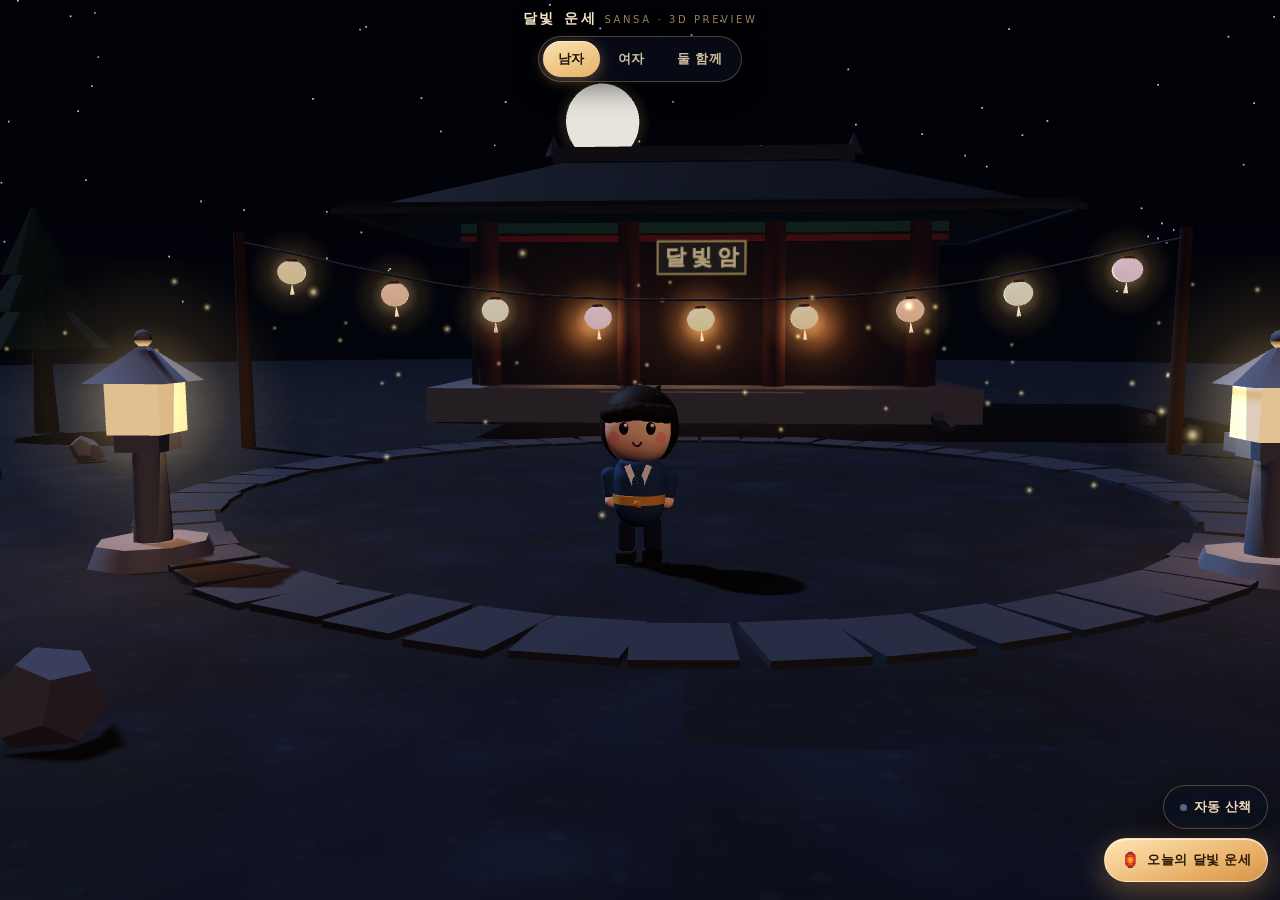
<file: index.html>
<!DOCTYPE html>
<html lang="ko">
<head>
<meta charset="utf-8" />
<meta name="viewport" content="width=device-width, initial-scale=1, maximum-scale=1, user-scalable=no, viewport-fit=cover" />
<meta name="theme-color" content="#070b18" />
<meta name="description" content="달빛 운세 — 고요한 산사 마당에서 남녀 캐릭터가 걷는 3D 미리보기" />
<title>🏮 달빛 운세 · 산사 마당 (3D 미리보기)</title>
<link rel="icon" href="data:image/svg+xml,%3Csvg xmlns='http://www.w3.org/2000/svg' viewBox='0 0 100 100'%3E%3Ctext y='.9em' font-size='90'%3E%F0%9F%8F%AE%3C/text%3E%3C/svg%3E" />
<style>
  :root{
    --gold:#f6d08a;
    --gold-deep:#e0a95f;
    --ink:#0a0f1e;
    --glass:rgba(12,17,32,.62);
    --line:rgba(246,208,138,.28);
  }
  *{box-sizing:border-box;-webkit-tap-highlight-color:transparent}
  html,body{height:100%;margin:0;overflow:hidden;background:#070b18;
    font-family:-apple-system,BlinkMacSystemFont,"Apple SD Gothic Neo","Malgun Gothic","Noto Sans KR",system-ui,sans-serif;
    color:#f2e8d5;user-select:none;-webkit-user-select:none;touch-action:none}
  #app{position:fixed;inset:0}
  canvas{display:block;width:100%;height:100%;outline:none}

  /* ── 로딩 ── */
  #loader{position:fixed;inset:0;display:flex;flex-direction:column;align-items:center;justify-content:center;
    gap:18px;background:radial-gradient(circle at 50% 35%,#1a2544 0%,#070b18 70%);z-index:60;transition:opacity .8s ease}
  #loader.hide{opacity:0;pointer-events:none}
  #loader .moon{width:74px;height:74px;border-radius:50%;
    background:radial-gradient(circle at 38% 34%,#fffdf2,#ffe9b8 55%,#e8c88a);
    box-shadow:0 0 40px 14px rgba(255,229,170,.35),0 0 120px 40px rgba(150,180,255,.18);
    animation:breathe 3.2s ease-in-out infinite}
  @keyframes breathe{0%,100%{transform:scale(1);opacity:.95}50%{transform:scale(1.06);opacity:1}}
  #loader p{margin:0;font-size:14px;letter-spacing:.22em;color:#d9c7a1}
  #loader small{font-size:11px;color:#7f8aa8;letter-spacing:.1em}

  /* ── 상단 바 ── */
  .topbar{position:fixed;top:0;left:0;right:0;padding:calc(10px + env(safe-area-inset-top)) 12px 0;
    display:flex;flex-direction:column;align-items:center;gap:8px;z-index:20;pointer-events:none}
  .brand{display:flex;align-items:baseline;gap:7px;font-size:14px;letter-spacing:.14em;
    color:#f7e7c6;text-shadow:0 2px 12px rgba(0,0,0,.7)}
  .brand b{font-weight:700;letter-spacing:.2em}
  .brand span{font-size:10px;letter-spacing:.26em;color:rgba(246,208,138,.62)}
  .seg{display:flex;gap:3px;padding:4px;border-radius:999px;background:var(--glass);
    border:1px solid var(--line);backdrop-filter:blur(14px);-webkit-backdrop-filter:blur(14px);
    box-shadow:0 8px 26px rgba(0,0,0,.45);pointer-events:auto}
  .seg button{appearance:none;border:0;background:transparent;color:#cdbf9f;font:inherit;font-size:13px;
    font-weight:600;letter-spacing:.02em;padding:9px 15px;border-radius:999px;cursor:pointer;
    transition:background .25s,color .25s,transform .12s;min-height:36px}
  .seg button:active{transform:scale(.96)}
  .seg button.on{background:linear-gradient(160deg,#fbe3b0,#e6b169);color:#241708;
    box-shadow:0 3px 14px rgba(240,180,106,.4),inset 0 1px 0 rgba(255,255,255,.6)}

  /* ── 우측 버튼 ── */
  .actions{position:fixed;right:12px;bottom:calc(18px + env(safe-area-inset-bottom));
    display:flex;flex-direction:column;align-items:flex-end;gap:9px;z-index:20}
  .pill{appearance:none;display:flex;align-items:center;gap:7px;border-radius:999px;
    padding:11px 16px;font:inherit;font-size:13px;font-weight:600;cursor:pointer;
    background:var(--glass);border:1px solid var(--line);color:#f0dcb8;
    backdrop-filter:blur(14px);-webkit-backdrop-filter:blur(14px);
    box-shadow:0 8px 24px rgba(0,0,0,.42);transition:transform .12s,background .25s;min-height:44px}
  .pill:active{transform:scale(.96)}
  .pill .dot{width:7px;height:7px;border-radius:50%;background:#5b6480;box-shadow:0 0 0 0 rgba(255,190,110,.5)}
  .pill.on{background:linear-gradient(160deg,rgba(120,90,40,.85),rgba(60,45,25,.85));
    border-color:rgba(255,206,128,.55);color:#ffe8bf}
  .pill.on .dot{background:#ffc271;box-shadow:0 0 10px 2px rgba(255,183,102,.75);animation:pulse 1.8s infinite}
  @keyframes pulse{50%{opacity:.45}}
  .pill.gold{background:linear-gradient(160deg,#ffe6b6,#e7ad62 70%,#d4934b);color:#2a1a07;
    border-color:rgba(255,238,205,.7);font-weight:800;letter-spacing:.03em;
    box-shadow:0 10px 30px rgba(226,160,80,.38),inset 0 1px 0 rgba(255,255,255,.65)}
  .pill.gold .ic{font-size:15px}

  /* ── 스틱 ── */
  #stick{position:fixed;left:16px;bottom:calc(20px + env(safe-area-inset-bottom));
    width:112px;height:112px;border-radius:50%;z-index:19;display:none;
    background:radial-gradient(circle,rgba(20,28,48,.55),rgba(10,14,26,.35));
    border:1px solid rgba(246,208,138,.22);backdrop-filter:blur(6px);
    touch-action:none;transition:opacity .3s}
  #stick.show{display:block}
  #stick .knob{position:absolute;left:50%;top:50%;width:48px;height:48px;margin:-24px 0 0 -24px;border-radius:50%;
    background:radial-gradient(circle at 38% 34%,#ffeccb,#d9a865);border:1px solid rgba(255,241,214,.6);
    box-shadow:0 6px 18px rgba(0,0,0,.5),0 0 22px rgba(240,190,120,.25);
    transition:transform .08s ease-out;pointer-events:none}
  #stick .lab{position:absolute;left:0;right:0;bottom:-19px;text-align:center;font-size:10px;
    letter-spacing:.14em;color:rgba(230,213,180,.5)}

  /* ── 힌트 ── */
  .hint{position:fixed;left:50%;top:calc(92px + env(safe-area-inset-top));transform:translateX(-50%);
    z-index:18;font-size:11px;letter-spacing:.02em;color:rgba(233,219,192,.62);
    background:rgba(8,12,24,.5);border:1px solid rgba(246,208,138,.13);border-radius:999px;
    padding:7px 14px;backdrop-filter:blur(8px);white-space:nowrap;pointer-events:none;
    transition:opacity .6s;max-width:90vw;overflow:hidden;text-overflow:ellipsis}
  .hint b{color:rgba(255,222,168,.9);font-weight:600}
  .hint.dim{opacity:0}

  /* ── 운세 모달 ── */
  .modal{position:fixed;inset:0;z-index:40;display:flex;align-items:center;justify-content:center;
    padding:18px;background:rgba(4,7,14,.62);backdrop-filter:blur(7px);-webkit-backdrop-filter:blur(7px);
    opacity:0;visibility:hidden;pointer-events:none;transition:opacity .35s,visibility .35s}
  .modal.open{opacity:1;visibility:visible;pointer-events:auto}
  .sheet{width:100%;max-width:390px;max-height:calc(100dvh - 36px);overflow-y:auto;overscroll-behavior:contain;
    border-radius:22px;padding:18px 16px calc(16px + env(safe-area-inset-bottom));
    background:linear-gradient(180deg,rgba(26,32,52,.97),rgba(11,15,27,.98));
    border:1px solid rgba(246,208,138,.3);box-shadow:0 26px 70px rgba(0,0,0,.65),inset 0 1px 0 rgba(255,255,255,.06);
    transform:translateY(16px) scale(.97);transition:transform .38s cubic-bezier(.2,.9,.25,1);touch-action:pan-y}
  .modal.open .sheet{transform:none}
  .sheet h2{margin:0;font-size:16px;letter-spacing:.1em;color:#ffe6b8;font-weight:700;text-align:center}
  .sheet .sub{margin:5px 0 14px;text-align:center;font-size:11px;letter-spacing:.16em;color:rgba(214,199,168,.55)}
  .zoo{display:grid;grid-template-columns:repeat(4,1fr);gap:7px}
  .zoo button{appearance:none;font:inherit;cursor:pointer;border-radius:13px;padding:9px 2px 8px;
    background:rgba(255,255,255,.045);border:1px solid rgba(246,208,138,.16);color:#e7d9bb;
    display:flex;flex-direction:column;align-items:center;gap:3px;transition:.2s}
  .zoo button:active{transform:scale(.95)}
  .zoo button .e{font-size:21px;line-height:1}
  .zoo button .n{font-size:11px;letter-spacing:.02em;color:#c9bb9d}
  .zoo button:hover{border-color:rgba(246,208,138,.5);background:rgba(255,215,150,.09)}

  .card{margin-top:12px;border-radius:18px;padding:20px 18px 18px;position:relative;overflow:hidden;
    background:linear-gradient(158deg,#fbf1d8,#f0dfb9 55%,#e6cfa2);color:#2a2114;
    box-shadow:0 16px 40px rgba(0,0,0,.5),inset 0 0 0 1px rgba(255,255,255,.6);display:none}
  .card.show{display:block;animation:cardIn .55s cubic-bezier(.2,.9,.25,1)}
  @keyframes cardIn{from{opacity:0;transform:translateY(14px) rotateX(8deg)}to{opacity:1;transform:none}}
  .card::after{content:"";position:absolute;inset:6px;border:1px solid rgba(120,88,40,.28);border-radius:13px;pointer-events:none}
  .card .moonmark{position:absolute;right:-16px;top:-18px;width:96px;height:96px;border-radius:50%;
    background:radial-gradient(circle at 40% 36%,rgba(255,250,230,.95),rgba(246,206,140,.35) 60%,transparent 70%)}
  .card .zodiac{font-size:33px;line-height:1;filter:drop-shadow(0 3px 5px rgba(120,80,30,.25))}
  .card .zname{font-size:13px;letter-spacing:.18em;color:#7a5a28;margin-top:6px;font-weight:700}
  .card .date{font-size:10px;letter-spacing:.14em;color:#9a7c4a;margin-top:2px}
  .card .line{font-size:16px;line-height:1.65;margin:14px 0 0;font-weight:700;letter-spacing:-.01em;word-break:keep-all}
  .card .advice{font-size:12px;line-height:1.7;margin:10px 0 0;color:#5b4a30;word-break:keep-all}
  .card .meta{display:flex;gap:8px;margin-top:15px;padding-top:12px;border-top:1px dashed rgba(120,88,40,.3);font-size:11px;color:#6b562f}
  .card .meta span{flex:1}
  .card .meta b{display:block;font-size:12px;color:#3a2c15;margin-top:2px;font-weight:700}
  .sheet .row{display:flex;gap:8px;margin-top:14px}
  .sheet .row button{flex:1;appearance:none;font:inherit;font-size:13px;font-weight:700;cursor:pointer;
    border-radius:12px;padding:12px;min-height:44px;transition:.15s}
  .sheet .row button:active{transform:scale(.97)}
  .btn-ghost{background:rgba(255,255,255,.06);border:1px solid rgba(246,208,138,.25);color:#e9d8b6}
  .btn-primary{background:linear-gradient(160deg,#ffe4b0,#e3a95d);border:1px solid rgba(255,240,210,.6);color:#2a1a07}

  .toast{position:fixed;left:50%;top:calc(132px + env(safe-area-inset-top));transform:translate(-50%,-8px);
    z-index:30;padding:9px 16px;border-radius:999px;font-size:12px;letter-spacing:.04em;
    background:rgba(18,24,42,.9);border:1px solid rgba(246,208,138,.3);color:#ffe6b8;
    opacity:0;transition:.35s;pointer-events:none;white-space:nowrap}
  .toast.show{opacity:1;transform:translate(-50%,0)}

  @media (max-height:560px){
    .brand{display:none}
    #stick{width:96px;height:96px}
  }
  @media (max-width:360px){
    .seg button{padding:9px 11px;font-size:12px}
    .pill{padding:10px 13px;font-size:12px}
  }
</style>
</head>
<body>
<div id="app"></div>

<div id="loader">
  <div class="moon"></div>
  <p>달빛을 밝히는 중</p>
  <small>산사 마당 · 3D 미리보기</small>
</div>

<div class="topbar">
  <div class="brand"><b>달빛 운세</b><span>SANSA · 3D PREVIEW</span></div>
  <div class="seg" id="seg">
    <button data-mode="boy" class="on">남자</button>
    <button data-mode="girl">여자</button>
    <button data-mode="both">둘 함께</button>
  </div>
</div>

<div class="actions">
  <button class="pill" id="strollBtn"><span class="dot"></span><span>자동 산책</span></button>
  <button class="pill gold" id="fortuneBtn"><span class="ic">🏮</span><span>오늘의 달빛 운세</span></button>
</div>

<div id="stick"><div class="knob"></div><div class="lab">이동</div></div>
<div class="hint" id="hint"><b>바닥</b>을 눌러 걸어가기 · <b>드래그</b>로 시점 · <b>WASD</b></div>
<div class="toast" id="toast"></div>

<div class="modal" id="modal">
  <div class="sheet" id="sheet">
    <h2>🏮 오늘의 달빛 운세</h2>
    <div class="sub" id="modalSub">띠를 고르면 달빛이 한 줄을 건넵니다</div>
    <div class="zoo" id="zoo"></div>
    <div class="card" id="card">
      <div class="moonmark"></div>
      <div class="zodiac" id="cZodiac">🐭</div>
      <div class="zname" id="cName">쥐띠</div>
      <div class="date" id="cDate"></div>
      <p class="line" id="cLine"></p>
      <p class="advice" id="cAdvice"></p>
      <div class="meta">
        <span>행운의 색<b id="cColor">은빛</b></span>
        <span>행운의 숫자<b id="cNum">7</b></span>
        <span>달빛 기운<b id="cPower">★★★☆☆</b></span>
      </div>
    </div>
    <div class="row">
      <button class="btn-ghost" id="closeBtn">닫기</button>
      <button class="btn-primary" id="againBtn">다시 뽑기</button>
    </div>
  </div>
</div>

<script type="module" src="./app.js?v=19"></script>
</body>
</html>
</file>
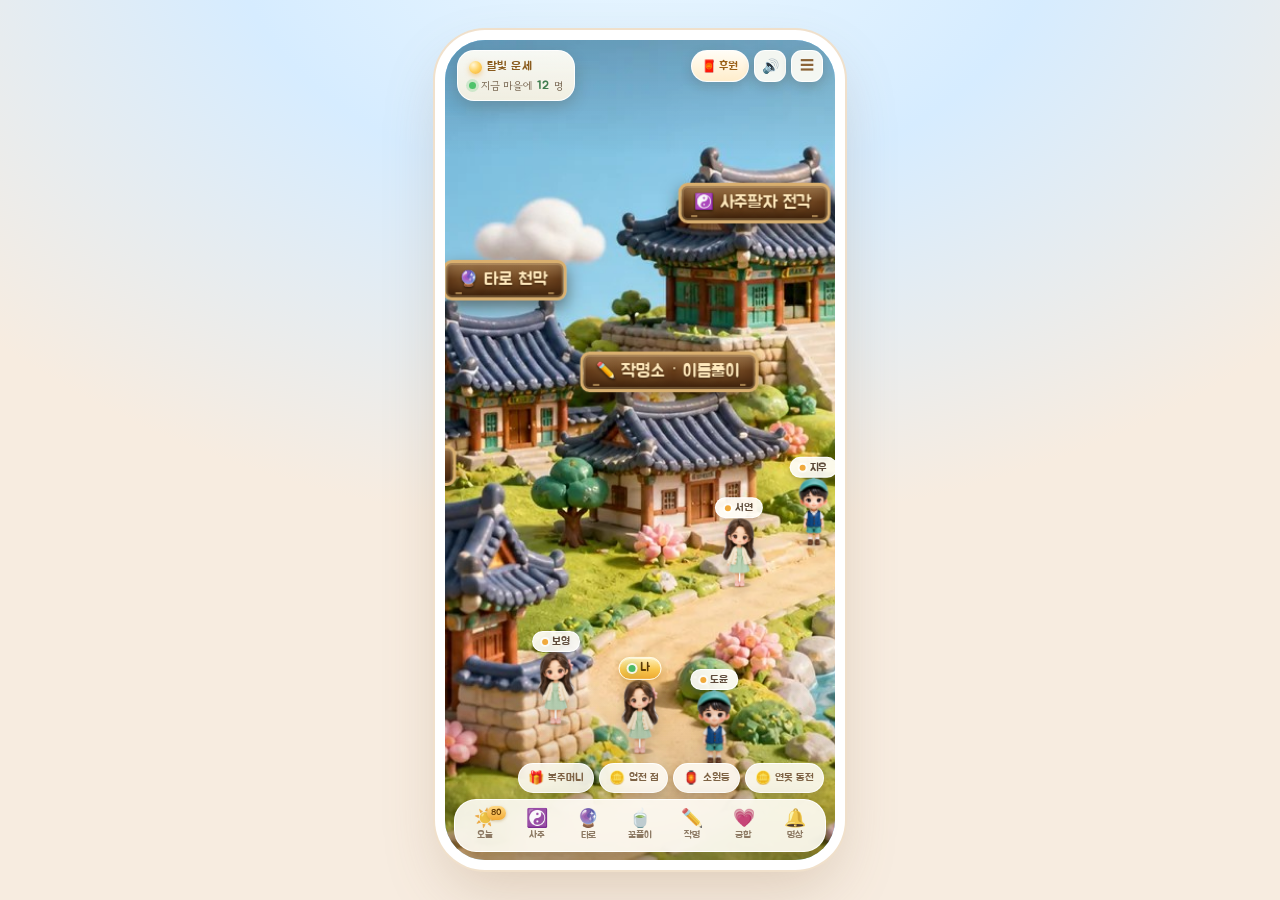
<file: app/index.html>
<!DOCTYPE html>
<html lang="ko">
<head>
<meta charset="utf-8">
<meta name="viewport" content="width=device-width, initial-scale=1, viewport-fit=cover, maximum-scale=1">
<meta name="theme-color" content="#bfe6ff">
<meta name="description" content="달빛 운세 마을 — 3D 마을을 걸어 다니며 오늘의 운세·사주·타로·궁합·작명·꿈풀이·명상까지 전부 무료. 마음이 닿으면 자율 복채로 마을을 가꿔 주세요.">
<meta name="apple-mobile-web-app-capable" content="yes">
<meta name="apple-mobile-web-app-status-bar-style" content="black-translucent">
<meta name="apple-mobile-web-app-title" content="달빛 운세">
<title>달빛 운세 마을 · 사주 · 타로 · 궁합 · 작명 · 꿈풀이</title>
<link rel="manifest" href="manifest.json">
<link rel="apple-touch-icon" href="assets/img/app-icon.png">
<link rel="stylesheet" href="assets/fonts/fonts.css">
<link rel="stylesheet" href="assets/css/app.css">
<link rel="stylesheet" href="assets/css/world.css">
<link rel="stylesheet" href="assets/css/saju-qa.css">
<link rel="stylesheet" href="assets/css/yard-games.css">
</head>
<body>
<div id="device">

  <!-- ============ 풀스크린 3D 마을 ============ -->
  <div class="world" id="world" aria-label="달빛 운세 마을">
    <div class="stage" id="stage">
      <img class="vbg" src="assets/img/village-bg-clay.jpg" alt="달빛 운세 마을 — 3D 클레이 마을">
      <div class="booths" id="booths"></div>
      <div class="actors" id="actors"></div>
    </div>
    <!-- 배경 하늘로 은은하게 떠오르는 풍등 (장식 · 클릭을 가로막지 않는다) -->
    <div class="sky-lanterns" id="skyLanterns" aria-hidden="true">
      <span class="sl" style="--x:8%;--b:38%;--w:26px;--d:44s;--dl:-6s;--o:.9"><i style="--sw:9px;--sd:6.4s"></i></span>
      <span class="sl" style="--x:21%;--b:46%;--w:23px;--d:53s;--dl:-31s;--o:.78"><i style="--sw:7px;--sd:7.8s"></i></span>
      <span class="sl" style="--x:35%;--b:34%;--w:30px;--d:40s;--dl:-17s;--o:.95"><i style="--sw:11px;--sd:5.6s"></i></span>
      <span class="sl" style="--x:51%;--b:43%;--w:23px;--d:48s;--dl:-39s;--o:.82"><i style="--sw:8px;--sd:7.0s"></i></span>
      <span class="sl" style="--x:65%;--b:36%;--w:28px;--d:42s;--dl:-12s;--o:.92"><i style="--sw:10px;--sd:6.0s"></i></span>
      <span class="sl" style="--x:79%;--b:47%;--w:18px;--d:56s;--dl:-44s;--o:.75"><i style="--sw:6px;--sd:8.4s"></i></span>
      <span class="sl" style="--x:92%;--b:40%;--w:24px;--d:46s;--dl:-25s;--o:.86"><i style="--sw:9px;--sd:7.2s"></i></span>
    </div>
    <div class="fx" id="fx"></div>
    <div class="world-labels" id="worldLabels"></div>
  </div>

  <!-- ============ 상단 HUD ============ -->
  <header class="hud-top">
    <div class="hud-left">
      <div class="hud-card" id="hudCard">
        <div class="hud-brand"><span class="dot"></span>달빛 운세</div>
        <button class="hud-count" id="hudCount" type="button" aria-label="지금 마을에 있는 사람 보기">
          <span class="live"></span>지금 마을에 <b id="hudCountNum">12</b>명
        </button>
      </div>
      <button class="hud-back" id="hudBack" type="button" hidden>🏠 마을</button>
    </div>
    <div class="hud-right">
      <button class="donate-btn" id="btnDonate">🧧 후원</button>
      <button class="icon-btn" id="btnSound" aria-label="배경음 끄기">🔊</button>
      <button class="icon-btn" id="btnSettings" aria-label="설정">☰</button>
    </div>
  </header>

  <div class="world-greet" id="worldGreet"></div>

  <div class="walk-hint" id="walkHint" hidden><span class="sp"></span><span id="walkHintText"></span></div>

  <!-- ============ 하단 HUD ============ -->
  <div class="hud-bottom" id="hudBottom">
    <div class="yard-row">
      <button class="yard-btn" type="button" data-play="bag"><span>🎁</span><b>복주머니</b></button>
      <button class="yard-btn" type="button" data-play="coin"><span>🪙</span><b>엽전 점</b></button>
      <button class="yard-btn" type="button" data-play="wish"><span>🏮</span><b>소원등</b></button>
      <button class="yard-btn" type="button" data-play="pond"><span>🪙</span><b>연못 동전</b></button>
    </div>
    <nav class="dock" id="dock" aria-label="마을 부스">
      <button type="button" data-tab="today"><span class="ic">☀️</span><b>오늘</b><i class="badge" id="dockScore">76</i></button>
      <button type="button" data-tab="saju"><span class="ic">☯️</span><b>사주</b></button>
      <button type="button" data-tab="tarot"><span class="ic">🔮</span><b>타로</b></button>
      <button type="button" data-tab="dream"><span class="ic">🍵</span><b>꿈풀이</b></button>
      <button type="button" data-tab="naming"><span class="ic">✏️</span><b>작명</b></button>
      <button type="button" data-tab="gungap"><span class="ic">💗</span><b>궁합</b></button>
      <button type="button" data-tab="meditation"><span class="ic">🔔</span><b>명상</b></button>
    </nav>
  </div>

  <aside class="v-play yard-panel" id="yardPanel" hidden></aside>

  <!-- ============ 방 바텀시트 ============ -->
  <section class="room" id="room" aria-hidden="true">
    <div class="room-grab"><span></span></div>
    <div class="room-body" id="roomBody">
      <div class="screen hidden" id="screen-today"></div>
      <div class="screen hidden" id="screen-saju"></div>
      <div class="screen hidden" id="screen-tarot"></div>
      <div class="screen hidden" id="screen-gungap"></div>
      <div class="screen hidden" id="screen-naming"></div>
      <div class="screen hidden" id="screen-dream"></div>
      <div class="screen hidden" id="screen-meditation"></div>
    </div>
  </section>

  <div class="overlay" id="overlay"><div class="sheet" id="sheetBody"></div></div>
  <div class="toast" id="toast"></div>

  <div class="loading-veil" id="loading">
    <div>
      <div class="ring"></div>
      <div class="t">계산하고 있어요</div>
      <div class="s">잠시만 기다려 주세요</div>
    </div>
  </div>
</div>

<script src="assets/data/lunar-table.js"></script>
<script src="assets/data/tarot.js"></script>
<script src="assets/data/hanja.js"></script>
<script src="assets/js/config.js"></script>
<script src="assets/js/engine.js"></script>
<script src="assets/js/content.js"></script>
<script src="assets/js/naming.js"></script>
<script src="assets/js/audio.js"></script>
<script src="assets/js/bgm.js"></script>
<script src="assets/js/meditation.js"></script>
<script src="assets/js/meditation-voice.js"></script>
<script src="assets/js/village.js"></script>
<script src="assets/js/path_graph.js"></script>
<script src="assets/js/world2d.js"></script>
<script src="assets/js/app.js"></script>
<script src="assets/js/saju-qa.js"></script>
<!-- 마당 놀이 게임화(복주머니 복 카드 · 소원등 글씨 · 연못 동전 힘 조절) : app.js 뒤에 붙는다 -->
<script src="assets/js/yard-games.js"></script>
</body>
</html>
</file>
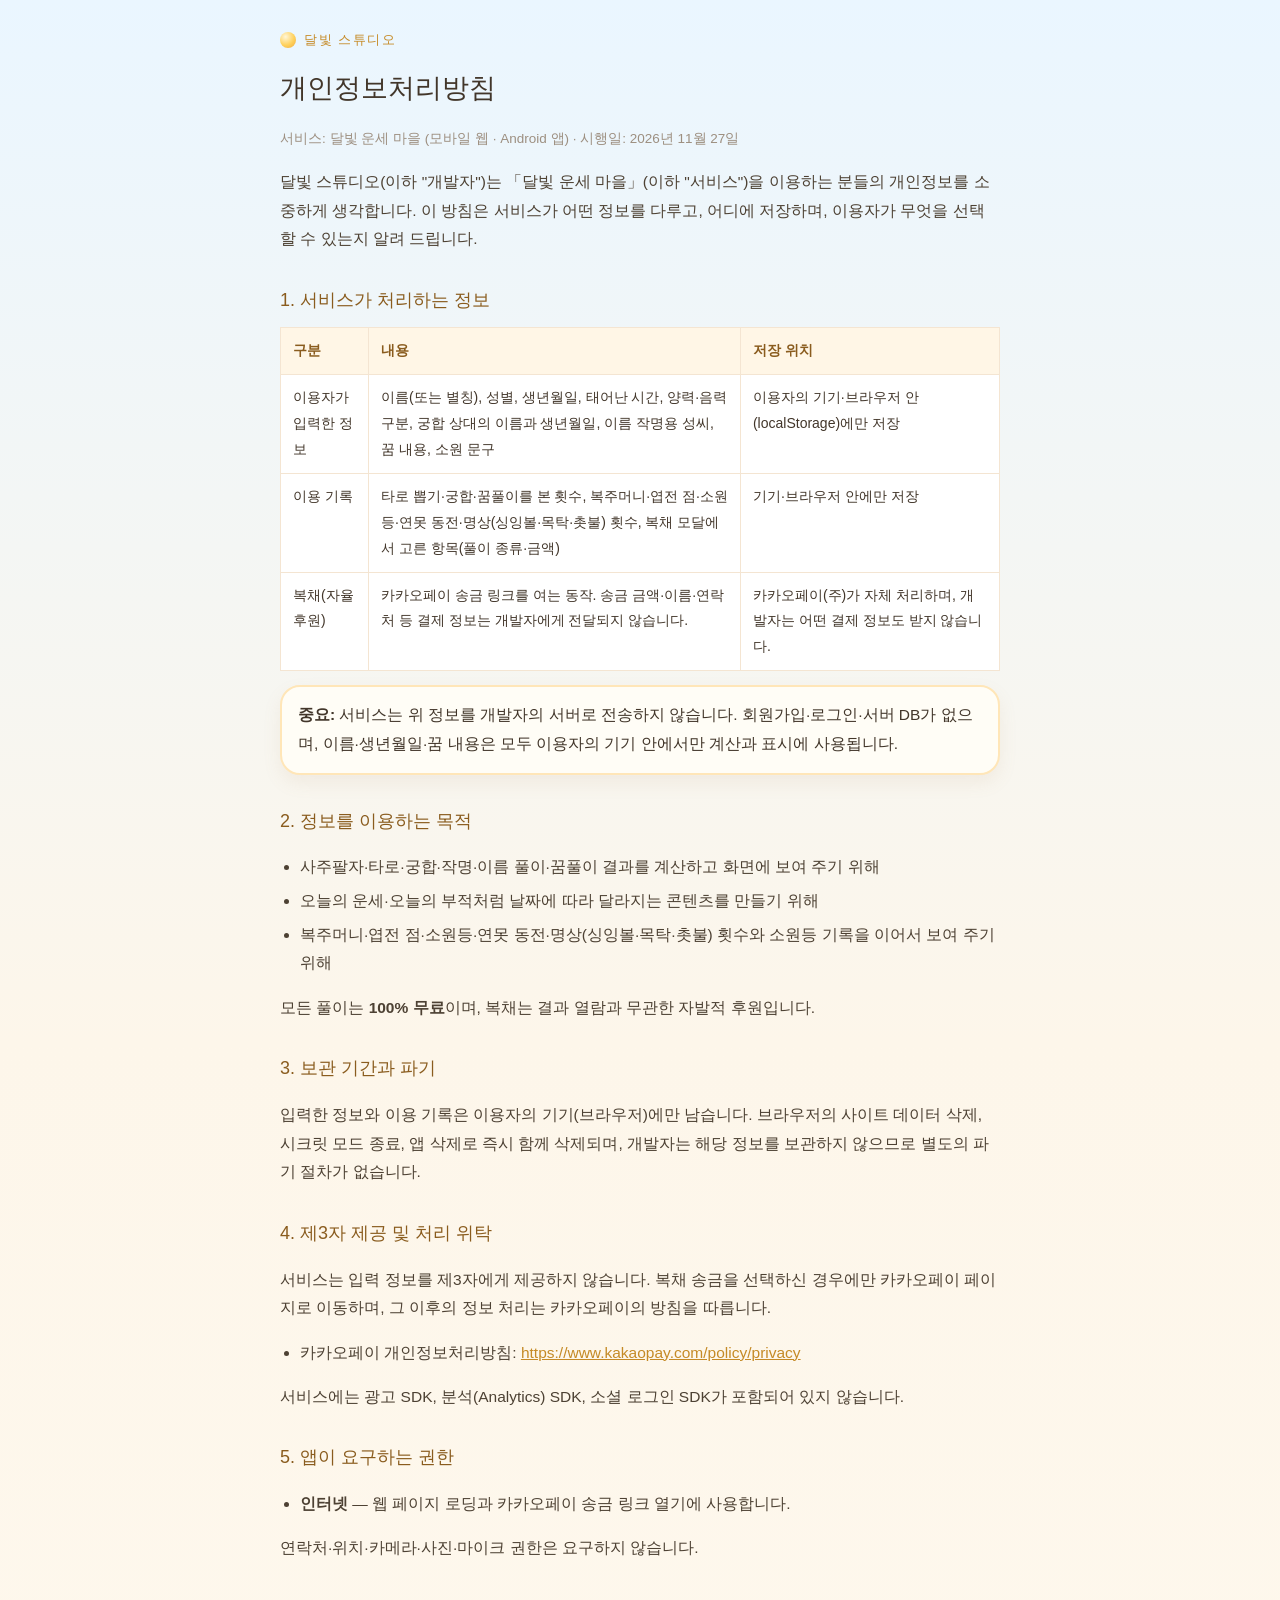
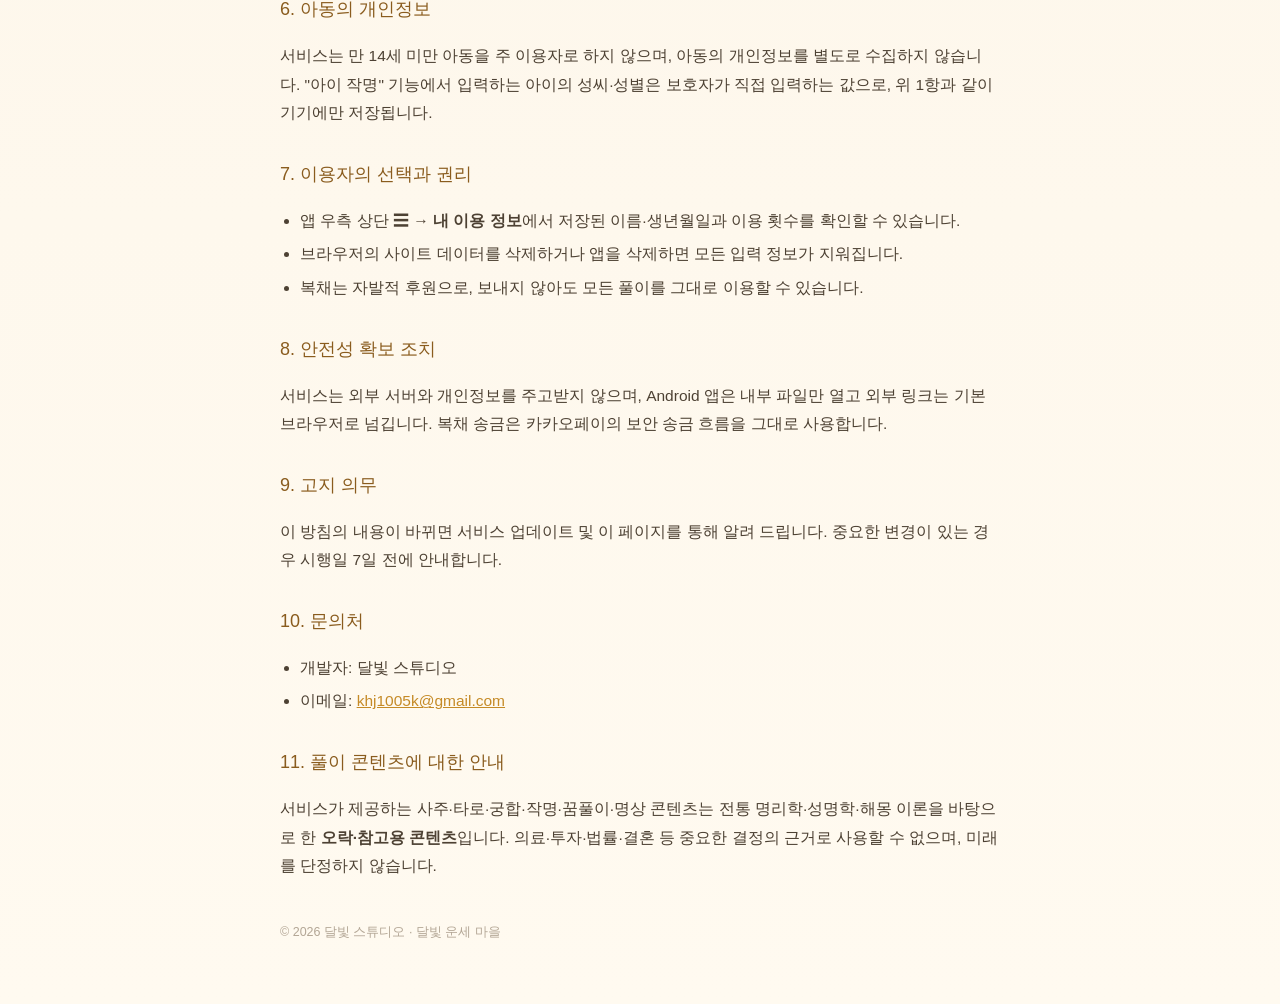
<file: app/privacy_policy.html>
<!DOCTYPE html>
<html lang="ko">
<head>
<meta charset="utf-8">
<meta name="viewport" content="width=device-width, initial-scale=1">
<meta name="theme-color" content="#fffaf0">
<title>달빛 운세 개인정보처리방침</title>
<style>
  :root { --ink:#42362a; --muted:#9d8f80; --gold:#c58a26; --line:#f1e2cf; }
  * { box-sizing: border-box; }
  body {
    margin: 0; padding: 28px 18px 60px;
    background: linear-gradient(180deg, #eaf6ff 0%, #fdf6ea 40%, #fffaf0 100%);
    color: var(--ink);
    font-family: "Gowun Dodum", "Malgun Gothic", -apple-system, sans-serif;
    font-size: 15.5px; line-height: 1.85;
  }
  .wrap { max-width: 720px; margin: 0 auto; }
  .brand { display:flex; align-items:center; gap:8px; color: var(--gold); letter-spacing:.12em; font-size:13px; }
  .brand i { width:16px; height:16px; border-radius:50%; background: radial-gradient(circle at 35% 30%, #fff6d8, #ffd15c 55%, #f0a93c); display:inline-block; }
  h1 { font-family: "Jua", "Malgun Gothic", sans-serif; font-weight: 400; font-size: 27px; margin: 12px 0 6px; }
  h2 { font-family: "Jua", "Malgun Gothic", sans-serif; font-weight: 400; font-size: 18px; margin: 30px 0 8px; color: #8a5c1e; }
  p, li { color: #4d4133; }
  .meta { color: var(--muted); font-size: 13.5px; }
  ul { padding-left: 20px; }
  li { margin: 5px 0; }
  table { width: 100%; border-collapse: collapse; margin-top: 10px; font-size: 14px; }
  th, td { border: 1.5px solid #f4e5d2; padding: 10px 12px; text-align: left; vertical-align: top; background: #fff; }
  th { background: #fff6e6; color: #8a5c1e; font-weight: 600; }
  .box { border: 2px solid #ffe6b8; border-radius: 20px; padding: 14px 16px; background: #fffdf6; margin-top: 14px; box-shadow: 0 8px 18px rgba(178,140,96,.10); }
  a { color: var(--gold); }
  footer { margin-top: 40px; color: #b3a695; font-size: 12.5px; }
</style>
</head>
<body>
<div class="wrap">
  <div class="brand"><i></i>달빛 스튜디오</div>
  <h1>개인정보처리방침</h1>
  <p class="meta">서비스: 달빛 운세 마을 (모바일 웹 · Android 앱) · 시행일: 2026년 11월 27일</p>

  <p>달빛 스튜디오(이하 "개발자")는 「달빛 운세 마을」(이하 "서비스")을 이용하는 분들의 개인정보를 소중하게 생각합니다. 이 방침은 서비스가 어떤 정보를 다루고, 어디에 저장하며, 이용자가 무엇을 선택할 수 있는지 알려 드립니다.</p>

  <h2>1. 서비스가 처리하는 정보</h2>
  <table>
    <tr><th>구분</th><th>내용</th><th>저장 위치</th></tr>
    <tr>
      <td>이용자가 입력한 정보</td>
      <td>이름(또는 별칭), 성별, 생년월일, 태어난 시간, 양력·음력 구분, 궁합 상대의 이름과 생년월일, 이름 작명용 성씨, 꿈 내용, 소원 문구</td>
      <td>이용자의 기기·브라우저 안(localStorage)에만 저장</td>
    </tr>
    <tr>
      <td>이용 기록</td>
      <td>타로 뽑기·궁합·꿈풀이를 본 횟수, 복주머니·엽전 점·소원등·연못 동전·명상(싱잉볼·목탁·촛불) 횟수, 복채 모달에서 고른 항목(풀이 종류·금액)</td>
      <td>기기·브라우저 안에만 저장</td>
    </tr>
    <tr>
      <td>복채(자율 후원)</td>
      <td>카카오페이 송금 링크를 여는 동작. 송금 금액·이름·연락처 등 결제 정보는 개발자에게 전달되지 않습니다.</td>
      <td>카카오페이(주)가 자체 처리하며, 개발자는 어떤 결제 정보도 받지 않습니다.</td>
    </tr>
  </table>

  <div class="box">
    <strong>중요:</strong> 서비스는 위 정보를 개발자의 서버로 전송하지 않습니다. 회원가입·로그인·서버 DB가 없으며, 이름·생년월일·꿈 내용은 모두 이용자의 기기 안에서만 계산과 표시에 사용됩니다.
  </div>

  <h2>2. 정보를 이용하는 목적</h2>
  <ul>
    <li>사주팔자·타로·궁합·작명·이름 풀이·꿈풀이 결과를 계산하고 화면에 보여 주기 위해</li>
    <li>오늘의 운세·오늘의 부적처럼 날짜에 따라 달라지는 콘텐츠를 만들기 위해</li>
    <li>복주머니·엽전 점·소원등·연못 동전·명상(싱잉볼·목탁·촛불) 횟수와 소원등 기록을 이어서 보여 주기 위해</li>
  </ul>
  <p>모든 풀이는 <strong>100% 무료</strong>이며, 복채는 결과 열람과 무관한 자발적 후원입니다.</p>

  <h2>3. 보관 기간과 파기</h2>
  <p>입력한 정보와 이용 기록은 이용자의 기기(브라우저)에만 남습니다. 브라우저의 사이트 데이터 삭제, 시크릿 모드 종료, 앱 삭제로 즉시 함께 삭제되며, 개발자는 해당 정보를 보관하지 않으므로 별도의 파기 절차가 없습니다.</p>

  <h2>4. 제3자 제공 및 처리 위탁</h2>
  <p>서비스는 입력 정보를 제3자에게 제공하지 않습니다. 복채 송금을 선택하신 경우에만 카카오페이 페이지로 이동하며, 그 이후의 정보 처리는 카카오페이의 방침을 따릅니다.</p>
  <ul>
    <li>카카오페이 개인정보처리방침: <a href="https://www.kakaopay.com/policy/privacy" target="_blank" rel="noopener">https://www.kakaopay.com/policy/privacy</a></li>
  </ul>
  <p>서비스에는 광고 SDK, 분석(Analytics) SDK, 소셜 로그인 SDK가 포함되어 있지 않습니다.</p>

  <h2>5. 앱이 요구하는 권한</h2>
  <ul>
    <li><strong>인터넷</strong> — 웹 페이지 로딩과 카카오페이 송금 링크 열기에 사용합니다.</li>
  </ul>
  <p>연락처·위치·카메라·사진·마이크 권한은 요구하지 않습니다.</p>

  <h2>6. 아동의 개인정보</h2>
  <p>서비스는 만 14세 미만 아동을 주 이용자로 하지 않으며, 아동의 개인정보를 별도로 수집하지 않습니다. "아이 작명" 기능에서 입력하는 아이의 성씨·성별은 보호자가 직접 입력하는 값으로, 위 1항과 같이 기기에만 저장됩니다.</p>

  <h2>7. 이용자의 선택과 권리</h2>
  <ul>
    <li>앱 우측 상단 ☰ → <strong>내 이용 정보</strong>에서 저장된 이름·생년월일과 이용 횟수를 확인할 수 있습니다.</li>
    <li>브라우저의 사이트 데이터를 삭제하거나 앱을 삭제하면 모든 입력 정보가 지워집니다.</li>
    <li>복채는 자발적 후원으로, 보내지 않아도 모든 풀이를 그대로 이용할 수 있습니다.</li>
  </ul>

  <h2>8. 안전성 확보 조치</h2>
  <p>서비스는 외부 서버와 개인정보를 주고받지 않으며, Android 앱은 내부 파일만 열고 외부 링크는 기본 브라우저로 넘깁니다. 복채 송금은 카카오페이의 보안 송금 흐름을 그대로 사용합니다.</p>

  <h2>9. 고지 의무</h2>
  <p>이 방침의 내용이 바뀌면 서비스 업데이트 및 이 페이지를 통해 알려 드립니다. 중요한 변경이 있는 경우 시행일 7일 전에 안내합니다.</p>

  <h2>10. 문의처</h2>
  <ul>
    <li>개발자: 달빛 스튜디오</li>
    <li>이메일: <a href="mailto:khj1005k@gmail.com">khj1005k@gmail.com</a></li>
  </ul>

  <h2>11. 풀이 콘텐츠에 대한 안내</h2>
  <p>서비스가 제공하는 사주·타로·궁합·작명·꿈풀이·명상 콘텐츠는 전통 명리학·성명학·해몽 이론을 바탕으로 한 <strong>오락·참고용 콘텐츠</strong>입니다. 의료·투자·법률·결혼 등 중요한 결정의 근거로 사용할 수 없으며, 미래를 단정하지 않습니다.</p>

  <footer>© 2026 달빛 스튜디오 · 달빛 운세 마을</footer>
</div>
</body>
</html>
</file>
<file: app/assets/fonts/fonts.css>
@font-face {
  font-family: 'Jua';
  font-style: normal;
  font-weight: 400;
  font-display: swap;
  src: url(Jua-001.woff2) format('woff2');
  unicode-range: U+d723-d728, U+d72a-d733, U+d735-d748, U+d74a-d74f, U+d752-d753, U+d755-d757, U+d75a-d75f, U+d762-d764, U+d766-d768, U+d76a-d76b, U+d76d-d76f, U+d771-d787, U+d789-d78b, U+d78d-d78f, U+d791-d797, U+d79a, U+d79c, U+d79e-d7a3, U+f900-f909, U+f90b-f92e;
}
@font-face {
  font-family: 'Jua';
  font-style: normal;
  font-weight: 400;
  font-display: swap;
  src: url(Jua-002.woff2) format('woff2');
  unicode-range: U+d679-d68b, U+d68e-d69e, U+d6a0, U+d6a2-d6a7, U+d6a9-d6c3, U+d6c6-d6c7, U+d6c9-d6cb, U+d6cd-d6d3, U+d6d5-d6d6, U+d6d8-d6e3, U+d6e5-d6e7, U+d6e9-d6fb, U+d6fd-d717, U+d719-d71f, U+d721-d722;
}
@font-face {
  font-family: 'Jua';
  font-style: normal;
  font-weight: 400;
  font-display: swap;
  src: url(Jua-003.woff2) format('woff2');
  unicode-range: U+d5bc-d5c7, U+d5ca-d5cb, U+d5cd-d5cf, U+d5d1-d5d7, U+d5d9-d5da, U+d5dc, U+d5de-d5e3, U+d5e6-d5e7, U+d5e9-d5eb, U+d5ed-d5f6, U+d5f8, U+d5fa-d5ff, U+d602-d603, U+d605-d607, U+d609-d60f, U+d612-d613, U+d616-d61b, U+d61d-d637, U+d63a-d63b, U+d63d-d63f, U+d641-d647, U+d64a-d64c, U+d64e-d653, U+d656-d657, U+d659-d65b, U+d65d-d666, U+d668, U+d66a-d678;
}
@font-face {
  font-family: 'Jua';
  font-style: normal;
  font-weight: 400;
  font-display: swap;
  src: url(Jua-004.woff2) format('woff2');
  unicode-range: U+d507, U+d509-d50b, U+d50d-d513, U+d515-d53b, U+d53e-d53f, U+d541-d543, U+d545-d54c, U+d54e, U+d550, U+d552-d557, U+d55a-d55b, U+d55d-d55f, U+d561-d564, U+d566-d567, U+d56a, U+d56c, U+d56e-d573, U+d576-d577, U+d579-d583, U+d585-d586, U+d58a-d5a4, U+d5a6-d5bb;
}
@font-face {
  font-family: 'Jua';
  font-style: normal;
  font-weight: 400;
  font-display: swap;
  src: url(Jua-005.woff2) format('woff2');
  unicode-range: U+d464-d477, U+d47a-d47b, U+d47d-d47f, U+d481-d487, U+d489-d48a, U+d48c, U+d48e-d4e7, U+d4e9-d503, U+d505-d506;
}
@font-face {
  font-family: 'Jua';
  font-style: normal;
  font-weight: 400;
  font-display: swap;
  src: url(Jua-006.woff2) format('woff2');
  unicode-range: U+d3bf-d3c7, U+d3ca-d3cf, U+d3d1-d3eb, U+d3ee-d3ef, U+d3f1-d3f3, U+d3f5-d3fb, U+d3fd-d400, U+d402-d45b, U+d45d-d463;
}
@font-face {
  font-family: 'Jua';
  font-style: normal;
  font-weight: 400;
  font-display: swap;
  src: url(Jua-007.woff2) format('woff2');
  unicode-range: U+d2ff, U+d302-d304, U+d306-d30b, U+d30f, U+d311-d313, U+d315-d31b, U+d31e, U+d322-d324, U+d326-d327, U+d32a-d32b, U+d32d-d32f, U+d331-d337, U+d339-d33c, U+d33e-d37b, U+d37e-d37f, U+d381-d383, U+d385-d38b, U+d38e-d390, U+d392-d397, U+d39a-d39b, U+d39d-d39f, U+d3a1-d3a7, U+d3a9-d3aa, U+d3ac, U+d3ae-d3b3, U+d3b5-d3b7, U+d3b9-d3bb, U+d3bd-d3be;
}
@font-face {
  font-family: 'Jua';
  font-style: normal;
  font-weight: 400;
  font-display: swap;
  src: url(Jua-008.woff2) format('woff2');
  unicode-range: U+d257-d27f, U+d281-d29b, U+d29d-d29f, U+d2a1-d2ab, U+d2ad-d2b7, U+d2ba-d2bb, U+d2bd-d2bf, U+d2c1-d2c7, U+d2c9-d2ef, U+d2f2-d2f3, U+d2f5-d2f7, U+d2f9-d2fe;
}
@font-face {
  font-family: 'Jua';
  font-style: normal;
  font-weight: 400;
  font-display: swap;
  src: url(Jua-009.woff2) format('woff2');
  unicode-range: U+d1b4, U+d1b6-d1f3, U+d1f5-d22b, U+d22e-d22f, U+d231-d233, U+d235-d23b, U+d23d-d240, U+d242-d256;
}
@font-face {
  font-family: 'Jua';
  font-style: normal;
  font-weight: 400;
  font-display: swap;
  src: url(Jua-010.woff2) format('woff2');
  unicode-range: U+d105-d12f, U+d132-d133, U+d135-d137, U+d139-d13f, U+d141-d142, U+d144, U+d146-d14b, U+d14e-d14f, U+d151-d153, U+d155-d15b, U+d15e-d187, U+d189-d19f, U+d1a2-d1a3, U+d1a5-d1a7, U+d1a9-d1af, U+d1b2-d1b3;
}
@font-face {
  font-family: 'Jua';
  font-style: normal;
  font-weight: 400;
  font-display: swap;
  src: url(Jua-011.woff2) format('woff2');
  unicode-range: U+d04b-d04f, U+d051-d057, U+d059-d06b, U+d06d-d06f, U+d071-d073, U+d075-d07b, U+d07e-d0a3, U+d0a6-d0a7, U+d0a9-d0ab, U+d0ad-d0b3, U+d0b6, U+d0b8, U+d0ba-d0bf, U+d0c2-d0c3, U+d0c5-d0c7, U+d0c9-d0cf, U+d0d2, U+d0d6-d0db, U+d0de-d0df, U+d0e1-d0e3, U+d0e5-d0eb, U+d0ee-d0f0, U+d0f2-d104;
}
@font-face {
  font-family: 'Jua';
  font-style: normal;
  font-weight: 400;
  font-display: swap;
  src: url(Jua-012.woff2) format('woff2');
  unicode-range: U+cfa2-cfc3, U+cfc5-cfdf, U+cfe2-cfe3, U+cfe5-cfe7, U+cfe9-cff4, U+cff6-cffb, U+cffd-cfff, U+d001-d003, U+d005-d017, U+d019-d033, U+d036-d037, U+d039-d03b, U+d03d-d04a;
}
@font-face {
  font-family: 'Jua';
  font-style: normal;
  font-weight: 400;
  font-display: swap;
  src: url(Jua-013.woff2) format('woff2');
  unicode-range: U+cef0-cef3, U+cef6, U+cef9-ceff, U+cf01-cf03, U+cf05-cf07, U+cf09-cf0f, U+cf11-cf12, U+cf14-cf1b, U+cf1d-cf1f, U+cf21-cf2f, U+cf31-cf53, U+cf56-cf57, U+cf59-cf5b, U+cf5d-cf63, U+cf66, U+cf68, U+cf6a-cf6f, U+cf71-cf84, U+cf86-cf8b, U+cf8d-cfa1;
}
@font-face {
  font-family: 'Jua';
  font-style: normal;
  font-weight: 400;
  font-display: swap;
  src: url(Jua-014.woff2) format('woff2');
  unicode-range: U+ce3c-ce57, U+ce5a-ce5b, U+ce5d-ce5f, U+ce61-ce67, U+ce6a, U+ce6c, U+ce6e-ce73, U+ce76-ce77, U+ce79-ce7b, U+ce7d-ce83, U+ce85-ce88, U+ce8a-ce8f, U+ce91-ce93, U+ce95-ce97, U+ce99-ce9f, U+cea2, U+cea4-ceab, U+cead-cee3, U+cee6-cee7, U+cee9-ceeb, U+ceed-ceef;
}
@font-face {
  font-family: 'Jua';
  font-style: normal;
  font-weight: 400;
  font-display: swap;
  src: url(Jua-015.woff2) format('woff2');
  unicode-range: U+cd92-cd93, U+cd96-cd97, U+cd99-cd9b, U+cd9d-cda3, U+cda6-cda8, U+cdaa-cdaf, U+cdb1-cdc3, U+cdc5-cdcb, U+cdcd-cde7, U+cde9-ce03, U+ce05-ce1f, U+ce22-ce34, U+ce36-ce3b;
}
@font-face {
  font-family: 'Jua';
  font-style: normal;
  font-weight: 400;
  font-display: swap;
  src: url(Jua-016.woff2) format('woff2');
  unicode-range: U+ccef-cd07, U+cd0a-cd0b, U+cd0d-cd1a, U+cd1c, U+cd1e-cd2b, U+cd2d-cd5b, U+cd5d-cd77, U+cd79-cd91;
}
@font-face {
  font-family: 'Jua';
  font-style: normal;
  font-weight: 400;
  font-display: swap;
  src: url(Jua-017.woff2) format('woff2');
  unicode-range: U+cc3f-cc43, U+cc46-cc47, U+cc49-cc4b, U+cc4d-cc53, U+cc55-cc58, U+cc5a-cc5f, U+cc61-cc97, U+cc9a-cc9b, U+cc9d-cc9f, U+cca1-cca7, U+ccaa, U+ccac, U+ccae-ccb3, U+ccb6-ccb7, U+ccb9-ccbb, U+ccbd-cccf, U+ccd1-cce3, U+cce5-ccee;
}
@font-face {
  font-family: 'Jua';
  font-style: normal;
  font-weight: 400;
  font-display: swap;
  src: url(Jua-018.woff2) format('woff2');
  unicode-range: U+cb91-cbd3, U+cbd5-cbe3, U+cbe5-cc0b, U+cc0e-cc0f, U+cc11-cc13, U+cc15-cc1b, U+cc1d-cc20, U+cc23-cc27, U+cc2a-cc2b, U+cc2d, U+cc2f, U+cc31-cc37, U+cc3a, U+cc3c;
}
@font-face {
  font-family: 'Jua';
  font-style: normal;
  font-weight: 400;
  font-display: swap;
  src: url(Jua-019.woff2) format('woff2');
  unicode-range: U+caf4-cb47, U+cb4a-cb90;
}
@font-face {
  font-family: 'Jua';
  font-style: normal;
  font-weight: 400;
  font-display: swap;
  src: url(Jua-020.woff2) format('woff2');
  unicode-range: U+ca4a-ca4b, U+ca4e-ca4f, U+ca51-ca53, U+ca55-ca5b, U+ca5d-ca60, U+ca62-ca83, U+ca85-cabb, U+cabe-cabf, U+cac1-cac3, U+cac5-cacb, U+cacd-cad0, U+cad2, U+cad4-cad8, U+cada-caf3;
}
@font-face {
  font-family: 'Jua';
  font-style: normal;
  font-weight: 400;
  font-display: swap;
  src: url(Jua-021.woff2) format('woff2');
  unicode-range: U+c996-c997, U+c99a-c99c, U+c99e-c9bf, U+c9c2-c9c3, U+c9c5-c9c7, U+c9c9-c9cf, U+c9d2, U+c9d4, U+c9d7-c9d8, U+c9db, U+c9de-c9df, U+c9e1-c9e3, U+c9e5-c9e6, U+c9e8-c9eb, U+c9ee-c9f0, U+c9f2-c9f7, U+c9f9-ca0b, U+ca0d-ca28, U+ca2a-ca49;
}
@font-face {
  font-family: 'Jua';
  font-style: normal;
  font-weight: 400;
  font-display: swap;
  src: url(Jua-022.woff2) format('woff2');
  unicode-range: U+c8e9-c8f4, U+c8f6-c8fb, U+c8fe-c8ff, U+c901-c903, U+c905-c90b, U+c90e-c910, U+c912-c917, U+c919-c92b, U+c92d-c94f, U+c951-c953, U+c955-c96b, U+c96d-c973, U+c975-c987, U+c98a-c98b, U+c98d-c98f, U+c991-c995;
}
@font-face {
  font-family: 'Jua';
  font-style: normal;
  font-weight: 400;
  font-display: swap;
  src: url(Jua-023.woff2) format('woff2');
  unicode-range: U+c841-c84b, U+c84d-c86f, U+c872-c873, U+c875-c877, U+c879-c87f, U+c882-c884, U+c887-c88a, U+c88d-c8c3, U+c8c5-c8df, U+c8e1-c8e8;
}
@font-face {
  font-family: 'Jua';
  font-style: normal;
  font-weight: 400;
  font-display: swap;
  src: url(Jua-024.woff2) format('woff2');
  unicode-range: U+c779-c77b, U+c77e-c782, U+c786, U+c78b, U+c78d, U+c78f, U+c792-c793, U+c795, U+c797, U+c799-c79f, U+c7a2, U+c7a7-c7ab, U+c7ae-c7bb, U+c7bd-c7c0, U+c7c2-c7c7, U+c7c9-c7dc, U+c7de-c7ff, U+c802-c803, U+c805-c807, U+c809, U+c80b-c80f, U+c812, U+c814, U+c817-c81b, U+c81e-c81f, U+c821-c823, U+c825-c82e, U+c830-c837, U+c839-c83b, U+c83d-c840;
}
@font-face {
  font-family: 'Jua';
  font-style: normal;
  font-weight: 400;
  font-display: swap;
  src: url(Jua-025.woff2) format('woff2');
  unicode-range: U+c6bb-c6bf, U+c6c2, U+c6c4, U+c6c6-c6cb, U+c6ce-c6cf, U+c6d1-c6d3, U+c6d5-c6db, U+c6dd-c6df, U+c6e1-c6e7, U+c6e9-c6eb, U+c6ed-c6ef, U+c6f1-c6f8, U+c6fa-c703, U+c705-c707, U+c709-c70b, U+c70d-c716, U+c718, U+c71a-c71f, U+c722-c723, U+c725-c727, U+c729-c734, U+c736-c73b, U+c73e-c73f, U+c741-c743, U+c745-c74b, U+c74e-c750, U+c752-c757, U+c759-c773, U+c776-c777;
}
@font-face {
  font-family: 'Jua';
  font-style: normal;
  font-weight: 400;
  font-display: swap;
  src: url(Jua-026.woff2) format('woff2');
  unicode-range: U+c5f5-c5fb, U+c5fe, U+c602-c605, U+c607, U+c609-c60f, U+c611-c61a, U+c61c-c623, U+c626-c627, U+c629-c62b, U+c62d, U+c62f-c632, U+c636, U+c638, U+c63a-c63f, U+c642-c643, U+c645-c647, U+c649-c652, U+c656-c65b, U+c65d-c65f, U+c661-c663, U+c665-c677, U+c679-c67b, U+c67d-c693, U+c696-c697, U+c699-c69b, U+c69d-c6a3, U+c6a6, U+c6a8, U+c6aa-c6af, U+c6b2-c6b3, U+c6b5-c6b7, U+c6b9-c6ba;
}
@font-face {
  font-family: 'Jua';
  font-style: normal;
  font-weight: 400;
  font-display: swap;
  src: url(Jua-027.woff2) format('woff2');
  unicode-range: U+c517-c527, U+c52a-c52b, U+c52d-c52f, U+c531-c538, U+c53a, U+c53c, U+c53e-c543, U+c546-c547, U+c54b, U+c54d-c552, U+c556, U+c55a-c55b, U+c55d, U+c55f, U+c562-c563, U+c565-c567, U+c569-c56f, U+c572, U+c574, U+c576-c57b, U+c57e-c57f, U+c581-c583, U+c585-c586, U+c588-c58b, U+c58e, U+c590, U+c592-c596, U+c599-c5b3, U+c5b6-c5b7, U+c5ba, U+c5be-c5c3, U+c5ca-c5cb, U+c5cd, U+c5cf, U+c5d2-c5d3, U+c5d5-c5d7, U+c5d9-c5df, U+c5e1-c5e2, U+c5e4, U+c5e6-c5eb, U+c5ef, U+c5f1-c5f3;
}
@font-face {
  font-family: 'Jua';
  font-style: normal;
  font-weight: 400;
  font-display: swap;
  src: url(Jua-028.woff2) format('woff2');
  unicode-range: U+c475-c4ef, U+c4f2-c4f3, U+c4f5-c4f7, U+c4f9-c4ff, U+c502-c50b, U+c50d-c516;
}
@font-face {
  font-family: 'Jua';
  font-style: normal;
  font-weight: 400;
  font-display: swap;
  src: url(Jua-029.woff2) format('woff2');
  unicode-range: U+c3d0-c3d7, U+c3da-c3db, U+c3dd-c3de, U+c3e1-c3ec, U+c3ee-c3f3, U+c3f5-c42b, U+c42d-c463, U+c466-c474;
}
@font-face {
  font-family: 'Jua';
  font-style: normal;
  font-weight: 400;
  font-display: swap;
  src: url(Jua-030.woff2) format('woff2');
  unicode-range: U+c32b-c367, U+c36a-c36b, U+c36d-c36f, U+c371-c377, U+c37a-c37b, U+c37e-c383, U+c385-c387, U+c389-c3cf;
}
@font-face {
  font-family: 'Jua';
  font-style: normal;
  font-weight: 400;
  font-display: swap;
  src: url(Jua-031.woff2) format('woff2');
  unicode-range: U+c26a-c26b, U+c26d-c26f, U+c271-c273, U+c275-c27b, U+c27e-c287, U+c289-c28f, U+c291-c297, U+c299-c29a, U+c29c-c2a3, U+c2a5-c2a7, U+c2a9-c2ab, U+c2ad-c2b3, U+c2b6, U+c2b8, U+c2ba-c2bb, U+c2bd-c2db, U+c2de-c2df, U+c2e1-c2e2, U+c2e5-c2ea, U+c2ee, U+c2f0, U+c2f2-c2f5, U+c2f7, U+c2fa-c2fb, U+c2fd-c2ff, U+c301-c307, U+c309-c30c, U+c30e-c312, U+c315-c323, U+c325-c328, U+c32a;
}
@font-face {
  font-family: 'Jua';
  font-style: normal;
  font-weight: 400;
  font-display: swap;
  src: url(Jua-032.woff2) format('woff2');
  unicode-range: U+c1bc-c1c3, U+c1c5-c1df, U+c1e1-c1fb, U+c1fd-c203, U+c205-c20c, U+c20e, U+c210-c217, U+c21a-c21b, U+c21d-c21e, U+c221-c227, U+c229-c22a, U+c22c, U+c22e, U+c230, U+c233-c24f, U+c251-c257, U+c259-c269;
}
@font-face {
  font-family: 'Jua';
  font-style: normal;
  font-weight: 400;
  font-display: swap;
  src: url(Jua-033.woff2) format('woff2');
  unicode-range: U+c101-c11b, U+c11f, U+c121-c123, U+c125-c12b, U+c12e, U+c132-c137, U+c13a-c13b, U+c13d-c13f, U+c141-c147, U+c14a, U+c14c-c153, U+c155-c157, U+c159-c15b, U+c15d-c166, U+c169-c16f, U+c171-c177, U+c179-c18b, U+c18e-c18f, U+c191-c193, U+c195-c19b, U+c19d-c19e, U+c1a0, U+c1a2-c1a4, U+c1a6-c1bb;
}
@font-face {
  font-family: 'Jua';
  font-style: normal;
  font-weight: 400;
  font-display: swap;
  src: url(Jua-034.woff2) format('woff2');
  unicode-range: U+c049-c057, U+c059-c05b, U+c05d-c05f, U+c061-c067, U+c069-c08f, U+c091-c0ab, U+c0ae-c0af, U+c0b1-c0b3, U+c0b5, U+c0b7-c0bb, U+c0be, U+c0c2-c0c7, U+c0ca-c0cb, U+c0cd-c0cf, U+c0d1-c0d7, U+c0d9-c0da, U+c0dc, U+c0de-c0e3, U+c0e5-c0eb, U+c0ed-c0f3, U+c0f6, U+c0f8, U+c0fa-c0ff;
}
@font-face {
  font-family: 'Jua';
  font-style: normal;
  font-weight: 400;
  font-display: swap;
  src: url(Jua-035.woff2) format('woff2');
  unicode-range: U+bfa7-bfaf, U+bfb1-bfc4, U+bfc6-bfcb, U+bfce-bfcf, U+bfd1-bfd3, U+bfd5-bfdb, U+bfdd-c048;
}
@font-face {
  font-family: 'Jua';
  font-style: normal;
  font-weight: 400;
  font-display: swap;
  src: url(Jua-036.woff2) format('woff2');
  unicode-range: U+bf07, U+bf09-bf3f, U+bf41-bf4f, U+bf52-bf54, U+bf56-bfa6;
}
@font-face {
  font-family: 'Jua';
  font-style: normal;
  font-weight: 400;
  font-display: swap;
  src: url(Jua-037.woff2) format('woff2');
  unicode-range: U+be56, U+be58, U+be5c-be5f, U+be62-be63, U+be65-be67, U+be69-be74, U+be76-be7b, U+be7e-be7f, U+be81-be8e, U+be90, U+be92-bea7, U+bea9-becf, U+bed2-bed3, U+bed5-bed6, U+bed9-bee3, U+bee6-bf06;
}
@font-face {
  font-family: 'Jua';
  font-style: normal;
  font-weight: 400;
  font-display: swap;
  src: url(Jua-038.woff2) format('woff2');
  unicode-range: U+bdb0-bdd3, U+bdd5-bdef, U+bdf1-be0b, U+be0d-be0f, U+be11-be13, U+be15-be43, U+be46-be47, U+be49-be4b, U+be4d-be53;
}
@font-face {
  font-family: 'Jua';
  font-style: normal;
  font-weight: 400;
  font-display: swap;
  src: url(Jua-039.woff2) format('woff2');
  unicode-range: U+bd03, U+bd06, U+bd08, U+bd0a-bd0f, U+bd11-bd22, U+bd25-bd47, U+bd49-bd58, U+bd5a-bd7f, U+bd82-bd83, U+bd85-bd87, U+bd8a-bd8f, U+bd91-bd92, U+bd94, U+bd96-bd98, U+bd9a-bdaf;
}
@font-face {
  font-family: 'Jua';
  font-style: normal;
  font-weight: 400;
  font-display: swap;
  src: url(Jua-040.woff2) format('woff2');
  unicode-range: U+bc4e-bc83, U+bc86-bc87, U+bc89-bc8b, U+bc8d-bc93, U+bc96, U+bc98, U+bc9b-bc9f, U+bca2-bca3, U+bca5-bca7, U+bca9-bcb2, U+bcb4-bcbb, U+bcbe-bcbf, U+bcc1-bcc3, U+bcc5-bccc, U+bcce-bcd0, U+bcd2-bcd4, U+bcd6-bcf3, U+bcf7, U+bcf9-bcfb, U+bcfd-bd02;
}
@font-face {
  font-family: 'Jua';
  font-style: normal;
  font-weight: 400;
  font-display: swap;
  src: url(Jua-041.woff2) format('woff2');
  unicode-range: U+bb90-bba3, U+bba5-bbab, U+bbad-bbbf, U+bbc1-bbf7, U+bbfa-bbfb, U+bbfd-bbfe, U+bc01-bc07, U+bc09-bc0a, U+bc0e, U+bc10, U+bc12-bc13, U+bc17, U+bc19-bc1a, U+bc1e, U+bc20-bc23, U+bc26, U+bc28, U+bc2a-bc2c, U+bc2e-bc2f, U+bc32-bc33, U+bc35-bc37, U+bc39-bc3f, U+bc41-bc42, U+bc44, U+bc46-bc48, U+bc4a-bc4d;
}
@font-face {
  font-family: 'Jua';
  font-style: normal;
  font-weight: 400;
  font-display: swap;
  src: url(Jua-042.woff2) format('woff2');
  unicode-range: U+bae6-bafb, U+bafd-bb17, U+bb19-bb33, U+bb37, U+bb39-bb3a, U+bb3d-bb43, U+bb45-bb46, U+bb48, U+bb4a-bb4f, U+bb51-bb53, U+bb55-bb57, U+bb59-bb62, U+bb64-bb8f;
}
@font-face {
  font-family: 'Jua';
  font-style: normal;
  font-weight: 400;
  font-display: swap;
  src: url(Jua-043.woff2) format('woff2');
  unicode-range: U+ba30-ba37, U+ba3a-ba3b, U+ba3d-ba3f, U+ba41-ba47, U+ba49-ba4a, U+ba4c, U+ba4e-ba53, U+ba56-ba57, U+ba59-ba5b, U+ba5d-ba63, U+ba65-ba66, U+ba68-ba6f, U+ba71-ba73, U+ba75-ba77, U+ba79-ba84, U+ba86, U+ba88-baa7, U+baaa, U+baad-baaf, U+bab1-bab7, U+baba, U+babc, U+babe-bae5;
}
@font-face {
  font-family: 'Jua';
  font-style: normal;
  font-weight: 400;
  font-display: swap;
  src: url(Jua-044.woff2) format('woff2');
  unicode-range: U+b96e-b973, U+b976-b977, U+b979-b97b, U+b97d-b983, U+b986, U+b988, U+b98a-b98d, U+b98f-b9ab, U+b9ae-b9af, U+b9b1-b9b3, U+b9b5-b9bb, U+b9be, U+b9c0, U+b9c2-b9c7, U+b9ca-b9cb, U+b9cd, U+b9d2-b9d7, U+b9da, U+b9dc, U+b9df-b9e0, U+b9e2, U+b9e6-b9e7, U+b9e9-b9f3, U+b9f6, U+b9f8, U+b9fb-ba2f;
}
@font-face {
  font-family: 'Jua';
  font-style: normal;
  font-weight: 400;
  font-display: swap;
  src: url(Jua-045.woff2) format('woff2');
  unicode-range: U+b8bf-b8cb, U+b8cd-b8e0, U+b8e2-b8e7, U+b8ea-b8eb, U+b8ed-b8ef, U+b8f1-b8f7, U+b8fa, U+b8fc, U+b8fe-b903, U+b905-b917, U+b919-b91f, U+b921-b93b, U+b93d-b957, U+b95a-b95b, U+b95d-b95f, U+b961-b967, U+b969-b96c;
}
@font-face {
  font-family: 'Jua';
  font-style: normal;
  font-weight: 400;
  font-display: swap;
  src: url(Jua-046.woff2) format('woff2');
  unicode-range: U+b80d-b80f, U+b811-b817, U+b81a, U+b81c-b823, U+b826-b827, U+b829-b82b, U+b82d-b833, U+b836, U+b83a-b83f, U+b841-b85b, U+b85e-b85f, U+b861-b863, U+b865-b86b, U+b86e, U+b870, U+b872-b8af, U+b8b1-b8be;
}
@font-face {
  font-family: 'Jua';
  font-style: normal;
  font-weight: 400;
  font-display: swap;
  src: url(Jua-047.woff2) format('woff2');
  unicode-range: U+b74d-b75f, U+b761-b763, U+b765-b774, U+b776-b77b, U+b77e-b77f, U+b781-b783, U+b785-b78b, U+b78e, U+b792-b796, U+b79a-b79b, U+b79d-b7a7, U+b7aa, U+b7ae-b7b3, U+b7b6-b7c8, U+b7ca-b7eb, U+b7ee-b7ef, U+b7f1-b7f3, U+b7f5-b7fb, U+b7fe, U+b802-b806, U+b80a-b80b;
}
@font-face {
  font-family: 'Jua';
  font-style: normal;
  font-weight: 400;
  font-display: swap;
  src: url(Jua-048.woff2) format('woff2');
  unicode-range: U+b6a7-b6aa, U+b6ac-b6b0, U+b6b2-b6ef, U+b6f1-b727, U+b72a-b72b, U+b72d-b72e, U+b731-b737, U+b739-b73a, U+b73c-b743, U+b745-b74c;
}
@font-face {
  font-family: 'Jua';
  font-style: normal;
  font-weight: 400;
  font-display: swap;
  src: url(Jua-049.woff2) format('woff2');
  unicode-range: U+b605-b60f, U+b612-b617, U+b619-b624, U+b626-b69b, U+b69e-b6a3, U+b6a5-b6a6;
}
@font-face {
  font-family: 'Jua';
  font-style: normal;
  font-weight: 400;
  font-display: swap;
  src: url(Jua-050.woff2) format('woff2');
  unicode-range: U+b55f, U+b562-b583, U+b585-b59f, U+b5a2-b5a3, U+b5a5-b5a7, U+b5a9-b5b2, U+b5b5-b5ba, U+b5bd-b604;
}
@font-face {
  font-family: 'Jua';
  font-style: normal;
  font-weight: 400;
  font-display: swap;
  src: url(Jua-051.woff2) format('woff2');
  unicode-range: U+b4a5-b4b6, U+b4b8-b4bf, U+b4c1-b4c7, U+b4c9-b4db, U+b4de-b4df, U+b4e1-b4e2, U+b4e5-b4eb, U+b4ee, U+b4f0, U+b4f2-b513, U+b516-b517, U+b519-b51a, U+b51d-b523, U+b526, U+b528, U+b52b-b52f, U+b532-b533, U+b535-b537, U+b539-b53f, U+b541-b544, U+b546-b54b, U+b54d-b54f, U+b551-b55b, U+b55d-b55e;
}
@font-face {
  font-family: 'Jua';
  font-style: normal;
  font-weight: 400;
  font-display: swap;
  src: url(Jua-052.woff2) format('woff2');
  unicode-range: U+b3f8-b3fb, U+b3fd-b40f, U+b411-b417, U+b419-b41b, U+b41d-b41f, U+b421-b427, U+b42a-b42b, U+b42d-b44f, U+b452-b453, U+b455-b457, U+b459-b45f, U+b462-b464, U+b466-b46b, U+b46d-b47f, U+b481-b4a3;
}
@font-face {
  font-family: 'Jua';
  font-style: normal;
  font-weight: 400;
  font-display: swap;
  src: url(Jua-053.woff2) format('woff2');
  unicode-range: U+b342-b353, U+b356-b357, U+b359-b35b, U+b35d-b35e, U+b360-b363, U+b366, U+b368, U+b36a-b36d, U+b36f, U+b372-b373, U+b375-b377, U+b379-b37f, U+b381-b382, U+b384, U+b386-b38b, U+b38d-b3c3, U+b3c6-b3c7, U+b3c9-b3ca, U+b3cd-b3d3, U+b3d6, U+b3d8, U+b3da-b3f7;
}
@font-face {
  font-family: 'Jua';
  font-style: normal;
  font-weight: 400;
  font-display: swap;
  src: url(Jua-054.woff2) format('woff2');
  unicode-range: U+b27c-b283, U+b285-b28f, U+b292-b293, U+b295-b297, U+b29a-b29f, U+b2a1-b2a4, U+b2a7-b2a9, U+b2ab, U+b2ad-b2c7, U+b2ca-b2cb, U+b2cd-b2cf, U+b2d1-b2d7, U+b2da, U+b2dc, U+b2de-b2e3, U+b2e7, U+b2e9-b2ea, U+b2ef-b2f3, U+b2f6, U+b2f8, U+b2fa-b2fb, U+b2fd-b2fe, U+b302-b303, U+b305-b307, U+b309-b30f, U+b312, U+b316-b31b, U+b31d-b341;
}
@font-face {
  font-family: 'Jua';
  font-style: normal;
  font-weight: 400;
  font-display: swap;
  src: url(Jua-055.woff2) format('woff2');
  unicode-range: U+b1d6-b1e7, U+b1e9-b1fc, U+b1fe-b203, U+b206-b207, U+b209-b20b, U+b20d-b213, U+b216-b21f, U+b221-b257, U+b259-b273, U+b275-b27b;
}
@font-face {
  font-family: 'Jua';
  font-style: normal;
  font-weight: 400;
  font-display: swap;
  src: url(Jua-056.woff2) format('woff2');
  unicode-range: U+b120-b122, U+b126-b127, U+b129-b12b, U+b12d-b133, U+b136, U+b138, U+b13a-b13f, U+b142-b143, U+b145-b14f, U+b151-b153, U+b156-b157, U+b159-b177, U+b17a-b17b, U+b17d-b17f, U+b181-b187, U+b189-b18c, U+b18e-b191, U+b195-b1a7, U+b1a9-b1cb, U+b1cd-b1d5;
}
@font-face {
  font-family: 'Jua';
  font-style: normal;
  font-weight: 400;
  font-display: swap;
  src: url(Jua-057.woff2) format('woff2');
  unicode-range: U+b05f-b07b, U+b07e-b07f, U+b081-b083, U+b085-b08b, U+b08d-b097, U+b09b, U+b09d-b09f, U+b0a2-b0a7, U+b0aa, U+b0b0, U+b0b2, U+b0b6-b0b7, U+b0b9-b0bb, U+b0bd-b0c3, U+b0c6-b0c7, U+b0ca-b0cf, U+b0d1-b0df, U+b0e1-b0e4, U+b0e6-b107, U+b10a-b10b, U+b10d-b10f, U+b111-b112, U+b114-b117, U+b119-b11a, U+b11c-b11f;
}
@font-face {
  font-family: 'Jua';
  font-style: normal;
  font-weight: 400;
  font-display: swap;
  src: url(Jua-058.woff2) format('woff2');
  unicode-range: U+afac-afb7, U+afba-afbb, U+afbd-afbf, U+afc1-afc6, U+afca-afcc, U+afce-afd3, U+afd5-afe7, U+afe9-afef, U+aff1-b00b, U+b00d-b00f, U+b011-b013, U+b015-b01b, U+b01d-b027, U+b029-b043, U+b045-b047, U+b049, U+b04b, U+b04d-b052, U+b055-b056, U+b058-b05c, U+b05e;
}
@font-face {
  font-family: 'Jua';
  font-style: normal;
  font-weight: 400;
  font-display: swap;
  src: url(Jua-059.woff2) format('woff2');
  unicode-range: U+af03-af07, U+af09-af2b, U+af2e-af33, U+af35-af3b, U+af3e-af40, U+af44-af47, U+af4a-af5c, U+af5e-af63, U+af65-af7f, U+af81-afab;
}
@font-face {
  font-family: 'Jua';
  font-style: normal;
  font-weight: 400;
  font-display: swap;
  src: url(Jua-060.woff2) format('woff2');
  unicode-range: U+ae56-ae5b, U+ae5e-ae60, U+ae62-ae64, U+ae66-ae67, U+ae69-ae6b, U+ae6d-ae83, U+ae85-aebb, U+aebf, U+aec1-aec3, U+aec5-aecb, U+aece, U+aed0, U+aed2-aed7, U+aed9-aef3, U+aef5-af02;
}
@font-face {
  font-family: 'Jua';
  font-style: normal;
  font-weight: 400;
  font-display: swap;
  src: url(Jua-061.woff2) format('woff2');
  unicode-range: U+ad9c-ada3, U+ada5-adbf, U+adc1-adc3, U+adc5-adc7, U+adc9-add2, U+add4-addb, U+addd-addf, U+ade1-ade3, U+ade5-adf7, U+adfa-adfb, U+adfd-adff, U+ae02-ae07, U+ae0a, U+ae0c, U+ae0e-ae13, U+ae15-ae2f, U+ae31-ae33, U+ae35-ae37, U+ae39-ae3f, U+ae42, U+ae44, U+ae46-ae49, U+ae4b, U+ae4f, U+ae51-ae53, U+ae55;
}
@font-face {
  font-family: 'Jua';
  font-style: normal;
  font-weight: 400;
  font-display: swap;
  src: url(Jua-062.woff2) format('woff2');
  unicode-range: U+ace2-ace3, U+ace5-ace6, U+ace9-acef, U+acf2, U+acf4, U+acf7-acfb, U+acfe-acff, U+ad01-ad03, U+ad05-ad0b, U+ad0d-ad10, U+ad12-ad1b, U+ad1d-ad33, U+ad35-ad48, U+ad4a-ad4f, U+ad51-ad6b, U+ad6e-ad6f, U+ad71-ad72, U+ad77-ad7c, U+ad7e, U+ad80, U+ad82-ad87, U+ad89-ad8b, U+ad8d-ad8f, U+ad91-ad9b;
}
@font-face {
  font-family: 'Jua';
  font-style: normal;
  font-weight: 400;
  font-display: swap;
  src: url(Jua-063.woff2) format('woff2');
  unicode-range: U+ac25-ac2c, U+ac2e, U+ac30, U+ac32-ac37, U+ac39-ac3f, U+ac41-ac4c, U+ac4e-ac6f, U+ac72-ac73, U+ac75-ac76, U+ac79-ac7f, U+ac82, U+ac84-ac88, U+ac8a-ac8b, U+ac8d-ac8f, U+ac91-ac93, U+ac95-ac9b, U+ac9d-ac9e, U+aca1-aca7, U+acab, U+acad-acaf, U+acb1-acb7, U+acba-acbb, U+acbe-acc0, U+acc2-acc3, U+acc5-acdf;
}
@font-face {
  font-family: 'Jua';
  font-style: normal;
  font-weight: 400;
  font-display: swap;
  src: url(Jua-064.woff2) format('woff2');
  unicode-range: U+99df, U+99ed, U+99f1, U+99ff, U+9a01, U+9a08, U+9a0e-9a0f, U+9a19, U+9a2b, U+9a30, U+9a36-9a37, U+9a40, U+9a43, U+9a45, U+9a4d, U+9a55, U+9a57, U+9a5a-9a5b, U+9a5f, U+9a62, U+9a65, U+9a69-9a6a, U+9aa8, U+9ab8, U+9ad3, U+9ae5, U+9aee, U+9b1a, U+9b27, U+9b2a, U+9b31, U+9b3c, U+9b41-9b45, U+9b4f, U+9b54, U+9b5a, U+9b6f, U+9b8e, U+9b91, U+9b9f, U+9bab, U+9bae, U+9bc9, U+9bd6, U+9be4, U+9be8, U+9c0d, U+9c10, U+9c12, U+9c15, U+9c25, U+9c32, U+9c3b, U+9c47, U+9c49, U+9c57, U+9ce5, U+9ce7, U+9ce9, U+9cf3-9cf4, U+9cf6, U+9d09, U+9d1b, U+9d26, U+9d28, U+9d3b, U+9d51, U+9d5d, U+9d60-9d61, U+9d6c, U+9d72, U+9da9, U+9daf, U+9db4, U+9dc4, U+9dd7, U+9df2, U+9df8-9dfa, U+9e1a, U+9e1e, U+9e75, U+9e79, U+9e7d, U+9e7f, U+9e92-9e93, U+9e97, U+9e9d, U+9e9f, U+9ea5, U+9eb4-9eb5, U+9ebb, U+9ebe, U+9ec3, U+9ecd-9ece, U+9ed4, U+9ed8, U+9edb-9edc, U+9ede, U+9ee8, U+9ef4, U+9f07-9f08, U+9f0e, U+9f13, U+9f20, U+9f3b, U+9f4a-9f4b, U+9f4e, U+9f52, U+9f5f, U+9f61, U+9f67, U+9f6a, U+9f6c, U+9f77, U+9f8d, U+9f90, U+9f95, U+9f9c, U+ac02-ac03, U+ac05-ac06, U+ac09-ac0f, U+ac17-ac18, U+ac1b, U+ac1e-ac1f, U+ac21-ac23;
}
@font-face {
  font-family: 'Jua';
  font-style: normal;
  font-weight: 400;
  font-display: swap;
  src: url(Jua-065.woff2) format('woff2');
  unicode-range: U+3136, U+3138, U+313a-3140, U+3143-3144, U+3150, U+3152, U+3154-3156, U+3158-315b, U+315d-315f, U+3162, U+3164-318c, U+318e, U+3200-321b, U+3231, U+3239, U+3251-325a, U+3260-327b, U+327e-327f, U+328a-3290, U+3294, U+329e, U+32a5, U+3380-3384, U+3388-338b;
}
@font-face {
  font-family: 'Jua';
  font-style: normal;
  font-weight: 400;
  font-display: swap;
  src: url(Jua-066.woff2) format('woff2');
  unicode-range: U+2f7d, U+2f7f-2f8b, U+2f8e-2f90, U+2f92-2f97, U+2f99-2fa0, U+2fa2-2fa3, U+2fa5-2fa9, U+2fac-2fb1, U+2fb3-2fbc, U+2fc1-2fca, U+2fcd-2fd4, U+3003, U+3012-3019, U+301c, U+301e-3020, U+3036, U+3041, U+3043, U+3045, U+3047, U+3049, U+304e, U+3050, U+3052, U+3056, U+305a, U+305c, U+305e, U+3062, U+3065, U+306c, U+3070-307d, U+3080, U+3085, U+3087, U+308e, U+3090-3091, U+30a1, U+30a5, U+30a9, U+30ae, U+30b1-30b2, U+30b4, U+30b6, U+30bc-30be, U+30c2, U+30c5, U+30cc, U+30d2, U+30d4, U+30d8-30dd, U+30e4, U+30e6, U+30e8, U+30ee, U+30f0-30f2, U+30f4-30f6, U+3133, U+3135;
}
@font-face {
  font-family: 'Jua';
  font-style: normal;
  font-weight: 400;
  font-display: swap;
  src: url(Jua-067.woff2) format('woff2');
  unicode-range: U+e8, U+2da, U+2160, U+2194, U+3054, U+3058, U+306d, U+3086, U+308d, U+30ac, U+30bb, U+30c4, U+30cd-30ce, U+30e2, U+3132, U+3146, U+3149, U+339d, U+4e3b, U+4f0a, U+4fdd, U+4fe1, U+5409, U+540c, U+5834, U+592a-592b, U+5b9a, U+5dde, U+5e0c, U+5e73, U+5f0f, U+60f3, U+653f, U+661f, U+662f, U+667a, U+683c, U+6b4c, U+6c11, U+767c, U+76ee, U+76f4, U+77f3, U+79d1, U+7a7a, U+7b2c, U+7d22, U+8207, U+8a00, U+8a71, U+9280, U+9580, U+958b, U+96c6, U+9762, U+98df, U+9ed1, U+ac2d, U+adc8, U+add3, U+af48, U+b014, U+b134-b135, U+b158, U+b2aa, U+b35f, U+b6a4, U+b9cf, U+bb63, U+bd23, U+be91, U+c29b, U+c3f4, U+c42c, U+c55c, U+c573, U+c58f, U+c78c, U+c7dd, U+c8f5, U+cad1, U+cc48, U+cf10, U+cf20, U+d03c, U+d07d, U+d2a0, U+d30e, U+d38d, U+d3a8, U+d3c8, U+d5e5, U+d5f9, U+d6e4, U+f90a, U+ff02, U+ff1c;
}
@font-face {
  font-family: 'Jua';
  font-style: normal;
  font-weight: 400;
  font-display: swap;
  src: url(Jua-068.woff2) format('woff2');
  unicode-range: U+3b1, U+2466, U+25a1, U+25a3, U+261c, U+3008-3009, U+305b, U+305d, U+3069, U+30a7, U+30ba, U+30cf, U+30ef, U+3151, U+3157, U+4e4b, U+4e5f, U+4e8c, U+4eca, U+4ed6, U+4f5b, U+50cf, U+5149, U+5165, U+5171, U+5229, U+529b, U+5316, U+539f, U+53f2, U+571f, U+5728, U+58eb, U+591c, U+5b78, U+5c11, U+5c55, U+5ddd, U+5e02, U+5fb7, U+60c5, U+610f, U+611f, U+6625, U+66f8, U+6797, U+679c, U+682a, U+6d2a, U+706b, U+7406, U+767b, U+76f8, U+77e5, U+7acb, U+898b, U+8a69, U+8def, U+8fd1, U+901a, U+90e8, U+91cd, U+975e, U+ae14, U+ae6c, U+aec0, U+afc7, U+afc9, U+b01c, U+b028, U+b308, U+b311, U+b314, U+b31c, U+b524, U+b560, U+b764, U+b920, U+b9e3, U+bd48, U+be7d, U+c0db, U+c231, U+c270, U+c2e3, U+c37d, U+c3ed, U+c530, U+c6a5, U+c6dc, U+c7a4, U+c954, U+c974, U+d000, U+d565, U+d667, U+d6c5, U+d79d, U+ff1e;
}
@font-face {
  font-family: 'Jua';
  font-style: normal;
  font-weight: 400;
  font-display: swap;
  src: url(Jua-069.woff2) format('woff2');
  unicode-range: U+131, U+2032, U+2465, U+2642, U+3048, U+3051, U+3083-3084, U+308f, U+30c0, U+30d1, U+30d3, U+30d6, U+30df, U+30e7, U+3153, U+4e16, U+4e8b, U+4ee5, U+5206, U+52a0, U+52d5, U+53e4, U+53ef, U+54c1, U+57ce, U+597d, U+5b8c, U+5ea6, U+5f8c, U+5f97, U+6210, U+6240, U+624b, U+6728, U+6bd4, U+7236, U+7269, U+7279, U+738b, U+7528, U+7530, U+767e, U+798f, U+8005, U+8a18, U+90fd, U+91cc, U+9577, U+9593, U+98a8, U+ac20, U+acf6, U+ad90, U+af5d, U+af80, U+afcd, U+aff0, U+b0a1, U+b0b5, U+b1fd, U+b2fc, U+b380, U+b51b, U+b584, U+b5b3, U+b8fd, U+b93c, U+b9f4, U+bb44, U+bc08, U+bc27, U+bc49, U+be55, U+be64, U+bfb0, U+bfc5, U+c178, U+c21f, U+c314, U+c4f1, U+c58d, U+c664, U+c698, U+c6a7, U+c6c1, U+c9ed, U+cac0, U+cacc, U+cad9, U+ccb5, U+cdcc, U+d0e4, U+d143, U+d320, U+d330, U+d54d, U+ff06, U+ff1f, U+ff5e;
}
@font-face {
  font-family: 'Jua';
  font-style: normal;
  font-weight: 400;
  font-display: swap;
  src: url(Jua-070.woff2) format('woff2');
  unicode-range: U+b4, U+20a9, U+20ac, U+2190, U+24d8, U+2502, U+2514, U+2592, U+25c7-25c8, U+2663, U+3060, U+3064, U+3081, U+3088, U+30a3, U+30a6, U+30aa, U+30b5, U+30c7, U+30ca-30cb, U+30d0, U+30e3, U+30e5, U+339e, U+4e09, U+4eac, U+4f5c, U+5167-5168, U+516c, U+51fa, U+5408, U+540d, U+591a, U+5b57, U+6211, U+65b9, U+660e, U+6642, U+6700, U+6b63, U+6e2f, U+7063, U+7532, U+793e, U+81ea, U+8272, U+82b1, U+897f, U+8eca, U+91ce, U+ac38, U+ad76, U+ae84, U+aecc, U+b07d, U+b0b1, U+b215, U+b2a0, U+b310, U+b3d7, U+b52a, U+b618, U+b775, U+b797, U+bcd5, U+bd59, U+be80, U+bea8, U+bed1, U+bee4-bee5, U+c060, U+c2ef, U+c329, U+c3dc, U+c597, U+c5bd, U+c5e5, U+c69c, U+c9d6, U+ca29, U+ca5c, U+ca84, U+cc39, U+cc3b, U+ce89, U+cee5, U+cf65, U+cf85, U+d058, U+d145, U+d22d, U+d325, U+d37d, U+d3ad, U+d769, U+ff0c;
}
@font-face {
  font-family: 'Jua';
  font-style: normal;
  font-weight: 400;
  font-display: swap;
  src: url(Jua-071.woff2) format('woff2');
  unicode-range: U+2161, U+2228, U+2299, U+2464, U+2517, U+2640, U+3042, U+304a, U+3053, U+3061, U+307f, U+3082, U+308c, U+3092, U+30a8, U+30ab, U+30ad, U+30b0, U+30b3, U+30b7, U+30c1, U+30c6, U+30c9, U+30d5, U+30d7, U+30de, U+30e0-30e1, U+30ec-30ed, U+4e0b, U+4e0d, U+4ee3, U+53f0, U+548c, U+5b89, U+5bb6, U+5c0f, U+611b, U+6771, U+6aa2, U+6bcd, U+6c34, U+6cd5, U+6d77, U+767d, U+795e, U+8ecd, U+9999, U+9ad8, U+ac07, U+ac1a, U+ac40, U+ad0c, U+ad88, U+ada4, U+ae01, U+ae65, U+aebd, U+aec4, U+afe8, U+b139, U+b205, U+b383, U+b38c, U+b42c, U+b461, U+b55c, U+b78f, U+b8fb, U+b9f7, U+bafc, U+bc99, U+bed8, U+bfcd, U+c0bf, U+c0f9, U+c167, U+c204, U+c20f, U+c22f, U+c258, U+c298, U+c2bc, U+c388, U+c501, U+c50c, U+c5b9, U+c5ce, U+c641, U+c648, U+c73d, U+ca50, U+ca61, U+cc4c, U+ceac, U+d0d4, U+d5f7, U+d6d7, U+ff1a;
}
@font-face {
  font-family: 'Jua';
  font-style: normal;
  font-weight: 400;
  font-display: swap;
  src: url(Jua-072.woff2) format('woff2');
  unicode-range: U+2103, U+2463, U+25c6, U+25cb, U+266c, U+3001, U+300a, U+3046, U+304c-304d, U+304f, U+3055, U+3059, U+3063, U+3066-3068, U+306f, U+3089, U+30b8, U+30bf, U+314f, U+4e0a, U+570b, U+5730, U+5916, U+5929, U+5c71, U+5e74, U+5fc3, U+601d, U+6027, U+63d0, U+6709, U+6734, U+751f, U+7684, U+82f1, U+9053, U+91d1, U+97f3, U+ac2f, U+ac4d, U+adc4, U+ade4, U+ae41, U+ae4d-ae4e, U+aed1, U+afb9, U+b0e0, U+b299, U+b365, U+b46c, U+b480, U+b4c8, U+b7b4, U+b819, U+b918, U+baab, U+bab9, U+be8f, U+bed7, U+c0ec, U+c19f, U+c1a5, U+c3d9, U+c464, U+c53d, U+c553, U+c570, U+c5cc, U+c633, U+c6a4, U+c7a3, U+c7a6, U+c886, U+c9d9-c9da, U+c9ec, U+ca0c, U+cc21, U+cd1b, U+cd78, U+cdc4, U+cef8, U+cfe4, U+d0a5, U+d0b5, U+d0ec, U+d15d, U+d188, U+d23c, U+d2ac, U+d729, U+d79b, U+ff01, U+ff08-ff09, U+ff5c;
}
@font-face {
  font-family: 'Jua';
  font-style: normal;
  font-weight: 400;
  font-display: swap;
  src: url(Jua-073.woff2) format('woff2');
  unicode-range: U+2039-203a, U+223c, U+25b3, U+25b7, U+25bd, U+25cf, U+266a, U+3002, U+300b, U+304b, U+3057, U+305f, U+306a-306b, U+307e, U+308a-308b, U+3093, U+30a2, U+30af, U+30b9, U+30c3, U+30c8, U+30e9-30eb, U+33a1, U+4e00, U+524d, U+5357, U+5b50, U+7121, U+884c, U+9751, U+ac94, U+aebe, U+aecd, U+af08, U+af41, U+af49, U+b010, U+b053, U+b109, U+b11b, U+b128, U+b154, U+b291, U+b2e6, U+b301, U+b385, U+b525, U+b5b4, U+b729, U+b72f, U+b738, U+b7ff, U+b837, U+b975, U+ba67, U+bb47, U+bc1f, U+bd90, U+bfd4, U+c27c, U+c324, U+c379, U+c3e0, U+c465, U+c53b, U+c58c, U+c610, U+c653, U+c6cd, U+c813, U+c82f, U+c999, U+c9e0, U+cac4, U+cad3, U+cbd4, U+cc10, U+cc22, U+ccb8, U+ccbc, U+cda5, U+ce84, U+cea3, U+cf67, U+cfe1, U+d241, U+d30d, U+d31c, U+d391, U+d401, U+d479, U+d5c9, U+d5db, U+d649, U+d6d4;
}
@font-face {
  font-family: 'Jua';
  font-style: normal;
  font-weight: 400;
  font-display: swap;
  src: url(Jua-074.woff2) format('woff2');
  unicode-range: U+b0, U+e9, U+2193, U+2462, U+260e, U+261e, U+300e-300f, U+3044, U+30a4, U+30fb-30fc, U+314d, U+5973, U+6545, U+6708, U+7537, U+ac89, U+ac9c, U+acc1, U+ad04, U+ad75, U+ad7d, U+ae45, U+ae61, U+af42, U+b0ab, U+b0af, U+b0b3, U+b12c, U+b194, U+b1a8, U+b220, U+b258, U+b284, U+b2ff, U+b315, U+b371, U+b3d4-b3d5, U+b460, U+b527, U+b534, U+b810, U+b818, U+b98e, U+ba55, U+bbac, U+bc0b, U+bc40, U+bca1, U+bccd, U+bd93, U+be54, U+be5a, U+bf08, U+bf50, U+bf55, U+bfdc, U+c0c0, U+c0d0, U+c0f4, U+c100, U+c11e, U+c170, U+c20d, U+c274, U+c290, U+c308, U+c369, U+c539, U+c587, U+c5ff, U+c6ec, U+c70c, U+c7ad, U+c7c8, U+c83c, U+c881, U+cb48, U+cc60, U+ce69, U+ce6b, U+ce75, U+cf04, U+cf08, U+cf55, U+cf70, U+cffc, U+d0b7, U+d1a8, U+d2c8, U+d384, U+d47c, U+d48b, U+d5dd, U+d5e8, U+d720, U+d759, U+f981;
}
@font-face {
  font-family: 'Jua';
  font-style: normal;
  font-weight: 400;
  font-display: swap;
  src: url(Jua-075.woff2) format('woff2');
  unicode-range: U+e0, U+e2, U+395, U+3b7, U+3ba, U+2460-2461, U+25a0, U+3010-3011, U+306e, U+30f3, U+314a, U+314c, U+5927, U+65b0, U+7e41, U+97d3, U+9ad4, U+ad49, U+ae0b, U+ae0d, U+ae43, U+ae5d, U+aecf, U+af3c, U+af64, U+afd4, U+b080, U+b084, U+b0c5, U+b10c, U+b1e8, U+b2ac, U+b36e, U+b451, U+b515, U+b540, U+b561, U+b6ab, U+b6b1, U+b72c, U+b730, U+b744, U+b800, U+b8ec, U+b8f0, U+b904, U+b968, U+b96d, U+b987, U+b9d9, U+bb36, U+bb49, U+bc2d, U+bc43, U+bcf6, U+bd89, U+be57, U+be61, U+bed4, U+c090, U+c130, U+c148, U+c19c, U+c2f9, U+c36c, U+c37c, U+c384, U+c3df, U+c575, U+c584, U+c660, U+c719, U+c816, U+ca4d, U+ca54, U+cabc, U+cb49, U+cc14, U+cff5, U+d004, U+d038, U+d0b4, U+d0d3, U+d0e0, U+d0ed, U+d131, U+d1b0, U+d31f, U+d33d, U+d3a0, U+d3ab, U+d514, U+d584, U+d6a1, U+d6cc, U+d749, U+d760, U+d799;
}
@font-face {
  font-family: 'Jua';
  font-style: normal;
  font-weight: 400;
  font-display: swap;
  src: url(Jua-076.woff2) format('woff2');
  unicode-range: U+24, U+60, U+3b9, U+3bb, U+3bd, U+2191, U+2606, U+300c-300d, U+3131, U+3134, U+3139, U+3141-3142, U+3148, U+3161, U+3163, U+321c, U+4eba, U+5317, U+ac31, U+ac77, U+ac9f, U+acb9, U+acf0-acf1, U+acfd, U+ad73, U+af3d, U+b00c, U+b04a, U+b057, U+b0c4, U+b188, U+b1cc, U+b214, U+b2db, U+b2ee, U+b304, U+b4ed, U+b518, U+b5bc, U+b625, U+b69c-b69d, U+b7ac, U+b801, U+b86c, U+b959, U+b95c, U+b985, U+ba48, U+bb58, U+bc0c, U+bc38, U+bc85, U+bc9a, U+bf40, U+c068, U+c0bd, U+c0cc, U+c12f, U+c149, U+c1e0, U+c22b, U+c22d, U+c250, U+c2fc, U+c300, U+c313, U+c370, U+c3d8, U+c557, U+c580, U+c5e3, U+c62e, U+c634, U+c6f0, U+c74d, U+c783, U+c78e, U+c796, U+c7bc, U+c92c, U+ca4c, U+cc1c, U+cc54, U+cc59, U+ce04, U+cf30, U+cfc4, U+d140, U+d321, U+d38c, U+d399, U+d54f, U+d587, U+d5d0, U+d6e8, U+d770;
}
@font-face {
  font-family: 'Jua';
  font-style: normal;
  font-weight: 400;
  font-display: swap;
  src: url(Jua-077.woff2) format('woff2');
  unicode-range: U+d7, U+ea, U+fc, U+2192, U+25bc, U+3000, U+3137, U+3145, U+315c, U+7f8e, U+ac13, U+ac71, U+ac90, U+acb8, U+ace7, U+ad7f, U+ae50, U+aef4, U+af34, U+afbc, U+b048, U+b09a, U+b0ad, U+b0bc, U+b113, U+b125, U+b141, U+b20c, U+b2d9, U+b2ed, U+b367, U+b369, U+b374, U+b3cb, U+b4ec, U+b611, U+b760, U+b81b, U+b834, U+b8b0, U+b8e1, U+b989, U+b9d1, U+b9e1, U+b9fa, U+ba4d, U+ba78, U+bb35, U+bb54, U+bbf9, U+bc11, U+bcb3, U+bd05, U+bd95, U+bdd4, U+be10, U+bed0, U+bf51, U+c0d8, U+c232, U+c2b7, U+c2eb, U+c378, U+c500, U+c52c, U+c549, U+c568, U+c598, U+c5c9, U+c61b, U+c639, U+c67c, U+c717, U+c78a, U+c80a, U+c90c-c90d, U+c950, U+c9e7, U+cbe4, U+cca9, U+cce4, U+cdb0, U+ce78, U+ce94, U+ce98, U+cf8c, U+d018, U+d034, U+d0f1, U+d1b1, U+d280, U+d2f8, U+d338, U+d380, U+d3b4, U+d610, U+d69f, U+d6fc, U+d758;
}
@font-face {
  font-family: 'Jua';
  font-style: normal;
  font-weight: 400;
  font-display: swap;
  src: url(Jua-078.woff2) format('woff2');
  unicode-range: U+e7, U+2022, U+203b, U+25c0, U+2605, U+2661, U+3147, U+318d, U+672c, U+8a9e, U+acaa, U+acbc, U+ad1c, U+ae4a, U+ae5c, U+b044, U+b054, U+b0c8-b0c9, U+b2a6, U+b2d0, U+b35c, U+b364, U+b428, U+b454, U+b465, U+b4b7, U+b4e3, U+b51c, U+b5a1, U+b784, U+b790, U+b7ab, U+b7f4, U+b82c, U+b835, U+b8e9, U+b8f8, U+b9d8, U+b9f9, U+ba5c, U+ba64, U+babd, U+bb18, U+bb3b, U+bbff, U+bc0d, U+bc45, U+bc97, U+bcbc, U+be45, U+be75, U+be7c, U+bfcc, U+c0b6, U+c0f7, U+c14b, U+c2b4, U+c30d, U+c4f8, U+c5bb, U+c5d1, U+c5e0, U+c5ee, U+c5fd, U+c606, U+c6c5, U+c6e0, U+c708, U+c81d, U+c820, U+c824, U+c878, U+c918, U+c96c, U+c9e4, U+c9f1, U+cc2e, U+cd09, U+cea1, U+cef5, U+cef7, U+cf64, U+cf69, U+cfe8, U+d035, U+d0ac, U+d230, U+d234, U+d2f4, U+d31d, U+d575, U+d578, U+d608, U+d614, U+d718, U+d751, U+d761, U+d78c, U+d790;
}
@font-face {
  font-family: 'Jua';
  font-style: normal;
  font-weight: 400;
  font-display: swap;
  src: url(Jua-079.woff2) format('woff2');
  unicode-range: U+2665, U+3160, U+4e2d, U+6587, U+65e5, U+ac12, U+ac14, U+ac16, U+ac81, U+ad34, U+ade0, U+ae54, U+aebc, U+af2c, U+afc0, U+afc8, U+b04c, U+b08c, U+b099, U+b0a9, U+b0ac, U+b0ae, U+b0b8, U+b123, U+b179, U+b2e5, U+b2f7, U+b4c0, U+b531, U+b538, U+b545, U+b550, U+b5a8, U+b6f0, U+b728, U+b73b, U+b7ad, U+b7ed, U+b809, U+b864, U+b86d, U+b871, U+b9bf, U+b9f5, U+ba40, U+ba4b, U+ba58, U+ba87, U+baac, U+bbc0, U+bc16, U+bc34, U+bd07, U+bd99, U+be59, U+bfd0, U+c058, U+c0e4, U+c0f5, U+c12d, U+c139, U+c228, U+c529, U+c5c7, U+c635, U+c637, U+c735, U+c77d, U+c787, U+c789, U+c8c4, U+c989, U+c98c, U+c9d0, U+c9d3, U+cc0c, U+cc99, U+cd0c, U+cd2c, U+cd98, U+cda4, U+ce59, U+ce60, U+ce6d, U+cea0, U+d0d0-d0d1, U+d0d5, U+d14d, U+d1a4, U+d29c, U+d2f1, U+d301, U+d39c, U+d3bc, U+d4e8, U+d540, U+d5ec, U+d640, U+d750;
}
@font-face {
  font-family: 'Jua';
  font-style: normal;
  font-weight: 400;
  font-display: swap;
  src: url(Jua-080.woff2) format('woff2');
  unicode-range: U+5e, U+25b2, U+25b6, U+314e, U+ac24, U+ace1, U+ace4, U+ae68, U+af2d, U+b0d0, U+b0e5, U+b150, U+b155, U+b193, U+b2c9, U+b2dd, U+b3c8, U+b3fc, U+b410, U+b458, U+b4dd, U+b5a0, U+b5a4, U+b5bb, U+b7b5, U+b838, U+b840, U+b86f, U+b8f9, U+b960, U+b9e5, U+bab8, U+bb50, U+bc1d, U+bc24-bc25, U+bca8, U+bcbd, U+bd04, U+bd10, U+bd24, U+be48, U+be5b, U+be68, U+c05c, U+c12c, U+c140, U+c15c, U+c168, U+c194, U+c219, U+c27d, U+c2a8, U+c2f1, U+c2f8, U+c368, U+c554-c555, U+c559, U+c564, U+c5d8, U+c5fc, U+c625, U+c65c, U+c6b1, U+c728, U+c794, U+c84c, U+c88c, U+c8e0, U+c8fd, U+c998, U+c9dd, U+cc0d, U+cc30, U+ceec, U+cf13, U+cf1c, U+cf5c, U+d050, U+d07c, U+d0a8, U+d134, U+d138, U+d154, U+d1f4, U+d2bc, U+d329, U+d32c, U+d3d0, U+d3f4, U+d3fc, U+d56b, U+d5cc, U+d600-d601, U+d639, U+d6c8, U+d754, U+d765;
}
@font-face {
  font-family: 'Jua';
  font-style: normal;
  font-weight: 400;
  font-display: swap;
  src: url(Jua-081.woff2) format('woff2');
  unicode-range: U+3c-3d, U+2026, U+24d2, U+314b, U+ac11, U+acf3, U+ad74, U+ad81, U+adf9, U+ae34, U+af43, U+afb8, U+b05d, U+b07c, U+b110, U+b118, U+b17c, U+b180, U+b18d, U+b192, U+b2cc, U+b355, U+b378, U+b4a4, U+b4ef, U+b78d, U+b799, U+b7a9, U+b7fd, U+b807, U+b80c, U+b839, U+b9b4, U+b9db, U+ba3c, U+bab0, U+bba4, U+bc94, U+be4c, U+c154, U+c1c4, U+c26c, U+c2ac, U+c2ed, U+c4f4, U+c55e, U+c561, U+c571, U+c5b5, U+c5c4, U+c654-c655, U+c695, U+c6e8, U+c6f9, U+c724, U+c751, U+c775, U+c7a0, U+c7c1, U+c874, U+c880, U+c9d5, U+c9f8, U+cabd, U+cc29, U+cc2c, U+cca8, U+ccab, U+ccd0, U+ce21, U+ce35, U+ce7c, U+ce90, U+cee8, U+cef4, U+cfe0, U+d070, U+d0b9, U+d0c1, U+d0c4, U+d0c8, U+d15c, U+d1a1, U+d2c0, U+d300, U+d314, U+d3ed, U+d478, U+d480, U+d48d, U+d508, U+d53d, U+d5e4, U+d611, U+d61c, U+d68d, U+d6a8, U+d798;
}
@font-face {
  font-family: 'Jua';
  font-style: normal;
  font-weight: 400;
  font-display: swap;
  src: url(Jua-082.woff2) format('woff2');
  unicode-range: U+23, U+25, U+5f, U+a9, U+ac08, U+ac78, U+aca8, U+acac, U+ace8, U+ad70, U+adc0, U+addc, U+b137, U+b140, U+b208, U+b290, U+b2f5, U+b3c5, U+b3cc, U+b420, U+b429, U+b529, U+b530, U+b77d, U+b79c, U+b7a8, U+b7c9, U+b7f0, U+b7fc, U+b828, U+b860, U+b9ad, U+b9c1, U+b9c9, U+b9dd-b9de, U+b9e8, U+ba38-ba39, U+babb, U+bc00, U+bc8c, U+bca0, U+bca4, U+bcd1, U+bcfc, U+bd09, U+bdf0, U+be60, U+c0ad, U+c0b4, U+c0bc, U+c190, U+c1fc, U+c220, U+c288, U+c2b9, U+c2f6, U+c528, U+c545, U+c558, U+c5bc, U+c5d4, U+c600, U+c644, U+c6c0, U+c6c3, U+c721, U+c798, U+c7a1, U+c811, U+c838, U+c871, U+c904, U+c990, U+c9dc, U+cc38, U+cc44, U+cca0, U+cd1d, U+cd95, U+cda9, U+ce5c, U+cf00, U+cf58, U+d150, U+d22c, U+d305, U+d328, U+d37c, U+d3f0, U+d551, U+d5a5, U+d5c8, U+d5d8, U+d63c, U+d64d, U+d669, U+d734, U+d76c;
}
@font-face {
  font-family: 'Jua';
  font-style: normal;
  font-weight: 400;
  font-display: swap;
  src: url(Jua-083.woff2) format('woff2');
  unicode-range: U+26, U+2b, U+3e, U+40, U+7e, U+ac01, U+ac19, U+ac1d, U+aca0, U+aca9, U+acb0, U+ad8c, U+ae09, U+ae38, U+ae40, U+aed8, U+b09c, U+b0a0, U+b108, U+b204, U+b298, U+b2d8, U+b2eb-b2ec, U+b2f4, U+b313, U+b358, U+b450, U+b4e0, U+b54c, U+b610, U+b780, U+b78c, U+b791, U+b8e8, U+b958, U+b974, U+b984, U+b9b0, U+b9bc-b9bd, U+b9ce, U+ba70, U+bbfc, U+bc0f, U+bc15, U+bc1b, U+bc31, U+bc95, U+bcc0, U+bcc4, U+bd81, U+bd88, U+c0c8, U+c11d, U+c13c, U+c158, U+c18d, U+c1a1, U+c21c, U+c4f0, U+c54a, U+c560, U+c5b8, U+c5c8, U+c5f4, U+c628, U+c62c, U+c678, U+c6cc, U+c808, U+c810, U+c885, U+c88b, U+c900, U+c988, U+c99d, U+c9c8, U+cc3d-cc3e, U+cc45, U+cd08, U+ce20, U+cee4, U+d074, U+d0a4, U+d0dd, U+d2b9, U+d3b8, U+d3c9, U+d488, U+d544, U+d559, U+d56d, U+d588, U+d615, U+d648, U+d655, U+d658, U+d65c;
}
@font-face {
  font-family: 'Jua';
  font-style: normal;
  font-weight: 400;
  font-display: swap;
  src: url(Jua-084.woff2) format('woff2');
  unicode-range: U+d, U+48, U+7c, U+ac10, U+ac15, U+ac74, U+ac80, U+ac83, U+acc4, U+ad11, U+ad50, U+ad6d, U+adfc, U+ae00, U+ae08, U+ae4c, U+b0a8, U+b124, U+b144, U+b178, U+b274, U+b2a5, U+b2e8, U+b2f9, U+b354, U+b370, U+b418, U+b41c, U+b4f1, U+b514, U+b798, U+b808, U+b824-b825, U+b8cc, U+b978, U+b9d0, U+b9e4, U+baa9, U+bb3c, U+bc18, U+bc1c, U+bc30, U+bc84, U+bcf5, U+bcf8, U+bd84, U+be0c, U+be14, U+c0b0, U+c0c9, U+c0dd, U+c124, U+c2dd, U+c2e4, U+c2ec, U+c54c, U+c57c-c57d, U+c591, U+c5c5-c5c6, U+c5ed, U+c608, U+c640, U+c6b8, U+c6d4, U+c784, U+c7ac, U+c800-c801, U+c9c1, U+c9d1, U+cc28, U+cc98, U+cc9c, U+ccad, U+cd5c, U+cd94, U+cd9c, U+cde8, U+ce68, U+cf54, U+d0dc, U+d14c, U+d1a0, U+d1b5, U+d2f0, U+d30c, U+d310, U+d398, U+d45c, U+d50c, U+d53c, U+d560, U+d568, U+d589, U+d604, U+d6c4, U+d788;
}
@font-face {
  font-family: 'Jua';
  font-style: normal;
  font-weight: 400;
  font-display: swap;
  src: url(Jua-085.woff2) format('woff2');
  unicode-range: U+39, U+49, U+4d-4e, U+a0, U+ac04, U+ac1c, U+ac70, U+ac8c, U+acbd, U+acf5, U+acfc, U+ad00, U+ad6c, U+adf8, U+b098, U+b0b4, U+b294, U+b2c8, U+b300, U+b3c4, U+b3d9, U+b4dc, U+b4e4, U+b77c, U+b7ec, U+b85d, U+b97c, U+b9c8, U+b9cc, U+ba54, U+ba74, U+ba85, U+baa8, U+bb34, U+bb38, U+bbf8, U+bc14, U+bc29, U+bc88, U+bcf4, U+bd80, U+be44, U+c0c1, U+c11c, U+c120, U+c131, U+c138, U+c18c, U+c218, U+c2b5, U+c2e0, U+c544, U+c548, U+c5b4, U+c5d0, U+c5ec, U+c5f0, U+c601, U+c624, U+c694, U+c6a9, U+c6b0, U+c6b4, U+c6d0, U+c704, U+c720, U+c73c, U+c740, U+c744, U+c74c, U+c758, U+c77c, U+c785, U+c788, U+c790-c791, U+c7a5, U+c804, U+c815, U+c81c, U+c870, U+c8fc, U+c911, U+c9c4, U+ccb4, U+ce58, U+ce74, U+d06c, U+d0c0, U+d130, U+d2b8, U+d3ec, U+d504, U+d55c, U+d569, U+d574, U+d638, U+d654, U+d68c;
}
@font-face {
  font-family: 'Jua';
  font-style: normal;
  font-weight: 400;
  font-display: swap;
  src: url(Jua-086.woff2) format('woff2');
  unicode-range: U+20-22, U+27-2a, U+2c-38, U+3a-3b, U+3f, U+41-47, U+4a-4c, U+4f-5d, U+61-7b, U+7d, U+a1, U+ab, U+ae, U+b7, U+bb, U+bf, U+2013-2014, U+201c-201d, U+2122, U+ac00, U+ace0, U+ae30, U+b2e4, U+b85c, U+b9ac, U+c0ac, U+c2a4, U+c2dc, U+c774, U+c778, U+c9c0, U+d558;
}
@font-face {
  font-family: 'Jua';
  font-style: normal;
  font-weight: 400;
  font-display: swap;
  src: url(Jua-087.woff2) format('woff2');
  unicode-range: U+0000-00FF, U+0131, U+0152-0153, U+02BB-02BC, U+02C6, U+02DA, U+02DC, U+0304, U+0308, U+0329, U+2000-206F, U+20AC, U+2122, U+2191, U+2193, U+2212, U+2215, U+FEFF, U+FFFD;
}
@font-face {
  font-family: 'Gowun Dodum';
  font-style: normal;
  font-weight: 400;
  font-display: swap;
  src: url(GowunDodum-001.woff2) format('woff2');
  unicode-range: U+f9ca-fa0b, U+ff03-ff05, U+ff07, U+ff0a-ff0b, U+ff0d-ff19, U+ff1b, U+ff1d, U+ff20-ff5b, U+ff5d, U+ffe0-ffe3, U+ffe5-ffe6;
}
@font-face {
  font-family: 'Gowun Dodum';
  font-style: normal;
  font-weight: 400;
  font-display: swap;
  src: url(GowunDodum-002.woff2) format('woff2');
  unicode-range: U+d723-d728, U+d72a-d733, U+d735-d748, U+d74a-d74f, U+d752-d753, U+d755-d757, U+d75a-d75f, U+d762-d764, U+d766-d768, U+d76a-d76b, U+d76d-d76f, U+d771-d787, U+d789-d78b, U+d78d-d78f, U+d791-d797, U+d79a, U+d79c, U+d79e-d7a3, U+f900-f909, U+f90b-f92e;
}
@font-face {
  font-family: 'Gowun Dodum';
  font-style: normal;
  font-weight: 400;
  font-display: swap;
  src: url(GowunDodum-003.woff2) format('woff2');
  unicode-range: U+d679-d68b, U+d68e-d69e, U+d6a0, U+d6a2-d6a7, U+d6a9-d6c3, U+d6c6-d6c7, U+d6c9-d6cb, U+d6cd-d6d3, U+d6d5-d6d6, U+d6d8-d6e3, U+d6e5-d6e7, U+d6e9-d6fb, U+d6fd-d717, U+d719-d71f, U+d721-d722;
}
@font-face {
  font-family: 'Gowun Dodum';
  font-style: normal;
  font-weight: 400;
  font-display: swap;
  src: url(GowunDodum-004.woff2) format('woff2');
  unicode-range: U+d5bc-d5c7, U+d5ca-d5cb, U+d5cd-d5cf, U+d5d1-d5d7, U+d5d9-d5da, U+d5dc, U+d5de-d5e3, U+d5e6-d5e7, U+d5e9-d5eb, U+d5ed-d5f6, U+d5f8, U+d5fa-d5ff, U+d602-d603, U+d605-d607, U+d609-d60f, U+d612-d613, U+d616-d61b, U+d61d-d637, U+d63a-d63b, U+d63d-d63f, U+d641-d647, U+d64a-d64c, U+d64e-d653, U+d656-d657, U+d659-d65b, U+d65d-d666, U+d668, U+d66a-d678;
}
@font-face {
  font-family: 'Gowun Dodum';
  font-style: normal;
  font-weight: 400;
  font-display: swap;
  src: url(GowunDodum-005.woff2) format('woff2');
  unicode-range: U+d507, U+d509-d50b, U+d50d-d513, U+d515-d53b, U+d53e-d53f, U+d541-d543, U+d545-d54c, U+d54e, U+d550, U+d552-d557, U+d55a-d55b, U+d55d-d55f, U+d561-d564, U+d566-d567, U+d56a, U+d56c, U+d56e-d573, U+d576-d577, U+d579-d583, U+d585-d586, U+d58a-d5a4, U+d5a6-d5bb;
}
@font-face {
  font-family: 'Gowun Dodum';
  font-style: normal;
  font-weight: 400;
  font-display: swap;
  src: url(GowunDodum-006.woff2) format('woff2');
  unicode-range: U+d464-d477, U+d47a-d47b, U+d47d-d47f, U+d481-d487, U+d489-d48a, U+d48c, U+d48e-d4e7, U+d4e9-d503, U+d505-d506;
}
@font-face {
  font-family: 'Gowun Dodum';
  font-style: normal;
  font-weight: 400;
  font-display: swap;
  src: url(GowunDodum-007.woff2) format('woff2');
  unicode-range: U+d3bf-d3c7, U+d3ca-d3cf, U+d3d1-d3eb, U+d3ee-d3ef, U+d3f1-d3f3, U+d3f5-d3fb, U+d3fd-d400, U+d402-d45b, U+d45d-d463;
}
@font-face {
  font-family: 'Gowun Dodum';
  font-style: normal;
  font-weight: 400;
  font-display: swap;
  src: url(GowunDodum-008.woff2) format('woff2');
  unicode-range: U+d2ff, U+d302-d304, U+d306-d30b, U+d30f, U+d311-d313, U+d315-d31b, U+d31e, U+d322-d324, U+d326-d327, U+d32a-d32b, U+d32d-d32f, U+d331-d337, U+d339-d33c, U+d33e-d37b, U+d37e-d37f, U+d381-d383, U+d385-d38b, U+d38e-d390, U+d392-d397, U+d39a-d39b, U+d39d-d39f, U+d3a1-d3a7, U+d3a9-d3aa, U+d3ac, U+d3ae-d3b3, U+d3b5-d3b7, U+d3b9-d3bb, U+d3bd-d3be;
}
@font-face {
  font-family: 'Gowun Dodum';
  font-style: normal;
  font-weight: 400;
  font-display: swap;
  src: url(GowunDodum-009.woff2) format('woff2');
  unicode-range: U+d257-d27f, U+d281-d29b, U+d29d-d29f, U+d2a1-d2ab, U+d2ad-d2b7, U+d2ba-d2bb, U+d2bd-d2bf, U+d2c1-d2c7, U+d2c9-d2ef, U+d2f2-d2f3, U+d2f5-d2f7, U+d2f9-d2fe;
}
@font-face {
  font-family: 'Gowun Dodum';
  font-style: normal;
  font-weight: 400;
  font-display: swap;
  src: url(GowunDodum-010.woff2) format('woff2');
  unicode-range: U+d1b4, U+d1b6-d1f3, U+d1f5-d22b, U+d22e-d22f, U+d231-d233, U+d235-d23b, U+d23d-d240, U+d242-d256;
}
@font-face {
  font-family: 'Gowun Dodum';
  font-style: normal;
  font-weight: 400;
  font-display: swap;
  src: url(GowunDodum-011.woff2) format('woff2');
  unicode-range: U+d105-d12f, U+d132-d133, U+d135-d137, U+d139-d13f, U+d141-d142, U+d144, U+d146-d14b, U+d14e-d14f, U+d151-d153, U+d155-d15b, U+d15e-d187, U+d189-d19f, U+d1a2-d1a3, U+d1a5-d1a7, U+d1a9-d1af, U+d1b2-d1b3;
}
@font-face {
  font-family: 'Gowun Dodum';
  font-style: normal;
  font-weight: 400;
  font-display: swap;
  src: url(GowunDodum-012.woff2) format('woff2');
  unicode-range: U+d04b-d04f, U+d051-d057, U+d059-d06b, U+d06d-d06f, U+d071-d073, U+d075-d07b, U+d07e-d0a3, U+d0a6-d0a7, U+d0a9-d0ab, U+d0ad-d0b3, U+d0b6, U+d0b8, U+d0ba-d0bf, U+d0c2-d0c3, U+d0c5-d0c7, U+d0c9-d0cf, U+d0d2, U+d0d6-d0db, U+d0de-d0df, U+d0e1-d0e3, U+d0e5-d0eb, U+d0ee-d0f0, U+d0f2-d104;
}
@font-face {
  font-family: 'Gowun Dodum';
  font-style: normal;
  font-weight: 400;
  font-display: swap;
  src: url(GowunDodum-013.woff2) format('woff2');
  unicode-range: U+cfa2-cfc3, U+cfc5-cfdf, U+cfe2-cfe3, U+cfe5-cfe7, U+cfe9-cff4, U+cff6-cffb, U+cffd-cfff, U+d001-d003, U+d005-d017, U+d019-d033, U+d036-d037, U+d039-d03b, U+d03d-d04a;
}
@font-face {
  font-family: 'Gowun Dodum';
  font-style: normal;
  font-weight: 400;
  font-display: swap;
  src: url(GowunDodum-014.woff2) format('woff2');
  unicode-range: U+cef0-cef3, U+cef6, U+cef9-ceff, U+cf01-cf03, U+cf05-cf07, U+cf09-cf0f, U+cf11-cf12, U+cf14-cf1b, U+cf1d-cf1f, U+cf21-cf2f, U+cf31-cf53, U+cf56-cf57, U+cf59-cf5b, U+cf5d-cf63, U+cf66, U+cf68, U+cf6a-cf6f, U+cf71-cf84, U+cf86-cf8b, U+cf8d-cfa1;
}
@font-face {
  font-family: 'Gowun Dodum';
  font-style: normal;
  font-weight: 400;
  font-display: swap;
  src: url(GowunDodum-015.woff2) format('woff2');
  unicode-range: U+ce3c-ce57, U+ce5a-ce5b, U+ce5d-ce5f, U+ce61-ce67, U+ce6a, U+ce6c, U+ce6e-ce73, U+ce76-ce77, U+ce79-ce7b, U+ce7d-ce83, U+ce85-ce88, U+ce8a-ce8f, U+ce91-ce93, U+ce95-ce97, U+ce99-ce9f, U+cea2, U+cea4-ceab, U+cead-cee3, U+cee6-cee7, U+cee9-ceeb, U+ceed-ceef;
}
@font-face {
  font-family: 'Gowun Dodum';
  font-style: normal;
  font-weight: 400;
  font-display: swap;
  src: url(GowunDodum-016.woff2) format('woff2');
  unicode-range: U+cd92-cd93, U+cd96-cd97, U+cd99-cd9b, U+cd9d-cda3, U+cda6-cda8, U+cdaa-cdaf, U+cdb1-cdc3, U+cdc5-cdcb, U+cdcd-cde7, U+cde9-ce03, U+ce05-ce1f, U+ce22-ce34, U+ce36-ce3b;
}
@font-face {
  font-family: 'Gowun Dodum';
  font-style: normal;
  font-weight: 400;
  font-display: swap;
  src: url(GowunDodum-017.woff2) format('woff2');
  unicode-range: U+ccef-cd07, U+cd0a-cd0b, U+cd0d-cd1a, U+cd1c, U+cd1e-cd2b, U+cd2d-cd5b, U+cd5d-cd77, U+cd79-cd91;
}
@font-face {
  font-family: 'Gowun Dodum';
  font-style: normal;
  font-weight: 400;
  font-display: swap;
  src: url(GowunDodum-018.woff2) format('woff2');
  unicode-range: U+cc3f-cc43, U+cc46-cc47, U+cc49-cc4b, U+cc4d-cc53, U+cc55-cc58, U+cc5a-cc5f, U+cc61-cc97, U+cc9a-cc9b, U+cc9d-cc9f, U+cca1-cca7, U+ccaa, U+ccac, U+ccae-ccb3, U+ccb6-ccb7, U+ccb9-ccbb, U+ccbd-cccf, U+ccd1-cce3, U+cce5-ccee;
}
@font-face {
  font-family: 'Gowun Dodum';
  font-style: normal;
  font-weight: 400;
  font-display: swap;
  src: url(GowunDodum-019.woff2) format('woff2');
  unicode-range: U+cb91-cbd3, U+cbd5-cbe3, U+cbe5-cc0b, U+cc0e-cc0f, U+cc11-cc13, U+cc15-cc1b, U+cc1d-cc20, U+cc23-cc27, U+cc2a-cc2b, U+cc2d, U+cc2f, U+cc31-cc37, U+cc3a, U+cc3c;
}
@font-face {
  font-family: 'Gowun Dodum';
  font-style: normal;
  font-weight: 400;
  font-display: swap;
  src: url(GowunDodum-020.woff2) format('woff2');
  unicode-range: U+caf4-cb47, U+cb4a-cb90;
}
@font-face {
  font-family: 'Gowun Dodum';
  font-style: normal;
  font-weight: 400;
  font-display: swap;
  src: url(GowunDodum-021.woff2) format('woff2');
  unicode-range: U+ca4a-ca4b, U+ca4e-ca4f, U+ca51-ca53, U+ca55-ca5b, U+ca5d-ca60, U+ca62-ca83, U+ca85-cabb, U+cabe-cabf, U+cac1-cac3, U+cac5-cacb, U+cacd-cad0, U+cad2, U+cad4-cad8, U+cada-caf3;
}
@font-face {
  font-family: 'Gowun Dodum';
  font-style: normal;
  font-weight: 400;
  font-display: swap;
  src: url(GowunDodum-022.woff2) format('woff2');
  unicode-range: U+c996-c997, U+c99a-c99c, U+c99e-c9bf, U+c9c2-c9c3, U+c9c5-c9c7, U+c9c9-c9cf, U+c9d2, U+c9d4, U+c9d7-c9d8, U+c9db, U+c9de-c9df, U+c9e1-c9e3, U+c9e5-c9e6, U+c9e8-c9eb, U+c9ee-c9f0, U+c9f2-c9f7, U+c9f9-ca0b, U+ca0d-ca28, U+ca2a-ca49;
}
@font-face {
  font-family: 'Gowun Dodum';
  font-style: normal;
  font-weight: 400;
  font-display: swap;
  src: url(GowunDodum-023.woff2) format('woff2');
  unicode-range: U+c8e9-c8f4, U+c8f6-c8fb, U+c8fe-c8ff, U+c901-c903, U+c905-c90b, U+c90e-c910, U+c912-c917, U+c919-c92b, U+c92d-c94f, U+c951-c953, U+c955-c96b, U+c96d-c973, U+c975-c987, U+c98a-c98b, U+c98d-c98f, U+c991-c995;
}
@font-face {
  font-family: 'Gowun Dodum';
  font-style: normal;
  font-weight: 400;
  font-display: swap;
  src: url(GowunDodum-024.woff2) format('woff2');
  unicode-range: U+c841-c84b, U+c84d-c86f, U+c872-c873, U+c875-c877, U+c879-c87f, U+c882-c884, U+c887-c88a, U+c88d-c8c3, U+c8c5-c8df, U+c8e1-c8e8;
}
@font-face {
  font-family: 'Gowun Dodum';
  font-style: normal;
  font-weight: 400;
  font-display: swap;
  src: url(GowunDodum-025.woff2) format('woff2');
  unicode-range: U+c779-c77b, U+c77e-c782, U+c786, U+c78b, U+c78d, U+c78f, U+c792-c793, U+c795, U+c797, U+c799-c79f, U+c7a2, U+c7a7-c7ab, U+c7ae-c7bb, U+c7bd-c7c0, U+c7c2-c7c7, U+c7c9-c7dc, U+c7de-c7ff, U+c802-c803, U+c805-c807, U+c809, U+c80b-c80f, U+c812, U+c814, U+c817-c81b, U+c81e-c81f, U+c821-c823, U+c825-c82e, U+c830-c837, U+c839-c83b, U+c83d-c840;
}
@font-face {
  font-family: 'Gowun Dodum';
  font-style: normal;
  font-weight: 400;
  font-display: swap;
  src: url(GowunDodum-026.woff2) format('woff2');
  unicode-range: U+c6bb-c6bf, U+c6c2, U+c6c4, U+c6c6-c6cb, U+c6ce-c6cf, U+c6d1-c6d3, U+c6d5-c6db, U+c6dd-c6df, U+c6e1-c6e7, U+c6e9-c6eb, U+c6ed-c6ef, U+c6f1-c6f8, U+c6fa-c703, U+c705-c707, U+c709-c70b, U+c70d-c716, U+c718, U+c71a-c71f, U+c722-c723, U+c725-c727, U+c729-c734, U+c736-c73b, U+c73e-c73f, U+c741-c743, U+c745-c74b, U+c74e-c750, U+c752-c757, U+c759-c773, U+c776-c777;
}
@font-face {
  font-family: 'Gowun Dodum';
  font-style: normal;
  font-weight: 400;
  font-display: swap;
  src: url(GowunDodum-027.woff2) format('woff2');
  unicode-range: U+c5f5-c5fb, U+c5fe, U+c602-c605, U+c607, U+c609-c60f, U+c611-c61a, U+c61c-c623, U+c626-c627, U+c629-c62b, U+c62d, U+c62f-c632, U+c636, U+c638, U+c63a-c63f, U+c642-c643, U+c645-c647, U+c649-c652, U+c656-c65b, U+c65d-c65f, U+c661-c663, U+c665-c677, U+c679-c67b, U+c67d-c693, U+c696-c697, U+c699-c69b, U+c69d-c6a3, U+c6a6, U+c6a8, U+c6aa-c6af, U+c6b2-c6b3, U+c6b5-c6b7, U+c6b9-c6ba;
}
@font-face {
  font-family: 'Gowun Dodum';
  font-style: normal;
  font-weight: 400;
  font-display: swap;
  src: url(GowunDodum-028.woff2) format('woff2');
  unicode-range: U+c517-c527, U+c52a-c52b, U+c52d-c52f, U+c531-c538, U+c53a, U+c53c, U+c53e-c543, U+c546-c547, U+c54b, U+c54d-c552, U+c556, U+c55a-c55b, U+c55d, U+c55f, U+c562-c563, U+c565-c567, U+c569-c56f, U+c572, U+c574, U+c576-c57b, U+c57e-c57f, U+c581-c583, U+c585-c586, U+c588-c58b, U+c58e, U+c590, U+c592-c596, U+c599-c5b3, U+c5b6-c5b7, U+c5ba, U+c5be-c5c3, U+c5ca-c5cb, U+c5cd, U+c5cf, U+c5d2-c5d3, U+c5d5-c5d7, U+c5d9-c5df, U+c5e1-c5e2, U+c5e4, U+c5e6-c5eb, U+c5ef, U+c5f1-c5f3;
}
@font-face {
  font-family: 'Gowun Dodum';
  font-style: normal;
  font-weight: 400;
  font-display: swap;
  src: url(GowunDodum-029.woff2) format('woff2');
  unicode-range: U+c475-c4ef, U+c4f2-c4f3, U+c4f5-c4f7, U+c4f9-c4ff, U+c502-c50b, U+c50d-c516;
}
@font-face {
  font-family: 'Gowun Dodum';
  font-style: normal;
  font-weight: 400;
  font-display: swap;
  src: url(GowunDodum-030.woff2) format('woff2');
  unicode-range: U+c3d0-c3d7, U+c3da-c3db, U+c3dd-c3de, U+c3e1-c3ec, U+c3ee-c3f3, U+c3f5-c42b, U+c42d-c463, U+c466-c474;
}
@font-face {
  font-family: 'Gowun Dodum';
  font-style: normal;
  font-weight: 400;
  font-display: swap;
  src: url(GowunDodum-031.woff2) format('woff2');
  unicode-range: U+c32b-c367, U+c36a-c36b, U+c36d-c36f, U+c371-c377, U+c37a-c37b, U+c37e-c383, U+c385-c387, U+c389-c3cf;
}
@font-face {
  font-family: 'Gowun Dodum';
  font-style: normal;
  font-weight: 400;
  font-display: swap;
  src: url(GowunDodum-032.woff2) format('woff2');
  unicode-range: U+c26a-c26b, U+c26d-c26f, U+c271-c273, U+c275-c27b, U+c27e-c287, U+c289-c28f, U+c291-c297, U+c299-c29a, U+c29c-c2a3, U+c2a5-c2a7, U+c2a9-c2ab, U+c2ad-c2b3, U+c2b6, U+c2b8, U+c2ba-c2bb, U+c2bd-c2db, U+c2de-c2df, U+c2e1-c2e2, U+c2e5-c2ea, U+c2ee, U+c2f0, U+c2f2-c2f5, U+c2f7, U+c2fa-c2fb, U+c2fd-c2ff, U+c301-c307, U+c309-c30c, U+c30e-c312, U+c315-c323, U+c325-c328, U+c32a;
}
@font-face {
  font-family: 'Gowun Dodum';
  font-style: normal;
  font-weight: 400;
  font-display: swap;
  src: url(GowunDodum-033.woff2) format('woff2');
  unicode-range: U+c1bc-c1c3, U+c1c5-c1df, U+c1e1-c1fb, U+c1fd-c203, U+c205-c20c, U+c20e, U+c210-c217, U+c21a-c21b, U+c21d-c21e, U+c221-c227, U+c229-c22a, U+c22c, U+c22e, U+c230, U+c233-c24f, U+c251-c257, U+c259-c269;
}
@font-face {
  font-family: 'Gowun Dodum';
  font-style: normal;
  font-weight: 400;
  font-display: swap;
  src: url(GowunDodum-034.woff2) format('woff2');
  unicode-range: U+c101-c11b, U+c11f, U+c121-c123, U+c125-c12b, U+c12e, U+c132-c137, U+c13a-c13b, U+c13d-c13f, U+c141-c147, U+c14a, U+c14c-c153, U+c155-c157, U+c159-c15b, U+c15d-c166, U+c169-c16f, U+c171-c177, U+c179-c18b, U+c18e-c18f, U+c191-c193, U+c195-c19b, U+c19d-c19e, U+c1a0, U+c1a2-c1a4, U+c1a6-c1bb;
}
@font-face {
  font-family: 'Gowun Dodum';
  font-style: normal;
  font-weight: 400;
  font-display: swap;
  src: url(GowunDodum-035.woff2) format('woff2');
  unicode-range: U+c049-c057, U+c059-c05b, U+c05d-c05f, U+c061-c067, U+c069-c08f, U+c091-c0ab, U+c0ae-c0af, U+c0b1-c0b3, U+c0b5, U+c0b7-c0bb, U+c0be, U+c0c2-c0c7, U+c0ca-c0cb, U+c0cd-c0cf, U+c0d1-c0d7, U+c0d9-c0da, U+c0dc, U+c0de-c0e3, U+c0e5-c0eb, U+c0ed-c0f3, U+c0f6, U+c0f8, U+c0fa-c0ff;
}
@font-face {
  font-family: 'Gowun Dodum';
  font-style: normal;
  font-weight: 400;
  font-display: swap;
  src: url(GowunDodum-036.woff2) format('woff2');
  unicode-range: U+bfa7-bfaf, U+bfb1-bfc4, U+bfc6-bfcb, U+bfce-bfcf, U+bfd1-bfd3, U+bfd5-bfdb, U+bfdd-c048;
}
@font-face {
  font-family: 'Gowun Dodum';
  font-style: normal;
  font-weight: 400;
  font-display: swap;
  src: url(GowunDodum-037.woff2) format('woff2');
  unicode-range: U+bf07, U+bf09-bf3f, U+bf41-bf4f, U+bf52-bf54, U+bf56-bfa6;
}
@font-face {
  font-family: 'Gowun Dodum';
  font-style: normal;
  font-weight: 400;
  font-display: swap;
  src: url(GowunDodum-038.woff2) format('woff2');
  unicode-range: U+be56, U+be58, U+be5c-be5f, U+be62-be63, U+be65-be67, U+be69-be74, U+be76-be7b, U+be7e-be7f, U+be81-be8e, U+be90, U+be92-bea7, U+bea9-becf, U+bed2-bed3, U+bed5-bed6, U+bed9-bee3, U+bee6-bf06;
}
@font-face {
  font-family: 'Gowun Dodum';
  font-style: normal;
  font-weight: 400;
  font-display: swap;
  src: url(GowunDodum-039.woff2) format('woff2');
  unicode-range: U+bdb0-bdd3, U+bdd5-bdef, U+bdf1-be0b, U+be0d-be0f, U+be11-be13, U+be15-be43, U+be46-be47, U+be49-be4b, U+be4d-be53;
}
@font-face {
  font-family: 'Gowun Dodum';
  font-style: normal;
  font-weight: 400;
  font-display: swap;
  src: url(GowunDodum-040.woff2) format('woff2');
  unicode-range: U+bd03, U+bd06, U+bd08, U+bd0a-bd0f, U+bd11-bd22, U+bd25-bd47, U+bd49-bd58, U+bd5a-bd7f, U+bd82-bd83, U+bd85-bd87, U+bd8a-bd8f, U+bd91-bd92, U+bd94, U+bd96-bd98, U+bd9a-bdaf;
}
@font-face {
  font-family: 'Gowun Dodum';
  font-style: normal;
  font-weight: 400;
  font-display: swap;
  src: url(GowunDodum-041.woff2) format('woff2');
  unicode-range: U+bc4e-bc83, U+bc86-bc87, U+bc89-bc8b, U+bc8d-bc93, U+bc96, U+bc98, U+bc9b-bc9f, U+bca2-bca3, U+bca5-bca7, U+bca9-bcb2, U+bcb4-bcbb, U+bcbe-bcbf, U+bcc1-bcc3, U+bcc5-bccc, U+bcce-bcd0, U+bcd2-bcd4, U+bcd6-bcf3, U+bcf7, U+bcf9-bcfb, U+bcfd-bd02;
}
@font-face {
  font-family: 'Gowun Dodum';
  font-style: normal;
  font-weight: 400;
  font-display: swap;
  src: url(GowunDodum-042.woff2) format('woff2');
  unicode-range: U+bb90-bba3, U+bba5-bbab, U+bbad-bbbf, U+bbc1-bbf7, U+bbfa-bbfb, U+bbfd-bbfe, U+bc01-bc07, U+bc09-bc0a, U+bc0e, U+bc10, U+bc12-bc13, U+bc17, U+bc19-bc1a, U+bc1e, U+bc20-bc23, U+bc26, U+bc28, U+bc2a-bc2c, U+bc2e-bc2f, U+bc32-bc33, U+bc35-bc37, U+bc39-bc3f, U+bc41-bc42, U+bc44, U+bc46-bc48, U+bc4a-bc4d;
}
@font-face {
  font-family: 'Gowun Dodum';
  font-style: normal;
  font-weight: 400;
  font-display: swap;
  src: url(GowunDodum-043.woff2) format('woff2');
  unicode-range: U+bae6-bafb, U+bafd-bb17, U+bb19-bb33, U+bb37, U+bb39-bb3a, U+bb3d-bb43, U+bb45-bb46, U+bb48, U+bb4a-bb4f, U+bb51-bb53, U+bb55-bb57, U+bb59-bb62, U+bb64-bb8f;
}
@font-face {
  font-family: 'Gowun Dodum';
  font-style: normal;
  font-weight: 400;
  font-display: swap;
  src: url(GowunDodum-044.woff2) format('woff2');
  unicode-range: U+ba30-ba37, U+ba3a-ba3b, U+ba3d-ba3f, U+ba41-ba47, U+ba49-ba4a, U+ba4c, U+ba4e-ba53, U+ba56-ba57, U+ba59-ba5b, U+ba5d-ba63, U+ba65-ba66, U+ba68-ba6f, U+ba71-ba73, U+ba75-ba77, U+ba79-ba84, U+ba86, U+ba88-baa7, U+baaa, U+baad-baaf, U+bab1-bab7, U+baba, U+babc, U+babe-bae5;
}
@font-face {
  font-family: 'Gowun Dodum';
  font-style: normal;
  font-weight: 400;
  font-display: swap;
  src: url(GowunDodum-045.woff2) format('woff2');
  unicode-range: U+b96e-b973, U+b976-b977, U+b979-b97b, U+b97d-b983, U+b986, U+b988, U+b98a-b98d, U+b98f-b9ab, U+b9ae-b9af, U+b9b1-b9b3, U+b9b5-b9bb, U+b9be, U+b9c0, U+b9c2-b9c7, U+b9ca-b9cb, U+b9cd, U+b9d2-b9d7, U+b9da, U+b9dc, U+b9df-b9e0, U+b9e2, U+b9e6-b9e7, U+b9e9-b9f3, U+b9f6, U+b9f8, U+b9fb-ba2f;
}
@font-face {
  font-family: 'Gowun Dodum';
  font-style: normal;
  font-weight: 400;
  font-display: swap;
  src: url(GowunDodum-046.woff2) format('woff2');
  unicode-range: U+b8bf-b8cb, U+b8cd-b8e0, U+b8e2-b8e7, U+b8ea-b8eb, U+b8ed-b8ef, U+b8f1-b8f7, U+b8fa, U+b8fc, U+b8fe-b903, U+b905-b917, U+b919-b91f, U+b921-b93b, U+b93d-b957, U+b95a-b95b, U+b95d-b95f, U+b961-b967, U+b969-b96c;
}
@font-face {
  font-family: 'Gowun Dodum';
  font-style: normal;
  font-weight: 400;
  font-display: swap;
  src: url(GowunDodum-047.woff2) format('woff2');
  unicode-range: U+b80d-b80f, U+b811-b817, U+b81a, U+b81c-b823, U+b826-b827, U+b829-b82b, U+b82d-b833, U+b836, U+b83a-b83f, U+b841-b85b, U+b85e-b85f, U+b861-b863, U+b865-b86b, U+b86e, U+b870, U+b872-b8af, U+b8b1-b8be;
}
@font-face {
  font-family: 'Gowun Dodum';
  font-style: normal;
  font-weight: 400;
  font-display: swap;
  src: url(GowunDodum-048.woff2) format('woff2');
  unicode-range: U+b74d-b75f, U+b761-b763, U+b765-b774, U+b776-b77b, U+b77e-b77f, U+b781-b783, U+b785-b78b, U+b78e, U+b792-b796, U+b79a-b79b, U+b79d-b7a7, U+b7aa, U+b7ae-b7b3, U+b7b6-b7c8, U+b7ca-b7eb, U+b7ee-b7ef, U+b7f1-b7f3, U+b7f5-b7fb, U+b7fe, U+b802-b806, U+b80a-b80b;
}
@font-face {
  font-family: 'Gowun Dodum';
  font-style: normal;
  font-weight: 400;
  font-display: swap;
  src: url(GowunDodum-049.woff2) format('woff2');
  unicode-range: U+b6a7-b6aa, U+b6ac-b6b0, U+b6b2-b6ef, U+b6f1-b727, U+b72a-b72b, U+b72d-b72e, U+b731-b737, U+b739-b73a, U+b73c-b743, U+b745-b74c;
}
@font-face {
  font-family: 'Gowun Dodum';
  font-style: normal;
  font-weight: 400;
  font-display: swap;
  src: url(GowunDodum-050.woff2) format('woff2');
  unicode-range: U+b605-b60f, U+b612-b617, U+b619-b624, U+b626-b69b, U+b69e-b6a3, U+b6a5-b6a6;
}
@font-face {
  font-family: 'Gowun Dodum';
  font-style: normal;
  font-weight: 400;
  font-display: swap;
  src: url(GowunDodum-051.woff2) format('woff2');
  unicode-range: U+b55f, U+b562-b583, U+b585-b59f, U+b5a2-b5a3, U+b5a5-b5a7, U+b5a9-b5b2, U+b5b5-b5ba, U+b5bd-b604;
}
@font-face {
  font-family: 'Gowun Dodum';
  font-style: normal;
  font-weight: 400;
  font-display: swap;
  src: url(GowunDodum-052.woff2) format('woff2');
  unicode-range: U+b4a5-b4b6, U+b4b8-b4bf, U+b4c1-b4c7, U+b4c9-b4db, U+b4de-b4df, U+b4e1-b4e2, U+b4e5-b4eb, U+b4ee, U+b4f0, U+b4f2-b513, U+b516-b517, U+b519-b51a, U+b51d-b523, U+b526, U+b528, U+b52b-b52f, U+b532-b533, U+b535-b537, U+b539-b53f, U+b541-b544, U+b546-b54b, U+b54d-b54f, U+b551-b55b, U+b55d-b55e;
}
@font-face {
  font-family: 'Gowun Dodum';
  font-style: normal;
  font-weight: 400;
  font-display: swap;
  src: url(GowunDodum-053.woff2) format('woff2');
  unicode-range: U+b3f8-b3fb, U+b3fd-b40f, U+b411-b417, U+b419-b41b, U+b41d-b41f, U+b421-b427, U+b42a-b42b, U+b42d-b44f, U+b452-b453, U+b455-b457, U+b459-b45f, U+b462-b464, U+b466-b46b, U+b46d-b47f, U+b481-b4a3;
}
@font-face {
  font-family: 'Gowun Dodum';
  font-style: normal;
  font-weight: 400;
  font-display: swap;
  src: url(GowunDodum-054.woff2) format('woff2');
  unicode-range: U+b342-b353, U+b356-b357, U+b359-b35b, U+b35d-b35e, U+b360-b363, U+b366, U+b368, U+b36a-b36d, U+b36f, U+b372-b373, U+b375-b377, U+b379-b37f, U+b381-b382, U+b384, U+b386-b38b, U+b38d-b3c3, U+b3c6-b3c7, U+b3c9-b3ca, U+b3cd-b3d3, U+b3d6, U+b3d8, U+b3da-b3f7;
}
@font-face {
  font-family: 'Gowun Dodum';
  font-style: normal;
  font-weight: 400;
  font-display: swap;
  src: url(GowunDodum-055.woff2) format('woff2');
  unicode-range: U+b27c-b283, U+b285-b28f, U+b292-b293, U+b295-b297, U+b29a-b29f, U+b2a1-b2a4, U+b2a7-b2a9, U+b2ab, U+b2ad-b2c7, U+b2ca-b2cb, U+b2cd-b2cf, U+b2d1-b2d7, U+b2da, U+b2dc, U+b2de-b2e3, U+b2e7, U+b2e9-b2ea, U+b2ef-b2f3, U+b2f6, U+b2f8, U+b2fa-b2fb, U+b2fd-b2fe, U+b302-b303, U+b305-b307, U+b309-b30f, U+b312, U+b316-b31b, U+b31d-b341;
}
@font-face {
  font-family: 'Gowun Dodum';
  font-style: normal;
  font-weight: 400;
  font-display: swap;
  src: url(GowunDodum-056.woff2) format('woff2');
  unicode-range: U+b1d6-b1e7, U+b1e9-b1fc, U+b1fe-b203, U+b206-b207, U+b209-b20b, U+b20d-b213, U+b216-b21f, U+b221-b257, U+b259-b273, U+b275-b27b;
}
@font-face {
  font-family: 'Gowun Dodum';
  font-style: normal;
  font-weight: 400;
  font-display: swap;
  src: url(GowunDodum-057.woff2) format('woff2');
  unicode-range: U+b120-b122, U+b126-b127, U+b129-b12b, U+b12d-b133, U+b136, U+b138, U+b13a-b13f, U+b142-b143, U+b145-b14f, U+b151-b153, U+b156-b157, U+b159-b177, U+b17a-b17b, U+b17d-b17f, U+b181-b187, U+b189-b18c, U+b18e-b191, U+b195-b1a7, U+b1a9-b1cb, U+b1cd-b1d5;
}
@font-face {
  font-family: 'Gowun Dodum';
  font-style: normal;
  font-weight: 400;
  font-display: swap;
  src: url(GowunDodum-058.woff2) format('woff2');
  unicode-range: U+b05f-b07b, U+b07e-b07f, U+b081-b083, U+b085-b08b, U+b08d-b097, U+b09b, U+b09d-b09f, U+b0a2-b0a7, U+b0aa, U+b0b0, U+b0b2, U+b0b6-b0b7, U+b0b9-b0bb, U+b0bd-b0c3, U+b0c6-b0c7, U+b0ca-b0cf, U+b0d1-b0df, U+b0e1-b0e4, U+b0e6-b107, U+b10a-b10b, U+b10d-b10f, U+b111-b112, U+b114-b117, U+b119-b11a, U+b11c-b11f;
}
@font-face {
  font-family: 'Gowun Dodum';
  font-style: normal;
  font-weight: 400;
  font-display: swap;
  src: url(GowunDodum-059.woff2) format('woff2');
  unicode-range: U+afac-afb7, U+afba-afbb, U+afbd-afbf, U+afc1-afc6, U+afca-afcc, U+afce-afd3, U+afd5-afe7, U+afe9-afef, U+aff1-b00b, U+b00d-b00f, U+b011-b013, U+b015-b01b, U+b01d-b027, U+b029-b043, U+b045-b047, U+b049, U+b04b, U+b04d-b052, U+b055-b056, U+b058-b05c, U+b05e;
}
@font-face {
  font-family: 'Gowun Dodum';
  font-style: normal;
  font-weight: 400;
  font-display: swap;
  src: url(GowunDodum-060.woff2) format('woff2');
  unicode-range: U+af03-af07, U+af09-af2b, U+af2e-af33, U+af35-af3b, U+af3e-af40, U+af44-af47, U+af4a-af5c, U+af5e-af63, U+af65-af7f, U+af81-afab;
}
@font-face {
  font-family: 'Gowun Dodum';
  font-style: normal;
  font-weight: 400;
  font-display: swap;
  src: url(GowunDodum-061.woff2) format('woff2');
  unicode-range: U+ae56-ae5b, U+ae5e-ae60, U+ae62-ae64, U+ae66-ae67, U+ae69-ae6b, U+ae6d-ae83, U+ae85-aebb, U+aebf, U+aec1-aec3, U+aec5-aecb, U+aece, U+aed0, U+aed2-aed7, U+aed9-aef3, U+aef5-af02;
}
@font-face {
  font-family: 'Gowun Dodum';
  font-style: normal;
  font-weight: 400;
  font-display: swap;
  src: url(GowunDodum-062.woff2) format('woff2');
  unicode-range: U+ad9c-ada3, U+ada5-adbf, U+adc1-adc3, U+adc5-adc7, U+adc9-add2, U+add4-addb, U+addd-addf, U+ade1-ade3, U+ade5-adf7, U+adfa-adfb, U+adfd-adff, U+ae02-ae07, U+ae0a, U+ae0c, U+ae0e-ae13, U+ae15-ae2f, U+ae31-ae33, U+ae35-ae37, U+ae39-ae3f, U+ae42, U+ae44, U+ae46-ae49, U+ae4b, U+ae4f, U+ae51-ae53, U+ae55;
}
@font-face {
  font-family: 'Gowun Dodum';
  font-style: normal;
  font-weight: 400;
  font-display: swap;
  src: url(GowunDodum-063.woff2) format('woff2');
  unicode-range: U+ace2-ace3, U+ace5-ace6, U+ace9-acef, U+acf2, U+acf4, U+acf7-acfb, U+acfe-acff, U+ad01-ad03, U+ad05-ad0b, U+ad0d-ad10, U+ad12-ad1b, U+ad1d-ad33, U+ad35-ad48, U+ad4a-ad4f, U+ad51-ad6b, U+ad6e-ad6f, U+ad71-ad72, U+ad77-ad7c, U+ad7e, U+ad80, U+ad82-ad87, U+ad89-ad8b, U+ad8d-ad8f, U+ad91-ad9b;
}
@font-face {
  font-family: 'Gowun Dodum';
  font-style: normal;
  font-weight: 400;
  font-display: swap;
  src: url(GowunDodum-064.woff2) format('woff2');
  unicode-range: U+ac25-ac2c, U+ac2e, U+ac30, U+ac32-ac37, U+ac39-ac3f, U+ac41-ac4c, U+ac4e-ac6f, U+ac72-ac73, U+ac75-ac76, U+ac79-ac7f, U+ac82, U+ac84-ac88, U+ac8a-ac8b, U+ac8d-ac8f, U+ac91-ac93, U+ac95-ac9b, U+ac9d-ac9e, U+aca1-aca7, U+acab, U+acad-acaf, U+acb1-acb7, U+acba-acbb, U+acbe-acc0, U+acc2-acc3, U+acc5-acdf;
}
@font-face {
  font-family: 'Gowun Dodum';
  font-style: normal;
  font-weight: 400;
  font-display: swap;
  src: url(GowunDodum-065.woff2) format('woff2');
  unicode-range: U+99df, U+99ed, U+99f1, U+99ff, U+9a01, U+9a08, U+9a0e-9a0f, U+9a19, U+9a2b, U+9a30, U+9a36-9a37, U+9a40, U+9a43, U+9a45, U+9a4d, U+9a55, U+9a57, U+9a5a-9a5b, U+9a5f, U+9a62, U+9a65, U+9a69-9a6a, U+9aa8, U+9ab8, U+9ad3, U+9ae5, U+9aee, U+9b1a, U+9b27, U+9b2a, U+9b31, U+9b3c, U+9b41-9b45, U+9b4f, U+9b54, U+9b5a, U+9b6f, U+9b8e, U+9b91, U+9b9f, U+9bab, U+9bae, U+9bc9, U+9bd6, U+9be4, U+9be8, U+9c0d, U+9c10, U+9c12, U+9c15, U+9c25, U+9c32, U+9c3b, U+9c47, U+9c49, U+9c57, U+9ce5, U+9ce7, U+9ce9, U+9cf3-9cf4, U+9cf6, U+9d09, U+9d1b, U+9d26, U+9d28, U+9d3b, U+9d51, U+9d5d, U+9d60-9d61, U+9d6c, U+9d72, U+9da9, U+9daf, U+9db4, U+9dc4, U+9dd7, U+9df2, U+9df8-9dfa, U+9e1a, U+9e1e, U+9e75, U+9e79, U+9e7d, U+9e7f, U+9e92-9e93, U+9e97, U+9e9d, U+9e9f, U+9ea5, U+9eb4-9eb5, U+9ebb, U+9ebe, U+9ec3, U+9ecd-9ece, U+9ed4, U+9ed8, U+9edb-9edc, U+9ede, U+9ee8, U+9ef4, U+9f07-9f08, U+9f0e, U+9f13, U+9f20, U+9f3b, U+9f4a-9f4b, U+9f4e, U+9f52, U+9f5f, U+9f61, U+9f67, U+9f6a, U+9f6c, U+9f77, U+9f8d, U+9f90, U+9f95, U+9f9c, U+ac02-ac03, U+ac05-ac06, U+ac09-ac0f, U+ac17-ac18, U+ac1b, U+ac1e-ac1f, U+ac21-ac23;
}
@font-face {
  font-family: 'Gowun Dodum';
  font-style: normal;
  font-weight: 400;
  font-display: swap;
  src: url(GowunDodum-066.woff2) format('woff2');
  unicode-range: U+338c-339c, U+339f-33a0, U+33a2-33cb, U+33cf-33d0, U+33d3, U+33d6, U+33d8, U+33db-33dd, U+4e01, U+4e03, U+4e07-4e08, U+4e11, U+4e14-4e15, U+4e18-4e19, U+4e1e, U+4e32, U+4e38-4e39, U+4e42-4e43, U+4e45, U+4e4d-4e4f, U+4e56, U+4e58-4e59, U+4e5d-4e5e, U+4e6b, U+4e6d, U+4e73, U+4e76-4e77, U+4e7e, U+4e82, U+4e86, U+4e88, U+4e8e, U+4e90-4e92, U+4e94-4e95, U+4e98, U+4e9b, U+4e9e, U+4ea1-4ea2, U+4ea4-4ea6, U+4ea8, U+4eab, U+4ead-4eae, U+4eb6, U+4ec0-4ec1, U+4ec4, U+4ec7, U+4ecb, U+4ecd, U+4ed4-4ed5, U+4ed7-4ed9, U+4edd, U+4edf, U+4ee4, U+4ef0, U+4ef2, U+4ef6-4ef7, U+4efb, U+4f01, U+4f09, U+4f0b, U+4f0d-4f11, U+4f2f, U+4f34, U+4f36, U+4f38, U+4f3a, U+4f3c-4f3d;
}
@font-face {
  font-family: 'Gowun Dodum';
  font-style: normal;
  font-weight: 400;
  font-display: swap;
  src: url(GowunDodum-067.woff2) format('woff2');
  unicode-range: U+3136, U+3138, U+313a-3140, U+3143-3144, U+3150, U+3152, U+3154-3156, U+3158-315b, U+315d-315f, U+3162, U+3164-318c, U+318e, U+3200-321b, U+3231, U+3239, U+3251-325a, U+3260-327b, U+327e-327f, U+328a-3290, U+3294, U+329e, U+32a5, U+3380-3384, U+3388-338b;
}
@font-face {
  font-family: 'Gowun Dodum';
  font-style: normal;
  font-weight: 400;
  font-display: swap;
  src: url(GowunDodum-068.woff2) format('woff2');
  unicode-range: U+2f7d, U+2f7f-2f8b, U+2f8e-2f90, U+2f92-2f97, U+2f99-2fa0, U+2fa2-2fa3, U+2fa5-2fa9, U+2fac-2fb1, U+2fb3-2fbc, U+2fc1-2fca, U+2fcd-2fd4, U+3003, U+3012-3019, U+301c, U+301e-3020, U+3036, U+3041, U+3043, U+3045, U+3047, U+3049, U+304e, U+3050, U+3052, U+3056, U+305a, U+305c, U+305e, U+3062, U+3065, U+306c, U+3070-307d, U+3080, U+3085, U+3087, U+308e, U+3090-3091, U+30a1, U+30a5, U+30a9, U+30ae, U+30b1-30b2, U+30b4, U+30b6, U+30bc-30be, U+30c2, U+30c5, U+30cc, U+30d2, U+30d4, U+30d8-30dd, U+30e4, U+30e6, U+30e8, U+30ee, U+30f0-30f2, U+30f4-30f6, U+3133, U+3135;
}
@font-face {
  font-family: 'Gowun Dodum';
  font-style: normal;
  font-weight: 400;
  font-display: swap;
  src: url(GowunDodum-069.woff2) format('woff2');
  unicode-range: U+2541-254b, U+25a4-25a9, U+25b1, U+25b5, U+25b9, U+25bf, U+25c1, U+25c3, U+25c9-25ca, U+25cc, U+25ce, U+25d0-25d1, U+25e6, U+25ef, U+260f, U+261d, U+261f, U+262f, U+2660, U+2664, U+2667-2669, U+266d, U+266f, U+2716, U+271a, U+273d, U+2756, U+2776-277f, U+278a-2793, U+2963, U+2965, U+2ac5-2ac6, U+2acb-2acc, U+2f00, U+2f04, U+2f06, U+2f08, U+2f0a-2f0b, U+2f11-2f12, U+2f14, U+2f17-2f18, U+2f1c-2f1d, U+2f1f-2f20, U+2f23-2f26, U+2f28-2f29, U+2f2b, U+2f2d, U+2f2f-2f32, U+2f38, U+2f3c-2f40, U+2f42-2f4c, U+2f4f-2f52, U+2f54-2f58, U+2f5a-2f66, U+2f69-2f70, U+2f72-2f76, U+2f78, U+2f7a-2f7c;
}
@font-face {
  font-family: 'Gowun Dodum';
  font-style: normal;
  font-weight: 400;
  font-display: swap;
  src: url(GowunDodum-070.woff2) format('woff2');
  unicode-range: U+2479-2487, U+249c-24d1, U+24d3-24d7, U+24d9-24e9, U+24eb-24f4, U+2500-2501, U+2503, U+250c-2513, U+2515-2516, U+2518-2540;
}
@font-face {
  font-family: 'Gowun Dodum';
  font-style: normal;
  font-weight: 400;
  font-display: swap;
  src: url(GowunDodum-071.woff2) format('woff2');
  unicode-range: U+215b-215e, U+2162-2169, U+2170-2179, U+2195-2199, U+21b0-21b4, U+21bc, U+21c0, U+21c4-21c5, U+21cd, U+21cf-21d4, U+21e0-21e3, U+21e6-21e9, U+2200, U+2202-2203, U+2206-2209, U+220b-220c, U+220f, U+2211, U+2213, U+221a, U+221d-2220, U+2222, U+2225-2227, U+2229-222c, U+222e, U+2234-2237, U+223d, U+2243, U+2245, U+2248, U+2250-2253, U+225a, U+2260-2262, U+2264-2267, U+226a-226b, U+226e-2273, U+2276-2277, U+2279-227b, U+2280-2287, U+228a-228b, U+2295-2297, U+22a3-22a5, U+22bb-22bc, U+22ce-22cf, U+22da-22db, U+22ee-22ef, U+2306, U+2312, U+2314, U+2467-2478;
}
@font-face {
  font-family: 'Gowun Dodum';
  font-style: normal;
  font-weight: 400;
  font-display: swap;
  src: url(GowunDodum-072.woff2) format('woff2');
  unicode-range: U+81-82, U+84, U+a2-a5, U+a7-a8, U+aa, U+ac-ad, U+b1-b3, U+b6, U+b8-ba, U+bc-be, U+c0, U+c2, U+c6-cb, U+ce-d0, U+d4, U+d8-d9, U+db-dc, U+de-df, U+e6, U+eb, U+ee-f0, U+f4, U+f7-f9, U+fb, U+fe-ff, U+111, U+126-127, U+132-133, U+138, U+13f-142, U+149-14b, U+152-153, U+166-167, U+2bc, U+2c7, U+2d0, U+2d8-2d9, U+2db-2dd, U+391-394, U+396-3a1, U+3a3-3a9, U+3b2-3b6, U+3b8, U+3bc, U+3be-3c1, U+3c3-3c9, U+2010, U+2015-2016, U+2018-2019, U+201b, U+201f-2021, U+2025, U+2030, U+2033-2036, U+203c, U+203e, U+2042, U+2074, U+207a-207f, U+2081-2084, U+2109, U+2113, U+2116, U+2121, U+2126, U+212b, U+2153-2154;
}
@font-face {
  font-family: 'Gowun Dodum';
  font-style: normal;
  font-weight: 400;
  font-display: swap;
  src: url(GowunDodum-073.woff2) format('woff2');
  unicode-range: U+e8, U+2da, U+2160, U+2194, U+3054, U+3058, U+306d, U+3086, U+308d, U+30ac, U+30bb, U+30c4, U+30cd-30ce, U+30e2, U+3132, U+3146, U+3149, U+339d, U+4e3b, U+4f0a, U+4fdd, U+4fe1, U+5409, U+540c, U+5834, U+592a-592b, U+5b9a, U+5dde, U+5e0c, U+5e73, U+5f0f, U+60f3, U+653f, U+661f, U+662f, U+667a, U+683c, U+6b4c, U+6c11, U+767c, U+76ee, U+76f4, U+77f3, U+79d1, U+7a7a, U+7b2c, U+7d22, U+8207, U+8a00, U+8a71, U+9280, U+9580, U+958b, U+96c6, U+9762, U+98df, U+9ed1, U+ac2d, U+adc8, U+add3, U+af48, U+b014, U+b134-b135, U+b158, U+b2aa, U+b35f, U+b6a4, U+b9cf, U+bb63, U+bd23, U+be91, U+c29b, U+c3f4, U+c42c, U+c55c, U+c573, U+c58f, U+c78c, U+c7dd, U+c8f5, U+cad1, U+cc48, U+cf10, U+cf20, U+d03c, U+d07d, U+d2a0, U+d30e, U+d38d, U+d3a8, U+d3c8, U+d5e5, U+d5f9, U+d6e4, U+f90a, U+ff02, U+ff1c;
}
@font-face {
  font-family: 'Gowun Dodum';
  font-style: normal;
  font-weight: 400;
  font-display: swap;
  src: url(GowunDodum-074.woff2) format('woff2');
  unicode-range: U+3b1, U+2466, U+25a1, U+25a3, U+261c, U+3008-3009, U+305b, U+305d, U+3069, U+30a7, U+30ba, U+30cf, U+30ef, U+3151, U+3157, U+4e4b, U+4e5f, U+4e8c, U+4eca, U+4ed6, U+4f5b, U+50cf, U+5149, U+5165, U+5171, U+5229, U+529b, U+5316, U+539f, U+53f2, U+571f, U+5728, U+58eb, U+591c, U+5b78, U+5c11, U+5c55, U+5ddd, U+5e02, U+5fb7, U+60c5, U+610f, U+611f, U+6625, U+66f8, U+6797, U+679c, U+682a, U+6d2a, U+706b, U+7406, U+767b, U+76f8, U+77e5, U+7acb, U+898b, U+8a69, U+8def, U+8fd1, U+901a, U+90e8, U+91cd, U+975e, U+ae14, U+ae6c, U+aec0, U+afc7, U+afc9, U+b01c, U+b028, U+b308, U+b311, U+b314, U+b31c, U+b524, U+b560, U+b764, U+b920, U+b9e3, U+bd48, U+be7d, U+c0db, U+c231, U+c270, U+c2e3, U+c37d, U+c3ed, U+c530, U+c6a5, U+c6dc, U+c7a4, U+c954, U+c974, U+d000, U+d565, U+d667, U+d6c5, U+d79d, U+ff1e;
}
@font-face {
  font-family: 'Gowun Dodum';
  font-style: normal;
  font-weight: 400;
  font-display: swap;
  src: url(GowunDodum-075.woff2) format('woff2');
  unicode-range: U+131, U+2032, U+2465, U+2642, U+3048, U+3051, U+3083-3084, U+308f, U+30c0, U+30d1, U+30d3, U+30d6, U+30df, U+30e7, U+3153, U+4e16, U+4e8b, U+4ee5, U+5206, U+52a0, U+52d5, U+53e4, U+53ef, U+54c1, U+57ce, U+597d, U+5b8c, U+5ea6, U+5f8c, U+5f97, U+6210, U+6240, U+624b, U+6728, U+6bd4, U+7236, U+7269, U+7279, U+738b, U+7528, U+7530, U+767e, U+798f, U+8005, U+8a18, U+90fd, U+91cc, U+9577, U+9593, U+98a8, U+ac20, U+acf6, U+ad90, U+af5d, U+af80, U+afcd, U+aff0, U+b0a1, U+b0b5, U+b1fd, U+b2fc, U+b380, U+b51b, U+b584, U+b5b3, U+b8fd, U+b93c, U+b9f4, U+bb44, U+bc08, U+bc27, U+bc49, U+be55, U+be64, U+bfb0, U+bfc5, U+c178, U+c21f, U+c314, U+c4f1, U+c58d, U+c664, U+c698, U+c6a7, U+c6c1, U+c9ed, U+cac0, U+cacc, U+cad9, U+ccb5, U+cdcc, U+d0e4, U+d143, U+d320, U+d330, U+d54d, U+ff06, U+ff1f, U+ff5e;
}
@font-face {
  font-family: 'Gowun Dodum';
  font-style: normal;
  font-weight: 400;
  font-display: swap;
  src: url(GowunDodum-076.woff2) format('woff2');
  unicode-range: U+b4, U+20a9, U+20ac, U+2190, U+24d8, U+2502, U+2514, U+2592, U+25c7-25c8, U+2663, U+3060, U+3064, U+3081, U+3088, U+30a3, U+30a6, U+30aa, U+30b5, U+30c7, U+30ca-30cb, U+30d0, U+30e3, U+30e5, U+339e, U+4e09, U+4eac, U+4f5c, U+5167-5168, U+516c, U+51fa, U+5408, U+540d, U+591a, U+5b57, U+6211, U+65b9, U+660e, U+6642, U+6700, U+6b63, U+6e2f, U+7063, U+7532, U+793e, U+81ea, U+8272, U+82b1, U+897f, U+8eca, U+91ce, U+ac38, U+ad76, U+ae84, U+aecc, U+b07d, U+b0b1, U+b215, U+b2a0, U+b310, U+b3d7, U+b52a, U+b618, U+b775, U+b797, U+bcd5, U+bd59, U+be80, U+bea8, U+bed1, U+bee4-bee5, U+c060, U+c2ef, U+c329, U+c3dc, U+c597, U+c5bd, U+c5e5, U+c69c, U+c9d6, U+ca29, U+ca5c, U+ca84, U+cc39, U+cc3b, U+ce89, U+cee5, U+cf65, U+cf85, U+d058, U+d145, U+d22d, U+d325, U+d37d, U+d3ad, U+d769, U+ff0c;
}
@font-face {
  font-family: 'Gowun Dodum';
  font-style: normal;
  font-weight: 400;
  font-display: swap;
  src: url(GowunDodum-077.woff2) format('woff2');
  unicode-range: U+2161, U+2228, U+2299, U+2464, U+2517, U+2640, U+3042, U+304a, U+3053, U+3061, U+307f, U+3082, U+308c, U+3092, U+30a8, U+30ab, U+30ad, U+30b0, U+30b3, U+30b7, U+30c1, U+30c6, U+30c9, U+30d5, U+30d7, U+30de, U+30e0-30e1, U+30ec-30ed, U+4e0b, U+4e0d, U+4ee3, U+53f0, U+548c, U+5b89, U+5bb6, U+5c0f, U+611b, U+6771, U+6aa2, U+6bcd, U+6c34, U+6cd5, U+6d77, U+767d, U+795e, U+8ecd, U+9999, U+9ad8, U+ac07, U+ac1a, U+ac40, U+ad0c, U+ad88, U+ada4, U+ae01, U+ae65, U+aebd, U+aec4, U+afe8, U+b139, U+b205, U+b383, U+b38c, U+b42c, U+b461, U+b55c, U+b78f, U+b8fb, U+b9f7, U+bafc, U+bc99, U+bed8, U+bfcd, U+c0bf, U+c0f9, U+c167, U+c204, U+c20f, U+c22f, U+c258, U+c298, U+c2bc, U+c388, U+c501, U+c50c, U+c5b9, U+c5ce, U+c641, U+c648, U+c73d, U+ca50, U+ca61, U+cc4c, U+ceac, U+d0d4, U+d5f7, U+d6d7, U+ff1a;
}
@font-face {
  font-family: 'Gowun Dodum';
  font-style: normal;
  font-weight: 400;
  font-display: swap;
  src: url(GowunDodum-078.woff2) format('woff2');
  unicode-range: U+2103, U+2463, U+25c6, U+25cb, U+266c, U+3001, U+300a, U+3046, U+304c-304d, U+304f, U+3055, U+3059, U+3063, U+3066-3068, U+306f, U+3089, U+30b8, U+30bf, U+314f, U+4e0a, U+570b, U+5730, U+5916, U+5929, U+5c71, U+5e74, U+5fc3, U+601d, U+6027, U+63d0, U+6709, U+6734, U+751f, U+7684, U+82f1, U+9053, U+91d1, U+97f3, U+ac2f, U+ac4d, U+adc4, U+ade4, U+ae41, U+ae4d-ae4e, U+aed1, U+afb9, U+b0e0, U+b299, U+b365, U+b46c, U+b480, U+b4c8, U+b7b4, U+b819, U+b918, U+baab, U+bab9, U+be8f, U+bed7, U+c0ec, U+c19f, U+c1a5, U+c3d9, U+c464, U+c53d, U+c553, U+c570, U+c5cc, U+c633, U+c6a4, U+c7a3, U+c7a6, U+c886, U+c9d9-c9da, U+c9ec, U+ca0c, U+cc21, U+cd1b, U+cd78, U+cdc4, U+cef8, U+cfe4, U+d0a5, U+d0b5, U+d0ec, U+d15d, U+d188, U+d23c, U+d2ac, U+d729, U+d79b, U+ff01, U+ff08-ff09, U+ff5c;
}
@font-face {
  font-family: 'Gowun Dodum';
  font-style: normal;
  font-weight: 400;
  font-display: swap;
  src: url(GowunDodum-079.woff2) format('woff2');
  unicode-range: U+2039-203a, U+223c, U+25b3, U+25b7, U+25bd, U+25cf, U+266a, U+3002, U+300b, U+304b, U+3057, U+305f, U+306a-306b, U+307e, U+308a-308b, U+3093, U+30a2, U+30af, U+30b9, U+30c3, U+30c8, U+30e9-30eb, U+33a1, U+4e00, U+524d, U+5357, U+5b50, U+7121, U+884c, U+9751, U+ac94, U+aebe, U+aecd, U+af08, U+af41, U+af49, U+b010, U+b053, U+b109, U+b11b, U+b128, U+b154, U+b291, U+b2e6, U+b301, U+b385, U+b525, U+b5b4, U+b729, U+b72f, U+b738, U+b7ff, U+b837, U+b975, U+ba67, U+bb47, U+bc1f, U+bd90, U+bfd4, U+c27c, U+c324, U+c379, U+c3e0, U+c465, U+c53b, U+c58c, U+c610, U+c653, U+c6cd, U+c813, U+c82f, U+c999, U+c9e0, U+cac4, U+cad3, U+cbd4, U+cc10, U+cc22, U+ccb8, U+ccbc, U+cda5, U+ce84, U+cea3, U+cf67, U+cfe1, U+d241, U+d30d, U+d31c, U+d391, U+d401, U+d479, U+d5c9, U+d5db, U+d649, U+d6d4;
}
@font-face {
  font-family: 'Gowun Dodum';
  font-style: normal;
  font-weight: 400;
  font-display: swap;
  src: url(GowunDodum-080.woff2) format('woff2');
  unicode-range: U+b0, U+e9, U+2193, U+2462, U+260e, U+261e, U+300e-300f, U+3044, U+30a4, U+30fb-30fc, U+314d, U+5973, U+6545, U+6708, U+7537, U+ac89, U+ac9c, U+acc1, U+ad04, U+ad75, U+ad7d, U+ae45, U+ae61, U+af42, U+b0ab, U+b0af, U+b0b3, U+b12c, U+b194, U+b1a8, U+b220, U+b258, U+b284, U+b2ff, U+b315, U+b371, U+b3d4-b3d5, U+b460, U+b527, U+b534, U+b810, U+b818, U+b98e, U+ba55, U+bbac, U+bc0b, U+bc40, U+bca1, U+bccd, U+bd93, U+be54, U+be5a, U+bf08, U+bf50, U+bf55, U+bfdc, U+c0c0, U+c0d0, U+c0f4, U+c100, U+c11e, U+c170, U+c20d, U+c274, U+c290, U+c308, U+c369, U+c539, U+c587, U+c5ff, U+c6ec, U+c70c, U+c7ad, U+c7c8, U+c83c, U+c881, U+cb48, U+cc60, U+ce69, U+ce6b, U+ce75, U+cf04, U+cf08, U+cf55, U+cf70, U+cffc, U+d0b7, U+d1a8, U+d2c8, U+d384, U+d47c, U+d48b, U+d5dd, U+d5e8, U+d720, U+d759, U+f981;
}
@font-face {
  font-family: 'Gowun Dodum';
  font-style: normal;
  font-weight: 400;
  font-display: swap;
  src: url(GowunDodum-081.woff2) format('woff2');
  unicode-range: U+e0, U+e2, U+395, U+3b7, U+3ba, U+2460-2461, U+25a0, U+3010-3011, U+306e, U+30f3, U+314a, U+314c, U+5927, U+65b0, U+7e41, U+97d3, U+9ad4, U+ad49, U+ae0b, U+ae0d, U+ae43, U+ae5d, U+aecf, U+af3c, U+af64, U+afd4, U+b080, U+b084, U+b0c5, U+b10c, U+b1e8, U+b2ac, U+b36e, U+b451, U+b515, U+b540, U+b561, U+b6ab, U+b6b1, U+b72c, U+b730, U+b744, U+b800, U+b8ec, U+b8f0, U+b904, U+b968, U+b96d, U+b987, U+b9d9, U+bb36, U+bb49, U+bc2d, U+bc43, U+bcf6, U+bd89, U+be57, U+be61, U+bed4, U+c090, U+c130, U+c148, U+c19c, U+c2f9, U+c36c, U+c37c, U+c384, U+c3df, U+c575, U+c584, U+c660, U+c719, U+c816, U+ca4d, U+ca54, U+cabc, U+cb49, U+cc14, U+cff5, U+d004, U+d038, U+d0b4, U+d0d3, U+d0e0, U+d0ed, U+d131, U+d1b0, U+d31f, U+d33d, U+d3a0, U+d3ab, U+d514, U+d584, U+d6a1, U+d6cc, U+d749, U+d760, U+d799;
}
@font-face {
  font-family: 'Gowun Dodum';
  font-style: normal;
  font-weight: 400;
  font-display: swap;
  src: url(GowunDodum-082.woff2) format('woff2');
  unicode-range: U+24, U+60, U+3b9, U+3bb, U+3bd, U+2191, U+2606, U+300c-300d, U+3131, U+3134, U+3139, U+3141-3142, U+3148, U+3161, U+3163, U+321c, U+4eba, U+5317, U+ac31, U+ac77, U+ac9f, U+acb9, U+acf0-acf1, U+acfd, U+ad73, U+af3d, U+b00c, U+b04a, U+b057, U+b0c4, U+b188, U+b1cc, U+b214, U+b2db, U+b2ee, U+b304, U+b4ed, U+b518, U+b5bc, U+b625, U+b69c-b69d, U+b7ac, U+b801, U+b86c, U+b959, U+b95c, U+b985, U+ba48, U+bb58, U+bc0c, U+bc38, U+bc85, U+bc9a, U+bf40, U+c068, U+c0bd, U+c0cc, U+c12f, U+c149, U+c1e0, U+c22b, U+c22d, U+c250, U+c2fc, U+c300, U+c313, U+c370, U+c3d8, U+c557, U+c580, U+c5e3, U+c62e, U+c634, U+c6f0, U+c74d, U+c783, U+c78e, U+c796, U+c7bc, U+c92c, U+ca4c, U+cc1c, U+cc54, U+cc59, U+ce04, U+cf30, U+cfc4, U+d140, U+d321, U+d38c, U+d399, U+d54f, U+d587, U+d5d0, U+d6e8, U+d770;
}
@font-face {
  font-family: 'Gowun Dodum';
  font-style: normal;
  font-weight: 400;
  font-display: swap;
  src: url(GowunDodum-083.woff2) format('woff2');
  unicode-range: U+d7, U+ea, U+fc, U+2192, U+25bc, U+3000, U+3137, U+3145, U+315c, U+7f8e, U+ac13, U+ac71, U+ac90, U+acb8, U+ace7, U+ad7f, U+ae50, U+aef4, U+af34, U+afbc, U+b048, U+b09a, U+b0ad, U+b0bc, U+b113, U+b125, U+b141, U+b20c, U+b2d9, U+b2ed, U+b367, U+b369, U+b374, U+b3cb, U+b4ec, U+b611, U+b760, U+b81b, U+b834, U+b8b0, U+b8e1, U+b989, U+b9d1, U+b9e1, U+b9fa, U+ba4d, U+ba78, U+bb35, U+bb54, U+bbf9, U+bc11, U+bcb3, U+bd05, U+bd95, U+bdd4, U+be10, U+bed0, U+bf51, U+c0d8, U+c232, U+c2b7, U+c2eb, U+c378, U+c500, U+c52c, U+c549, U+c568, U+c598, U+c5c9, U+c61b, U+c639, U+c67c, U+c717, U+c78a, U+c80a, U+c90c-c90d, U+c950, U+c9e7, U+cbe4, U+cca9, U+cce4, U+cdb0, U+ce78, U+ce94, U+ce98, U+cf8c, U+d018, U+d034, U+d0f1, U+d1b1, U+d280, U+d2f8, U+d338, U+d380, U+d3b4, U+d610, U+d69f, U+d6fc, U+d758;
}
@font-face {
  font-family: 'Gowun Dodum';
  font-style: normal;
  font-weight: 400;
  font-display: swap;
  src: url(GowunDodum-084.woff2) format('woff2');
  unicode-range: U+e7, U+2022, U+203b, U+25c0, U+2605, U+2661, U+3147, U+318d, U+672c, U+8a9e, U+acaa, U+acbc, U+ad1c, U+ae4a, U+ae5c, U+b044, U+b054, U+b0c8-b0c9, U+b2a6, U+b2d0, U+b35c, U+b364, U+b428, U+b454, U+b465, U+b4b7, U+b4e3, U+b51c, U+b5a1, U+b784, U+b790, U+b7ab, U+b7f4, U+b82c, U+b835, U+b8e9, U+b8f8, U+b9d8, U+b9f9, U+ba5c, U+ba64, U+babd, U+bb18, U+bb3b, U+bbff, U+bc0d, U+bc45, U+bc97, U+bcbc, U+be45, U+be75, U+be7c, U+bfcc, U+c0b6, U+c0f7, U+c14b, U+c2b4, U+c30d, U+c4f8, U+c5bb, U+c5d1, U+c5e0, U+c5ee, U+c5fd, U+c606, U+c6c5, U+c6e0, U+c708, U+c81d, U+c820, U+c824, U+c878, U+c918, U+c96c, U+c9e4, U+c9f1, U+cc2e, U+cd09, U+cea1, U+cef5, U+cef7, U+cf64, U+cf69, U+cfe8, U+d035, U+d0ac, U+d230, U+d234, U+d2f4, U+d31d, U+d575, U+d578, U+d608, U+d614, U+d718, U+d751, U+d761, U+d78c, U+d790;
}
@font-face {
  font-family: 'Gowun Dodum';
  font-style: normal;
  font-weight: 400;
  font-display: swap;
  src: url(GowunDodum-085.woff2) format('woff2');
  unicode-range: U+2665, U+3160, U+4e2d, U+6587, U+65e5, U+ac12, U+ac14, U+ac16, U+ac81, U+ad34, U+ade0, U+ae54, U+aebc, U+af2c, U+afc0, U+afc8, U+b04c, U+b08c, U+b099, U+b0a9, U+b0ac, U+b0ae, U+b0b8, U+b123, U+b179, U+b2e5, U+b2f7, U+b4c0, U+b531, U+b538, U+b545, U+b550, U+b5a8, U+b6f0, U+b728, U+b73b, U+b7ad, U+b7ed, U+b809, U+b864, U+b86d, U+b871, U+b9bf, U+b9f5, U+ba40, U+ba4b, U+ba58, U+ba87, U+baac, U+bbc0, U+bc16, U+bc34, U+bd07, U+bd99, U+be59, U+bfd0, U+c058, U+c0e4, U+c0f5, U+c12d, U+c139, U+c228, U+c529, U+c5c7, U+c635, U+c637, U+c735, U+c77d, U+c787, U+c789, U+c8c4, U+c989, U+c98c, U+c9d0, U+c9d3, U+cc0c, U+cc99, U+cd0c, U+cd2c, U+cd98, U+cda4, U+ce59, U+ce60, U+ce6d, U+cea0, U+d0d0-d0d1, U+d0d5, U+d14d, U+d1a4, U+d29c, U+d2f1, U+d301, U+d39c, U+d3bc, U+d4e8, U+d540, U+d5ec, U+d640, U+d750;
}
@font-face {
  font-family: 'Gowun Dodum';
  font-style: normal;
  font-weight: 400;
  font-display: swap;
  src: url(GowunDodum-086.woff2) format('woff2');
  unicode-range: U+5e, U+25b2, U+25b6, U+314e, U+ac24, U+ace1, U+ace4, U+ae68, U+af2d, U+b0d0, U+b0e5, U+b150, U+b155, U+b193, U+b2c9, U+b2dd, U+b3c8, U+b3fc, U+b410, U+b458, U+b4dd, U+b5a0, U+b5a4, U+b5bb, U+b7b5, U+b838, U+b840, U+b86f, U+b8f9, U+b960, U+b9e5, U+bab8, U+bb50, U+bc1d, U+bc24-bc25, U+bca8, U+bcbd, U+bd04, U+bd10, U+bd24, U+be48, U+be5b, U+be68, U+c05c, U+c12c, U+c140, U+c15c, U+c168, U+c194, U+c219, U+c27d, U+c2a8, U+c2f1, U+c2f8, U+c368, U+c554-c555, U+c559, U+c564, U+c5d8, U+c5fc, U+c625, U+c65c, U+c6b1, U+c728, U+c794, U+c84c, U+c88c, U+c8e0, U+c8fd, U+c998, U+c9dd, U+cc0d, U+cc30, U+ceec, U+cf13, U+cf1c, U+cf5c, U+d050, U+d07c, U+d0a8, U+d134, U+d138, U+d154, U+d1f4, U+d2bc, U+d329, U+d32c, U+d3d0, U+d3f4, U+d3fc, U+d56b, U+d5cc, U+d600-d601, U+d639, U+d6c8, U+d754, U+d765;
}
@font-face {
  font-family: 'Gowun Dodum';
  font-style: normal;
  font-weight: 400;
  font-display: swap;
  src: url(GowunDodum-087.woff2) format('woff2');
  unicode-range: U+3c-3d, U+2026, U+24d2, U+314b, U+ac11, U+acf3, U+ad74, U+ad81, U+adf9, U+ae34, U+af43, U+afb8, U+b05d, U+b07c, U+b110, U+b118, U+b17c, U+b180, U+b18d, U+b192, U+b2cc, U+b355, U+b378, U+b4a4, U+b4ef, U+b78d, U+b799, U+b7a9, U+b7fd, U+b807, U+b80c, U+b839, U+b9b4, U+b9db, U+ba3c, U+bab0, U+bba4, U+bc94, U+be4c, U+c154, U+c1c4, U+c26c, U+c2ac, U+c2ed, U+c4f4, U+c55e, U+c561, U+c571, U+c5b5, U+c5c4, U+c654-c655, U+c695, U+c6e8, U+c6f9, U+c724, U+c751, U+c775, U+c7a0, U+c7c1, U+c874, U+c880, U+c9d5, U+c9f8, U+cabd, U+cc29, U+cc2c, U+cca8, U+ccab, U+ccd0, U+ce21, U+ce35, U+ce7c, U+ce90, U+cee8, U+cef4, U+cfe0, U+d070, U+d0b9, U+d0c1, U+d0c4, U+d0c8, U+d15c, U+d1a1, U+d2c0, U+d300, U+d314, U+d3ed, U+d478, U+d480, U+d48d, U+d508, U+d53d, U+d5e4, U+d611, U+d61c, U+d68d, U+d6a8, U+d798;
}
@font-face {
  font-family: 'Gowun Dodum';
  font-style: normal;
  font-weight: 400;
  font-display: swap;
  src: url(GowunDodum-088.woff2) format('woff2');
  unicode-range: U+23, U+25, U+5f, U+a9, U+ac08, U+ac78, U+aca8, U+acac, U+ace8, U+ad70, U+adc0, U+addc, U+b137, U+b140, U+b208, U+b290, U+b2f5, U+b3c5, U+b3cc, U+b420, U+b429, U+b529, U+b530, U+b77d, U+b79c, U+b7a8, U+b7c9, U+b7f0, U+b7fc, U+b828, U+b860, U+b9ad, U+b9c1, U+b9c9, U+b9dd-b9de, U+b9e8, U+ba38-ba39, U+babb, U+bc00, U+bc8c, U+bca0, U+bca4, U+bcd1, U+bcfc, U+bd09, U+bdf0, U+be60, U+c0ad, U+c0b4, U+c0bc, U+c190, U+c1fc, U+c220, U+c288, U+c2b9, U+c2f6, U+c528, U+c545, U+c558, U+c5bc, U+c5d4, U+c600, U+c644, U+c6c0, U+c6c3, U+c721, U+c798, U+c7a1, U+c811, U+c838, U+c871, U+c904, U+c990, U+c9dc, U+cc38, U+cc44, U+cca0, U+cd1d, U+cd95, U+cda9, U+ce5c, U+cf00, U+cf58, U+d150, U+d22c, U+d305, U+d328, U+d37c, U+d3f0, U+d551, U+d5a5, U+d5c8, U+d5d8, U+d63c, U+d64d, U+d669, U+d734, U+d76c;
}
@font-face {
  font-family: 'Gowun Dodum';
  font-style: normal;
  font-weight: 400;
  font-display: swap;
  src: url(GowunDodum-089.woff2) format('woff2');
  unicode-range: U+26, U+2b, U+3e, U+40, U+7e, U+ac01, U+ac19, U+ac1d, U+aca0, U+aca9, U+acb0, U+ad8c, U+ae09, U+ae38, U+ae40, U+aed8, U+b09c, U+b0a0, U+b108, U+b204, U+b298, U+b2d8, U+b2eb-b2ec, U+b2f4, U+b313, U+b358, U+b450, U+b4e0, U+b54c, U+b610, U+b780, U+b78c, U+b791, U+b8e8, U+b958, U+b974, U+b984, U+b9b0, U+b9bc-b9bd, U+b9ce, U+ba70, U+bbfc, U+bc0f, U+bc15, U+bc1b, U+bc31, U+bc95, U+bcc0, U+bcc4, U+bd81, U+bd88, U+c0c8, U+c11d, U+c13c, U+c158, U+c18d, U+c1a1, U+c21c, U+c4f0, U+c54a, U+c560, U+c5b8, U+c5c8, U+c5f4, U+c628, U+c62c, U+c678, U+c6cc, U+c808, U+c810, U+c885, U+c88b, U+c900, U+c988, U+c99d, U+c9c8, U+cc3d-cc3e, U+cc45, U+cd08, U+ce20, U+cee4, U+d074, U+d0a4, U+d0dd, U+d2b9, U+d3b8, U+d3c9, U+d488, U+d544, U+d559, U+d56d, U+d588, U+d615, U+d648, U+d655, U+d658, U+d65c;
}
@font-face {
  font-family: 'Gowun Dodum';
  font-style: normal;
  font-weight: 400;
  font-display: swap;
  src: url(GowunDodum-090.woff2) format('woff2');
  unicode-range: U+d, U+48, U+7c, U+ac10, U+ac15, U+ac74, U+ac80, U+ac83, U+acc4, U+ad11, U+ad50, U+ad6d, U+adfc, U+ae00, U+ae08, U+ae4c, U+b0a8, U+b124, U+b144, U+b178, U+b274, U+b2a5, U+b2e8, U+b2f9, U+b354, U+b370, U+b418, U+b41c, U+b4f1, U+b514, U+b798, U+b808, U+b824-b825, U+b8cc, U+b978, U+b9d0, U+b9e4, U+baa9, U+bb3c, U+bc18, U+bc1c, U+bc30, U+bc84, U+bcf5, U+bcf8, U+bd84, U+be0c, U+be14, U+c0b0, U+c0c9, U+c0dd, U+c124, U+c2dd, U+c2e4, U+c2ec, U+c54c, U+c57c-c57d, U+c591, U+c5c5-c5c6, U+c5ed, U+c608, U+c640, U+c6b8, U+c6d4, U+c784, U+c7ac, U+c800-c801, U+c9c1, U+c9d1, U+cc28, U+cc98, U+cc9c, U+ccad, U+cd5c, U+cd94, U+cd9c, U+cde8, U+ce68, U+cf54, U+d0dc, U+d14c, U+d1a0, U+d1b5, U+d2f0, U+d30c, U+d310, U+d398, U+d45c, U+d50c, U+d53c, U+d560, U+d568, U+d589, U+d604, U+d6c4, U+d788;
}
@font-face {
  font-family: 'Gowun Dodum';
  font-style: normal;
  font-weight: 400;
  font-display: swap;
  src: url(GowunDodum-091.woff2) format('woff2');
  unicode-range: U+39, U+49, U+4d-4e, U+a0, U+ac04, U+ac1c, U+ac70, U+ac8c, U+acbd, U+acf5, U+acfc, U+ad00, U+ad6c, U+adf8, U+b098, U+b0b4, U+b294, U+b2c8, U+b300, U+b3c4, U+b3d9, U+b4dc, U+b4e4, U+b77c, U+b7ec, U+b85d, U+b97c, U+b9c8, U+b9cc, U+ba54, U+ba74, U+ba85, U+baa8, U+bb34, U+bb38, U+bbf8, U+bc14, U+bc29, U+bc88, U+bcf4, U+bd80, U+be44, U+c0c1, U+c11c, U+c120, U+c131, U+c138, U+c18c, U+c218, U+c2b5, U+c2e0, U+c544, U+c548, U+c5b4, U+c5d0, U+c5ec, U+c5f0, U+c601, U+c624, U+c694, U+c6a9, U+c6b0, U+c6b4, U+c6d0, U+c704, U+c720, U+c73c, U+c740, U+c744, U+c74c, U+c758, U+c77c, U+c785, U+c788, U+c790-c791, U+c7a5, U+c804, U+c815, U+c81c, U+c870, U+c8fc, U+c911, U+c9c4, U+ccb4, U+ce58, U+ce74, U+d06c, U+d0c0, U+d130, U+d2b8, U+d3ec, U+d504, U+d55c, U+d569, U+d574, U+d638, U+d654, U+d68c;
}
@font-face {
  font-family: 'Gowun Dodum';
  font-style: normal;
  font-weight: 400;
  font-display: swap;
  src: url(GowunDodum-092.woff2) format('woff2');
  unicode-range: U+20-22, U+27-2a, U+2c-38, U+3a-3b, U+3f, U+41-47, U+4a-4c, U+4f-5d, U+61-7b, U+7d, U+a1, U+ab, U+ae, U+b7, U+bb, U+bf, U+2013-2014, U+201c-201d, U+2122, U+ac00, U+ace0, U+ae30, U+b2e4, U+b85c, U+b9ac, U+c0ac, U+c2a4, U+c2dc, U+c774, U+c778, U+c9c0, U+d558;
}
@font-face {
  font-family: 'Gowun Dodum';
  font-style: normal;
  font-weight: 400;
  font-display: swap;
  src: url(GowunDodum-093.woff2) format('woff2');
  unicode-range: U+0102-0103, U+0110-0111, U+0128-0129, U+0168-0169, U+01A0-01A1, U+01AF-01B0, U+0300-0301, U+0303-0304, U+0308-0309, U+0323, U+0329, U+1EA0-1EF9, U+20AB;
}
@font-face {
  font-family: 'Gowun Dodum';
  font-style: normal;
  font-weight: 400;
  font-display: swap;
  src: url(GowunDodum-094.woff2) format('woff2');
  unicode-range: U+0100-02BA, U+02BD-02C5, U+02C7-02CC, U+02CE-02D7, U+02DD-02FF, U+0304, U+0308, U+0329, U+1D00-1DBF, U+1E00-1E9F, U+1EF2-1EFF, U+2020, U+20A0-20AB, U+20AD-20C4, U+2113, U+2C60-2C7F, U+A720-A7FF;
}
@font-face {
  font-family: 'Gowun Dodum';
  font-style: normal;
  font-weight: 400;
  font-display: swap;
  src: url(GowunDodum-095.woff2) format('woff2');
  unicode-range: U+0000-00FF, U+0131, U+0152-0153, U+02BB-02BC, U+02C6, U+02DA, U+02DC, U+0304, U+0308, U+0329, U+2000-206F, U+20AC, U+2122, U+2191, U+2193, U+2212, U+2215, U+FEFF, U+FFFD;
}

/* Nanum Pen Script */
@font-face {
  font-family: 'Nanum Pen Script';
  font-style: normal;
  font-weight: 400;
  font-display: swap;
  src: url(NanumPenScript-001.woff2) format('woff2');
  unicode-range: U+f9ca-fa0b, U+ff03-ff05, U+ff07, U+ff0a-ff0b, U+ff0d-ff19, U+ff1b, U+ff1d, U+ff20-ff5b, U+ff5d, U+ffe0-ffe3, U+ffe5-ffe6;
}
@font-face {
  font-family: 'Nanum Pen Script';
  font-style: normal;
  font-weight: 400;
  font-display: swap;
  src: url(NanumPenScript-002.woff2) format('woff2');
  unicode-range: U+d723-d728, U+d72a-d733, U+d735-d748, U+d74a-d74f, U+d752-d753, U+d755-d757, U+d75a-d75f, U+d762-d764, U+d766-d768, U+d76a-d76b, U+d76d-d76f, U+d771-d787, U+d789-d78b, U+d78d-d78f, U+d791-d797, U+d79a, U+d79c, U+d79e-d7a3, U+f900-f909, U+f90b-f92e;
}
@font-face {
  font-family: 'Nanum Pen Script';
  font-style: normal;
  font-weight: 400;
  font-display: swap;
  src: url(NanumPenScript-003.woff2) format('woff2');
  unicode-range: U+d679-d68b, U+d68e-d69e, U+d6a0, U+d6a2-d6a7, U+d6a9-d6c3, U+d6c6-d6c7, U+d6c9-d6cb, U+d6cd-d6d3, U+d6d5-d6d6, U+d6d8-d6e3, U+d6e5-d6e7, U+d6e9-d6fb, U+d6fd-d717, U+d719-d71f, U+d721-d722;
}
@font-face {
  font-family: 'Nanum Pen Script';
  font-style: normal;
  font-weight: 400;
  font-display: swap;
  src: url(NanumPenScript-004.woff2) format('woff2');
  unicode-range: U+d5bc-d5c7, U+d5ca-d5cb, U+d5cd-d5cf, U+d5d1-d5d7, U+d5d9-d5da, U+d5dc, U+d5de-d5e3, U+d5e6-d5e7, U+d5e9-d5eb, U+d5ed-d5f6, U+d5f8, U+d5fa-d5ff, U+d602-d603, U+d605-d607, U+d609-d60f, U+d612-d613, U+d616-d61b, U+d61d-d637, U+d63a-d63b, U+d63d-d63f, U+d641-d647, U+d64a-d64c, U+d64e-d653, U+d656-d657, U+d659-d65b, U+d65d-d666, U+d668, U+d66a-d678;
}
@font-face {
  font-family: 'Nanum Pen Script';
  font-style: normal;
  font-weight: 400;
  font-display: swap;
  src: url(NanumPenScript-005.woff2) format('woff2');
  unicode-range: U+d507, U+d509-d50b, U+d50d-d513, U+d515-d53b, U+d53e-d53f, U+d541-d543, U+d545-d54c, U+d54e, U+d550, U+d552-d557, U+d55a-d55b, U+d55d-d55f, U+d561-d564, U+d566-d567, U+d56a, U+d56c, U+d56e-d573, U+d576-d577, U+d579-d583, U+d585-d586, U+d58a-d5a4, U+d5a6-d5bb;
}
@font-face {
  font-family: 'Nanum Pen Script';
  font-style: normal;
  font-weight: 400;
  font-display: swap;
  src: url(NanumPenScript-006.woff2) format('woff2');
  unicode-range: U+d464-d477, U+d47a-d47b, U+d47d-d47f, U+d481-d487, U+d489-d48a, U+d48c, U+d48e-d4e7, U+d4e9-d503, U+d505-d506;
}
@font-face {
  font-family: 'Nanum Pen Script';
  font-style: normal;
  font-weight: 400;
  font-display: swap;
  src: url(NanumPenScript-007.woff2) format('woff2');
  unicode-range: U+d3bf-d3c7, U+d3ca-d3cf, U+d3d1-d3eb, U+d3ee-d3ef, U+d3f1-d3f3, U+d3f5-d3fb, U+d3fd-d400, U+d402-d45b, U+d45d-d463;
}
@font-face {
  font-family: 'Nanum Pen Script';
  font-style: normal;
  font-weight: 400;
  font-display: swap;
  src: url(NanumPenScript-008.woff2) format('woff2');
  unicode-range: U+d2ff, U+d302-d304, U+d306-d30b, U+d30f, U+d311-d313, U+d315-d31b, U+d31e, U+d322-d324, U+d326-d327, U+d32a-d32b, U+d32d-d32f, U+d331-d337, U+d339-d33c, U+d33e-d37b, U+d37e-d37f, U+d381-d383, U+d385-d38b, U+d38e-d390, U+d392-d397, U+d39a-d39b, U+d39d-d39f, U+d3a1-d3a7, U+d3a9-d3aa, U+d3ac, U+d3ae-d3b3, U+d3b5-d3b7, U+d3b9-d3bb, U+d3bd-d3be;
}
@font-face {
  font-family: 'Nanum Pen Script';
  font-style: normal;
  font-weight: 400;
  font-display: swap;
  src: url(NanumPenScript-009.woff2) format('woff2');
  unicode-range: U+d257-d27f, U+d281-d29b, U+d29d-d29f, U+d2a1-d2ab, U+d2ad-d2b7, U+d2ba-d2bb, U+d2bd-d2bf, U+d2c1-d2c7, U+d2c9-d2ef, U+d2f2-d2f3, U+d2f5-d2f7, U+d2f9-d2fe;
}
@font-face {
  font-family: 'Nanum Pen Script';
  font-style: normal;
  font-weight: 400;
  font-display: swap;
  src: url(NanumPenScript-010.woff2) format('woff2');
  unicode-range: U+d1b4, U+d1b6-d1f3, U+d1f5-d22b, U+d22e-d22f, U+d231-d233, U+d235-d23b, U+d23d-d240, U+d242-d256;
}
@font-face {
  font-family: 'Nanum Pen Script';
  font-style: normal;
  font-weight: 400;
  font-display: swap;
  src: url(NanumPenScript-011.woff2) format('woff2');
  unicode-range: U+d105-d12f, U+d132-d133, U+d135-d137, U+d139-d13f, U+d141-d142, U+d144, U+d146-d14b, U+d14e-d14f, U+d151-d153, U+d155-d15b, U+d15e-d187, U+d189-d19f, U+d1a2-d1a3, U+d1a5-d1a7, U+d1a9-d1af, U+d1b2-d1b3;
}
@font-face {
  font-family: 'Nanum Pen Script';
  font-style: normal;
  font-weight: 400;
  font-display: swap;
  src: url(NanumPenScript-012.woff2) format('woff2');
  unicode-range: U+d04b-d04f, U+d051-d057, U+d059-d06b, U+d06d-d06f, U+d071-d073, U+d075-d07b, U+d07e-d0a3, U+d0a6-d0a7, U+d0a9-d0ab, U+d0ad-d0b3, U+d0b6, U+d0b8, U+d0ba-d0bf, U+d0c2-d0c3, U+d0c5-d0c7, U+d0c9-d0cf, U+d0d2, U+d0d6-d0db, U+d0de-d0df, U+d0e1-d0e3, U+d0e5-d0eb, U+d0ee-d0f0, U+d0f2-d104;
}
@font-face {
  font-family: 'Nanum Pen Script';
  font-style: normal;
  font-weight: 400;
  font-display: swap;
  src: url(NanumPenScript-013.woff2) format('woff2');
  unicode-range: U+cfa2-cfc3, U+cfc5-cfdf, U+cfe2-cfe3, U+cfe5-cfe7, U+cfe9-cff4, U+cff6-cffb, U+cffd-cfff, U+d001-d003, U+d005-d017, U+d019-d033, U+d036-d037, U+d039-d03b, U+d03d-d04a;
}
@font-face {
  font-family: 'Nanum Pen Script';
  font-style: normal;
  font-weight: 400;
  font-display: swap;
  src: url(NanumPenScript-014.woff2) format('woff2');
  unicode-range: U+cef0-cef3, U+cef6, U+cef9-ceff, U+cf01-cf03, U+cf05-cf07, U+cf09-cf0f, U+cf11-cf12, U+cf14-cf1b, U+cf1d-cf1f, U+cf21-cf2f, U+cf31-cf53, U+cf56-cf57, U+cf59-cf5b, U+cf5d-cf63, U+cf66, U+cf68, U+cf6a-cf6f, U+cf71-cf84, U+cf86-cf8b, U+cf8d-cfa1;
}
@font-face {
  font-family: 'Nanum Pen Script';
  font-style: normal;
  font-weight: 400;
  font-display: swap;
  src: url(NanumPenScript-015.woff2) format('woff2');
  unicode-range: U+ce3c-ce57, U+ce5a-ce5b, U+ce5d-ce5f, U+ce61-ce67, U+ce6a, U+ce6c, U+ce6e-ce73, U+ce76-ce77, U+ce79-ce7b, U+ce7d-ce83, U+ce85-ce88, U+ce8a-ce8f, U+ce91-ce93, U+ce95-ce97, U+ce99-ce9f, U+cea2, U+cea4-ceab, U+cead-cee3, U+cee6-cee7, U+cee9-ceeb, U+ceed-ceef;
}
@font-face {
  font-family: 'Nanum Pen Script';
  font-style: normal;
  font-weight: 400;
  font-display: swap;
  src: url(NanumPenScript-016.woff2) format('woff2');
  unicode-range: U+cd92-cd93, U+cd96-cd97, U+cd99-cd9b, U+cd9d-cda3, U+cda6-cda8, U+cdaa-cdaf, U+cdb1-cdc3, U+cdc5-cdcb, U+cdcd-cde7, U+cde9-ce03, U+ce05-ce1f, U+ce22-ce34, U+ce36-ce3b;
}
@font-face {
  font-family: 'Nanum Pen Script';
  font-style: normal;
  font-weight: 400;
  font-display: swap;
  src: url(NanumPenScript-017.woff2) format('woff2');
  unicode-range: U+ccef-cd07, U+cd0a-cd0b, U+cd0d-cd1a, U+cd1c, U+cd1e-cd2b, U+cd2d-cd5b, U+cd5d-cd77, U+cd79-cd91;
}
@font-face {
  font-family: 'Nanum Pen Script';
  font-style: normal;
  font-weight: 400;
  font-display: swap;
  src: url(NanumPenScript-018.woff2) format('woff2');
  unicode-range: U+cc3f-cc43, U+cc46-cc47, U+cc49-cc4b, U+cc4d-cc53, U+cc55-cc58, U+cc5a-cc5f, U+cc61-cc97, U+cc9a-cc9b, U+cc9d-cc9f, U+cca1-cca7, U+ccaa, U+ccac, U+ccae-ccb3, U+ccb6-ccb7, U+ccb9-ccbb, U+ccbd-cccf, U+ccd1-cce3, U+cce5-ccee;
}
@font-face {
  font-family: 'Nanum Pen Script';
  font-style: normal;
  font-weight: 400;
  font-display: swap;
  src: url(NanumPenScript-019.woff2) format('woff2');
  unicode-range: U+cb91-cbd3, U+cbd5-cbe3, U+cbe5-cc0b, U+cc0e-cc0f, U+cc11-cc13, U+cc15-cc1b, U+cc1d-cc20, U+cc23-cc27, U+cc2a-cc2b, U+cc2d, U+cc2f, U+cc31-cc37, U+cc3a, U+cc3c;
}
@font-face {
  font-family: 'Nanum Pen Script';
  font-style: normal;
  font-weight: 400;
  font-display: swap;
  src: url(NanumPenScript-020.woff2) format('woff2');
  unicode-range: U+caf4-cb47, U+cb4a-cb90;
}
@font-face {
  font-family: 'Nanum Pen Script';
  font-style: normal;
  font-weight: 400;
  font-display: swap;
  src: url(NanumPenScript-021.woff2) format('woff2');
  unicode-range: U+ca4a-ca4b, U+ca4e-ca4f, U+ca51-ca53, U+ca55-ca5b, U+ca5d-ca60, U+ca62-ca83, U+ca85-cabb, U+cabe-cabf, U+cac1-cac3, U+cac5-cacb, U+cacd-cad0, U+cad2, U+cad4-cad8, U+cada-caf3;
}
@font-face {
  font-family: 'Nanum Pen Script';
  font-style: normal;
  font-weight: 400;
  font-display: swap;
  src: url(NanumPenScript-022.woff2) format('woff2');
  unicode-range: U+c996-c997, U+c99a-c99c, U+c99e-c9bf, U+c9c2-c9c3, U+c9c5-c9c7, U+c9c9-c9cf, U+c9d2, U+c9d4, U+c9d7-c9d8, U+c9db, U+c9de-c9df, U+c9e1-c9e3, U+c9e5-c9e6, U+c9e8-c9eb, U+c9ee-c9f0, U+c9f2-c9f7, U+c9f9-ca0b, U+ca0d-ca28, U+ca2a-ca49;
}
@font-face {
  font-family: 'Nanum Pen Script';
  font-style: normal;
  font-weight: 400;
  font-display: swap;
  src: url(NanumPenScript-023.woff2) format('woff2');
  unicode-range: U+c8e9-c8f4, U+c8f6-c8fb, U+c8fe-c8ff, U+c901-c903, U+c905-c90b, U+c90e-c910, U+c912-c917, U+c919-c92b, U+c92d-c94f, U+c951-c953, U+c955-c96b, U+c96d-c973, U+c975-c987, U+c98a-c98b, U+c98d-c98f, U+c991-c995;
}
@font-face {
  font-family: 'Nanum Pen Script';
  font-style: normal;
  font-weight: 400;
  font-display: swap;
  src: url(NanumPenScript-024.woff2) format('woff2');
  unicode-range: U+c841-c84b, U+c84d-c86f, U+c872-c873, U+c875-c877, U+c879-c87f, U+c882-c884, U+c887-c88a, U+c88d-c8c3, U+c8c5-c8df, U+c8e1-c8e8;
}
@font-face {
  font-family: 'Nanum Pen Script';
  font-style: normal;
  font-weight: 400;
  font-display: swap;
  src: url(NanumPenScript-025.woff2) format('woff2');
  unicode-range: U+c779-c77b, U+c77e-c782, U+c786, U+c78b, U+c78d, U+c78f, U+c792-c793, U+c795, U+c797, U+c799-c79f, U+c7a2, U+c7a7-c7ab, U+c7ae-c7bb, U+c7bd-c7c0, U+c7c2-c7c7, U+c7c9-c7dc, U+c7de-c7ff, U+c802-c803, U+c805-c807, U+c809, U+c80b-c80f, U+c812, U+c814, U+c817-c81b, U+c81e-c81f, U+c821-c823, U+c825-c82e, U+c830-c837, U+c839-c83b, U+c83d-c840;
}
@font-face {
  font-family: 'Nanum Pen Script';
  font-style: normal;
  font-weight: 400;
  font-display: swap;
  src: url(NanumPenScript-026.woff2) format('woff2');
  unicode-range: U+c6bb-c6bf, U+c6c2, U+c6c4, U+c6c6-c6cb, U+c6ce-c6cf, U+c6d1-c6d3, U+c6d5-c6db, U+c6dd-c6df, U+c6e1-c6e7, U+c6e9-c6eb, U+c6ed-c6ef, U+c6f1-c6f8, U+c6fa-c703, U+c705-c707, U+c709-c70b, U+c70d-c716, U+c718, U+c71a-c71f, U+c722-c723, U+c725-c727, U+c729-c734, U+c736-c73b, U+c73e-c73f, U+c741-c743, U+c745-c74b, U+c74e-c750, U+c752-c757, U+c759-c773, U+c776-c777;
}
@font-face {
  font-family: 'Nanum Pen Script';
  font-style: normal;
  font-weight: 400;
  font-display: swap;
  src: url(NanumPenScript-027.woff2) format('woff2');
  unicode-range: U+c5f5-c5fb, U+c5fe, U+c602-c605, U+c607, U+c609-c60f, U+c611-c61a, U+c61c-c623, U+c626-c627, U+c629-c62b, U+c62d, U+c62f-c632, U+c636, U+c638, U+c63a-c63f, U+c642-c643, U+c645-c647, U+c649-c652, U+c656-c65b, U+c65d-c65f, U+c661-c663, U+c665-c677, U+c679-c67b, U+c67d-c693, U+c696-c697, U+c699-c69b, U+c69d-c6a3, U+c6a6, U+c6a8, U+c6aa-c6af, U+c6b2-c6b3, U+c6b5-c6b7, U+c6b9-c6ba;
}
@font-face {
  font-family: 'Nanum Pen Script';
  font-style: normal;
  font-weight: 400;
  font-display: swap;
  src: url(NanumPenScript-028.woff2) format('woff2');
  unicode-range: U+c517-c527, U+c52a-c52b, U+c52d-c52f, U+c531-c538, U+c53a, U+c53c, U+c53e-c543, U+c546-c547, U+c54b, U+c54d-c552, U+c556, U+c55a-c55b, U+c55d, U+c55f, U+c562-c563, U+c565-c567, U+c569-c56f, U+c572, U+c574, U+c576-c57b, U+c57e-c57f, U+c581-c583, U+c585-c586, U+c588-c58b, U+c58e, U+c590, U+c592-c596, U+c599-c5b3, U+c5b6-c5b7, U+c5ba, U+c5be-c5c3, U+c5ca-c5cb, U+c5cd, U+c5cf, U+c5d2-c5d3, U+c5d5-c5d7, U+c5d9-c5df, U+c5e1-c5e2, U+c5e4, U+c5e6-c5eb, U+c5ef, U+c5f1-c5f3;
}
@font-face {
  font-family: 'Nanum Pen Script';
  font-style: normal;
  font-weight: 400;
  font-display: swap;
  src: url(NanumPenScript-029.woff2) format('woff2');
  unicode-range: U+c475-c4ef, U+c4f2-c4f3, U+c4f5-c4f7, U+c4f9-c4ff, U+c502-c50b, U+c50d-c516;
}
@font-face {
  font-family: 'Nanum Pen Script';
  font-style: normal;
  font-weight: 400;
  font-display: swap;
  src: url(NanumPenScript-030.woff2) format('woff2');
  unicode-range: U+c3d0-c3d7, U+c3da-c3db, U+c3dd-c3de, U+c3e1-c3ec, U+c3ee-c3f3, U+c3f5-c42b, U+c42d-c463, U+c466-c474;
}
@font-face {
  font-family: 'Nanum Pen Script';
  font-style: normal;
  font-weight: 400;
  font-display: swap;
  src: url(NanumPenScript-031.woff2) format('woff2');
  unicode-range: U+c32b-c367, U+c36a-c36b, U+c36d-c36f, U+c371-c377, U+c37a-c37b, U+c37e-c383, U+c385-c387, U+c389-c3cf;
}
@font-face {
  font-family: 'Nanum Pen Script';
  font-style: normal;
  font-weight: 400;
  font-display: swap;
  src: url(NanumPenScript-032.woff2) format('woff2');
  unicode-range: U+c26a-c26b, U+c26d-c26f, U+c271-c273, U+c275-c27b, U+c27e-c287, U+c289-c28f, U+c291-c297, U+c299-c29a, U+c29c-c2a3, U+c2a5-c2a7, U+c2a9-c2ab, U+c2ad-c2b3, U+c2b6, U+c2b8, U+c2ba-c2bb, U+c2bd-c2db, U+c2de-c2df, U+c2e1-c2e2, U+c2e5-c2ea, U+c2ee, U+c2f0, U+c2f2-c2f5, U+c2f7, U+c2fa-c2fb, U+c2fd-c2ff, U+c301-c307, U+c309-c30c, U+c30e-c312, U+c315-c323, U+c325-c328, U+c32a;
}
@font-face {
  font-family: 'Nanum Pen Script';
  font-style: normal;
  font-weight: 400;
  font-display: swap;
  src: url(NanumPenScript-033.woff2) format('woff2');
  unicode-range: U+c1bc-c1c3, U+c1c5-c1df, U+c1e1-c1fb, U+c1fd-c203, U+c205-c20c, U+c20e, U+c210-c217, U+c21a-c21b, U+c21d-c21e, U+c221-c227, U+c229-c22a, U+c22c, U+c22e, U+c230, U+c233-c24f, U+c251-c257, U+c259-c269;
}
@font-face {
  font-family: 'Nanum Pen Script';
  font-style: normal;
  font-weight: 400;
  font-display: swap;
  src: url(NanumPenScript-034.woff2) format('woff2');
  unicode-range: U+c101-c11b, U+c11f, U+c121-c123, U+c125-c12b, U+c12e, U+c132-c137, U+c13a-c13b, U+c13d-c13f, U+c141-c147, U+c14a, U+c14c-c153, U+c155-c157, U+c159-c15b, U+c15d-c166, U+c169-c16f, U+c171-c177, U+c179-c18b, U+c18e-c18f, U+c191-c193, U+c195-c19b, U+c19d-c19e, U+c1a0, U+c1a2-c1a4, U+c1a6-c1bb;
}
@font-face {
  font-family: 'Nanum Pen Script';
  font-style: normal;
  font-weight: 400;
  font-display: swap;
  src: url(NanumPenScript-035.woff2) format('woff2');
  unicode-range: U+c049-c057, U+c059-c05b, U+c05d-c05f, U+c061-c067, U+c069-c08f, U+c091-c0ab, U+c0ae-c0af, U+c0b1-c0b3, U+c0b5, U+c0b7-c0bb, U+c0be, U+c0c2-c0c7, U+c0ca-c0cb, U+c0cd-c0cf, U+c0d1-c0d7, U+c0d9-c0da, U+c0dc, U+c0de-c0e3, U+c0e5-c0eb, U+c0ed-c0f3, U+c0f6, U+c0f8, U+c0fa-c0ff;
}
@font-face {
  font-family: 'Nanum Pen Script';
  font-style: normal;
  font-weight: 400;
  font-display: swap;
  src: url(NanumPenScript-036.woff2) format('woff2');
  unicode-range: U+bfa7-bfaf, U+bfb1-bfc4, U+bfc6-bfcb, U+bfce-bfcf, U+bfd1-bfd3, U+bfd5-bfdb, U+bfdd-c048;
}
@font-face {
  font-family: 'Nanum Pen Script';
  font-style: normal;
  font-weight: 400;
  font-display: swap;
  src: url(NanumPenScript-037.woff2) format('woff2');
  unicode-range: U+bf07, U+bf09-bf3f, U+bf41-bf4f, U+bf52-bf54, U+bf56-bfa6;
}
@font-face {
  font-family: 'Nanum Pen Script';
  font-style: normal;
  font-weight: 400;
  font-display: swap;
  src: url(NanumPenScript-038.woff2) format('woff2');
  unicode-range: U+be56, U+be58, U+be5c-be5f, U+be62-be63, U+be65-be67, U+be69-be74, U+be76-be7b, U+be7e-be7f, U+be81-be8e, U+be90, U+be92-bea7, U+bea9-becf, U+bed2-bed3, U+bed5-bed6, U+bed9-bee3, U+bee6-bf06;
}
@font-face {
  font-family: 'Nanum Pen Script';
  font-style: normal;
  font-weight: 400;
  font-display: swap;
  src: url(NanumPenScript-039.woff2) format('woff2');
  unicode-range: U+bdb0-bdd3, U+bdd5-bdef, U+bdf1-be0b, U+be0d-be0f, U+be11-be13, U+be15-be43, U+be46-be47, U+be49-be4b, U+be4d-be53;
}
@font-face {
  font-family: 'Nanum Pen Script';
  font-style: normal;
  font-weight: 400;
  font-display: swap;
  src: url(NanumPenScript-040.woff2) format('woff2');
  unicode-range: U+bd03, U+bd06, U+bd08, U+bd0a-bd0f, U+bd11-bd22, U+bd25-bd47, U+bd49-bd58, U+bd5a-bd7f, U+bd82-bd83, U+bd85-bd87, U+bd8a-bd8f, U+bd91-bd92, U+bd94, U+bd96-bd98, U+bd9a-bdaf;
}
@font-face {
  font-family: 'Nanum Pen Script';
  font-style: normal;
  font-weight: 400;
  font-display: swap;
  src: url(NanumPenScript-041.woff2) format('woff2');
  unicode-range: U+bc4e-bc83, U+bc86-bc87, U+bc89-bc8b, U+bc8d-bc93, U+bc96, U+bc98, U+bc9b-bc9f, U+bca2-bca3, U+bca5-bca7, U+bca9-bcb2, U+bcb4-bcbb, U+bcbe-bcbf, U+bcc1-bcc3, U+bcc5-bccc, U+bcce-bcd0, U+bcd2-bcd4, U+bcd6-bcf3, U+bcf7, U+bcf9-bcfb, U+bcfd-bd02;
}
@font-face {
  font-family: 'Nanum Pen Script';
  font-style: normal;
  font-weight: 400;
  font-display: swap;
  src: url(NanumPenScript-042.woff2) format('woff2');
  unicode-range: U+bb90-bba3, U+bba5-bbab, U+bbad-bbbf, U+bbc1-bbf7, U+bbfa-bbfb, U+bbfd-bbfe, U+bc01-bc07, U+bc09-bc0a, U+bc0e, U+bc10, U+bc12-bc13, U+bc17, U+bc19-bc1a, U+bc1e, U+bc20-bc23, U+bc26, U+bc28, U+bc2a-bc2c, U+bc2e-bc2f, U+bc32-bc33, U+bc35-bc37, U+bc39-bc3f, U+bc41-bc42, U+bc44, U+bc46-bc48, U+bc4a-bc4d;
}
@font-face {
  font-family: 'Nanum Pen Script';
  font-style: normal;
  font-weight: 400;
  font-display: swap;
  src: url(NanumPenScript-043.woff2) format('woff2');
  unicode-range: U+bae6-bafb, U+bafd-bb17, U+bb19-bb33, U+bb37, U+bb39-bb3a, U+bb3d-bb43, U+bb45-bb46, U+bb48, U+bb4a-bb4f, U+bb51-bb53, U+bb55-bb57, U+bb59-bb62, U+bb64-bb8f;
}
@font-face {
  font-family: 'Nanum Pen Script';
  font-style: normal;
  font-weight: 400;
  font-display: swap;
  src: url(NanumPenScript-044.woff2) format('woff2');
  unicode-range: U+ba30-ba37, U+ba3a-ba3b, U+ba3d-ba3f, U+ba41-ba47, U+ba49-ba4a, U+ba4c, U+ba4e-ba53, U+ba56-ba57, U+ba59-ba5b, U+ba5d-ba63, U+ba65-ba66, U+ba68-ba6f, U+ba71-ba73, U+ba75-ba77, U+ba79-ba84, U+ba86, U+ba88-baa7, U+baaa, U+baad-baaf, U+bab1-bab7, U+baba, U+babc, U+babe-bae5;
}
@font-face {
  font-family: 'Nanum Pen Script';
  font-style: normal;
  font-weight: 400;
  font-display: swap;
  src: url(NanumPenScript-045.woff2) format('woff2');
  unicode-range: U+b96e-b973, U+b976-b977, U+b979-b97b, U+b97d-b983, U+b986, U+b988, U+b98a-b98d, U+b98f-b9ab, U+b9ae-b9af, U+b9b1-b9b3, U+b9b5-b9bb, U+b9be, U+b9c0, U+b9c2-b9c7, U+b9ca-b9cb, U+b9cd, U+b9d2-b9d7, U+b9da, U+b9dc, U+b9df-b9e0, U+b9e2, U+b9e6-b9e7, U+b9e9-b9f3, U+b9f6, U+b9f8, U+b9fb-ba2f;
}
@font-face {
  font-family: 'Nanum Pen Script';
  font-style: normal;
  font-weight: 400;
  font-display: swap;
  src: url(NanumPenScript-046.woff2) format('woff2');
  unicode-range: U+b8bf-b8cb, U+b8cd-b8e0, U+b8e2-b8e7, U+b8ea-b8eb, U+b8ed-b8ef, U+b8f1-b8f7, U+b8fa, U+b8fc, U+b8fe-b903, U+b905-b917, U+b919-b91f, U+b921-b93b, U+b93d-b957, U+b95a-b95b, U+b95d-b95f, U+b961-b967, U+b969-b96c;
}
@font-face {
  font-family: 'Nanum Pen Script';
  font-style: normal;
  font-weight: 400;
  font-display: swap;
  src: url(NanumPenScript-047.woff2) format('woff2');
  unicode-range: U+b80d-b80f, U+b811-b817, U+b81a, U+b81c-b823, U+b826-b827, U+b829-b82b, U+b82d-b833, U+b836, U+b83a-b83f, U+b841-b85b, U+b85e-b85f, U+b861-b863, U+b865-b86b, U+b86e, U+b870, U+b872-b8af, U+b8b1-b8be;
}
@font-face {
  font-family: 'Nanum Pen Script';
  font-style: normal;
  font-weight: 400;
  font-display: swap;
  src: url(NanumPenScript-048.woff2) format('woff2');
  unicode-range: U+b74d-b75f, U+b761-b763, U+b765-b774, U+b776-b77b, U+b77e-b77f, U+b781-b783, U+b785-b78b, U+b78e, U+b792-b796, U+b79a-b79b, U+b79d-b7a7, U+b7aa, U+b7ae-b7b3, U+b7b6-b7c8, U+b7ca-b7eb, U+b7ee-b7ef, U+b7f1-b7f3, U+b7f5-b7fb, U+b7fe, U+b802-b806, U+b80a-b80b;
}
@font-face {
  font-family: 'Nanum Pen Script';
  font-style: normal;
  font-weight: 400;
  font-display: swap;
  src: url(NanumPenScript-049.woff2) format('woff2');
  unicode-range: U+b6a7-b6aa, U+b6ac-b6b0, U+b6b2-b6ef, U+b6f1-b727, U+b72a-b72b, U+b72d-b72e, U+b731-b737, U+b739-b73a, U+b73c-b743, U+b745-b74c;
}
@font-face {
  font-family: 'Nanum Pen Script';
  font-style: normal;
  font-weight: 400;
  font-display: swap;
  src: url(NanumPenScript-050.woff2) format('woff2');
  unicode-range: U+b605-b60f, U+b612-b617, U+b619-b624, U+b626-b69b, U+b69e-b6a3, U+b6a5-b6a6;
}
@font-face {
  font-family: 'Nanum Pen Script';
  font-style: normal;
  font-weight: 400;
  font-display: swap;
  src: url(NanumPenScript-051.woff2) format('woff2');
  unicode-range: U+b55f, U+b562-b583, U+b585-b59f, U+b5a2-b5a3, U+b5a5-b5a7, U+b5a9-b5b2, U+b5b5-b5ba, U+b5bd-b604;
}
@font-face {
  font-family: 'Nanum Pen Script';
  font-style: normal;
  font-weight: 400;
  font-display: swap;
  src: url(NanumPenScript-052.woff2) format('woff2');
  unicode-range: U+b4a5-b4b6, U+b4b8-b4bf, U+b4c1-b4c7, U+b4c9-b4db, U+b4de-b4df, U+b4e1-b4e2, U+b4e5-b4eb, U+b4ee, U+b4f0, U+b4f2-b513, U+b516-b517, U+b519-b51a, U+b51d-b523, U+b526, U+b528, U+b52b-b52f, U+b532-b533, U+b535-b537, U+b539-b53f, U+b541-b544, U+b546-b54b, U+b54d-b54f, U+b551-b55b, U+b55d-b55e;
}
@font-face {
  font-family: 'Nanum Pen Script';
  font-style: normal;
  font-weight: 400;
  font-display: swap;
  src: url(NanumPenScript-053.woff2) format('woff2');
  unicode-range: U+b3f8-b3fb, U+b3fd-b40f, U+b411-b417, U+b419-b41b, U+b41d-b41f, U+b421-b427, U+b42a-b42b, U+b42d-b44f, U+b452-b453, U+b455-b457, U+b459-b45f, U+b462-b464, U+b466-b46b, U+b46d-b47f, U+b481-b4a3;
}
@font-face {
  font-family: 'Nanum Pen Script';
  font-style: normal;
  font-weight: 400;
  font-display: swap;
  src: url(NanumPenScript-054.woff2) format('woff2');
  unicode-range: U+b342-b353, U+b356-b357, U+b359-b35b, U+b35d-b35e, U+b360-b363, U+b366, U+b368, U+b36a-b36d, U+b36f, U+b372-b373, U+b375-b377, U+b379-b37f, U+b381-b382, U+b384, U+b386-b38b, U+b38d-b3c3, U+b3c6-b3c7, U+b3c9-b3ca, U+b3cd-b3d3, U+b3d6, U+b3d8, U+b3da-b3f7;
}
@font-face {
  font-family: 'Nanum Pen Script';
  font-style: normal;
  font-weight: 400;
  font-display: swap;
  src: url(NanumPenScript-055.woff2) format('woff2');
  unicode-range: U+b27c-b283, U+b285-b28f, U+b292-b293, U+b295-b297, U+b29a-b29f, U+b2a1-b2a4, U+b2a7-b2a9, U+b2ab, U+b2ad-b2c7, U+b2ca-b2cb, U+b2cd-b2cf, U+b2d1-b2d7, U+b2da, U+b2dc, U+b2de-b2e3, U+b2e7, U+b2e9-b2ea, U+b2ef-b2f3, U+b2f6, U+b2f8, U+b2fa-b2fb, U+b2fd-b2fe, U+b302-b303, U+b305-b307, U+b309-b30f, U+b312, U+b316-b31b, U+b31d-b341;
}
@font-face {
  font-family: 'Nanum Pen Script';
  font-style: normal;
  font-weight: 400;
  font-display: swap;
  src: url(NanumPenScript-056.woff2) format('woff2');
  unicode-range: U+b1d6-b1e7, U+b1e9-b1fc, U+b1fe-b203, U+b206-b207, U+b209-b20b, U+b20d-b213, U+b216-b21f, U+b221-b257, U+b259-b273, U+b275-b27b;
}
@font-face {
  font-family: 'Nanum Pen Script';
  font-style: normal;
  font-weight: 400;
  font-display: swap;
  src: url(NanumPenScript-057.woff2) format('woff2');
  unicode-range: U+b120-b122, U+b126-b127, U+b129-b12b, U+b12d-b133, U+b136, U+b138, U+b13a-b13f, U+b142-b143, U+b145-b14f, U+b151-b153, U+b156-b157, U+b159-b177, U+b17a-b17b, U+b17d-b17f, U+b181-b187, U+b189-b18c, U+b18e-b191, U+b195-b1a7, U+b1a9-b1cb, U+b1cd-b1d5;
}
@font-face {
  font-family: 'Nanum Pen Script';
  font-style: normal;
  font-weight: 400;
  font-display: swap;
  src: url(NanumPenScript-058.woff2) format('woff2');
  unicode-range: U+b05f-b07b, U+b07e-b07f, U+b081-b083, U+b085-b08b, U+b08d-b097, U+b09b, U+b09d-b09f, U+b0a2-b0a7, U+b0aa, U+b0b0, U+b0b2, U+b0b6-b0b7, U+b0b9-b0bb, U+b0bd-b0c3, U+b0c6-b0c7, U+b0ca-b0cf, U+b0d1-b0df, U+b0e1-b0e4, U+b0e6-b107, U+b10a-b10b, U+b10d-b10f, U+b111-b112, U+b114-b117, U+b119-b11a, U+b11c-b11f;
}
@font-face {
  font-family: 'Nanum Pen Script';
  font-style: normal;
  font-weight: 400;
  font-display: swap;
  src: url(NanumPenScript-059.woff2) format('woff2');
  unicode-range: U+afac-afb7, U+afba-afbb, U+afbd-afbf, U+afc1-afc6, U+afca-afcc, U+afce-afd3, U+afd5-afe7, U+afe9-afef, U+aff1-b00b, U+b00d-b00f, U+b011-b013, U+b015-b01b, U+b01d-b027, U+b029-b043, U+b045-b047, U+b049, U+b04b, U+b04d-b052, U+b055-b056, U+b058-b05c, U+b05e;
}
@font-face {
  font-family: 'Nanum Pen Script';
  font-style: normal;
  font-weight: 400;
  font-display: swap;
  src: url(NanumPenScript-060.woff2) format('woff2');
  unicode-range: U+af03-af07, U+af09-af2b, U+af2e-af33, U+af35-af3b, U+af3e-af40, U+af44-af47, U+af4a-af5c, U+af5e-af63, U+af65-af7f, U+af81-afab;
}
@font-face {
  font-family: 'Nanum Pen Script';
  font-style: normal;
  font-weight: 400;
  font-display: swap;
  src: url(NanumPenScript-061.woff2) format('woff2');
  unicode-range: U+ae56-ae5b, U+ae5e-ae60, U+ae62-ae64, U+ae66-ae67, U+ae69-ae6b, U+ae6d-ae83, U+ae85-aebb, U+aebf, U+aec1-aec3, U+aec5-aecb, U+aece, U+aed0, U+aed2-aed7, U+aed9-aef3, U+aef5-af02;
}
@font-face {
  font-family: 'Nanum Pen Script';
  font-style: normal;
  font-weight: 400;
  font-display: swap;
  src: url(NanumPenScript-062.woff2) format('woff2');
  unicode-range: U+ad9c-ada3, U+ada5-adbf, U+adc1-adc3, U+adc5-adc7, U+adc9-add2, U+add4-addb, U+addd-addf, U+ade1-ade3, U+ade5-adf7, U+adfa-adfb, U+adfd-adff, U+ae02-ae07, U+ae0a, U+ae0c, U+ae0e-ae13, U+ae15-ae2f, U+ae31-ae33, U+ae35-ae37, U+ae39-ae3f, U+ae42, U+ae44, U+ae46-ae49, U+ae4b, U+ae4f, U+ae51-ae53, U+ae55;
}
@font-face {
  font-family: 'Nanum Pen Script';
  font-style: normal;
  font-weight: 400;
  font-display: swap;
  src: url(NanumPenScript-063.woff2) format('woff2');
  unicode-range: U+ace2-ace3, U+ace5-ace6, U+ace9-acef, U+acf2, U+acf4, U+acf7-acfb, U+acfe-acff, U+ad01-ad03, U+ad05-ad0b, U+ad0d-ad10, U+ad12-ad1b, U+ad1d-ad33, U+ad35-ad48, U+ad4a-ad4f, U+ad51-ad6b, U+ad6e-ad6f, U+ad71-ad72, U+ad77-ad7c, U+ad7e, U+ad80, U+ad82-ad87, U+ad89-ad8b, U+ad8d-ad8f, U+ad91-ad9b;
}
@font-face {
  font-family: 'Nanum Pen Script';
  font-style: normal;
  font-weight: 400;
  font-display: swap;
  src: url(NanumPenScript-064.woff2) format('woff2');
  unicode-range: U+ac25-ac2c, U+ac2e, U+ac30, U+ac32-ac37, U+ac39-ac3f, U+ac41-ac4c, U+ac4e-ac6f, U+ac72-ac73, U+ac75-ac76, U+ac79-ac7f, U+ac82, U+ac84-ac88, U+ac8a-ac8b, U+ac8d-ac8f, U+ac91-ac93, U+ac95-ac9b, U+ac9d-ac9e, U+aca1-aca7, U+acab, U+acad-acaf, U+acb1-acb7, U+acba-acbb, U+acbe-acc0, U+acc2-acc3, U+acc5-acdf;
}
@font-face {
  font-family: 'Nanum Pen Script';
  font-style: normal;
  font-weight: 400;
  font-display: swap;
  src: url(NanumPenScript-065.woff2) format('woff2');
  unicode-range: U+99df, U+99ed, U+99f1, U+99ff, U+9a01, U+9a08, U+9a0e-9a0f, U+9a19, U+9a2b, U+9a30, U+9a36-9a37, U+9a40, U+9a43, U+9a45, U+9a4d, U+9a55, U+9a57, U+9a5a-9a5b, U+9a5f, U+9a62, U+9a65, U+9a69-9a6a, U+9aa8, U+9ab8, U+9ad3, U+9ae5, U+9aee, U+9b1a, U+9b27, U+9b2a, U+9b31, U+9b3c, U+9b41-9b45, U+9b4f, U+9b54, U+9b5a, U+9b6f, U+9b8e, U+9b91, U+9b9f, U+9bab, U+9bae, U+9bc9, U+9bd6, U+9be4, U+9be8, U+9c0d, U+9c10, U+9c12, U+9c15, U+9c25, U+9c32, U+9c3b, U+9c47, U+9c49, U+9c57, U+9ce5, U+9ce7, U+9ce9, U+9cf3-9cf4, U+9cf6, U+9d09, U+9d1b, U+9d26, U+9d28, U+9d3b, U+9d51, U+9d5d, U+9d60-9d61, U+9d6c, U+9d72, U+9da9, U+9daf, U+9db4, U+9dc4, U+9dd7, U+9df2, U+9df8-9dfa, U+9e1a, U+9e1e, U+9e75, U+9e79, U+9e7d, U+9e7f, U+9e92-9e93, U+9e97, U+9e9d, U+9e9f, U+9ea5, U+9eb4-9eb5, U+9ebb, U+9ebe, U+9ec3, U+9ecd-9ece, U+9ed4, U+9ed8, U+9edb-9edc, U+9ede, U+9ee8, U+9ef4, U+9f07-9f08, U+9f0e, U+9f13, U+9f20, U+9f3b, U+9f4a-9f4b, U+9f4e, U+9f52, U+9f5f, U+9f61, U+9f67, U+9f6a, U+9f6c, U+9f77, U+9f8d, U+9f90, U+9f95, U+9f9c, U+ac02-ac03, U+ac05-ac06, U+ac09-ac0f, U+ac17-ac18, U+ac1b, U+ac1e-ac1f, U+ac21-ac23;
}
@font-face {
  font-family: 'Nanum Pen Script';
  font-style: normal;
  font-weight: 400;
  font-display: swap;
  src: url(NanumPenScript-066.woff2) format('woff2');
  unicode-range: U+338c-339c, U+339f-33a0, U+33a2-33cb, U+33cf-33d0, U+33d3, U+33d6, U+33d8, U+33db-33dd, U+4e01, U+4e03, U+4e07-4e08, U+4e11, U+4e14-4e15, U+4e18-4e19, U+4e1e, U+4e32, U+4e38-4e39, U+4e42-4e43, U+4e45, U+4e4d-4e4f, U+4e56, U+4e58-4e59, U+4e5d-4e5e, U+4e6b, U+4e6d, U+4e73, U+4e76-4e77, U+4e7e, U+4e82, U+4e86, U+4e88, U+4e8e, U+4e90-4e92, U+4e94-4e95, U+4e98, U+4e9b, U+4e9e, U+4ea1-4ea2, U+4ea4-4ea6, U+4ea8, U+4eab, U+4ead-4eae, U+4eb6, U+4ec0-4ec1, U+4ec4, U+4ec7, U+4ecb, U+4ecd, U+4ed4-4ed5, U+4ed7-4ed9, U+4edd, U+4edf, U+4ee4, U+4ef0, U+4ef2, U+4ef6-4ef7, U+4efb, U+4f01, U+4f09, U+4f0b, U+4f0d-4f11, U+4f2f, U+4f34, U+4f36, U+4f38, U+4f3a, U+4f3c-4f3d;
}
@font-face {
  font-family: 'Nanum Pen Script';
  font-style: normal;
  font-weight: 400;
  font-display: swap;
  src: url(NanumPenScript-067.woff2) format('woff2');
  unicode-range: U+3136, U+3138, U+313a-3140, U+3143-3144, U+3150, U+3152, U+3154-3156, U+3158-315b, U+315d-315f, U+3162, U+3164-318c, U+318e, U+3200-321b, U+3231, U+3239, U+3251-325a, U+3260-327b, U+327e-327f, U+328a-3290, U+3294, U+329e, U+32a5, U+3380-3384, U+3388-338b;
}
@font-face {
  font-family: 'Nanum Pen Script';
  font-style: normal;
  font-weight: 400;
  font-display: swap;
  src: url(NanumPenScript-068.woff2) format('woff2');
  unicode-range: U+2f7d, U+2f7f-2f8b, U+2f8e-2f90, U+2f92-2f97, U+2f99-2fa0, U+2fa2-2fa3, U+2fa5-2fa9, U+2fac-2fb1, U+2fb3-2fbc, U+2fc1-2fca, U+2fcd-2fd4, U+3003, U+3012-3019, U+301c, U+301e-3020, U+3036, U+3041, U+3043, U+3045, U+3047, U+3049, U+304e, U+3050, U+3052, U+3056, U+305a, U+305c, U+305e, U+3062, U+3065, U+306c, U+3070-307d, U+3080, U+3085, U+3087, U+308e, U+3090-3091, U+30a1, U+30a5, U+30a9, U+30ae, U+30b1-30b2, U+30b4, U+30b6, U+30bc-30be, U+30c2, U+30c5, U+30cc, U+30d2, U+30d4, U+30d8-30dd, U+30e4, U+30e6, U+30e8, U+30ee, U+30f0-30f2, U+30f4-30f6, U+3133, U+3135;
}
@font-face {
  font-family: 'Nanum Pen Script';
  font-style: normal;
  font-weight: 400;
  font-display: swap;
  src: url(NanumPenScript-069.woff2) format('woff2');
  unicode-range: U+2541-254b, U+25a4-25a9, U+25b1, U+25b5, U+25b9, U+25bf, U+25c1, U+25c3, U+25c9-25ca, U+25cc, U+25ce, U+25d0-25d1, U+25e6, U+25ef, U+260f, U+261d, U+261f, U+262f, U+2660, U+2664, U+2667-2669, U+266d, U+266f, U+2716, U+271a, U+273d, U+2756, U+2776-277f, U+278a-2793, U+2963, U+2965, U+2ac5-2ac6, U+2acb-2acc, U+2f00, U+2f04, U+2f06, U+2f08, U+2f0a-2f0b, U+2f11-2f12, U+2f14, U+2f17-2f18, U+2f1c-2f1d, U+2f1f-2f20, U+2f23-2f26, U+2f28-2f29, U+2f2b, U+2f2d, U+2f2f-2f32, U+2f38, U+2f3c-2f40, U+2f42-2f4c, U+2f4f-2f52, U+2f54-2f58, U+2f5a-2f66, U+2f69-2f70, U+2f72-2f76, U+2f78, U+2f7a-2f7c;
}
@font-face {
  font-family: 'Nanum Pen Script';
  font-style: normal;
  font-weight: 400;
  font-display: swap;
  src: url(NanumPenScript-070.woff2) format('woff2');
  unicode-range: U+2479-2487, U+249c-24d1, U+24d3-24d7, U+24d9-24e9, U+24eb-24f4, U+2500-2501, U+2503, U+250c-2513, U+2515-2516, U+2518-2540;
}
@font-face {
  font-family: 'Nanum Pen Script';
  font-style: normal;
  font-weight: 400;
  font-display: swap;
  src: url(NanumPenScript-071.woff2) format('woff2');
  unicode-range: U+215b-215e, U+2162-2169, U+2170-2179, U+2195-2199, U+21b0-21b4, U+21bc, U+21c0, U+21c4-21c5, U+21cd, U+21cf-21d4, U+21e0-21e3, U+21e6-21e9, U+2200, U+2202-2203, U+2206-2209, U+220b-220c, U+220f, U+2211, U+2213, U+221a, U+221d-2220, U+2222, U+2225-2227, U+2229-222c, U+222e, U+2234-2237, U+223d, U+2243, U+2245, U+2248, U+2250-2253, U+225a, U+2260-2262, U+2264-2267, U+226a-226b, U+226e-2273, U+2276-2277, U+2279-227b, U+2280-2287, U+228a-228b, U+2295-2297, U+22a3-22a5, U+22bb-22bc, U+22ce-22cf, U+22da-22db, U+22ee-22ef, U+2306, U+2312, U+2314, U+2467-2478;
}
@font-face {
  font-family: 'Nanum Pen Script';
  font-style: normal;
  font-weight: 400;
  font-display: swap;
  src: url(NanumPenScript-072.woff2) format('woff2');
  unicode-range: U+81-82, U+84, U+a2-a5, U+a7-a8, U+aa, U+ac-ad, U+b1-b3, U+b6, U+b8-ba, U+bc-be, U+c0, U+c2, U+c6-cb, U+ce-d0, U+d4, U+d8-d9, U+db-dc, U+de-df, U+e6, U+eb, U+ee-f0, U+f4, U+f7-f9, U+fb, U+fe-ff, U+111, U+126-127, U+132-133, U+138, U+13f-142, U+149-14b, U+152-153, U+166-167, U+2bc, U+2c7, U+2d0, U+2d8-2d9, U+2db-2dd, U+391-394, U+396-3a1, U+3a3-3a9, U+3b2-3b6, U+3b8, U+3bc, U+3be-3c1, U+3c3-3c9, U+2010, U+2015-2016, U+2018-2019, U+201b, U+201f-2021, U+2025, U+2030, U+2033-2036, U+203c, U+203e, U+2042, U+2074, U+207a-207f, U+2081-2084, U+2109, U+2113, U+2116, U+2121, U+2126, U+212b, U+2153-2154;
}
@font-face {
  font-family: 'Nanum Pen Script';
  font-style: normal;
  font-weight: 400;
  font-display: swap;
  src: url(NanumPenScript-073.woff2) format('woff2');
  unicode-range: U+e8, U+2da, U+2160, U+2194, U+3054, U+3058, U+306d, U+3086, U+308d, U+30ac, U+30bb, U+30c4, U+30cd-30ce, U+30e2, U+3132, U+3146, U+3149, U+339d, U+4e3b, U+4f0a, U+4fdd, U+4fe1, U+5409, U+540c, U+5834, U+592a-592b, U+5b9a, U+5dde, U+5e0c, U+5e73, U+5f0f, U+60f3, U+653f, U+661f, U+662f, U+667a, U+683c, U+6b4c, U+6c11, U+767c, U+76ee, U+76f4, U+77f3, U+79d1, U+7a7a, U+7b2c, U+7d22, U+8207, U+8a00, U+8a71, U+9280, U+9580, U+958b, U+96c6, U+9762, U+98df, U+9ed1, U+ac2d, U+adc8, U+add3, U+af48, U+b014, U+b134-b135, U+b158, U+b2aa, U+b35f, U+b6a4, U+b9cf, U+bb63, U+bd23, U+be91, U+c29b, U+c3f4, U+c42c, U+c55c, U+c573, U+c58f, U+c78c, U+c7dd, U+c8f5, U+cad1, U+cc48, U+cf10, U+cf20, U+d03c, U+d07d, U+d2a0, U+d30e, U+d38d, U+d3a8, U+d3c8, U+d5e5, U+d5f9, U+d6e4, U+f90a, U+ff02, U+ff1c;
}
@font-face {
  font-family: 'Nanum Pen Script';
  font-style: normal;
  font-weight: 400;
  font-display: swap;
  src: url(NanumPenScript-074.woff2) format('woff2');
  unicode-range: U+3b1, U+2466, U+25a1, U+25a3, U+261c, U+3008-3009, U+305b, U+305d, U+3069, U+30a7, U+30ba, U+30cf, U+30ef, U+3151, U+3157, U+4e4b, U+4e5f, U+4e8c, U+4eca, U+4ed6, U+4f5b, U+50cf, U+5149, U+5165, U+5171, U+5229, U+529b, U+5316, U+539f, U+53f2, U+571f, U+5728, U+58eb, U+591c, U+5b78, U+5c11, U+5c55, U+5ddd, U+5e02, U+5fb7, U+60c5, U+610f, U+611f, U+6625, U+66f8, U+6797, U+679c, U+682a, U+6d2a, U+706b, U+7406, U+767b, U+76f8, U+77e5, U+7acb, U+898b, U+8a69, U+8def, U+8fd1, U+901a, U+90e8, U+91cd, U+975e, U+ae14, U+ae6c, U+aec0, U+afc7, U+afc9, U+b01c, U+b028, U+b308, U+b311, U+b314, U+b31c, U+b524, U+b560, U+b764, U+b920, U+b9e3, U+bd48, U+be7d, U+c0db, U+c231, U+c270, U+c2e3, U+c37d, U+c3ed, U+c530, U+c6a5, U+c6dc, U+c7a4, U+c954, U+c974, U+d000, U+d565, U+d667, U+d6c5, U+d79d, U+ff1e;
}
@font-face {
  font-family: 'Nanum Pen Script';
  font-style: normal;
  font-weight: 400;
  font-display: swap;
  src: url(NanumPenScript-075.woff2) format('woff2');
  unicode-range: U+131, U+2032, U+2465, U+2642, U+3048, U+3051, U+3083-3084, U+308f, U+30c0, U+30d1, U+30d3, U+30d6, U+30df, U+30e7, U+3153, U+4e16, U+4e8b, U+4ee5, U+5206, U+52a0, U+52d5, U+53e4, U+53ef, U+54c1, U+57ce, U+597d, U+5b8c, U+5ea6, U+5f8c, U+5f97, U+6210, U+6240, U+624b, U+6728, U+6bd4, U+7236, U+7269, U+7279, U+738b, U+7528, U+7530, U+767e, U+798f, U+8005, U+8a18, U+90fd, U+91cc, U+9577, U+9593, U+98a8, U+ac20, U+acf6, U+ad90, U+af5d, U+af80, U+afcd, U+aff0, U+b0a1, U+b0b5, U+b1fd, U+b2fc, U+b380, U+b51b, U+b584, U+b5b3, U+b8fd, U+b93c, U+b9f4, U+bb44, U+bc08, U+bc27, U+bc49, U+be55, U+be64, U+bfb0, U+bfc5, U+c178, U+c21f, U+c314, U+c4f1, U+c58d, U+c664, U+c698, U+c6a7, U+c6c1, U+c9ed, U+cac0, U+cacc, U+cad9, U+ccb5, U+cdcc, U+d0e4, U+d143, U+d320, U+d330, U+d54d, U+ff06, U+ff1f, U+ff5e;
}
@font-face {
  font-family: 'Nanum Pen Script';
  font-style: normal;
  font-weight: 400;
  font-display: swap;
  src: url(NanumPenScript-076.woff2) format('woff2');
  unicode-range: U+b4, U+20a9, U+20ac, U+2190, U+24d8, U+2502, U+2514, U+2592, U+25c7-25c8, U+2663, U+3060, U+3064, U+3081, U+3088, U+30a3, U+30a6, U+30aa, U+30b5, U+30c7, U+30ca-30cb, U+30d0, U+30e3, U+30e5, U+339e, U+4e09, U+4eac, U+4f5c, U+5167-5168, U+516c, U+51fa, U+5408, U+540d, U+591a, U+5b57, U+6211, U+65b9, U+660e, U+6642, U+6700, U+6b63, U+6e2f, U+7063, U+7532, U+793e, U+81ea, U+8272, U+82b1, U+897f, U+8eca, U+91ce, U+ac38, U+ad76, U+ae84, U+aecc, U+b07d, U+b0b1, U+b215, U+b2a0, U+b310, U+b3d7, U+b52a, U+b618, U+b775, U+b797, U+bcd5, U+bd59, U+be80, U+bea8, U+bed1, U+bee4-bee5, U+c060, U+c2ef, U+c329, U+c3dc, U+c597, U+c5bd, U+c5e5, U+c69c, U+c9d6, U+ca29, U+ca5c, U+ca84, U+cc39, U+cc3b, U+ce89, U+cee5, U+cf65, U+cf85, U+d058, U+d145, U+d22d, U+d325, U+d37d, U+d3ad, U+d769, U+ff0c;
}
@font-face {
  font-family: 'Nanum Pen Script';
  font-style: normal;
  font-weight: 400;
  font-display: swap;
  src: url(NanumPenScript-077.woff2) format('woff2');
  unicode-range: U+2161, U+2228, U+2299, U+2464, U+2517, U+2640, U+3042, U+304a, U+3053, U+3061, U+307f, U+3082, U+308c, U+3092, U+30a8, U+30ab, U+30ad, U+30b0, U+30b3, U+30b7, U+30c1, U+30c6, U+30c9, U+30d5, U+30d7, U+30de, U+30e0-30e1, U+30ec-30ed, U+4e0b, U+4e0d, U+4ee3, U+53f0, U+548c, U+5b89, U+5bb6, U+5c0f, U+611b, U+6771, U+6aa2, U+6bcd, U+6c34, U+6cd5, U+6d77, U+767d, U+795e, U+8ecd, U+9999, U+9ad8, U+ac07, U+ac1a, U+ac40, U+ad0c, U+ad88, U+ada4, U+ae01, U+ae65, U+aebd, U+aec4, U+afe8, U+b139, U+b205, U+b383, U+b38c, U+b42c, U+b461, U+b55c, U+b78f, U+b8fb, U+b9f7, U+bafc, U+bc99, U+bed8, U+bfcd, U+c0bf, U+c0f9, U+c167, U+c204, U+c20f, U+c22f, U+c258, U+c298, U+c2bc, U+c388, U+c501, U+c50c, U+c5b9, U+c5ce, U+c641, U+c648, U+c73d, U+ca50, U+ca61, U+cc4c, U+ceac, U+d0d4, U+d5f7, U+d6d7, U+ff1a;
}
@font-face {
  font-family: 'Nanum Pen Script';
  font-style: normal;
  font-weight: 400;
  font-display: swap;
  src: url(NanumPenScript-078.woff2) format('woff2');
  unicode-range: U+2103, U+2463, U+25c6, U+25cb, U+266c, U+3001, U+300a, U+3046, U+304c-304d, U+304f, U+3055, U+3059, U+3063, U+3066-3068, U+306f, U+3089, U+30b8, U+30bf, U+314f, U+4e0a, U+570b, U+5730, U+5916, U+5929, U+5c71, U+5e74, U+5fc3, U+601d, U+6027, U+63d0, U+6709, U+6734, U+751f, U+7684, U+82f1, U+9053, U+91d1, U+97f3, U+ac2f, U+ac4d, U+adc4, U+ade4, U+ae41, U+ae4d-ae4e, U+aed1, U+afb9, U+b0e0, U+b299, U+b365, U+b46c, U+b480, U+b4c8, U+b7b4, U+b819, U+b918, U+baab, U+bab9, U+be8f, U+bed7, U+c0ec, U+c19f, U+c1a5, U+c3d9, U+c464, U+c53d, U+c553, U+c570, U+c5cc, U+c633, U+c6a4, U+c7a3, U+c7a6, U+c886, U+c9d9-c9da, U+c9ec, U+ca0c, U+cc21, U+cd1b, U+cd78, U+cdc4, U+cef8, U+cfe4, U+d0a5, U+d0b5, U+d0ec, U+d15d, U+d188, U+d23c, U+d2ac, U+d729, U+d79b, U+ff01, U+ff08-ff09, U+ff5c;
}
@font-face {
  font-family: 'Nanum Pen Script';
  font-style: normal;
  font-weight: 400;
  font-display: swap;
  src: url(NanumPenScript-079.woff2) format('woff2');
  unicode-range: U+2039-203a, U+223c, U+25b3, U+25b7, U+25bd, U+25cf, U+266a, U+3002, U+300b, U+304b, U+3057, U+305f, U+306a-306b, U+307e, U+308a-308b, U+3093, U+30a2, U+30af, U+30b9, U+30c3, U+30c8, U+30e9-30eb, U+33a1, U+4e00, U+524d, U+5357, U+5b50, U+7121, U+884c, U+9751, U+ac94, U+aebe, U+aecd, U+af08, U+af41, U+af49, U+b010, U+b053, U+b109, U+b11b, U+b128, U+b154, U+b291, U+b2e6, U+b301, U+b385, U+b525, U+b5b4, U+b729, U+b72f, U+b738, U+b7ff, U+b837, U+b975, U+ba67, U+bb47, U+bc1f, U+bd90, U+bfd4, U+c27c, U+c324, U+c379, U+c3e0, U+c465, U+c53b, U+c58c, U+c610, U+c653, U+c6cd, U+c813, U+c82f, U+c999, U+c9e0, U+cac4, U+cad3, U+cbd4, U+cc10, U+cc22, U+ccb8, U+ccbc, U+cda5, U+ce84, U+cea3, U+cf67, U+cfe1, U+d241, U+d30d, U+d31c, U+d391, U+d401, U+d479, U+d5c9, U+d5db, U+d649, U+d6d4;
}
@font-face {
  font-family: 'Nanum Pen Script';
  font-style: normal;
  font-weight: 400;
  font-display: swap;
  src: url(NanumPenScript-080.woff2) format('woff2');
  unicode-range: U+b0, U+e9, U+2193, U+2462, U+260e, U+261e, U+300e-300f, U+3044, U+30a4, U+30fb-30fc, U+314d, U+5973, U+6545, U+6708, U+7537, U+ac89, U+ac9c, U+acc1, U+ad04, U+ad75, U+ad7d, U+ae45, U+ae61, U+af42, U+b0ab, U+b0af, U+b0b3, U+b12c, U+b194, U+b1a8, U+b220, U+b258, U+b284, U+b2ff, U+b315, U+b371, U+b3d4-b3d5, U+b460, U+b527, U+b534, U+b810, U+b818, U+b98e, U+ba55, U+bbac, U+bc0b, U+bc40, U+bca1, U+bccd, U+bd93, U+be54, U+be5a, U+bf08, U+bf50, U+bf55, U+bfdc, U+c0c0, U+c0d0, U+c0f4, U+c100, U+c11e, U+c170, U+c20d, U+c274, U+c290, U+c308, U+c369, U+c539, U+c587, U+c5ff, U+c6ec, U+c70c, U+c7ad, U+c7c8, U+c83c, U+c881, U+cb48, U+cc60, U+ce69, U+ce6b, U+ce75, U+cf04, U+cf08, U+cf55, U+cf70, U+cffc, U+d0b7, U+d1a8, U+d2c8, U+d384, U+d47c, U+d48b, U+d5dd, U+d5e8, U+d720, U+d759, U+f981;
}
@font-face {
  font-family: 'Nanum Pen Script';
  font-style: normal;
  font-weight: 400;
  font-display: swap;
  src: url(NanumPenScript-081.woff2) format('woff2');
  unicode-range: U+e0, U+e2, U+395, U+3b7, U+3ba, U+2460-2461, U+25a0, U+3010-3011, U+306e, U+30f3, U+314a, U+314c, U+5927, U+65b0, U+7e41, U+97d3, U+9ad4, U+ad49, U+ae0b, U+ae0d, U+ae43, U+ae5d, U+aecf, U+af3c, U+af64, U+afd4, U+b080, U+b084, U+b0c5, U+b10c, U+b1e8, U+b2ac, U+b36e, U+b451, U+b515, U+b540, U+b561, U+b6ab, U+b6b1, U+b72c, U+b730, U+b744, U+b800, U+b8ec, U+b8f0, U+b904, U+b968, U+b96d, U+b987, U+b9d9, U+bb36, U+bb49, U+bc2d, U+bc43, U+bcf6, U+bd89, U+be57, U+be61, U+bed4, U+c090, U+c130, U+c148, U+c19c, U+c2f9, U+c36c, U+c37c, U+c384, U+c3df, U+c575, U+c584, U+c660, U+c719, U+c816, U+ca4d, U+ca54, U+cabc, U+cb49, U+cc14, U+cff5, U+d004, U+d038, U+d0b4, U+d0d3, U+d0e0, U+d0ed, U+d131, U+d1b0, U+d31f, U+d33d, U+d3a0, U+d3ab, U+d514, U+d584, U+d6a1, U+d6cc, U+d749, U+d760, U+d799;
}
@font-face {
  font-family: 'Nanum Pen Script';
  font-style: normal;
  font-weight: 400;
  font-display: swap;
  src: url(NanumPenScript-082.woff2) format('woff2');
  unicode-range: U+24, U+60, U+3b9, U+3bb, U+3bd, U+2191, U+2606, U+300c-300d, U+3131, U+3134, U+3139, U+3141-3142, U+3148, U+3161, U+3163, U+321c, U+4eba, U+5317, U+ac31, U+ac77, U+ac9f, U+acb9, U+acf0-acf1, U+acfd, U+ad73, U+af3d, U+b00c, U+b04a, U+b057, U+b0c4, U+b188, U+b1cc, U+b214, U+b2db, U+b2ee, U+b304, U+b4ed, U+b518, U+b5bc, U+b625, U+b69c-b69d, U+b7ac, U+b801, U+b86c, U+b959, U+b95c, U+b985, U+ba48, U+bb58, U+bc0c, U+bc38, U+bc85, U+bc9a, U+bf40, U+c068, U+c0bd, U+c0cc, U+c12f, U+c149, U+c1e0, U+c22b, U+c22d, U+c250, U+c2fc, U+c300, U+c313, U+c370, U+c3d8, U+c557, U+c580, U+c5e3, U+c62e, U+c634, U+c6f0, U+c74d, U+c783, U+c78e, U+c796, U+c7bc, U+c92c, U+ca4c, U+cc1c, U+cc54, U+cc59, U+ce04, U+cf30, U+cfc4, U+d140, U+d321, U+d38c, U+d399, U+d54f, U+d587, U+d5d0, U+d6e8, U+d770;
}
@font-face {
  font-family: 'Nanum Pen Script';
  font-style: normal;
  font-weight: 400;
  font-display: swap;
  src: url(NanumPenScript-083.woff2) format('woff2');
  unicode-range: U+d7, U+ea, U+fc, U+2192, U+25bc, U+3000, U+3137, U+3145, U+315c, U+7f8e, U+ac13, U+ac71, U+ac90, U+acb8, U+ace7, U+ad7f, U+ae50, U+aef4, U+af34, U+afbc, U+b048, U+b09a, U+b0ad, U+b0bc, U+b113, U+b125, U+b141, U+b20c, U+b2d9, U+b2ed, U+b367, U+b369, U+b374, U+b3cb, U+b4ec, U+b611, U+b760, U+b81b, U+b834, U+b8b0, U+b8e1, U+b989, U+b9d1, U+b9e1, U+b9fa, U+ba4d, U+ba78, U+bb35, U+bb54, U+bbf9, U+bc11, U+bcb3, U+bd05, U+bd95, U+bdd4, U+be10, U+bed0, U+bf51, U+c0d8, U+c232, U+c2b7, U+c2eb, U+c378, U+c500, U+c52c, U+c549, U+c568, U+c598, U+c5c9, U+c61b, U+c639, U+c67c, U+c717, U+c78a, U+c80a, U+c90c-c90d, U+c950, U+c9e7, U+cbe4, U+cca9, U+cce4, U+cdb0, U+ce78, U+ce94, U+ce98, U+cf8c, U+d018, U+d034, U+d0f1, U+d1b1, U+d280, U+d2f8, U+d338, U+d380, U+d3b4, U+d610, U+d69f, U+d6fc, U+d758;
}
@font-face {
  font-family: 'Nanum Pen Script';
  font-style: normal;
  font-weight: 400;
  font-display: swap;
  src: url(NanumPenScript-084.woff2) format('woff2');
  unicode-range: U+e7, U+2022, U+203b, U+25c0, U+2605, U+2661, U+3147, U+318d, U+672c, U+8a9e, U+acaa, U+acbc, U+ad1c, U+ae4a, U+ae5c, U+b044, U+b054, U+b0c8-b0c9, U+b2a6, U+b2d0, U+b35c, U+b364, U+b428, U+b454, U+b465, U+b4b7, U+b4e3, U+b51c, U+b5a1, U+b784, U+b790, U+b7ab, U+b7f4, U+b82c, U+b835, U+b8e9, U+b8f8, U+b9d8, U+b9f9, U+ba5c, U+ba64, U+babd, U+bb18, U+bb3b, U+bbff, U+bc0d, U+bc45, U+bc97, U+bcbc, U+be45, U+be75, U+be7c, U+bfcc, U+c0b6, U+c0f7, U+c14b, U+c2b4, U+c30d, U+c4f8, U+c5bb, U+c5d1, U+c5e0, U+c5ee, U+c5fd, U+c606, U+c6c5, U+c6e0, U+c708, U+c81d, U+c820, U+c824, U+c878, U+c918, U+c96c, U+c9e4, U+c9f1, U+cc2e, U+cd09, U+cea1, U+cef5, U+cef7, U+cf64, U+cf69, U+cfe8, U+d035, U+d0ac, U+d230, U+d234, U+d2f4, U+d31d, U+d575, U+d578, U+d608, U+d614, U+d718, U+d751, U+d761, U+d78c, U+d790;
}
@font-face {
  font-family: 'Nanum Pen Script';
  font-style: normal;
  font-weight: 400;
  font-display: swap;
  src: url(NanumPenScript-085.woff2) format('woff2');
  unicode-range: U+2665, U+3160, U+4e2d, U+6587, U+65e5, U+ac12, U+ac14, U+ac16, U+ac81, U+ad34, U+ade0, U+ae54, U+aebc, U+af2c, U+afc0, U+afc8, U+b04c, U+b08c, U+b099, U+b0a9, U+b0ac, U+b0ae, U+b0b8, U+b123, U+b179, U+b2e5, U+b2f7, U+b4c0, U+b531, U+b538, U+b545, U+b550, U+b5a8, U+b6f0, U+b728, U+b73b, U+b7ad, U+b7ed, U+b809, U+b864, U+b86d, U+b871, U+b9bf, U+b9f5, U+ba40, U+ba4b, U+ba58, U+ba87, U+baac, U+bbc0, U+bc16, U+bc34, U+bd07, U+bd99, U+be59, U+bfd0, U+c058, U+c0e4, U+c0f5, U+c12d, U+c139, U+c228, U+c529, U+c5c7, U+c635, U+c637, U+c735, U+c77d, U+c787, U+c789, U+c8c4, U+c989, U+c98c, U+c9d0, U+c9d3, U+cc0c, U+cc99, U+cd0c, U+cd2c, U+cd98, U+cda4, U+ce59, U+ce60, U+ce6d, U+cea0, U+d0d0-d0d1, U+d0d5, U+d14d, U+d1a4, U+d29c, U+d2f1, U+d301, U+d39c, U+d3bc, U+d4e8, U+d540, U+d5ec, U+d640, U+d750;
}
@font-face {
  font-family: 'Nanum Pen Script';
  font-style: normal;
  font-weight: 400;
  font-display: swap;
  src: url(NanumPenScript-086.woff2) format('woff2');
  unicode-range: U+5e, U+25b2, U+25b6, U+314e, U+ac24, U+ace1, U+ace4, U+ae68, U+af2d, U+b0d0, U+b0e5, U+b150, U+b155, U+b193, U+b2c9, U+b2dd, U+b3c8, U+b3fc, U+b410, U+b458, U+b4dd, U+b5a0, U+b5a4, U+b5bb, U+b7b5, U+b838, U+b840, U+b86f, U+b8f9, U+b960, U+b9e5, U+bab8, U+bb50, U+bc1d, U+bc24-bc25, U+bca8, U+bcbd, U+bd04, U+bd10, U+bd24, U+be48, U+be5b, U+be68, U+c05c, U+c12c, U+c140, U+c15c, U+c168, U+c194, U+c219, U+c27d, U+c2a8, U+c2f1, U+c2f8, U+c368, U+c554-c555, U+c559, U+c564, U+c5d8, U+c5fc, U+c625, U+c65c, U+c6b1, U+c728, U+c794, U+c84c, U+c88c, U+c8e0, U+c8fd, U+c998, U+c9dd, U+cc0d, U+cc30, U+ceec, U+cf13, U+cf1c, U+cf5c, U+d050, U+d07c, U+d0a8, U+d134, U+d138, U+d154, U+d1f4, U+d2bc, U+d329, U+d32c, U+d3d0, U+d3f4, U+d3fc, U+d56b, U+d5cc, U+d600-d601, U+d639, U+d6c8, U+d754, U+d765;
}
@font-face {
  font-family: 'Nanum Pen Script';
  font-style: normal;
  font-weight: 400;
  font-display: swap;
  src: url(NanumPenScript-087.woff2) format('woff2');
  unicode-range: U+3c-3d, U+2026, U+24d2, U+314b, U+ac11, U+acf3, U+ad74, U+ad81, U+adf9, U+ae34, U+af43, U+afb8, U+b05d, U+b07c, U+b110, U+b118, U+b17c, U+b180, U+b18d, U+b192, U+b2cc, U+b355, U+b378, U+b4a4, U+b4ef, U+b78d, U+b799, U+b7a9, U+b7fd, U+b807, U+b80c, U+b839, U+b9b4, U+b9db, U+ba3c, U+bab0, U+bba4, U+bc94, U+be4c, U+c154, U+c1c4, U+c26c, U+c2ac, U+c2ed, U+c4f4, U+c55e, U+c561, U+c571, U+c5b5, U+c5c4, U+c654-c655, U+c695, U+c6e8, U+c6f9, U+c724, U+c751, U+c775, U+c7a0, U+c7c1, U+c874, U+c880, U+c9d5, U+c9f8, U+cabd, U+cc29, U+cc2c, U+cca8, U+ccab, U+ccd0, U+ce21, U+ce35, U+ce7c, U+ce90, U+cee8, U+cef4, U+cfe0, U+d070, U+d0b9, U+d0c1, U+d0c4, U+d0c8, U+d15c, U+d1a1, U+d2c0, U+d300, U+d314, U+d3ed, U+d478, U+d480, U+d48d, U+d508, U+d53d, U+d5e4, U+d611, U+d61c, U+d68d, U+d6a8, U+d798;
}
@font-face {
  font-family: 'Nanum Pen Script';
  font-style: normal;
  font-weight: 400;
  font-display: swap;
  src: url(NanumPenScript-088.woff2) format('woff2');
  unicode-range: U+23, U+25, U+5f, U+a9, U+ac08, U+ac78, U+aca8, U+acac, U+ace8, U+ad70, U+adc0, U+addc, U+b137, U+b140, U+b208, U+b290, U+b2f5, U+b3c5, U+b3cc, U+b420, U+b429, U+b529, U+b530, U+b77d, U+b79c, U+b7a8, U+b7c9, U+b7f0, U+b7fc, U+b828, U+b860, U+b9ad, U+b9c1, U+b9c9, U+b9dd-b9de, U+b9e8, U+ba38-ba39, U+babb, U+bc00, U+bc8c, U+bca0, U+bca4, U+bcd1, U+bcfc, U+bd09, U+bdf0, U+be60, U+c0ad, U+c0b4, U+c0bc, U+c190, U+c1fc, U+c220, U+c288, U+c2b9, U+c2f6, U+c528, U+c545, U+c558, U+c5bc, U+c5d4, U+c600, U+c644, U+c6c0, U+c6c3, U+c721, U+c798, U+c7a1, U+c811, U+c838, U+c871, U+c904, U+c990, U+c9dc, U+cc38, U+cc44, U+cca0, U+cd1d, U+cd95, U+cda9, U+ce5c, U+cf00, U+cf58, U+d150, U+d22c, U+d305, U+d328, U+d37c, U+d3f0, U+d551, U+d5a5, U+d5c8, U+d5d8, U+d63c, U+d64d, U+d669, U+d734, U+d76c;
}
@font-face {
  font-family: 'Nanum Pen Script';
  font-style: normal;
  font-weight: 400;
  font-display: swap;
  src: url(NanumPenScript-089.woff2) format('woff2');
  unicode-range: U+26, U+2b, U+3e, U+40, U+7e, U+ac01, U+ac19, U+ac1d, U+aca0, U+aca9, U+acb0, U+ad8c, U+ae09, U+ae38, U+ae40, U+aed8, U+b09c, U+b0a0, U+b108, U+b204, U+b298, U+b2d8, U+b2eb-b2ec, U+b2f4, U+b313, U+b358, U+b450, U+b4e0, U+b54c, U+b610, U+b780, U+b78c, U+b791, U+b8e8, U+b958, U+b974, U+b984, U+b9b0, U+b9bc-b9bd, U+b9ce, U+ba70, U+bbfc, U+bc0f, U+bc15, U+bc1b, U+bc31, U+bc95, U+bcc0, U+bcc4, U+bd81, U+bd88, U+c0c8, U+c11d, U+c13c, U+c158, U+c18d, U+c1a1, U+c21c, U+c4f0, U+c54a, U+c560, U+c5b8, U+c5c8, U+c5f4, U+c628, U+c62c, U+c678, U+c6cc, U+c808, U+c810, U+c885, U+c88b, U+c900, U+c988, U+c99d, U+c9c8, U+cc3d-cc3e, U+cc45, U+cd08, U+ce20, U+cee4, U+d074, U+d0a4, U+d0dd, U+d2b9, U+d3b8, U+d3c9, U+d488, U+d544, U+d559, U+d56d, U+d588, U+d615, U+d648, U+d655, U+d658, U+d65c;
}
@font-face {
  font-family: 'Nanum Pen Script';
  font-style: normal;
  font-weight: 400;
  font-display: swap;
  src: url(NanumPenScript-090.woff2) format('woff2');
  unicode-range: U+d, U+48, U+7c, U+ac10, U+ac15, U+ac74, U+ac80, U+ac83, U+acc4, U+ad11, U+ad50, U+ad6d, U+adfc, U+ae00, U+ae08, U+ae4c, U+b0a8, U+b124, U+b144, U+b178, U+b274, U+b2a5, U+b2e8, U+b2f9, U+b354, U+b370, U+b418, U+b41c, U+b4f1, U+b514, U+b798, U+b808, U+b824-b825, U+b8cc, U+b978, U+b9d0, U+b9e4, U+baa9, U+bb3c, U+bc18, U+bc1c, U+bc30, U+bc84, U+bcf5, U+bcf8, U+bd84, U+be0c, U+be14, U+c0b0, U+c0c9, U+c0dd, U+c124, U+c2dd, U+c2e4, U+c2ec, U+c54c, U+c57c-c57d, U+c591, U+c5c5-c5c6, U+c5ed, U+c608, U+c640, U+c6b8, U+c6d4, U+c784, U+c7ac, U+c800-c801, U+c9c1, U+c9d1, U+cc28, U+cc98, U+cc9c, U+ccad, U+cd5c, U+cd94, U+cd9c, U+cde8, U+ce68, U+cf54, U+d0dc, U+d14c, U+d1a0, U+d1b5, U+d2f0, U+d30c, U+d310, U+d398, U+d45c, U+d50c, U+d53c, U+d560, U+d568, U+d589, U+d604, U+d6c4, U+d788;
}
@font-face {
  font-family: 'Nanum Pen Script';
  font-style: normal;
  font-weight: 400;
  font-display: swap;
  src: url(NanumPenScript-091.woff2) format('woff2');
  unicode-range: U+39, U+49, U+4d-4e, U+a0, U+ac04, U+ac1c, U+ac70, U+ac8c, U+acbd, U+acf5, U+acfc, U+ad00, U+ad6c, U+adf8, U+b098, U+b0b4, U+b294, U+b2c8, U+b300, U+b3c4, U+b3d9, U+b4dc, U+b4e4, U+b77c, U+b7ec, U+b85d, U+b97c, U+b9c8, U+b9cc, U+ba54, U+ba74, U+ba85, U+baa8, U+bb34, U+bb38, U+bbf8, U+bc14, U+bc29, U+bc88, U+bcf4, U+bd80, U+be44, U+c0c1, U+c11c, U+c120, U+c131, U+c138, U+c18c, U+c218, U+c2b5, U+c2e0, U+c544, U+c548, U+c5b4, U+c5d0, U+c5ec, U+c5f0, U+c601, U+c624, U+c694, U+c6a9, U+c6b0, U+c6b4, U+c6d0, U+c704, U+c720, U+c73c, U+c740, U+c744, U+c74c, U+c758, U+c77c, U+c785, U+c788, U+c790-c791, U+c7a5, U+c804, U+c815, U+c81c, U+c870, U+c8fc, U+c911, U+c9c4, U+ccb4, U+ce58, U+ce74, U+d06c, U+d0c0, U+d130, U+d2b8, U+d3ec, U+d504, U+d55c, U+d569, U+d574, U+d638, U+d654, U+d68c;
}
@font-face {
  font-family: 'Nanum Pen Script';
  font-style: normal;
  font-weight: 400;
  font-display: swap;
  src: url(NanumPenScript-092.woff2) format('woff2');
  unicode-range: U+20-22, U+27-2a, U+2c-38, U+3a-3b, U+3f, U+41-47, U+4a-4c, U+4f-5d, U+61-7b, U+7d, U+a1, U+ab, U+ae, U+b7, U+bb, U+bf, U+2013-2014, U+201c-201d, U+2122, U+ac00, U+ace0, U+ae30, U+b2e4, U+b85c, U+b9ac, U+c0ac, U+c2a4, U+c2dc, U+c774, U+c778, U+c9c0, U+d558;
}
/* latin */
@font-face {
  font-family: 'Nanum Pen Script';
  font-style: normal;
  font-weight: 400;
  font-display: swap;
  src: url(NanumPenScript-093.woff2) format('woff2');
  unicode-range: U+0000-00FF, U+0131, U+0152-0153, U+02BB-02BC, U+02C6, U+02DA, U+02DC, U+0304, U+0308, U+0329, U+2000-206F, U+20AC, U+2122, U+2191, U+2193, U+2212, U+2215, U+FEFF, U+FFFD;
}
</file>
<file: app/assets/css/app.css>
/* ============================================================
   달빛 운세 · app.css  (v2 · 밝은 낮 마을 · 귀여운 3D 클레이)
   크림 · 하늘빛 · 잔디 · 금빛 포인트 / 둥근 한글 글씨
   ============================================================ */
:root {
  --cream: #fffaf0;
  --cream-2: #fdf2e2;
  --paper: #ffffff;
  --sky: #d9ecff;
  --sky-2: #eef7ff;
  --grass: #bfe3a8;
  --grass-2: #a5d68c;

  --ink: #42362a;
  --ink-2: #5d5044;
  --ink-soft: #75685a;
  --muted: #9d8f80;
  --line: #f1e2cf;
  --line-2: #e8d3b6;

  --gold: #f0a93c;
  --gold-2: #ffd27a;
  --gold-deep: #cf8322;
  --coral: #f4816a;
  --coral-soft: #ffe1d8;
  --mint: #6cc0a2;
  --mint-soft: #dcf4e9;
  --lilac: #a99be0;
  --lilac-soft: #ece7fb;
  --blue: #6ba7dc;
  --blue-soft: #e2f0fd;

  --radius: 26px;
  --radius-s: 18px;
  --shadow-card: 0 14px 26px rgba(178, 140, 96, .14), 0 3px 0 #f0e0cb, inset 0 1px 0 #fff;
  --shadow-pop: 0 18px 40px rgba(146, 112, 74, .22);

  --font-title: "Jua", "Gowun Dodum", "Malgun Gothic", -apple-system, sans-serif;
  --font-body: "Gowun Dodum", "Jua", "Malgun Gothic", -apple-system, sans-serif;
}

* { box-sizing: border-box; -webkit-tap-highlight-color: transparent; }
html, body { margin: 0; padding: 0; height: 100%; }

body {
  background: linear-gradient(180deg, #eaf6ff 0%, #fdf6ea 46%, #fff8ee 100%);
  color: var(--ink);
  font-family: var(--font-body);
  font-size: 16.5px;
  line-height: 1.75;
  display: flex;
  justify-content: center;
  align-items: stretch;
  overflow: hidden;
  -webkit-font-smoothing: antialiased;
}

/* ---------- 폰 프레임 (넓은 화면) ---------- */
#device {
  position: relative;
  width: 100%;
  max-width: 430px;
  height: 100%;
  overflow: hidden;
  background: var(--cream);
  display: flex;
  flex-direction: column;
}

@media (min-width: 520px) and (min-height: 700px) {
  body {
    background:
      radial-gradient(800px 520px at 50% -6%, #ffffff 0%, #eaf6ff 40%, #f7ece0 100%);
    align-items: center;
    padding: 14px;
  }
  #device {
    width: 390px;
    height: 820px;
    max-height: calc(100vh - 28px);
    border-radius: 40px;
    box-shadow: 0 0 0 10px #fff, 0 0 0 12px #f0e0cb, 0 26px 60px rgba(150, 116, 78, .28);
  }
}

/* ---------- 하늘 · 구름 ---------- */
.sky {
  position: absolute;
  inset: 0;
  z-index: 0;
  background:
    radial-gradient(120% 60% at 50% -10%, #ffffff 0%, #e6f4ff 38%, rgba(255, 250, 240, 0) 76%),
    linear-gradient(180deg, #eaf7ff 0%, #fdf6ea 52%, #fffbf4 100%);
  overflow: hidden;
}
.sky::before {
  content: "";
  position: absolute;
  left: -30%; right: -30%; top: 40px; height: 120px;
  background:
    radial-gradient(60px 34px at 15% 60%, rgba(255,255,255,.95) 0 60%, transparent 62%),
    radial-gradient(46px 26px at 24% 44%, rgba(255,255,255,.95) 0 60%, transparent 62%),
    radial-gradient(52px 30px at 78% 52%, rgba(255,255,255,.9) 0 60%, transparent 62%),
    radial-gradient(38px 22px at 86% 40%, rgba(255,255,255,.9) 0 60%, transparent 62%);
  filter: blur(.3px);
  opacity: .85;
  animation: cloudDrift 42s linear infinite alternate;
}
.sky::after {
  content: "";
  position: absolute;
  inset: 0;
  background-image: url("data:image/svg+xml;utf8,<svg xmlns='http://www.w3.org/2000/svg' width='180' height='180'><filter id='n'><feTurbulence type='fractalNoise' baseFrequency='0.7' numOctaves='3'/></filter><rect width='180' height='180' filter='url(%23n)' opacity='0.035'/></svg>");
  pointer-events: none;
}
@keyframes cloudDrift { from { transform: translateX(-16px) } to { transform: translateX(16px) } }

/* ---------- 구조 ---------- */
.app { position: relative; z-index: 1; flex: 1; display: flex; flex-direction: column; min-height: 0; }

.topbar {
  flex: 0 0 auto;
  display: flex;
  align-items: center;
  justify-content: space-between;
  padding: max(14px, env(safe-area-inset-top)) 18px 6px;
}
.brand {
  display: flex; align-items: center; gap: 8px;
  font-family: var(--font-title);
  font-size: 19px; letter-spacing: .04em; color: #8a5c1e;
}
.brand .dot {
  width: 21px; height: 21px; border-radius: 50%;
  background: radial-gradient(circle at 34% 30%, #fff6d8, #ffd15c 52%, #f0a93c 100%);
  box-shadow: 0 3px 8px rgba(240, 169, 60, .45), inset 0 -2px 4px rgba(200, 130, 30, .35);
}
.icon-btn {
  width: 42px; height: 42px; display: grid; place-items: center;
  border-radius: 15px; border: 1px solid #fff;
  background: #fff; color: #9a7340; font-size: 17px; cursor: pointer;
  box-shadow: 0 4px 10px rgba(178, 140, 96, .18), 0 1px 0 #f3e5d2;
}
.icon-btn:active { transform: translateY(2px); }
.top-actions { display: flex; align-items: center; gap: 6px; }
.donate-btn {
  min-height: 38px; padding: 0 10px; border-radius: 999px;
  border: 2px solid #ffe0a8; background: linear-gradient(180deg, #fffdf6, #fff1d6);
  color: #9a6118; font-family: var(--font-title); font-size: 11px; letter-spacing: -.02em;
  white-space: nowrap; cursor: pointer;
  box-shadow: 0 3px 0 #f3dfbe;
}
.donate-btn:active { transform: translateY(2px); box-shadow: 0 1px 0 #f3dfbe; }
.icon-btn.off { color: #c3b5a4; background: #fdf7ee; }

.screen {
  flex: 1 1 auto; min-height: 0;
  overflow-y: auto; overflow-x: hidden;
  padding: 2px 18px 30px;
  scrollbar-width: none;
  -webkit-overflow-scrolling: touch;
  overscroll-behavior: contain;
}
.screen::-webkit-scrollbar { display: none; }
.screen.hidden { display: none; }

/* ---------- 타이포 ---------- */
h1, h2, h3, h4 { font-family: var(--font-title); font-weight: 400; margin: 0; letter-spacing: .005em; }
.h-title { font-family: var(--font-title); font-size: 26px; line-height: 1.34; color: var(--ink); }
.h-sub { font-size: 14.5px; color: var(--ink-soft); margin-top: 6px; line-height: 1.7; }
.eyebrow {
  font-family: var(--font-title); font-size: 12px; letter-spacing: .16em;
  color: #c08a2e; text-transform: uppercase;
}
.section-title {
  display: flex; align-items: center; gap: 10px;
  font-family: var(--font-title); font-size: 17.5px; color: #7a5320;
  margin: 24px 0 10px;
}
.section-title::after {
  content: ""; flex: 1; height: 2px; border-radius: 2px;
  background: linear-gradient(90deg, #f6e3c8, rgba(246, 227, 200, 0));
}
.muted { color: var(--muted); }
.small { font-size: 14px; line-height: 1.8; color: var(--ink-2); }
.tiny { font-size: 12.5px; line-height: 1.65; color: var(--muted); }
.gold { color: #c58a26; }
.center { text-align: center; }

/* ---------- 카드 ---------- */
.card {
  position: relative;
  background: var(--paper);
  border: 1px solid #fff;
  border-radius: var(--radius);
  padding: 18px;
  box-shadow: var(--shadow-card);
}
.card + .card { margin-top: 13px; }
.card.gold-edge { border: 2px solid #ffe6b8; }
.card.tint-mint { background: linear-gradient(180deg, #fbfffd, var(--mint-soft)); }
.card.tint-lilac { background: linear-gradient(180deg, #fdfcff, var(--lilac-soft)); }
.card.tint-blue { background: linear-gradient(180deg, #fbfeff, var(--blue-soft)); }

/* ---------- 버튼 ---------- */
.btn {
  display: flex; align-items: center; justify-content: center; gap: 8px;
  width: 100%; min-height: 56px; padding: 0 18px;
  border: 0; border-radius: 20px;
  font-family: var(--font-title); font-size: 18px; font-weight: 400;
  background: linear-gradient(180deg, #ffdb95, #f5ab3f);
  color: #4a3310;
  cursor: pointer;
  letter-spacing: .02em;
  box-shadow: 0 5px 0 #d98c25, 0 12px 20px rgba(217, 140, 37, .26);
  transition: transform .12s ease, box-shadow .12s ease;
}
.btn:active { transform: translateY(4px); box-shadow: 0 1px 0 #d98c25, 0 6px 12px rgba(217, 140, 37, .22); }
.btn.ghost {
  background: #fff; color: #9a6a24; border: 2px solid #f6e2c6;
  box-shadow: 0 4px 0 #f2e2cc;
}
.btn.soft {
  background: linear-gradient(180deg, #e9f8f1, #cdeedd); color: #2f6b52;
  box-shadow: 0 4px 0 #b7dfca;
}
.btn.dark {
  background: linear-gradient(180deg, #fff, #fdf3e5); color: #7a5320;
  border: 2px solid #f2dfc4; box-shadow: 0 4px 0 #f0dfc9; font-size: 16px;
}
.btn.sm { min-height: 46px; font-size: 15.5px; border-radius: 16px; }
.btn-row { display: flex; gap: 10px; margin-top: 12px; }
.btn-row .btn { margin: 0; }

/* ---------- 입력 ---------- */
.field { margin-top: 15px; }
.field:first-child { margin-top: 0; }
.label { display: block; font-family: var(--font-title); font-size: 14.5px; color: #7a5320; margin-bottom: 7px; }
.input, .select {
  width: 100%; min-height: 54px;
  background: #fffdf9;
  border: 2px solid #f3e4d2;
  border-radius: 16px;
  color: var(--ink);
  font-family: var(--font-body);
  font-size: 16.5px;
  padding: 12px 14px;
  outline: none;
  appearance: none;
  box-shadow: inset 0 2px 0 #fdf3e7;
}
.input::placeholder { color: #c0b3a4; }
.input:focus, .select:focus { border-color: #ffd08a; background: #fff; box-shadow: 0 0 0 4px rgba(255, 208, 138, .22); }
.select {
  background-image: linear-gradient(45deg, transparent 50%, #cf9c4c 50%), linear-gradient(135deg, #cf9c4c 50%, transparent 50%);
  background-position: calc(100% - 20px) 25px, calc(100% - 14px) 25px;
  background-size: 6px 6px, 6px 6px;
  background-repeat: no-repeat;
  padding-right: 38px;
}
.row-2 { display: grid; grid-template-columns: 1fr 1fr; gap: 9px; }
.row-3 { display: grid; grid-template-columns: 1.2fr 1fr 1fr; gap: 9px; }

.seg {
  display: flex; gap: 5px; padding: 5px;
  background: #fdf4e8; border: 2px solid #f6e8d6; border-radius: 16px;
}
.seg button {
  flex: 1; min-height: 42px; border: 0; border-radius: 12px;
  background: transparent; color: var(--muted);
  font-family: var(--font-title); font-size: 15px; cursor: pointer;
}
.seg button.on {
  background: #fff; color: #b5772a;
  box-shadow: 0 2px 0 #f0dcc0, 0 3px 8px rgba(180, 140, 90, .16);
}

.chips { display: flex; flex-wrap: wrap; gap: 8px; }
.chip {
  min-height: 44px; padding: 0 15px;
  border-radius: 999px; border: 2px solid #f4e5d3;
  background: #fff; color: var(--ink-2);
  font-family: var(--font-body); font-size: 15px; cursor: pointer;
  box-shadow: 0 2px 0 #f6e9d8;
}
.chip.on {
  border-color: #ffcf87; background: #fff6e6; color: #b5772a;
  font-family: var(--font-title); box-shadow: 0 2px 0 #f7d9a8;
}
.chip.plain { min-height: 36px; font-size: 13px; padding: 0 12px; }

/* 소원등 — 자주 비는 소원 원터치 칩 + 말로 쓰기 */
.wish-chips { display: flex; flex-wrap: wrap; gap: 6px; margin-top: 7px; }
.wish-chip {
  min-height: 34px; padding: 0 11px;
  border-radius: 999px; border: 1.5px solid #f3e2cc;
  background: #fff; color: #6f5a41;
  font-family: var(--font-body); font-size: 12.5px; letter-spacing: -.02em;
  box-shadow: 0 2px 0 #f6e9d8;
  cursor: pointer;
  -webkit-tap-highlight-color: transparent;
}
.wish-chip.on {
  border-color: #ffcf87; background: #fff4df; color: #a9660f;
  font-family: var(--font-title);
  box-shadow: 0 2px 0 #f7d9a8, 0 0 0 3px rgba(255, 205, 120, .2);
}
.wish-chip:active { transform: translateY(1px) scale(.98); }
.wish-input-wrap { position: relative; }
.wish-mic {
  position: absolute; right: 8px; top: 8px;
  width: 38px; height: 38px; border-radius: 50%;
  border: 1.5px solid #f4e3cb; background: #fffdf7;
  font-size: 17px; line-height: 1; cursor: pointer;
  box-shadow: 0 3px 8px rgba(150, 115, 60, .16);
  -webkit-tap-highlight-color: transparent;
}
.wish-mic.on {
  border-color: #f0a93c; background: #fff3d8;
  box-shadow: 0 0 0 0 rgba(240, 169, 60, .5);
  animation: micPulse 1.4s ease-in-out infinite;
}
@keyframes micPulse {
  0%, 100% { box-shadow: 0 0 0 0 rgba(240, 169, 60, .45); }
  50% { box-shadow: 0 0 0 7px rgba(240, 169, 60, .1); }
}

/* ============================================================
   마을 홈
   ============================================================ */
.v-hero {
  position: relative;
  border-radius: 30px;
  overflow: hidden;
  margin-top: 4px;
  box-shadow: 0 16px 30px rgba(146, 112, 74, .2), 0 0 0 4px #fff;
  background: #d9ecff;
}
.v-hero-img { display: block; width: 100%; aspect-ratio: 1400 / 700; object-fit: cover; }
.v-hero::after {
  content: "";
  position: absolute; inset: 0;
  background:
    linear-gradient(180deg, rgba(255,255,255,.72) 0%, rgba(255,255,255,.18) 22%, rgba(255,255,255,0) 40%, rgba(255,250,240,.35) 86%, rgba(255,250,240,.8) 100%);
  pointer-events: none;
}
.v-hero-txt {
  position: absolute; left: 14px; right: 14px; top: 10px; z-index: 3;
  display: flex; align-items: flex-start; justify-content: space-between; gap: 8px;
}
.v-hero-txt .t1 {
  font-family: var(--font-title); font-size: 22px; color: #6b4715; line-height: 1.2;
  text-shadow: 0 2px 0 rgba(255,255,255,.95), 0 0 14px rgba(255,255,255,.95), 0 0 26px rgba(255,255,255,.8);
}

.v-hero-badge {
  font-family: var(--font-title); font-size: 12.5px; color: #2f6b52;
  background: #dcf4e9; border: 2px solid #fff; border-radius: 999px;
  padding: 4px 11px; white-space: nowrap;
  box-shadow: 0 4px 10px rgba(90, 160, 130, .22);
}
.v-map { position: absolute; inset: 0; z-index: 2; }
.map-pin {
  position: absolute; transform: translate(-50%, -100%); z-index: 6;
  border: 0; background: transparent; padding: 0; cursor: pointer;
  display: flex; flex-direction: column; align-items: center; gap: 1px;
}
.map-pin .pin-dot {
  width: 19px; height: 19px; border-radius: 50%;
  background: rgba(255, 255, 255, .94);
  box-shadow: 0 3px 8px rgba(120, 90, 50, .28), 0 0 0 2px rgba(255, 255, 255, .75);
  display: grid; place-items: center; font-size: 11px; line-height: 1;
}
.map-pin .pin-label {
  font-family: var(--font-title); font-size: 8px; line-height: 1.45;
  color: #6b4a1e; background: rgba(255, 255, 255, .88);
  border-radius: 999px; padding: 0 4px;
  box-shadow: 0 1px 3px rgba(120, 90, 50, .16);
}
.map-pin:active .pin-dot { transform: scale(.9); }
.map-pin.arrive .pin-dot { animation: pinPop .6s ease; }
@keyframes pinPop {
  0% { transform: scale(1) }
  45% { transform: scale(1.35) }
  100% { transform: scale(1) }
}
.v-actor {
  position: absolute; z-index: 4;
  transform: translate(-50%, -100%) scaleX(var(--flip, 1));
  transition: left 1.8s ease-in-out, top 1.8s ease-in-out;
  z-index: 3;
  filter: drop-shadow(0 4px 5px rgba(120, 90, 55, .22));
  will-change: left, top;
}
.v-actor img { width: 100%; display: block; animation: idleBob 3.2s ease-in-out infinite; }
.v-actor.walking img { animation: walkStep .32s ease-in-out infinite; }
@keyframes idleBob { 0%, 100% { transform: translateY(0) } 50% { transform: translateY(-3px) } }
@keyframes walkStep {
  0%, 100% { transform: translateY(0) rotate(-3deg) }
  25% { transform: translateY(-4px) rotate(0deg) }
  50% { transform: translateY(0) rotate(3deg) }
  75% { transform: translateY(-4px) rotate(0deg) }
}
@keyframes floaty {
  0%, 100% { transform: translateY(0) }
  50% { transform: translateY(-6px) }
}

.hello { padding: 16px 2px 0; }
.hello .line { font-size: 13.5px; color: var(--muted); letter-spacing: .01em; }
.hello h1 { font-family: var(--font-title); font-size: 24px; margin-top: 5px; line-height: 1.4; }
.hello .name { color: #c0781f; }

.today-brief {
  margin-top: 12px; width: 100%; text-align: left !important; border: 2px solid #ffe6b8;
  border-radius: 24px; padding: 14px 16px; cursor: pointer; font-family: inherit;
  background: linear-gradient(135deg, #fffdf7, #fff3dd 70%);
  box-shadow: var(--shadow-card);
  display: block;
}
.today-brief .tb-top { display: flex; align-items: center; gap: 10px; }
.today-brief .tb-label { flex: 1; min-width: 0; }
.today-brief .tb-label b { display: block; font-family: var(--font-title); font-weight: 400; font-size: 14px; color: #8a5c1e; }
.today-brief .tb-label span { display: block; font-size: 11.5px; color: #b3823f; margin-top: 1px; }
.today-brief .tb-text { display: block; margin: 9px 0 0; font-size: 13.5px; line-height: 1.6; color: var(--ink-2); }
.today-brief:active { transform: scale(.985); }
.today-brief .sc {
  font-family: var(--font-title); font-size: 32px; line-height: 1; color: #e08f2c;
  text-shadow: 0 2px 0 #fff;
}
.today-brief .go {
  font-family: var(--font-title); font-size: 12.5px; color: #2f6b52;
  background: #e6f7ee; border-radius: 999px; padding: 7px 11px; white-space: nowrap;
}

/* 부스 그리드 */
.booth-grid { display: grid; grid-template-columns: 1fr 1fr; gap: 11px; margin-top: 12px; }
.booth-card {
  position: relative; text-align: left; border: 0; padding: 0 0 11px;
  display: flex; flex-direction: column;
  border-radius: 24px; background: #fff; cursor: pointer;
  box-shadow: 0 12px 22px rgba(178, 140, 96, .16), 0 3px 0 #f2e3cf;
  overflow: hidden; font-family: inherit; transition: transform .14s ease;
}
.booth-card:active { transform: translateY(2px) scale(.985); }
.booth-card .b-art {
  position: relative; height: 108px;
  display: grid; place-items: center;
  background: radial-gradient(120% 90% at 50% 120%, #ffeecd, #fffaf0 70%);
  overflow: hidden;
}
.booth-card .b-art::after {
  content: ""; position: absolute; left: 50%; bottom: 6px; width: 62%; height: 10px;
  transform: translateX(-50%);
  background: radial-gradient(ellipse, rgba(150, 110, 60, .16), transparent 70%);
}
.booth-card .b-art img {
  height: 96px; width: auto; max-width: 94%;
  object-fit: contain; position: relative; z-index: 1;
  filter: drop-shadow(0 6px 8px rgba(120, 90, 55, .18));
  transition: transform .3s cubic-bezier(.3, 1.4, .5, 1);
}
.booth-card:hover .b-art img { transform: translateY(-4px) scale(1.03); }
.booth-card .b-body { padding: 9px 13px 0; display: block; }
.booth-card .b-name { display: block; font-family: var(--font-title); font-size: 15.5px; color: var(--ink); line-height: 1.35; }
.booth-card .b-desc { display: block; font-size: 11.8px; color: var(--muted); margin-top: 2px; line-height: 1.5; }
.booth-card .b-tag {
  position: absolute; top: 9px; right: 9px; z-index: 2;
  font-family: var(--font-title); font-size: 11px; color: #2f6b52;
  background: rgba(255,255,255,.92); border-radius: 999px; padding: 3px 9px;
  box-shadow: 0 2px 6px rgba(90, 160, 130, .18);
}
.booth-card.wide { grid-column: span 2; display: flex; flex-direction: row; align-items: center; gap: 12px; padding: 10px 14px 10px 10px; }
.booth-card.wide .b-art { width: 96px; height: 84px; border-radius: 18px; flex: 0 0 auto; }
.booth-card.wide .b-art img { height: 72px; }
.booth-card.wide .b-body { padding: 0; flex: 1 1 auto; min-width: 0; }
.booth-card.wide .b-name { font-size: 16.5px; }
.booth-card.wide .b-tag { position: static; display: inline-block; margin: 5px 0 0; }

/* 마당 동작 */
.v-actions { display: grid; grid-template-columns: repeat(4, 1fr); gap: 8px; margin-top: 13px; }
.v-act {
  min-height: 66px; border-radius: 20px; border: 2px solid #fff;
  background: #fff; color: #8a6a3a; font-family: var(--font-body); font-size: 11.5px;
  white-space: nowrap; letter-spacing: -.02em;
  display: flex; flex-direction: column; align-items: center; justify-content: center; gap: 2px;
  cursor: pointer; box-shadow: 0 5px 12px rgba(178, 140, 96, .14), 0 2px 0 #f2e3cf;
}
.v-act span { font-size: 21px; line-height: 1; }
.v-act b { font-family: var(--font-title); font-weight: 400; color: #b5772a; font-size: 12px; }
.v-act.hit { animation: actHit .36s ease; }
@keyframes actHit { 0% { transform: scale(1) } 45% { transform: scale(.9) } 100% { transform: scale(1) } }

/* 부적 */
.talisman {
  position: relative; margin-top: 12px;
  border-radius: 22px; background: linear-gradient(135deg, #fffdf6, #fff1d8);
  border: 2px solid #ffe7bd; padding: 14px 14px 14px 62px;
  box-shadow: 0 10px 20px rgba(178, 140, 96, .14);
}
.talisman .tal-paper {
  position: absolute; left: 14px; top: 50%; transform: translateY(-50%) rotate(-4deg);
  width: 36px; height: 56px; border-radius: 6px;
  background: linear-gradient(180deg, #fffdf8, #fdeccd);
  box-shadow: 0 4px 8px rgba(160, 120, 70, .22);
  display: grid; place-items: center;
  color: #d2523a; font-family: var(--font-title); font-size: 19px;
  border: 1px solid #f6d9a6;
}
.talisman .k { font-size: 11.5px; letter-spacing: .1em; color: #bd8b45; }
.talisman .v { font-family: var(--font-title); font-size: 16px; color: var(--ink); margin-top: 3px; }
.talisman .s { font-size: 12px; color: var(--muted); margin-top: 2px; }

/* ============================================================
   상담실 (도사님 · 손님 · 말풍선)
   ============================================================ */
.consult {
  position: relative;
  margin-top: 6px;
  border-radius: 30px;
  background: linear-gradient(180deg, #fff6e3 0%, #ffeed5 46%, #f9e2c4 100%);
  border: 3px solid #fff;
  box-shadow: 0 16px 30px rgba(146, 112, 74, .18);
  overflow: hidden;
  padding: 12px 12px 0;
  min-height: 250px;
}
.consult .c-window {
  position: absolute; left: 12px; top: 12px; width: 92px; height: 86px;
  border-radius: 46px 46px 12px 12px;
  background:
    radial-gradient(24px 14px at 60% 30%, #fff 0 60%, transparent 62%),
    linear-gradient(180deg, #d9eeff, #eef8ff);
  border: 3px solid #fff;
  box-shadow: inset 0 0 0 2px #ffe6c2;
}
.consult .c-window::after {
  content: ""; position: absolute; left: 50%; top: 0; bottom: 0; width: 2px;
  transform: translateX(-50%); background: #fff7e8;
}
.consult .c-sun {
  position: absolute; right: 16px; top: 14px; width: 34px; height: 34px; border-radius: 50%;
  background: radial-gradient(circle at 36% 32%, #fff8d8, #ffd15c 60%, #f5ab3f 100%);
  box-shadow: 0 0 18px rgba(255, 190, 90, .5);
}
.consult .c-lamp {
  position: absolute; right: 58px; top: 0; width: 14px; height: 26px;
  border-radius: 6px; background: linear-gradient(180deg, #ffd9a0, #f4a03e);
  box-shadow: 0 0 14px rgba(255, 170, 90, .5);
}
.consult .c-floor {
  position: absolute; left: 0; right: 0; bottom: 0; height: 44%;
  background:
    repeating-linear-gradient(90deg, rgba(198, 150, 96, .16) 0 2px, transparent 2px 26px),
    linear-gradient(180deg, #f6ddba, #efcda3);
  border-top: 3px solid #f7e3c6;
}
.consult .c-desk {
  position: absolute; left: 50%; bottom: 12px; width: 74%; height: 22px;
  transform: translateX(-50%);
  background: linear-gradient(180deg, #d9a469, #b9823f);
  border-radius: 8px 8px 12px 12px;
  box-shadow: 0 6px 0 #a2702f, 0 10px 16px rgba(120, 80, 30, .25);
}
.consult .consult-role {
  position: relative; z-index: 2;
  display: block; margin: 68px auto 18px;
  width: 64%; max-width: 228px;
}
.consult .consult-role img {
  display: block; width: 100%; height: auto;
  filter: drop-shadow(0 10px 12px rgba(130, 95, 55, .22));
  transform-origin: 50% 92%;
  animation: breathe 3.6s ease-in-out infinite;
}
@keyframes breathe {
  0%, 100% { transform: translateY(0) scale(1) }
  50% { transform: translateY(-5px) scale(1.012) }
}
.consult.nod .consult-role img { animation: nod .85s ease 1; }
@keyframes nod {
  0% { transform: rotate(0) translateY(0) }
  30% { transform: rotate(-2.2deg) translateY(-2px) }
  60% { transform: rotate(1.6deg) translateY(3px) }
  100% { transform: rotate(0) translateY(0) }
}
.consult .role-name {
  position: absolute; left: 50%; bottom: -4px; transform: translateX(-50%);
  font-family: var(--font-title); font-size: 11.5px; color: #a97a38;
  background: rgba(255,255,255,.85); padding: 2px 10px; border-radius: 999px;
  white-space: nowrap;
}
.consult .consult-bubble {
  position: absolute; left: 50%; top: 12px; transform: translateX(-50%) scale(.92);
  z-index: 4; max-width: 78%;
  background: #fff; border: 2px solid #ffe6bd;
  border-radius: 18px; padding: 10px 13px;
  font-size: 13.5px; line-height: 1.55; color: #6b4a22;
  box-shadow: 0 8px 18px rgba(160, 120, 60, .18);
  opacity: 0;
}
.consult .consult-bubble::after {
  content: ""; position: absolute; left: 32px; bottom: -8px;
  width: 14px; height: 14px; background: #fff; border-right: 2px solid #ffe6bd;
  border-bottom: 2px solid #ffe6bd; transform: rotate(45deg);
}
.consult.enter .consult-bubble { animation: bubblePop .6s ease .95s forwards; }
@keyframes bubblePop {
  0% { opacity: 0; transform: translateX(-50%) translateY(8px) scale(.9) }
  100% { opacity: 1; transform: translateX(-50%) translateY(0) scale(1) }
}
.consult .c-cushion {
  position: absolute; right: 10px; bottom: 8px; z-index: 2;
  width: 66px; height: 18px; border-radius: 50%;
  background: radial-gradient(ellipse at 50% 40%, #ffe9c8, #e9c391);
  box-shadow: 0 4px 8px rgba(150, 110, 60, .22);
  opacity: 0;
}
.consult.enter .c-cushion { animation: walkIn 1.15s cubic-bezier(.4, .1, .3, 1) .15s forwards; }
.consult .consult-guest {
  position: absolute; right: 8px; bottom: 6px; z-index: 3; width: 64px;
  opacity: 0;
}
.consult .consult-guest img { width: 100%; height: auto; display: block; filter: drop-shadow(0 6px 8px rgba(120, 90, 55, .2)); }
.consult.enter .consult-guest { animation: walkIn 1.15s cubic-bezier(.4, .1, .3, 1) .15s forwards; }
@keyframes walkIn {
  0% { opacity: 0; transform: translate(38px, 60px) scale(.82) }
  55% { opacity: 1; }
  100% { opacity: 1; transform: translate(0, 0) scale(1) }
}
.consult .consult-caption {
  position: relative; z-index: 2;
  margin: 0 0 12px; text-align: center;
  font-size: 12px; color: #a5814d;
}
.consult.compact {
  min-height: 0; padding: 12px 14px;
  display: flex; flex-direction: row-reverse; align-items: center; gap: 12px;
  background: linear-gradient(135deg, #fffdf6, #fff3de);
}
.consult.compact .consult-role { width: 74px; flex: 0 0 auto; margin: 0; }
.consult.compact .consult-role .role-name { display: none; }
.consult.compact .consult-bubble {
  position: static; transform: none; opacity: 1; animation: none;
  max-width: none; flex: 1 1 auto; margin: 0; padding: 9px 12px; font-size: 13px;
}
.consult.compact .consult-bubble::after { display: none; }
.consult.compact .c-window, .consult.compact .c-desk, .consult.compact .consult-guest, .consult.compact .c-lamp, .consult.compact .c-floor { display: none; }

/* ============================================================
   복채 (자율 복채 · 카카오페이)
   ============================================================ */
.bokchae-card {
  display: flex; align-items: center; gap: 12px;
  margin-top: 13px; padding: 12px 14px;
  border-radius: 24px; border: 2px solid #fff;
  background: linear-gradient(135deg, #fffdf4, #fff2d9 60%, #ffe9c8);
  box-shadow: 0 12px 22px rgba(178, 140, 96, .16), 0 3px 0 #f2e0c4;
}
.bokchae-card .bc-img { width: 44px; flex: 0 0 auto; }
.bokchae-card .bc-img img { width: 100%; height: auto; display: block; filter: drop-shadow(0 4px 6px rgba(150, 110, 60, .22)); animation: floaty 4.2s ease-in-out infinite; }
.bokchae-card .bc-txt { flex: 1; min-width: 0; }
.bokchae-card .bc-txt b { display: block; font-family: var(--font-title); font-weight: 400; font-size: 14px; line-height: 1.35; color: #8a5c1e; }
.bokchae-card .bc-txt p { margin: 3px 0 0; font-size: 11.5px; line-height: 1.6; color: #9a7c50; }
.bokchae-card .bc-btn {
  flex: 1 1 auto; border: 0; cursor: pointer; white-space: nowrap;
  font-family: var(--font-title); font-size: 14px; color: #4a3310;
  background: linear-gradient(180deg, #ffe0a0, #f7b24a);
  border-radius: 16px; padding: 12px 10px; width: 100%;
  box-shadow: 0 3px 0 #d98c25;
}
.bokchae-card .bc-btn:active { transform: translateY(2px); box-shadow: 0 1px 0 #d98c25; }

.sheet .bc-head { text-align: center; padding: 2px 0 6px; }
.sheet .bc-head img { width: 92px; height: auto; display: block; margin: 0 auto 6px; filter: drop-shadow(0 8px 10px rgba(150, 110, 60, .2)); animation: floaty 4s ease-in-out infinite; }
.sheet .bc-head .h-title { font-size: 22px; }
.bc-opt-grid { display: grid; grid-template-columns: 1fr 1fr; gap: 8px; margin-top: 12px; }
.bc-opt {
  min-height: 48px; border-radius: 16px; border: 2px solid #f4e5d3; background: #fff;
  font-family: var(--font-body); font-size: 13.5px; color: var(--ink-2); cursor: pointer;
  box-shadow: 0 2px 0 #f6e9d8; padding: 6px 8px; line-height: 1.35;
}
.bc-opt.on { border-color: #ffcf87; background: #fff7e8; color: #b5772a; font-family: var(--font-title); }
.bc-amount { display: flex; gap: 7px; margin-top: 10px; }
.bc-amount button {
  flex: 1; min-height: 46px; border-radius: 14px; border: 2px solid #f4e5d3; background: #fff;
  font-family: var(--font-title); font-size: 14px; color: #8a6a3a; cursor: pointer;
}
.bc-amount button.on { border-color: #ffcf87; background: #fff7e8; color: #b5772a; }
.bc-msg {
  margin-top: 12px; padding: 12px 14px; border-radius: 18px;
  background: #fffaf0; border: 2px dashed #f6d9a8;
  font-size: 13.5px; line-height: 1.7; color: #8a6432;
}
.bc-send { margin-top: 12px; }
.bc-note { margin-top: 10px; font-size: 11.5px; line-height: 1.6; color: #a99a88; text-align: center; }

/* ============================================================
   결과 · 공통
   ============================================================ */
.advice-quote {
  font-family: var(--font-title); font-size: 16px; line-height: 1.8; color: #7a5320;
  border-left: 4px solid #ffd08a; padding-left: 12px; margin: 4px 0 0;
}
.soft-note {
  display: flex; gap: 9px; align-items: flex-start;
  margin-top: 12px; padding: 12px 14px; border-radius: 20px;
  background: linear-gradient(180deg, #fbfffd, #e9f8f1);
  border: 2px solid #dcf4e9; font-size: 13px; line-height: 1.65; color: #3f7460;
}
.soft-note .ico { font-size: 16px; line-height: 1.4; }
.free-note {
  display: inline-flex; align-items: center; gap: 6px;
  font-family: var(--font-title); font-size: 12.5px; color: #2f6b52;
  background: #e6f7ee; border-radius: 999px; padding: 5px 12px;
}
.lucky-grid { display: grid; grid-template-columns: repeat(2, 1fr); gap: 9px; }
.lucky { border: 2px solid #f6e8d6; border-radius: 18px; padding: 11px 13px; background: #fffdf9; }
.lucky .k { font-size: 11.5px; color: var(--muted); }
.lucky .v { font-family: var(--font-title); font-size: 16px; color: #b5772a; margin-top: 2px; }
.score-big { font-family: var(--font-title); font-size: 42px; line-height: 1; color: #e08f2c; }
.score-big small { font-size: 14px; color: var(--muted); margin-left: 2px; }
.stars-line { letter-spacing: 2px; color: #f5b545; font-size: 14px; }

.elem-bars { display: grid; gap: 9px; }
.elem-bar { display: grid; grid-template-columns: 34px 1fr 28px; align-items: center; gap: 9px; }
.elem-bar .e-name { font-family: var(--font-title); font-size: 15px; }
.elem-bar .track { height: 12px; border-radius: 999px; background: #f6efe4; overflow: hidden; box-shadow: inset 0 2px 3px rgba(160, 130, 90, .12); }
.elem-bar .fill { height: 100%; border-radius: 999px; box-shadow: inset 0 -2px 0 rgba(0, 0, 0, .08); }
.elem-bar .e-num { font-size: 13px; color: var(--muted); text-align: right; }

.pillar-table { display: grid; grid-template-columns: repeat(4, 1fr); gap: 7px; margin-top: 4px; }
.pillar {
  border-radius: 18px; padding: 11px 4px 9px; text-align: center;
  background: linear-gradient(180deg, #fffdf7, #fff4e2);
  border: 2px solid #f8e8d3; box-shadow: 0 3px 0 #f4e3cd;
}
.pillar .p-label { font-size: 11.5px; color: var(--muted); }
.pillar .p-char { font-family: var(--font-title); font-size: 27px; line-height: 1.25; color: #7a5320; margin-top: 5px; }
.pillar .p-char.big { color: #c0781f; }
.pillar .p-kr { font-size: 11.5px; color: var(--muted); margin-top: 1px; }
.pillar .p-god { font-size: 11px; color: #c58a26; margin-top: 3px; }

/* 타로 */
.tarot-stage { position: relative; min-height: 160px; display: grid; place-items: center; margin: 6px 0 2px; }
.tarot-deck { display: flex; justify-content: center; gap: 10px; padding: 8px 0; }
.tcard {
  width: 88px; height: 132px; border-radius: 12px; perspective: 900px; cursor: pointer;
  position: relative; -webkit-user-select: none; user-select: none; -webkit-touch-callout: none;
}
.tcard .inner { position: relative; width: 100%; height: 100%; transform-style: preserve-3d; transition: transform .68s cubic-bezier(.2, .75, .25, 1); }
.tcard.flipped .inner { transform: rotateY(180deg); }
.tcard .face {
  position: absolute; inset: 0; border-radius: 12px; overflow: hidden;
  backface-visibility: hidden; -webkit-backface-visibility: hidden;
}
/* 카드 뒷면 — 생성한 타로 백 이미지 */
.tcard .back {
  background-image: url("../img/tarot/tarot-back.webp");
  background-size: cover; background-position: center;
  box-shadow: 0 8px 16px rgba(90, 70, 150, .26), inset 0 0 0 1px rgba(255, 255, 255, .38);
}
/* 카드 앞면 — 생성한 타로 일러스트 */
.tcard .front {
  transform: rotateY(180deg); background: #171232;
  box-shadow: 0 10px 20px rgba(120, 95, 60, .38), 0 2px 0 rgba(120, 95, 60, .18);
}
.tcard .front img { width: 100%; height: 100%; object-fit: cover; display: block; transition: transform .45s ease; }
.tcard .front img.rev { transform: rotate(180deg); }
.tcard.dealing { animation: deal .55s ease both; }
@keyframes deal { from { opacity: 0; transform: translateY(24px) scale(.9) } to { opacity: 1; transform: translateY(0) scale(1) } }

/* 고르는 단계 — 펼쳐진 뒷면 카드 */
.tarot-picks { display: flex; justify-content: center; gap: 11px; margin-top: 15px; } 
.pick-slot { width: 84px; display: flex; flex-direction: column; align-items: center; }
.pick-slot .ph {
  width: 84px; height: 126px; border-radius: 12px; border: 2px dashed #e6d3b0;
  background: rgba(255, 253, 246, .78); display: grid; place-items: center; text-align: center;
  font-size: 11px; line-height: 1.45; color: #c2ab86; padding: 6px; letter-spacing: -.2px;
}
.pick-slot .ph b { display: block; font-weight: 400; font-size: 15px; color: #ddc8a1; margin-bottom: 5px; }
.pick-slot .tcard { width: 84px; height: 126px; cursor: default; }
.pick-slot.just .tcard { animation: slotIn .5s cubic-bezier(.2, .9, .3, 1.2) both; }
.pick-slot.just .tcard .front { animation: slotGlow 1s ease-out both; }
@keyframes slotIn { from { opacity: 0; transform: translateY(-16px) scale(.86); } to { opacity: 1; transform: none; } }
@keyframes slotGlow {
  0% { box-shadow: 0 0 0 0 rgba(255, 206, 120, .85), 0 10px 20px rgba(120, 95, 60, .38); }
  100% { box-shadow: 0 0 0 12px rgba(255, 206, 120, 0), 0 10px 20px rgba(120, 95, 60, .38); }
}
.pick-slot .slot-label { margin-top: 6px; }

.tarot-fan-wrap { position: relative; margin-top: 4px; }
.tarot-fan { position: relative; height: 178px; margin: 0 auto; max-width: 348px; }
.tarot-fan .tcard {
  position: absolute; left: 50%; bottom: 8px; width: 86px; height: 129px;
  transform: translateX(calc(-50% + var(--dx))) translateY(var(--dy)) rotate(var(--rot)) scale(var(--sc, 1));
  transition: transform .42s cubic-bezier(.2, .8, .3, 1.1), opacity .45s ease;
}
.tarot-fan .tcard:active { filter: brightness(1.06); }
.tarot-fan .tcard.used { opacity: 0; pointer-events: none; transform: translateX(calc(-50% + var(--dx))) translateY(calc(var(--dy) - 26px)) rotate(var(--rot)) scale(.82); }
.tarot-fan .tcard.pickable:hover { transform: translateX(calc(-50% + var(--dx))) translateY(calc(var(--dy) - 6px)) rotate(var(--rot)) scale(1.03); }
.tarot-table {
  height: 10px; margin: 0 6px; border-radius: 50%;
  background: radial-gradient(ellipse at center, rgba(150, 110, 70, .16), transparent 70%);
}
@media (prefers-reduced-motion: reduce) {
  .tcard .inner, .tarot-fan .tcard { transition-duration: .01s; }
}
/* 좀은 폰(360px 이하)에서 펼침·결과 카드가 잘리지 않게 */
@media (max-width: 374px) {
  .tarot-fan { transform: scale(.88); transform-origin: center bottom; }
}
@media (max-width: 340px) {
  .tarot-slots .tcard.lg { width: 82px; height: 123px; }
  .tarot-slots figure { width: 82px; }
}

.tarot-slots { display: flex; justify-content: center; gap: 11px; align-items: flex-start; }
.slot-label { text-align: center; font-size: 11.5px; color: var(--muted); margin-top: 7px; }
.tarot-slots .tcard { cursor: default; }
.tcard.lg { width: 96px; height: 144px; }
.tarot-slots figure { margin: 0; width: 96px; display: flex; flex-direction: column; align-items: center; }
.tarot-slots .slot-pos { margin-top: 8px; }
.slot-pos { font-size: 11px; color: var(--muted); line-height: 1.35; }
.slot-name { font-family: var(--font-title); font-size: 14.5px; color: #8a5c1e; line-height: 1.3; margin-top: 1px; }
.slot-dir { font-size: 10px; color: #a3793a; }
.card-read { margin-top: 14px; }
.card-read .cr-head { display: flex; align-items: baseline; gap: 7px; }
.card-read .cr-name { font-family: var(--font-title); font-size: 17px; color: #8a5c1e; }
.card-read .cr-dir { font-size: 11.5px; color: #8a6a3a; background: #fdf2e2; border-radius: 999px; padding: 2px 9px; }
.card-read p { margin: 6px 0 0; font-size: 14px; line-height: 1.75; color: var(--ink-2); }

/* 궁합 */
.compat-head { display: flex; align-items: center; justify-content: center; gap: 14px; padding: 4px 0 2px; }
.compat-person { text-align: center; }
.avatar {
  width: 62px; height: 62px; border-radius: 50%; display: grid; place-items: center;
  font-family: var(--font-title); font-size: 23px; color: #b5772a;
  background: radial-gradient(circle at 35% 28%, #fffdf6, #ffe9c6);
  border: 3px solid #fff; box-shadow: 0 6px 12px rgba(180, 140, 90, .2);
}
.compat-person .nm { font-size: 13px; margin-top: 5px; color: var(--ink); }
.compat-person .sc { font-family: var(--font-title); font-size: 11.5px; color: #c58a26; }
.heart { font-size: 20px; color: #f4816a; animation: beat 1.6s ease-in-out infinite; }
@keyframes beat { 0%,100% { transform: scale(1) } 50% { transform: scale(1.16) } }
.gauge-ring { position: relative; width: 132px; height: 132px; margin: 0 auto; }
.gauge-ring svg { transform: rotate(-90deg); }
.gauge-ring .val { position: absolute; inset: 0; display: grid; place-items: center; font-family: var(--font-title); font-size: 32px; color: #e08f2c; line-height: 1; }
.gauge-ring .val small { font-size: 12px; color: var(--muted); margin-left: 3px; }
.stat-line { display: grid; grid-template-columns: 78px 1fr 34px; gap: 9px; align-items: center; font-size: 14px; }
.stat-line .track { height: 10px; border-radius: 999px; background: #f6efe4; box-shadow: inset 0 2px 3px rgba(160, 130, 90, .12); }
.stat-line .fill { height: 100%; border-radius: 999px; background: linear-gradient(90deg, #ffca7a, #f5a83c); }

/* 작명 */
.tabs { display: flex; gap: 7px; margin: 12px 0 2px; }
.tabs .tab {
  flex: 1; min-height: 46px; border-radius: 15px; border: 2px solid #f6e8d6; background: #fff;
  color: var(--muted); font-family: var(--font-title); font-size: 15px; cursor: pointer;
  box-shadow: 0 2px 0 #f6e9d8;
}
.tabs .tab.on { color: #4a3310; background: linear-gradient(180deg, #ffe1a8, #f7b24a); border-color: #fff; box-shadow: 0 3px 0 #d98c25; }
.name-card { display: grid; grid-template-columns: auto 1fr auto; gap: 12px; align-items: center; }
.name-hanja { font-family: var(--font-title); font-size: 30px; color: #b5772a; line-height: 1.1; letter-spacing: .03em; }
.name-kr { font-size: 14px; color: var(--muted); margin-top: 2px; }
.name-meaning { font-size: 13.5px; line-height: 1.65; color: var(--ink-2); }
.badge-good { color: #2f7a58; background: #dcf4e9; }
.badge-mid { color: #9a6a10; background: #fff2cf; }
.badge-bad { color: #b04a33; background: #ffe3da; }
.pill { font-family: var(--font-title); font-size: 11.5px; padding: 3px 9px; border-radius: 999px; white-space: nowrap; }
.pill.gold { color: #9a6a10; background: #fff2cf; }
.grid4 { display: grid; grid-template-columns: repeat(2, 1fr); gap: 7px; margin-top: 5px; }
.grid4 .g-item { border: 2px solid #f7eddf; border-radius: 14px; padding: 9px 11px; background: #fffdf9; }
.grid4 .g-item .k { font-size: 11.5px; color: var(--muted); }
.grid4 .g-item .v { font-size: 14px; margin-top: 1px; color: var(--ink); }

/* 하단 탭바 */
.tabbar {
  flex: 0 0 auto; display: grid; grid-template-columns: repeat(5, 1fr);
  background: rgba(255, 255, 255, .93);
  border-top: 2px solid #f7ead9;
  backdrop-filter: blur(14px);
  padding: 7px 4px max(8px, env(safe-area-inset-bottom));
  box-shadow: 0 -8px 20px rgba(170, 135, 95, .08);
}
.tabbar button {
  border: 0; background: transparent; color: #b6a695;
  font-family: var(--font-title); font-size: 11px; letter-spacing: .02em;
  display: flex; flex-direction: column; align-items: center; gap: 2px;
  padding: 4px 0; cursor: pointer;
}
.tabbar button .ti { font-size: 20px; line-height: 1; filter: saturate(.55) opacity(.62); transition: transform .2s ease, filter .2s ease; }
.tabbar button.on { color: #c0781f; }
.tabbar button.on .ti { filter: none; transform: translateY(-2px) scale(1.08); }

/* 시트 · 오버레이 */
.overlay {
  position: absolute; inset: 0; z-index: 40;
  background: rgba(70, 52, 30, .34);
  backdrop-filter: blur(3px);
  display: flex; align-items: flex-end; justify-content: center;
  opacity: 0; pointer-events: none; transition: opacity .25s ease;
}
.overlay.on { opacity: 1; pointer-events: auto; }
.sheet {
  width: 100%; max-height: 92%; overflow-y: auto; scrollbar-width: none;
  background: linear-gradient(180deg, #fffdf8, #fff8ee);
  border-top-left-radius: 30px; border-top-right-radius: 30px;
  border-top: 3px solid #fff;
  padding: 10px 18px calc(18px + env(safe-area-inset-bottom));
  transform: translateY(20px); transition: transform .3s cubic-bezier(.3, .1, .2, 1);
  color: var(--ink);
  box-shadow: 0 -14px 40px rgba(120, 90, 55, .2);
}
.sheet::-webkit-scrollbar { display: none; }
.overlay.on .sheet { transform: translateY(0); }
.sheet .grabber { width: 44px; height: 5px; border-radius: 999px; background: #f0e0cb; margin: 2px auto 12px; }
.sheet .fine { font-size: 11.5px; color: #ab9c8b; margin-top: 10px; line-height: 1.6; }

/* 토스트 · 로딩 */
.toast {
  pointer-events: none; position: absolute; left: 50%; bottom: 100px;
  transform: translate(-50%, 12px);
  background: rgba(66, 54, 42, .95); color: #fff9ee;
  font-family: var(--font-body); font-size: 13.5px; padding: 11px 18px; border-radius: 999px;
  opacity: 0; transition: all .3s ease; z-index: 60; max-width: 86%;
  text-align: center; line-height: 1.45;
  box-shadow: 0 10px 24px rgba(80, 60, 40, .3);
}
.toast.on { opacity: 1; transform: translate(-50%, 0); }
.loading-veil {
  position: absolute; inset: 0; z-index: 30;
  background: rgba(255, 250, 240, .86); backdrop-filter: blur(3px);
  display: grid; place-items: center; text-align: center;
  opacity: 0; pointer-events: none; transition: opacity .3s ease;
}
.loading-veil.on { opacity: 1; pointer-events: auto; }
.loading-veil .ring {
  width: 70px; height: 70px; border-radius: 50%;
  border: 4px solid #ffe8c2; border-top-color: #f5ab3f;
  animation: sp 1.5s linear infinite; margin: 0 auto 16px;
}
.loading-veil .t { font-family: var(--font-title); font-size: 16px; color: #a9762f; }
.loading-veil .s { font-size: 12.5px; color: var(--muted); margin-top: 4px; }
@keyframes sp { to { transform: rotate(360deg) } }

.divider { height: 2px; background: linear-gradient(90deg, transparent, #f4e5d2, transparent); margin: 16px 0; }
.disclaimer { font-size: 11px; color: #b3a695; line-height: 1.7; margin-top: 16px; text-align: center; }
.list-row { display: flex; align-items: center; justify-content: space-between; gap: 10px; padding: 12px 0; border-bottom: 1.5px solid #f8efe2; font-size: 14.5px; }
.list-row:last-child { border-bottom: 0; }
.list-row .r { color: var(--muted); font-size: 13px; text-align: right; }
.link { color: #b5772a; text-decoration: underline; text-underline-offset: 3px; cursor: pointer; }

/* ============================================================
   기도실 · 명상방
   ============================================================ */
.med-room {
  position: relative; border-radius: 30px; overflow: hidden; margin-top: 6px;
  background: linear-gradient(180deg, #f3f8ff 0%, #fdf4e6 55%, #f7e3c6 100%);
  border: 3px solid #fff; box-shadow: 0 16px 30px rgba(146, 112, 74, .18);
  padding: 14px 14px 16px;
  min-height: 300px;
}
.med-room::before {
  content: ""; position: absolute; left: 0; right: 0; bottom: 0; height: 38%;
  background: linear-gradient(180deg, #f6e3c6, #eed3ab);
  border-top: 3px solid #fbf0dc;
}
.med-room .med-moon {
  position: absolute; right: 20px; top: 16px; width: 42px; height: 42px; border-radius: 50%;
  background: radial-gradient(circle at 36% 30%, #fffdf0, #ffe9b8 60%, #f3cf86 100%);
  box-shadow: 0 0 26px rgba(255, 210, 130, .55);
  animation: floaty 6s ease-in-out infinite;
}
.med-monk { position: relative; z-index: 2; width: 62%; max-width: 230px; margin: 4px auto 0; }
.med-monk img { width: 100%; height: auto; display: block; filter: drop-shadow(0 10px 12px rgba(130, 95, 55, .2)); animation: breathe 5s ease-in-out infinite; }
.med-candle {
  position: absolute; left: 32px; bottom: 116px; z-index: 3; width: 30px; text-align: center; cursor: pointer;
  filter: drop-shadow(0 4px 6px rgba(150, 110, 60, .2));
}
.med-candle .body {
  width: 22px; height: 40px; margin: 0 auto; border-radius: 8px;
  background: linear-gradient(180deg, #fff8e8, #ffe4b5);
  box-shadow: inset -3px 0 0 rgba(220, 180, 120, .4);
}
.med-candle .flame {
  width: 14px; height: 20px; margin: 0 auto 3px; border-radius: 50% 50% 45% 45%;
  background: radial-gradient(circle at 50% 70%, #fff6c8, #ffb84d 60%, #ff8a3d 100%);
  opacity: 0; transform: scale(.6); transition: all .35s ease;
  box-shadow: 0 0 16px rgba(255, 170, 70, .8);
}
.med-candle.lit .flame { opacity: 1; transform: scale(1); animation: flicker 1.8s ease-in-out infinite; }
@keyframes flicker { 0%,100% { transform: scale(1) translateY(0) } 50% { transform: scale(1.08) translateY(-2px) } }
.med-timer-wrap { position: relative; z-index: 3; margin-top: 8px; }
.med-timer {
  display: flex; align-items: center; justify-content: center; gap: 6px;
  font-family: var(--font-title); font-size: 34px; color: #a9762f;
  text-shadow: 0 2px 0 #fff;
}
.med-timer small { font-size: 13px; color: #b79567; }
.breath-text {
  position: relative; z-index: 3; text-align: center;
  font-family: var(--font-title); font-size: 15px; color: #6b8f7d;
  min-height: 26px; margin-top: 2px;
  transition: color .4s ease;
}
.breath-dot {
  display: inline-block; width: 12px; height: 12px; border-radius: 50%;
  background: radial-gradient(circle at 35% 30%, #d7f2e5, #6cc0a2);
  margin-right: 6px; vertical-align: -1px;
  box-shadow: 0 0 0 0 rgba(108, 192, 162, .5);
  animation: breathPulse 8s ease-in-out infinite;
}
@keyframes breathPulse {
  0%, 100% { box-shadow: 0 0 0 0 rgba(108, 192, 162, .45); transform: scale(.8) }
  40% { box-shadow: 0 0 0 9px rgba(108, 192, 162, 0); transform: scale(1.15) }
}
.sound-row { display: grid; grid-template-columns: repeat(3, 1fr); gap: 8px; margin-top: 14px; position: relative; z-index: 3; }
.snd-btn {
  min-height: 76px; border-radius: 22px; border: 2px solid #fff; background: #fff;
  display: flex; flex-direction: column; align-items: center; justify-content: center; gap: 3px;
  font-family: var(--font-body); font-size: 11.5px; color: #8a6a3a; cursor: pointer;
  box-shadow: 0 6px 14px rgba(178, 140, 96, .16), 0 2px 0 #f2e3cf;
}
.snd-btn .ico { font-size: 22px; line-height: 1; }
.snd-btn.on {
  background: linear-gradient(180deg, #eafaf2, #cdeedd); border-color: #b7e4d0; color: #2f6b52;
  box-shadow: 0 5px 14px rgba(90, 170, 140, .22), 0 0 0 3px rgba(140, 220, 190, .22);
}
.snd-btn.on .ico { animation: wobble 2.6s ease-in-out infinite; }
@keyframes wobble { 0%,100% { transform: rotate(-6deg) } 50% { transform: rotate(6deg) } }

/* 호흡 음성 안내 토글 */
.voice-row { display: flex; justify-content: center; margin-top: 10px; position: relative; z-index: 3; }
.voice-toggle {
  display: inline-flex; align-items: center; gap: 8px; min-height: 42px; padding: 0 15px;
  border-radius: 999px; border: 2px solid #f4e5d3; background: #fff;
  font-family: var(--font-body); font-size: 12.5px; color: #8a6a3a; cursor: pointer;
  box-shadow: 0 4px 10px rgba(178, 140, 96, .12);
}
.voice-toggle .ico { font-size: 16px; line-height: 1; }
.voice-toggle .st { font-size: 11px; color: #a5814d; min-width: 24px; }
.voice-toggle .sw {
  width: 34px; height: 20px; border-radius: 999px; background: #e6d6c2; position: relative;
  transition: background .2s ease;
}
.voice-toggle .sw::after {
  content: ""; position: absolute; top: 2px; left: 2px; width: 16px; height: 16px; border-radius: 50%;
  background: #fff; box-shadow: 0 1px 3px rgba(0, 0, 0, .18); transition: transform .2s ease;
}
.voice-toggle.on { border-color: #b7e4d0; background: #eafaf2; color: #2f6b52; }
.voice-toggle.on .st { color: #2f6b52; }
.voice-toggle.on .sw { background: #7ec9a9; }
.voice-toggle.on .sw::after { transform: translateX(14px); }
.voice-toggle[hidden] { display: none; }
.med-len { display: flex; gap: 7px; margin-top: 12px; position: relative; z-index: 3; }
.med-len button {
  flex: 1; min-height: 44px; border-radius: 999px; border: 2px solid #f4e5d3; background: #fff;
  font-family: var(--font-title); font-size: 13.5px; color: #8a6a3a; cursor: pointer;
}
.med-len button.on { border-color: #b7e4d0; background: #eafaf2; color: #2f6b52; }
.med-caption { position: relative; z-index: 3; margin-top: 10px; text-align: center; font-size: 11.5px; color: #a5814d; }

/* 촛불을 누가 봐도 찾게 — 촛불 옆 붙임표 + 바로 아래 큰 버튼 */
.med-candle-tip {
  position: absolute; left: 50%; bottom: calc(100% + 8px);
  transform: translateX(-50%);
  display: inline-flex; align-items: center; gap: 3px;
  padding: 3px 8px; border-radius: 999px;
  background: rgba(255, 252, 243, .96);
  border: 1.5px solid #ffd79a;
  color: #a26b1d; font-family: var(--font-title); font-size: 10.5px;
  white-space: nowrap; pointer-events: none;
  box-shadow: 0 4px 10px rgba(170, 120, 40, .22);
  animation: candleTipBob 2.6s ease-in-out infinite;
}
.med-candle-tip::after {
  content: ""; position: absolute; left: 50%; bottom: -5px;
  width: 7px; height: 7px; margin-left: -3.5px;
  background: rgba(255, 252, 243, .96);
  border-right: 1.5px solid #ffd79a; border-bottom: 1.5px solid #ffd79a;
  transform: rotate(45deg);
}
@keyframes candleTipBob {
  0%, 100% { transform: translateX(-50%) translateY(0); }
  50% { transform: translateX(-50%) translateY(-3px); }
}
.med-candle.lit .med-candle-tip { display: none; }

.med-candle-btn {
  position: relative;
  display: flex; align-items: center; justify-content: center; gap: 7px;
  width: 100%; min-height: 48px; margin-top: 12px;
  padding: 0 16px;
  border-radius: 999px;
  border: 2px solid #ffd79a;
  background: linear-gradient(180deg, #fffdf5, #fff3d9);
  color: #a26b1d;
  font-family: var(--font-title); font-size: 15px;
  box-shadow: 0 5px 14px rgba(190, 145, 70, .2), 0 2px 0 #f6e2c0;
  cursor: pointer;
  animation: candleBtnGlow 3.4s ease-in-out infinite;
}
.med-candle-btn .ico { font-size: 19px; line-height: 1; }
.med-candle-btn b { font-weight: 400; }
.med-candle-btn .spark {
  position: absolute; right: 14px; top: 50%;
  transform: translateY(-50%);
  font-style: normal; font-size: 13px;
  animation: sparkTwinkle 2.2s ease-in-out infinite;
}
.med-candle-btn.lit {
  border-color: #ffb35c;
  background: linear-gradient(180deg, #fff0c9, #ffd98e);
  color: #8a5410;
  animation: none;
  box-shadow: 0 6px 16px rgba(240, 170, 60, .34), 0 0 0 4px rgba(255, 196, 110, .18);
}
.med-candle-btn.lit .spark { animation: none; }
@keyframes candleBtnGlow {
  0%, 100% { box-shadow: 0 5px 14px rgba(190, 145, 70, .2), 0 2px 0 #f6e2c0, 0 0 0 0 rgba(255, 196, 110, .0); }
  50% { box-shadow: 0 5px 14px rgba(190, 145, 70, .24), 0 2px 0 #f6e2c0, 0 0 0 5px rgba(255, 196, 110, .16); }
}
@keyframes sparkTwinkle {
  0%, 100% { opacity: .25; transform: translateY(-50%) scale(.85); }
  50% { opacity: 1; transform: translateY(-50%) scale(1.1); }
}

@keyframes rise {
  0% { transform: translateY(0) scale(.9); opacity: 0 }
  15% { opacity: 1 }
  100% { transform: translateY(-260px) scale(.7); opacity: 0 }
}

/* ============================================================
   마당 놀이 (복주머니 · 엽전 점 · 소원등 · 연못 동전)
   ============================================================ */
.v-play {
  margin-top: 12px; padding: 14px 16px;
  border-radius: 24px; border: 2px solid #fff;
  background: linear-gradient(135deg, #fffdf6, #fff3de);
  box-shadow: 0 12px 22px rgba(178, 140, 96, .16), 0 3px 0 #f2e0c4;
}
.v-play .vp-head { display: flex; align-items: center; gap: 10px; }
.v-play .vp-ico {
  font-size: 30px; line-height: 1; display: inline-block;
  filter: drop-shadow(0 4px 6px rgba(150, 110, 60, .25));
}
.v-play .vp-ico.shake { animation: bagShake .9s ease-in-out; }
@keyframes bagShake {
  0%, 100% { transform: rotate(0) scale(1) }
  15% { transform: rotate(-12deg) scale(1.06) }
  30% { transform: rotate(11deg) scale(1.06) }
  45% { transform: rotate(-9deg) scale(1.04) }
  60% { transform: rotate(7deg) scale(1.03) }
  80% { transform: rotate(-3deg) scale(1.01) }
}
.v-play .vp-head b { display: block; font-family: var(--font-title); font-weight: 400; font-size: 15px; color: #8a5c1e; }
.v-play .vp-head span { display: block; font-size: 11.5px; color: var(--muted); margin-top: 1px; }
.v-play .vp-head span.coin-note { font-family: var(--font-title); font-size: 13px; color: #a9762f; }
.v-play .vp-rows { display: grid; gap: 7px; margin-top: 11px; }
.v-play .vp-row { display: flex; align-items: center; gap: 8px; font-size: 13.5px; color: var(--ink-2); }
.v-play .vp-row i { font-style: normal; font-size: 15px; }
.v-play .vp-row span { color: var(--muted); font-size: 12.5px; }
.v-play .vp-row b { margin-left: auto; font-family: var(--font-title); font-weight: 400; color: #b5772a; font-size: 14.5px; }
.v-play .vp-line {
  margin: 11px 0 0; padding-top: 10px; border-top: 1.5px dashed #f4dfc0;
  font-family: var(--font-title); font-size: 14px; line-height: 1.65; color: #7a5320;
}
.coin-stage { display: grid; place-items: center; padding: 14px 0 8px; }
.coin {
  width: 74px; height: 74px; border-radius: 50%;
  display: grid; place-items: center;
  font-family: var(--font-title); font-size: 26px; color: #7a5320;
  background: radial-gradient(circle at 34% 28%, #fff2c8, #f0c268 58%, #c99838 100%);
  border: 3px solid #fff5dc;
  box-shadow: 0 8px 16px rgba(180, 130, 50, .3), inset 0 0 0 4px rgba(160, 110, 30, .25);
  animation: coinSpin 1.1s cubic-bezier(.4, .1, .3, 1) forwards;
}
@keyframes coinSpin {
  0% { transform: rotateY(0) translateY(0) }
  45% { transform: rotateY(900deg) translateY(-18px) scale(1.06) }
  100% { transform: rotateY(1800deg) translateY(0) scale(1) }
}
.heart-float {
  position: absolute; top: -6px; font-size: 14px;
  animation: heartUp 1.2s ease-out forwards; pointer-events: none;
}
@keyframes heartUp {
  0% { opacity: 0; transform: translateY(4px) scale(.6) }
  30% { opacity: 1 }
  100% { opacity: 0; transform: translateY(-34px) scale(1.15) }
}

.bc-custom { display: flex; align-items: center; gap: 8px; margin-top: 9px; }
.bc-custom input { flex: 1; text-align: right; font-family: var(--font-title); }
.bc-custom span { font-family: var(--font-title); color: #8a6a3a; font-size: 15px; }

.bc-free {
  margin: 12px 0 0; text-align: center;
  font-family: var(--font-title); font-size: 15px; color: #b5772a;
}

/* 후원 모달 — 제목 + 카카오페이 버튼만 */
.bc-mini { text-align: center; padding: 2px 0 0; }
.bc-mini img {
  width: 88px; height: auto; display: block; margin: 0 auto 8px;
  filter: drop-shadow(0 8px 10px rgba(150, 110, 60, .2));
  animation: floaty 4s ease-in-out infinite;
}
.bc-mini .h-title { font-size: 22px; color: #7a5320; }

/* ============================================================
   소원등 (소원 글씨가 새겨진 등불)
   ============================================================ */
.wish-preview {
  display: grid; place-items: center;
  margin: 6px 0 2px; padding: 10px 0 0;
}
.wish-preview .wl {
  position: relative; width: 108px; height: 132px;
  filter: drop-shadow(0 10px 16px rgba(255, 150, 80, .35));
  animation: floaty 4.5s ease-in-out infinite;
}
.wish-preview .wl::before {
  content: ""; position: absolute; left: 50%; top: -10px; width: 2px; height: 10px;
  transform: translateX(-50%); background: #d9b06a;
}
.wish-preview .wl-body {
  position: absolute; inset: 8px 4px 14px;
  border-radius: 46% 46% 40% 40% / 40% 40% 48% 48%;
  background:
    radial-gradient(circle at 50% 34%, #fff6d6 0%, #ffe3a6 42%, #ffbe63 74%, #f39a45 100%);
  border: 2px solid #fff3d4;
  box-shadow: inset 0 0 18px rgba(255, 170, 80, .55), 0 0 22px rgba(255, 170, 90, .45);
  display: flex; align-items: center; justify-content: center; padding: 10px 12px;
  overflow: hidden;
}
.wish-preview .wl-body::after {
  content: ""; position: absolute; left: 8px; right: 8px; bottom: 4px; height: 4px;
  border-radius: 4px; background: rgba(200, 120, 50, .35);
}
.wish-preview .wl-bottom {
  position: absolute; left: 50%; bottom: 4px; width: 18px; height: 10px;
  transform: translateX(-50%); border-radius: 0 0 6px 6px;
  background: linear-gradient(180deg, #e9a95a, #c9803a);
}
.wish-preview .wl-text {
  position: relative; z-index: 2;
  font-family: "Nanum Pen Script", var(--font-title);
  font-size: 14px; line-height: 1.18; letter-spacing: -.01em;
  color: #8a4a14; text-align: center;
  text-shadow: 0 1px 0 rgba(255, 245, 220, .9);
  word-break: keep-all; max-height: 100%; overflow: hidden;
}
.wish-preview .wl-text.empty { color: rgba(150, 90, 40, .5); font-family: var(--font-title); font-size: 11.5px; }

/* 마을 하늘로 떠오르는 등불 */
.sky-lantern {
  position: absolute; z-index: 5; width: 74px; height: 92px;
  left: 30%; bottom: 18%;
  animation: lanternRise 11s cubic-bezier(.4, .05, .6, .95) forwards;
  pointer-events: none;
}
.sky-lantern .sl-body {
  position: absolute; inset: 6px 3px 10px;
  border-radius: 46% 46% 40% 40% / 40% 40% 48% 48%;
  background:
    radial-gradient(circle at 50% 34%, #fff8dd 0%, #ffe6b0 44%, #ffc470 76%, #f5a04a 100%);
  border: 2px solid rgba(255, 245, 220, .9);
  box-shadow: inset 0 0 14px rgba(255, 170, 80, .5), 0 0 20px rgba(255, 180, 100, .6);
  display: flex; align-items: center; justify-content: center; padding: 8px 8px;
  overflow: hidden;
}
.sky-lantern .sl-text {
  font-family: "Nanum Pen Script", var(--font-title);
  font-size: 10.5px; line-height: 1.15; color: #8a4a14; text-align: center;
  text-shadow: 0 1px 0 rgba(255, 245, 220, .9);
  word-break: keep-all; overflow: hidden;
}
@keyframes lanternRise {
  0% { transform: translate(0, 18%) scale(.9); opacity: 0 }
  12% { opacity: 1 }
  50% { transform: translate(10px, -95%) scale(.95) rotate(3deg) }
  85% { opacity: .95 }
  100% { transform: translate(-8px, -240%) scale(.7) rotate(-4deg); opacity: 0 }
}
</file>
<file: app/assets/css/world.css>
/* ============================================================
   달빛 운세 · world.css  (v3 · 풀스크린 3D 마을 HUD)
   ─ 3D 캔버스 위에 게임 HUD(이름표·인원·독)를 얹고
     부스를 고르면 방이 바텀시트로 열린다.
   ============================================================ */

/* ---------- 바탕 ---------- */
html, body { height: 100%; }
body { background: #cfe9ff; }
[hidden] { display: none !important; }

#device {
  position: relative;
  width: 100%;
  max-width: 430px;
  height: 100%;
  height: 100dvh;
  overflow: hidden;
  background: #cfe9ff;
  display: block;
}
@media (min-width: 520px) and (min-height: 700px) {
  body { background: radial-gradient(900px 620px at 50% -10%, #eaf7ff 0%, #d6ecff 46%, #f7ece0 100%); }
  #device {
    width: 390px; height: 820px; max-height: calc(100vh - 28px);
    border-radius: 40px;
  }
}

/* ---------- 클레이 마을 무대 ---------- */
.world {
  position: absolute; inset: 0;
  overflow: hidden;
  background: #8fd0f2;
  touch-action: none;
}
.stage {
  position: absolute; left: 0; top: 0;
  width: 1400px; height: 787px;
  transform-origin: 0 0;
  will-change: transform;
}
.vbg {
  position: absolute; left: 0; top: 0;
  width: 1400px; height: 787px;
  display: block;
  user-select: none; -webkit-user-drag: none;
  pointer-events: none;
}
.actors { position: absolute; left: 0; top: 0; width: 1400px; height: 787px; }

.world::after {
  /* 위·아래를 살짝 어둡게 해 HUD 가독성 확보 */
  content: ""; position: absolute; inset: 0; pointer-events: none; z-index: 2;
  background:
    linear-gradient(180deg, rgba(50, 40, 24, .18) 0, rgba(50, 40, 24, 0) 14%),
    linear-gradient(0deg, rgba(46, 34, 18, .26) 0, rgba(46, 34, 18, 0) 22%);
}

/* ---------- 걷는 캐릭터 ---------- */
.actor {
  position: absolute;
  pointer-events: none;
  display: inline-flex;
  transform: translateX(-50%);
  transition: opacity .35s ease;
  transform-origin: 50% 100%;
}
.actor img {
  display: block; height: 100%; width: auto;
  transform-origin: 50% 100%;
  filter: drop-shadow(0 6px 6px rgba(60, 40, 15, .18));
  pointer-events: auto;
  cursor: pointer;
  -webkit-user-drag: none;
}
.actor.walking { animation: actorBob .34s steps(2, end) infinite; }
@keyframes actorBob {
  0% { margin-top: 0; }
  50% { margin-top: -4px; }
  100% { margin-top: 0; }
}
/* 걷는 동안 살짝 좌우로 흔들리며 뚜벅뚜벅 (flip 의 scaleX 와 충돌하지 않게 rotate 속성을 따로 쓴다) */
.actor.walking img { animation: actorSway .62s ease-in-out infinite; }
@keyframes actorSway {
  0% { rotate: -2.4deg; }
  50% { rotate: 2.4deg; }
  100% { rotate: -2.4deg; }
}
.actor.flip img { transform: scaleX(-1); }
.ac-shadow {
  position: absolute; left: 50%; bottom: -2%;
  width: 78%; height: 10%;
  transform: translateX(-50%);
  border-radius: 50%;
  background: radial-gradient(ellipse at 50% 50%, rgba(60, 44, 20, .42) 0%, rgba(60, 44, 20, .18) 55%, rgba(60, 44, 20, 0) 72%);
  pointer-events: none;
}

/* ---------- 마을 그림 위 부스(투명 클릭 영역) + 지붕 위 나무 현판 ---------- */
.booths { position: absolute; left: 0; top: 0; width: 1400px; height: 787px; }
.booth {
  position: absolute;
  padding: 0; border: 0; background: none;
  transform: translateX(-50%);
  transform-origin: 50% 100%;
  cursor: pointer;
  -webkit-tap-highlight-color: transparent;
}
.booth .b-sign {
  position: absolute; left: 50%;
  transform: translate(-50%, -100%);
  display: inline-flex; align-items: center; gap: 6px;
  padding: 7px 15px 9px 12px;
  border-radius: 9px;
  background:
    linear-gradient(180deg, rgba(255, 236, 196, .22) 0%, rgba(255, 214, 150, 0) 46%),
    linear-gradient(180deg, #7d5128 0%, #643c1b 52%, #4a2a12 100%);
  border: 3px solid #d9b070;
  box-shadow: 0 7px 16px rgba(38, 22, 6, .5),
              inset 0 0 0 2px rgba(255, 226, 170, .22),
              inset 0 -5px 8px rgba(30, 16, 4, .35);
  color: #ffe9bc;
  font-family: var(--font-title);
  font-size: 17px; font-weight: 400; line-height: 1; letter-spacing: -0.2px;
  white-space: nowrap;
  text-shadow: 0 1px 2px rgba(30, 16, 4, .6), 0 0 12px rgba(255, 206, 120, .35);
  pointer-events: none;
  transition: transform .16s ease, box-shadow .16s ease;
}
.booth .b-sign::after {
  /* 현판 아래 나무 못 두 개 */
  content: ""; position: absolute; left: 9px; right: 9px; bottom: 3px; height: 2px; border-radius: 2px;
  background: linear-gradient(90deg, #c9a266 0 6px, transparent 6px calc(100% - 6px), #c9a266 calc(100% - 6px));
  opacity: .7;
}
.booth .b-sign i { font-style: normal; font-size: 15px; line-height: 1; filter: drop-shadow(0 1px 1px rgba(20, 10, 2, .5)); }
.booth:active .b-sign { transform: translate(-50%, -100%) translateY(1px) scale(.985); }
.booth:focus-visible .b-sign { outline: 3px solid #ffe6a8; outline-offset: 3px; }

/* ---------- 배경 풍등 (하늘로 천천히 떠오르는 루프) ----------
   마을 그림 위·HUD 아래에 깔리는 장식 레이어. 클릭은 통과시킨다.
   바깥 .sl 이 위로 떠오르고(translateY), 안쪽 i 가 좌우로 살랑이며 흔들린다. */
.sky-lanterns {
  --rise: 780px;
  position: absolute; inset: 0;
  z-index: 1;
  overflow: hidden;
  pointer-events: none;
  contain: strict;
}
.sky-lanterns .sl {
  position: absolute;
  left: var(--x, 50%);
  bottom: var(--b, 18%);
  width: var(--w, 13px);
  height: calc(var(--w, 13px) * 1.34);
  opacity: 0;
  will-change: transform, opacity;
  animation: skyRise var(--d, 45s) linear var(--dl, 0s) infinite;
}
.sky-lanterns .sl > i {
  display: block; width: 100%; height: 100%;
  border-radius: 42% 42% 34% 34% / 26% 26% 40% 40%;
  background:
    radial-gradient(ellipse at 50% 32%, #fffdf2 0%, #ffe9b8 30%, #ffc56c 60%, #f09a33 84%, #d9832a 100%);
  box-shadow:
    inset 0 0 0 1.5px rgba(210, 122, 32, .34),
    inset 0 -3px 5px rgba(198, 108, 26, .34),
    inset 0 3px 5px rgba(255, 248, 218, .55),
    0 0 7px 2px rgba(255, 216, 136, .85),
    0 0 20px 7px rgba(255, 176, 72, .42),
    0 0 38px 14px rgba(255, 158, 50, .16);
  animation: skySway var(--sd, 6s) ease-in-out infinite alternate;
}
/* 등불 아래 불구명 · 위에는 한지 꾸김이 */
.sky-lanterns .sl > i::after {
  content: ""; position: absolute; left: 50%; bottom: 9%;
  width: 30%; height: 7%; transform: translateX(-50%);
  border-radius: 50%;
  background: rgba(140, 70, 12, .42);
}
@keyframes skyRise {
  0% { transform: translate3d(0, 0, 0) scale(1); opacity: 0; }
  8% { opacity: var(--o, .7); }
  55% { opacity: calc(var(--o, .7) * .92); }
  86% { opacity: calc(var(--o, .7) * .58); }
  100% { transform: translate3d(0, calc(-1 * var(--rise)), 0) scale(.6); opacity: 0; }
}
@keyframes skySway {
  from { transform: translateX(calc(-1 * var(--sw, 7px))) rotate(-3deg); }
  to { transform: translateX(var(--sw, 7px)) rotate(3deg); }
}
@media (prefers-reduced-motion: reduce) {
  .sky-lanterns { display: none; }
}

/* ---------- 연못가 소원등 터 (등대 + 현판 마커) ----------
   .spot 상자의 아래 가운데가 마을 지도 위 제자리(x,y)에 놓인다. */
.spot {
  position: absolute;
  width: 170px; height: 100px;
  padding: 0; border: 0; background: none;
  transform: translateX(-50%);
  transform-origin: 50% 100%;
  cursor: pointer;
  pointer-events: none;            /* 빈 상자 영역은 지도 탭·드래그를 막지 않는다 */
  -webkit-tap-highlight-color: transparent;
}
.spot .sp-glow,
.spot .sp-post,
.spot .sp-lamp,
.spot .sp-base,
.spot .sp-sign { pointer-events: auto; }
.spot .sp-glow {
  position: absolute; left: 50%; bottom: -8px;
  width: 96px; height: 30px; transform: translateX(-50%);
  border-radius: 50%;
  background: radial-gradient(ellipse at 50% 50%, rgba(255, 203, 112, .62) 0%, rgba(255, 178, 70, .30) 46%, rgba(255, 170, 60, 0) 74%);
  animation: spotGlow 3.8s ease-in-out infinite;
}
@keyframes spotGlow {
  0%, 100% { opacity: .6; transform: translateX(-50%) scale(.94); }
  50% { opacity: 1; transform: translateX(-50%) scale(1.08); }
}
.spot .sp-post {
  position: absolute; left: 50%; bottom: 0;
  width: 13px; height: 31px; transform: translateX(-50%);
  border-radius: 3px 3px 2px 2px;
  background: linear-gradient(180deg, #b07a41 0%, #8a5a2a 48%, #653d16 100%);
  box-shadow: 0 3px 7px rgba(40, 24, 6, .4), inset -2px 0 0 rgba(255, 226, 170, .2);
}
.spot .sp-base {
  position: absolute; left: 50%; bottom: -3px;
  width: 28px; height: 7px; transform: translateX(-50%);
  border-radius: 3px;
  background: linear-gradient(180deg, #9b6a34, #6b4218);
  box-shadow: 0 2px 5px rgba(40, 24, 6, .35);
}
.spot .sp-lamp {
  position: absolute; left: 50%; bottom: 24px;
  width: 23px; height: 21px; transform: translateX(-50%);
  border-radius: 42% 42% 34% 34% / 28% 28% 40% 40%;
  background: radial-gradient(ellipse at 50% 30%, #fffdf0 0%, #ffe9b8 30%, #ffc56c 60%, #f09a33 86%, #dd872c 100%);
  box-shadow:
    inset 0 -3px 5px rgba(198, 108, 26, .3),
    inset 0 3px 5px rgba(255, 248, 218, .5),
    0 0 7px 2px rgba(255, 216, 136, .9),
    0 0 18px 6px rgba(255, 176, 72, .45),
    0 0 32px 10px rgba(255, 160, 50, .18);
  animation: spotLamp 3.8s ease-in-out infinite;
}
@keyframes spotLamp {
  0%, 100% { filter: brightness(1); }
  50% { filter: brightness(1.16); }
}
.spot .sp-sign {
  position: absolute; left: 50%; bottom: 52px;
  transform: translateX(-50%);
  display: inline-flex; align-items: center; gap: 5px;
  padding: 5px 11px 6px 9px;
  border-radius: 8px;
  border: 2.5px solid #e0b877;
  background:
    linear-gradient(180deg, rgba(255, 238, 200, .24) 0%, rgba(255, 214, 150, 0) 52%),
    linear-gradient(180deg, #8a5a2c 0%, #6d431c 54%, #512d10 100%);
  box-shadow: 0 6px 14px rgba(38, 22, 6, .45), inset 0 0 0 2px rgba(255, 226, 170, .18);
  color: #ffeac2;
  font-family: var(--font-title);
  font-size: 13px; line-height: 1; letter-spacing: -.2px;
  white-space: nowrap;
  text-shadow: 0 1px 2px rgba(30, 16, 4, .6), 0 0 10px rgba(255, 206, 120, .4);
}
.spot .sp-sign i { font-style: normal; font-size: 12px; }
.spot:active .sp-sign { transform: translateX(-50%) translateY(1px) scale(.98); }
.spot:focus-visible .sp-sign { outline: 3px solid #ffe6a8; outline-offset: 3px; }

/* ---------- 이펙트 ---------- */
.fx { position: absolute; inset: 0; z-index: 6; pointer-events: none; overflow: hidden; }
.fx-heart {
  position: absolute; font-size: 14px;
  animation: fxUp 1.5s ease-out forwards;
}
.fx-lantern {
  position: absolute; width: 14px; height: 18px; border-radius: 6px 6px 4px 4px;
  background: radial-gradient(circle at 40% 35%, #fff2c0, #ffc45e 60%, #ef9a33);
  box-shadow: 0 0 16px rgba(255, 190, 90, .85);
  animation: fxLantern 6.5s ease-in forwards;
}
/* 건물 문 앞에서 반짝이며 들어가는 연출 (무대 안 좌표) */
.fx-spark {
  position: absolute; transform: translate(-50%, -50%);
  font-size: 15px; line-height: 1; pointer-events: none;
  animation: fxSpark 1.25s ease-out forwards;
  filter: drop-shadow(0 0 6px rgba(255, 225, 150, .9));
}
@keyframes fxSpark {
  0% { opacity: 0; transform: translate(-50%, -50%) scale(.55); }
  25% { opacity: 1; transform: translate(-50%, -50%) scale(1); }
  100% { opacity: 0; transform: translate(-50%, -50%) translateY(-26px) scale(1.1); }
}
@keyframes fxUp {
  0% { opacity: 0; transform: translateY(0) scale(.8); }
  30% { opacity: 1; }
  100% { opacity: 0; transform: translateY(-46px) scale(1.06); }
}
@keyframes fxLantern {
  0% { opacity: 0; transform: translateY(0) scale(.8); }
  15% { opacity: 1; }
  100% { opacity: 0; transform: translateY(-46vh) translateX(18px) scale(1.15); }
}

/* 연못 동전 — 포물선으로 날아가고 물걸이 번진다 (무대 안 좌표) */
.fx-coin {
  position: absolute; width: 13px; height: 13px; margin: -6.5px 0 0 -6.5px;
  border-radius: 50%;
  background: radial-gradient(circle at 34% 30%, #fffbe0, #ffd66d 52%, #e0a12c 100%);
  box-shadow: 0 0 10px 2px rgba(255, 206, 108, .95), 0 0 22px 6px rgba(255, 180, 70, .35);
  pointer-events: none;
  animation: coinArc 1.02s cubic-bezier(.32, .06, .78, .6) forwards;
}
@keyframes coinArc {
  0% { transform: translate(0, 0) rotate(0deg) scale(1); opacity: 1; }
  48% { transform: translate(calc(var(--ex) * .48), var(--up)) rotate(200deg) scale(1.06); opacity: 1; }
  100% { transform: translate(var(--ex), var(--ey)) rotate(460deg) scale(.82); opacity: .95; }
}
.fx-ripple {
  position: absolute; width: 16px; height: 8px; margin: -4px 0 0 -8px;
  border: 2px solid rgba(228, 252, 255, .9); border-radius: 50%;
  box-shadow: 0 0 8px rgba(190, 240, 255, .5);
  pointer-events: none;
  animation: rippleOut 1.9s ease-out forwards;
}
@keyframes rippleOut {
  0% { transform: scale(.35); opacity: 0; }
  18% { opacity: .95; }
  100% { transform: scale(4.4); opacity: 0; }
}
.fx-lantern::after {
  content: ""; position: absolute; left: 50%; bottom: -2px;
  width: 5px; height: 5px; transform: translateX(-50%);
  border-radius: 50%;
  background: radial-gradient(circle, #fff6cf 0%, rgba(255, 205, 110, 0) 74%);
}

/* ---------- 3D 이름표 · 말풍선 ---------- */
.world-labels {
  position: absolute; inset: 0;
  overflow: hidden; pointer-events: none;
  z-index: 4;
}
.wlabel-wrap {
  position: absolute; left: 0; top: 0;
  display: block; width: 0; height: 0;
  transition: opacity .2s ease;
}
.wlabel {
  position: absolute; left: 0; top: 0;
  transform: translate(-50%, -100%);
  display: inline-flex; align-items: center; gap: 4px;
  height: 21px; padding: 0 9px;
  border-radius: 999px;
  border: 1.5px solid rgba(255, 255, 255, .95);
  background: rgba(255, 253, 247, .93);
  color: #5e4b3a;
  font-family: var(--font-title);
  font-size: 11px; letter-spacing: -.01em;
  white-space: nowrap;
  box-shadow: 0 3px 8px rgba(70, 50, 24, .22);
  pointer-events: auto;
  cursor: pointer;
  -webkit-user-select: none; user-select: none;
}
.wlabel .dot {
  width: 6px; height: 6px; border-radius: 50%;
  background: var(--dot, #f0a93c);
  box-shadow: 0 0 0 2px rgba(255, 255, 255, .7);
}
.wlabel-wrap.me { z-index: 3; }
.wlabel.me {
  height: 23px; padding: 0 11px 0 9px;
  background: linear-gradient(180deg, #fff0bb 0%, #f9c74f 55%, #eda932 100%);
  border-color: #fffbe8;
  color: #5b3a06;
  font-size: 11.5px;
  box-shadow: 0 3px 10px rgba(190, 130, 20, .45), 0 1px 0 #fff8d6 inset;
}
.wlabel.me .dot {
  width: 7px; height: 7px; background: #4fb964;
  box-shadow: 0 0 0 2px rgba(255, 255, 255, .85), 0 0 8px rgba(79, 185, 100, .8);
}
.wlabel.npc {
  background: rgba(255, 246, 228, .95);
  color: #8a6134; font-size: 10.5px; height: 19px;
  border-color: rgba(255, 255, 255, .9);
  pointer-events: none;
}
.wlabel.booth {
  background: linear-gradient(180deg, #fffdf6, #ffeccb);
  color: #8a5a1e; font-size: 11px; height: 22px; padding: 0 10px;
  box-shadow: 0 4px 10px rgba(80, 55, 20, .3);
}
.wlabel.booth .ic { font-size: 12px; }

/* 말풍선 */
.wbubble {
  position: absolute; left: 0; bottom: 0;
  margin-left: var(--bx, 0px);
  transform: translate(-50%, calc(-100% - 26px)) scale(.9);
  transform-origin: 50% 100%;
  max-width: 190px; width: max-content;
  padding: 7px 11px;
  border-radius: 14px;
  background: rgba(255, 255, 255, .98);
  border: 1.5px solid #ffe4b6;
  color: #6b4a22;
  font-family: var(--font-body);
  font-size: 11.5px; line-height: 1.45;
  box-shadow: 0 6px 16px rgba(90, 62, 26, .24);
  opacity: 0; pointer-events: none;
  transition: opacity .2s ease, transform .22s cubic-bezier(.3, 1.4, .5, 1);
  white-space: normal;
  text-align: center;
}
.wbubble::after {
  content: ""; position: absolute; left: 50%; bottom: -7px;
  width: 12px; height: 12px; margin-left: -6px;
  background: #fff; border-right: 1.5px solid #ffe4b6; border-bottom: 1.5px solid #ffe4b6;
  transform: rotate(45deg);
}
.wlabel-wrap.on .wbubble { opacity: 1; transform: translate(-50%, calc(-100% - 26px)) scale(1); }

/* ---------- 상단 HUD ---------- */
.hud-top {
  position: absolute; left: 0; right: 0; top: 0;
  z-index: 30;
  display: flex; align-items: flex-start; justify-content: space-between;
  gap: 8px;
  padding: max(10px, env(safe-area-inset-top)) 12px 0;
  pointer-events: none;
}
.hud-left { display: flex; flex-direction: column; gap: 6px; align-items: flex-start; min-width: 0; }
.hud-right { display: flex; align-items: center; gap: 5px; pointer-events: auto; }

.hud-card {
  pointer-events: auto;
  display: flex; flex-direction: column; gap: 1px;
  padding: 6px 11px 7px;
  border-radius: 17px;
  background: linear-gradient(180deg, rgba(255, 253, 246, .95), rgba(255, 246, 228, .9));
  border: 1.5px solid rgba(255, 255, 255, .95);
  box-shadow: 0 6px 16px rgba(70, 50, 26, .22);
  backdrop-filter: blur(8px);
}
.hud-brand {
  display: flex; align-items: center; gap: 5px;
  font-family: var(--font-title); font-size: 11.5px; letter-spacing: .04em;
  color: #8a5c1e;
}
.hud-brand .dot {
  width: 13px; height: 13px; border-radius: 50%;
  background: radial-gradient(circle at 34% 30%, #fff6d8, #ffd15c 52%, #f0a93c 100%);
  box-shadow: 0 2px 5px rgba(240, 169, 60, .5);
}
.hud-count {
  display: flex; align-items: center; gap: 5px;
  border: 0; background: transparent; padding: 0;
  font-family: var(--font-body); font-size: 10.5px; color: #6d5a44;
  cursor: pointer; white-space: nowrap;
}
.hud-count b { font-family: var(--font-title); font-size: 12px; color: #3f7d4e; font-weight: 400; }
.hud-count .live {
  width: 7px; height: 7px; border-radius: 50%; background: #4fc36b;
  box-shadow: 0 0 0 3px rgba(79, 195, 107, .22);
  animation: livePulse 2.4s ease-in-out infinite;
}
@keyframes livePulse {
  0%, 100% { box-shadow: 0 0 0 2px rgba(79, 195, 107, .18) }
  50% { box-shadow: 0 0 0 5px rgba(79, 195, 107, .06) }
}
.hud-back {
  pointer-events: auto;
  display: inline-flex; align-items: center; gap: 4px;
  height: 34px; padding: 0 13px;
  border-radius: 999px; border: 1.5px solid #fff;
  background: rgba(255, 252, 244, .95);
  color: #8a5c1e; font-family: var(--font-title); font-size: 12.5px;
  box-shadow: 0 4px 12px rgba(70, 50, 26, .2);
  cursor: pointer;
}
.hud-back:active { transform: translateY(1px); }

.hud-right .icon-btn {
  width: 32px; height: 32px; border-radius: 11px;
  font-size: 14px; border: 1.5px solid rgba(255, 255, 255, .95);
  background: rgba(255, 253, 246, .92);
  box-shadow: 0 4px 12px rgba(70, 50, 26, .22);
  color: #8a6134;
}
.hud-right .donate-btn {
  min-height: 0;
  height: 32px;
  padding: 0 10px;
  font-size: 11.5px;
  border-radius: 999px;
  border: 1.5px solid rgba(255, 255, 255, .95);
  background: linear-gradient(180deg, #fffdf6, #ffedcb);
  box-shadow: 0 4px 12px rgba(70, 50, 26, .18);
  color: #9a6118;
  letter-spacing: -.02em;
}

/* ---------- 인사말 ---------- */
.world-greet {
  position: absolute; left: 50%; top: max(74px, calc(env(safe-area-inset-top) + 64px));
  transform: translateX(-50%);
  z-index: 12; pointer-events: none;
  text-align: center; width: 88%;
  color: #fff;
  text-shadow: 0 2px 8px rgba(60, 40, 10, .45), 0 1px 2px rgba(60, 40, 10, .35);
  opacity: 0;
}
.world-greet.on { animation: greetIn .7s ease forwards, greetOut .9s ease 5.4s forwards; }
.world-greet .g-date { font-size: 10.5px; letter-spacing: .02em; opacity: .92; }
.world-greet .g-hi { font-family: var(--font-title); font-size: 17px; margin-top: 2px; }
@keyframes greetIn { from { opacity: 0; transform: translate(-50%, -8px) } to { opacity: 1; transform: translate(-50%, 0) } }
@keyframes greetOut { from { opacity: 1 } to { opacity: 0 } }

/* ---------- 걸어가는 안내 ---------- */
.walk-hint {
  position: absolute; left: 50%; bottom: calc(max(8px, env(safe-area-inset-bottom)) + 128px);
  transform: translateX(-50%);
  z-index: 22;
  display: inline-flex; align-items: center; gap: 7px;
  max-width: 80%;
  padding: 8px 14px;
  border-radius: 999px;
  background: rgba(58, 43, 24, .84);
  color: #fff8e8; font-size: 12px; font-family: var(--font-body);
  box-shadow: 0 8px 20px rgba(40, 28, 10, .3);
  backdrop-filter: blur(6px);
  white-space: nowrap; overflow: hidden; text-overflow: ellipsis;
}
.walk-hint .sp {
  width: 11px; height: 11px; border-radius: 50%;
  border: 2px solid rgba(255, 226, 160, .35); border-top-color: #ffd27a;
  animation: sp 1s linear infinite;
}
.walk-hint b { font-family: var(--font-title); font-weight: 400; }

/* ---------- 하단 HUD ---------- */
.hud-bottom {
  position: absolute; left: 0; right: 0;
  bottom: max(8px, env(safe-area-inset-bottom));
  z-index: 25;
  padding: 0 9px;
  pointer-events: none;
  transition: transform .35s cubic-bezier(.3, 1, .4, 1), opacity .25s ease;
}
.hud-bottom.hide { transform: translateY(140%); opacity: 0; }

.dock {
  display: flex; align-items: stretch; gap: 2px;
  padding: 5px;
  border-radius: 22px;
  background: rgba(255, 253, 247, .9);
  border: 1.5px solid rgba(255, 255, 255, .95);
  box-shadow: 0 10px 26px rgba(60, 44, 20, .24);
  backdrop-filter: blur(14px);
  pointer-events: auto;
}
.dock button {
  position: relative; flex: 1 1 0; min-width: 0;
  display: flex; flex-direction: column; align-items: center; gap: 1px;
  padding: 5px 0 4px;
  border: 0; border-radius: 15px;
  background: transparent;
  color: #8d7a64; font-family: var(--font-title); font-size: 10px;
  letter-spacing: -.03em; cursor: pointer;
  transition: background .18s ease, color .18s ease, transform .12s ease;
}
.dock button .ic { font-size: 18px; line-height: 1; filter: saturate(.75); transition: transform .18s ease; }
.dock button b { font-weight: 400; }
.dock button.on {
  background: linear-gradient(180deg, #fff6dd, #ffe8b8);
  color: #a2630f;
  box-shadow: 0 2px 8px rgba(190, 130, 40, .25), inset 0 0 0 1px rgba(255, 255, 255, .8);
}
.dock button.on .ic { transform: translateY(-1px) scale(1.1); filter: none; }
.dock button:active { transform: scale(.96); }
.dock .badge {
  position: absolute; top: 1px; right: 4px;
  min-width: 15px; height: 14px; padding: 0 4px;
  border-radius: 999px;
  background: linear-gradient(180deg, #ffd984, #f2ab35);
  color: #6b3f05; font-style: normal; font-family: var(--font-title);
  font-size: 9px; line-height: 14px; text-align: center;
  box-shadow: 0 1px 3px rgba(150, 100, 20, .35);
}

/* 마당 놀이 · 마을 보기 */
.yard-row {
  display: flex; justify-content: flex-end; gap: 5px;
  padding: 0 2px 6px;
  pointer-events: auto;
}
.yard-btn {
  display: inline-flex; align-items: center; gap: 4px;
  height: 30px; padding: 0 9px;
  border-radius: 999px;
  border: 1.5px solid rgba(255, 255, 255, .95);
  background: rgba(255, 253, 247, .88);
  color: #7d6244; font-family: var(--font-title); font-size: 10.5px;
  box-shadow: 0 4px 10px rgba(60, 44, 20, .2);
  backdrop-filter: blur(8px);
  cursor: pointer;
}
.yard-btn span { font-size: 13px; line-height: 1; }
.yard-btn b { font-weight: 400; }
.yard-btn:active { transform: translateY(1px) scale(.97); }
.map-btn {
  position: absolute; left: 11px;
  bottom: 66px;
  z-index: 26;
  display: inline-flex; align-items: center; gap: 5px;
  height: 32px; padding: 0 11px;
  border-radius: 999px;
  border: 1.5px solid rgba(255, 255, 255, .95);
  background: rgba(255, 253, 247, .9);
  color: #6f573b; font-family: var(--font-title); font-size: 10.5px;
  box-shadow: 0 5px 14px rgba(60, 44, 20, .24);
  backdrop-filter: blur(8px);
  cursor: pointer; pointer-events: auto;
}
.map-btn span { font-size: 13px; }
.map-btn.on { background: linear-gradient(180deg, #fff2cf, #ffd98c); color: #8a5a12; }

/* 마당 놀이 결과 패널 */
.yard-panel {
  position: absolute; left: 10px; right: 10px;
  bottom: calc(max(8px, env(safe-area-inset-bottom)) + 116px);
  z-index: 26;
  max-height: 52%;
  overflow-y: auto;
  margin: 0;
  padding: 13px 15px;
  border-radius: 22px;
  border: 2px solid #fff;
  background: linear-gradient(135deg, #fffdf6, #fff3de);
  box-shadow: 0 16px 34px rgba(90, 62, 26, .3), 0 3px 0 #f2e0c4;
  animation: panelIn .3s cubic-bezier(.3, 1.4, .5, 1);
}
.yard-panel[hidden] { display: none; }
/* 연못 동전 행운 카드 — 연못과 캐릭터를 가리지 않게 위쪽에 띄운다 */
.yard-panel.vp-mid {
  top: max(92px, calc(env(safe-area-inset-top) + 84px));
  bottom: auto;
  max-height: 46%;
}
.yard-panel::-webkit-scrollbar { display: none; }
.yard-panel .yp-close {
  position: absolute; right: 10px; top: 9px;
  width: 26px; height: 26px; border-radius: 50%;
  border: 0; background: #f6e7cf; color: #9a7b52;
  font-size: 13px; line-height: 1; cursor: pointer;
}
@keyframes panelIn { from { opacity: 0; transform: translateY(12px) scale(.97) } to { opacity: 1; transform: none } }

/* ---------- 방(바텀시트) ---------- */
.room {
  position: absolute; left: 0; right: 0;
  top: calc(54px + env(safe-area-inset-top));
  bottom: 0;
  z-index: 20;
  display: flex; flex-direction: column;
  background: linear-gradient(180deg, #fffdf7, #fff7ea 60%, #fffaf1);
  border-top-left-radius: 28px; border-top-right-radius: 28px;
  border-top: 3px solid rgba(255, 255, 255, .96);
  box-shadow: 0 -16px 40px rgba(60, 44, 22, .28);
  transform: translateY(104%);
  transition: transform .46s cubic-bezier(.22, 1, .36, 1);
  overflow: hidden;
}
.room.on { transform: translateY(0); }
.room-grab {
  flex: 0 0 auto;
  padding: 7px 0 3px;
  display: grid; place-items: center;
}
.room-grab span {
  width: 40px; height: 4px; border-radius: 999px;
  background: #eadbc4;
}
.room-body { position: relative; flex: 1 1 auto; min-height: 0; }
.room-body .screen {
  position: absolute; inset: 0;
  height: 100%; overflow-y: auto; overflow-x: hidden;
  padding: 6px 18px calc(26px + env(safe-area-inset-bottom));
  scrollbar-width: none;
  -webkit-overflow-scrolling: touch;
  overscroll-behavior: contain;
}
.room-body .screen::-webkit-scrollbar { display: none; }
.room-body .screen.hidden { display: none; }

/* 방 안의 옛 '마을로' 칩은 HUD 뒤로가기와 겹치므로 숨김 */
.room .screen #btnBackVillage,
.room .screen #btnMedBack { display: none; }

/* 방 안에서 화면이 열릴 때 살짝 떠오르기 */
.room.on .room-body .screen:not(.hidden) { animation: screenIn .4s ease; }
@keyframes screenIn { from { opacity: 0; transform: translateY(8px) } to { opacity: 1; transform: none } }

/* ---------- 겹침 요소 ---------- */
.overlay { z-index: 40; }
.toast { bottom: calc(max(8px, env(safe-area-inset-bottom)) + 150px); z-index: 60; }
.loading-veil { z-index: 55; }

/* 온보딩 — 태어난 시간은 설정에서 나중에 */
.welcome-form .field:last-child { display: none; }

/* 온보딩 */
.wl-hero {
  width: 64px; height: 64px; margin: 2px auto 8px;
  border-radius: 50%; display: grid; place-items: center;
  font-size: 30px;
  background: radial-gradient(circle at 35% 30%, #fff7d8, #ffd86b 58%, #f0a93c);
  box-shadow: 0 10px 22px rgba(240, 169, 60, .35), inset 0 -3px 6px rgba(200, 130, 30, .3);
}

/* 방문객 목록 */
.visitor-list { margin-top: 12px; }
.visitor-row {
  display: flex; align-items: center; gap: 10px;
  padding: 9px 2px;
  border-bottom: 1px dashed #f2e4cf;
}
.visitor-row:last-child { border-bottom: 0; }
.visitor-row .av {
  width: 26px; height: 26px; border-radius: 50%;
  display: grid; place-items: center;
  font-size: 13px;
  background: #fdeccd; border: 2px solid #fff;
  box-shadow: 0 2px 6px rgba(160, 120, 60, .18);
}
.visitor-row .av.f { background: #ffe3ec; }
.visitor-row .av.m { background: #e2effb; }
.visitor-row .nm { font-family: var(--font-title); font-size: 13.5px; color: var(--ink); }
.visitor-row .wh { font-size: 11px; color: var(--muted); margin-top: 1px; }
.visitor-row .me-tag { margin-left: auto; }
.visitor-note {
  margin-top: 10px; font-size: 10.5px; color: #ab9c8b; line-height: 1.6;
}

/* 작은 화면 보정 */
@media (max-height: 700px) {
  .world-greet { top: max(64px, calc(env(safe-area-inset-top) + 56px)); }
  .dock button { font-size: 9.5px; padding: 4px 0 3px; }
  .dock button .ic { font-size: 16px; }
  .yard-btn { height: 28px; font-size: 10px; }
  .map-btn { bottom: 62px; height: 30px; }
}
</file>
<file: app/assets/css/saju-qa.css>
/* ============================================================
   달빛 운세 · saju-qa.css
   사주팔자 전각 — 💬 도사님께 사주 질문방 (한지 채팅창 · 엽전 3닢)
   ============================================================ */

.sqa-card {
  position: relative;
  margin-top: 14px;
  padding: 15px 14px 13px;
  border: 1.5px solid #f1dfc2;
  background:
    radial-gradient(120% 90% at 50% 0%, #fffdf6 0%, #fff8ea 55%, #fdf2e0 100%);
  box-shadow: 0 14px 26px rgba(178, 140, 96, .14), 0 3px 0 #f3e4cf, inset 0 1px 0 #fff;
  overflow: hidden;
}
.sqa-card::before {
  content: "☯";
  position: absolute; right: -12px; bottom: -16px;
  font-size: 92px; color: rgba(192, 120, 31, .06);
  pointer-events: none; line-height: 1;
}

/* ---------- 머리 ---------- */
.sqa-head { display: flex; align-items: center; gap: 9px; }
.sqa-ava {
  flex: 0 0 auto; width: 38px; height: 38px; border-radius: 50%;
  background: linear-gradient(180deg, #fff5dc, #ffe6b8);
  border: 1.5px solid #ffdfa2; overflow: hidden;
  box-shadow: 0 3px 8px rgba(178, 140, 96, .2);
}
.sqa-ava img { width: 100%; height: 100%; object-fit: cover; display: block; }
.sqa-tt { flex: 1 1 auto; min-width: 0; }
.sqa-title {
  font-family: var(--font-title); font-size: 15.5px; color: #7a5320;
  letter-spacing: -.2px; white-space: nowrap; overflow: hidden; text-overflow: ellipsis;
}
.sqa-sub { font-size: 11.5px; color: var(--muted); margin-top: 1px; line-height: 1.4; }
.sqa-auto {
  flex: 0 0 auto; min-height: 28px; padding: 0 10px; border-radius: 999px;
  border: 1.5px solid #f0e0c8; background: #fffdf8; color: #a9762f;
  font-family: var(--font-body); font-size: 11px; cursor: pointer;
  transition: all .18s ease; white-space: nowrap;
}
.sqa-auto.on {
  background: linear-gradient(180deg, #ffe9b8, #ffd98d);
  border-color: #ffd27a; color: #8a5c1e; font-weight: 700;
}
.sqa-tools { display: flex; justify-content: flex-end; margin-top: 3px; }
.sqa-reset {
  border: 0; background: none; padding: 2px 2px; cursor: pointer;
  font-family: var(--font-body); font-size: 11px; color: #b5a58f;
}
.sqa-reset.armed { color: #d2603f; font-weight: 700; }

/* ---------- 대화 ---------- */
.sqa-log {
  padding: 11px 10px;
  max-height: 302px; overflow-y: auto; overscroll-behavior: contain;
  border: 1px solid #f3e4cd; border-radius: 18px;
  background:
    repeating-linear-gradient(0deg, rgba(214, 180, 130, .07) 0 1px, transparent 1px 22px),
    linear-gradient(180deg, #fffdf6, #fff9ee);
  scrollbar-width: none;
}
.sqa-log::-webkit-scrollbar { display: none; }
.sqa-log {
  box-shadow: inset 0 -16px 14px -14px rgba(176, 142, 98, .3), inset 0 16px 14px -14px rgba(176, 142, 98, .18);
}
.sqa-feed { display: flex; flex-direction: column; gap: 9px; }
.sqa-logwrap { position: relative; margin-top: 8px; }
.sqa-logwrap::after {
  content: ""; position: absolute; left: 3px; right: 3px; bottom: 3px; height: 22px;
  border-radius: 0 0 15px 15px; pointer-events: none;
  background: linear-gradient(180deg, rgba(255, 251, 242, 0), rgba(255, 250, 240, .97));
  transition: opacity .18s ease;
}
.sqa-logwrap.at-end::after { opacity: 0; }

.sqa-msg { display: flex; }
.sqa-msg.u { justify-content: flex-end; }
.sqa-bub {
  max-width: 90%; padding: 9px 12px; border-radius: 16px;
  font-size: 13.5px; line-height: 1.74; word-break: keep-all; overflow-wrap: anywhere;
  animation: sqaFade .42s ease both;
}
.sqa-msg.d .sqa-bub {
  background: #fff; border: 1.5px solid #f2e3cb;
  border-bottom-left-radius: 5px; color: var(--ink-2);
  box-shadow: 0 2px 0 #f7ecdb;
}
.sqa-msg.d .sqa-bub p { margin: 0 0 7px; animation: sqaFade .5s ease both; }
.sqa-msg.d .sqa-bub p:last-of-type { margin-bottom: 0; }
.sqa-msg.u .sqa-bub {
  background: linear-gradient(180deg, #ffeab8, #ffd88a);
  border: 1.5px solid #ffdc9e; border-bottom-right-radius: 5px;
  color: #6b4a15; font-family: var(--font-body); font-weight: 700;
  box-shadow: 0 2px 0 #f3d79c;
}
.sqa-msg.u .sqa-bub p { margin: 0; }
.sqa-hint .sqa-bub { background: #fffdf5; border-style: dashed; color: var(--muted); font-size: 12.5px; }

.sqa-tts {
  display: inline-flex; align-items: center; gap: 4px;
  margin-top: 9px; padding: 4px 10px; border-radius: 999px;
  border: 1px solid #ffe6b8; background: #fff8ea; color: #a9762f;
  font-family: var(--font-body); font-size: 11.5px; cursor: pointer;
}
.sqa-tts.on { background: linear-gradient(180deg, #ffe9b8, #ffd98d); border-color: #ffcf87; color: #7a5320; font-weight: 700; }
.sqa-msg.speaking .sqa-bub { box-shadow: 0 0 0 2px rgba(255, 207, 135, .55), 0 2px 0 #f7ecdb; }

/* ---------- 엽전 ---------- */
.sqa-toss { display: flex; flex-direction: column; align-items: center; gap: 6px; margin-bottom: 9px; }
.sqa-tossbub { min-width: 176px; text-align: center; }
.sqa-rolling { margin: 2px 0 0 !important; font-size: 12px; color: #b5a58f; letter-spacing: .2px; }
.sqa-coins { display: flex; gap: 11px; justify-content: center; perspective: 620px; }
.sqa-coin {
  width: 46px; height: 46px; position: relative;
  transform-style: preserve-3d; transform: rotateY(0deg);
}
.sqa-coin.spin { animation: sqaCoinFlip .84s cubic-bezier(.26, .62, .3, 1) var(--delay, 0s) both; }
@keyframes sqaCoinFlip {
  0%   { transform: rotateY(0deg) translateY(0) scale(1); }
  32%  { transform: rotateY(calc(var(--spin) * .48)) translateY(-26px) scale(1.06); }
  62%  { transform: rotateY(calc(var(--spin) * .78)) translateY(-9px) scale(1.03); }
  84%  { transform: rotateY(calc(var(--spin) * .96)) translateY(-2px) scale(1); }
  100% { transform: rotateY(var(--spin)) translateY(0) scale(1); }
}
.sqa-coin .cf {
  position: absolute; inset: 0; border-radius: 50%;
  display: grid; place-items: center;
  backface-visibility: hidden; -webkit-backface-visibility: hidden;
  background: radial-gradient(circle at 34% 28%, #fff2c8, #f0c268 58%, #c99838 100%);
  border: 2.5px solid #fff5dc;
  box-shadow: 0 6px 12px rgba(180, 130, 50, .3), inset 0 0 0 3px rgba(160, 110, 30, .24);
  font-family: var(--font-title); font-size: 17px; color: #7a5320;
}
.sqa-coin .cf.back {
  transform: rotateY(180deg);
  background: radial-gradient(circle at 34% 28%, #f8e6bb, #dfae55 58%, #b98730 100%);
}
.sqa-coin .cf.back i {
  width: 12px; height: 12px; display: block; border-radius: 2px;
  border: 2px solid rgba(122, 83, 32, .55);
  box-shadow: 0 0 0 2px rgba(255, 246, 222, .55);
}
.sqa-hex {
  font-family: var(--font-body); font-size: 11px; color: #8a6a3a;
  background: #fdf2e2; border-radius: 999px; padding: 2px 10px;
  white-space: nowrap; opacity: 0; transition: opacity .3s ease;
}
.sqa-hex.on, .sqa-msg.d:not(.sqa-tossing) .sqa-toss .sqa-hex { opacity: 1; }
.sqa-hex b { font-family: var(--font-title); font-size: 12.5px; color: #a9762f; font-weight: 400; }
.sqa-msg.d .sqa-coins { gap: 5px; perspective: none; margin-bottom: 1px; }
.sqa-mini {
  width: 20px; height: 20px; border-radius: 50%;
  display: grid; place-items: center;
  font-family: var(--font-title); font-size: 9.5px; color: #7a5320;
  background: radial-gradient(circle at 34% 28%, #fff2c8, #f0c268 58%, #c99838 100%);
  border: 1.5px solid #fff5dc;
  box-shadow: inset 0 0 0 1.5px rgba(160, 110, 30, .24);
}
.sqa-mini.yin { background: radial-gradient(circle at 34% 28%, #f8e6bb, #dfae55 58%, #b98730 100%); }
.sqa-mini.yin i { width: 5px; height: 5px; display: block; border-radius: 1px; border: 1.2px solid rgba(122, 83, 32, .6); }

/* ---------- 단축 질문 칩 ---------- */
.sqa-chips { display: flex; flex-wrap: wrap; gap: 5px; margin-top: 9px; }
.sqa-chip {
  min-height: 30px; padding: 0 9px; border-radius: 999px;
  border: 1.5px solid #f0e0c8; background: #fff;
  font-family: var(--font-body); font-size: 12px; color: var(--ink-2);
  cursor: pointer; transition: all .16s ease;
  box-shadow: 0 2px 0 #f6e9d8;
}
.sqa-chip:active { transform: translateY(2px); box-shadow: none; border-color: #ffcf87; background: #fff7e8; color: #b5772a; }

/* ---------- 듣고 있어요 ---------- */
.sqa-listen {
  display: none; align-items: center; gap: 7px;
  margin-top: 8px; font-size: 12px; color: #c0781f; line-height: 1.5;
}
.sqa-listen.on { display: flex; }
.sqa-listen .dot {
  width: 8px; height: 8px; border-radius: 50%; background: #f4816a; flex: 0 0 auto;
  animation: sqaPulse 1s ease-in-out infinite;
}
@keyframes sqaPulse {
  0%, 100% { opacity: 1; transform: scale(1); box-shadow: 0 0 0 0 rgba(244, 129, 106, .5); }
  50% { opacity: .65; transform: scale(.86); box-shadow: 0 0 0 6px rgba(244, 129, 106, 0); }
}

/* ---------- 입력 ---------- */
.sqa-form {
  display: grid; grid-template-columns: 1fr 44px 68px; gap: 6px; margin-top: 9px;
}
.sqa-form input {
  min-width: 0; height: 44px; padding: 0 12px; border-radius: 14px;
  border: 1.5px solid #f0e0c8; background: #fffdf8;
  font-family: var(--font-body); font-size: 13.5px; color: var(--ink);
  outline: none;
}
.sqa-form input::placeholder { color: #bdae9c; }
.sqa-form input:focus { border-color: #ffcf87; box-shadow: 0 0 0 3px rgba(255, 207, 135, .3); }
.sqa-mic {
  width: 44px; height: 44px; border-radius: 50%;
  border: 1.5px solid #f0e0c8; background: #fff7e8;
  font-size: 18px; line-height: 1; cursor: pointer; color: #a9762f;
  display: grid; place-items: center; transition: all .18s ease;
}
.sqa-mic.on {
  background: linear-gradient(180deg, #ffd9cf, #f4816a); border-color: #f4816a; color: #fff;
  animation: sqaMic 1.4s ease-in-out infinite;
}
@keyframes sqaMic {
  0%, 100% { box-shadow: 0 0 0 0 rgba(244, 129, 106, .45); }
  60% { box-shadow: 0 0 0 8px rgba(244, 129, 106, 0); }
}
#sqaSend {
  height: 44px; padding: 0 6px; border: 0; border-radius: 14px; cursor: pointer;
  background: linear-gradient(180deg, #ffdb95, #f5ab3f);
  font-family: var(--font-title); font-size: 12.5px; letter-spacing: -.3px; color: #5c3a0c;
  white-space: nowrap; box-shadow: 0 3px 0 #d98c25;
}
#sqaSend:active { transform: translateY(2px); box-shadow: 0 1px 0 #d98c25; }
.sqa-card.busy .sqa-chip, .sqa-card.busy #sqaSend, .sqa-card.busy .sqa-mic { opacity: .55; pointer-events: none; }

.sqa-note {
  display: none; margin: 8px 0 0; font-size: 11.5px; line-height: 1.5; color: #c0781f;
}
.sqa-note.on { display: block; }
.sqa-fine { margin: 9px 0 0; font-size: 10.5px; color: #b5a58f; text-align: center; line-height: 1.55; }

/* ---------- 결과 소리로 듣기 (방 안 플로팅) ---------- */
.sqa-read-fab {
  position: absolute; right: 14px; bottom: calc(10px + env(safe-area-inset-bottom));
  z-index: 6; display: inline-flex; align-items: center; gap: 6px;
  height: 40px; padding: 0 15px; border-radius: 999px;
  border: 1.5px solid #ffe6b8;
  background: rgba(255, 252, 244, .95);
  color: #b5772a; font-family: var(--font-title); font-size: 13.5px;
  cursor: pointer; box-shadow: 0 8px 18px rgba(140, 105, 60, .22);
  backdrop-filter: blur(8px);
}
.sqa-read-fab[hidden] { display: none; }
.sqa-read-fab .i { font-size: 14px; }
.sqa-read-fab.on {
  background: linear-gradient(180deg, #ffdb95, #f5ab3f);
  border-color: #f0b455; color: #5c3a0c;
}

.sqa-sheet-read {
  display: inline-flex; align-items: center; gap: 6px;
  margin: 0 0 10px auto; padding: 7px 13px; border-radius: 999px;
  border: 1.5px solid #ffe6b8; background: #fff8ea; color: #a9762f;
  font-family: var(--font-body); font-size: 12.5px; cursor: pointer;
}
.sqa-sheet-read.on { background: linear-gradient(180deg, #ffe9b8, #ffd98d); font-weight: 700; }

@keyframes sqaFade {
  from { opacity: 0; transform: translateY(5px); }
  to { opacity: 1; transform: none; }
}

@media (prefers-reduced-motion: reduce) {
  .sqa-coin.spin { animation-duration: .01s; }
  .sqa-bub, .sqa-msg.d .sqa-bub p { animation: none; }
  .sqa-mic.on, .sqa-listen .dot { animation: none; }
}
</file>
<file: app/assets/css/yard-games.css>
/* ============================================================
   달빛 운세 · yard-games.css  (v1 · 마당 놀이 게임화)
   ─ 복주머니 복 아이템 카드 · 소원등 글씨 등불 · 연못 분수대 & 힘 조절 게이지
   ─ world.css 뒤에 불러온다. (마당 놀이에서만 쓰는 스타일만 담는다)
   ============================================================ */

/* ============================================================
   1. 복주머니 — 흔들고 열리는 복 카드
   ============================================================ */
.yg-scrim {
  position: absolute; inset: 0;
  z-index: 44;
  display: grid; place-items: center;
  padding: 0 14px;
  background: radial-gradient(ellipse at 50% 40%, rgba(60, 38, 12, .28), rgba(40, 26, 8, .62));
  backdrop-filter: blur(4px);
  opacity: 0;
  transition: opacity .26s ease;
}
.yg-scrim.on { opacity: 1; }
.yg-scrim[hidden] { display: none !important; }

.yg-card {
  position: relative;
  width: 100%; max-width: 330px;
  max-height: calc(100% - 40px);
  overflow-y: auto; scrollbar-width: none;
  padding: 14px 16px 16px;
  border-radius: 26px;
  border: 3px solid #fff;
  background:
    radial-gradient(120% 80% at 50% -10%, #fff8e4 0%, rgba(255, 248, 228, 0) 62%),
    linear-gradient(160deg, #fffdf6 0%, #fff4de 58%, #ffedd0 100%);
  box-shadow: 0 20px 44px rgba(60, 38, 12, .42), 0 4px 0 #f0ddbe;
  transform: translateY(14px) scale(.94);
  opacity: 0;
  transition: transform .34s cubic-bezier(.28, 1.5, .5, 1), opacity .24s ease;
}
.yg-scrim.on .yg-card { transform: none; opacity: 1; }
.yg-card::-webkit-scrollbar { display: none; }

.yg-x {
  position: absolute; right: 10px; top: 10px;
  width: 28px; height: 28px; border-radius: 50%;
  border: 0; background: #f7e8d1; color: #a9875c;
  font-size: 13px; line-height: 1; cursor: pointer;
  z-index: 3;
}
.yg-x:active { transform: scale(.92); }

/* ---------- 무대 ---------- */
.yg-stage {
  position: relative;
  height: 186px;
  display: grid; place-items: center;
  overflow: hidden;
}
.yg-rays {
  position: absolute; left: 50%; top: 50%;
  width: 260px; height: 260px; margin: -130px 0 0 -130px;
  border-radius: 50%;
  background:
    repeating-conic-gradient(from 0deg, rgba(255, 214, 120, .34) 0deg 7deg, rgba(255, 214, 120, 0) 7deg 18deg);
  opacity: 0; transform: scale(.6);
  transition: opacity .5s ease, transform .7s ease;
  -webkit-mask-image: radial-gradient(closest-side, #000 30%, rgba(0, 0, 0, .35) 65%, transparent 100%);
  mask-image: radial-gradient(closest-side, #000 30%, rgba(0, 0, 0, .35) 65%, transparent 100%);
}
.yg-bagcard.open .yg-rays { opacity: 1; transform: scale(1); animation: ygSpin 12s linear infinite; }
@keyframes ygSpin { to { rotate: 360deg; } }

.yg-bagwrap {
  position: absolute; left: 50%; top: 50%;
  width: 132px; height: 150px; margin: -78px 0 0 -66px;
  transition: transform .34s cubic-bezier(.3, 1.5, .5, 1), opacity .28s ease;
  transform-origin: 50% 90%;
}
.yg-bagwrap.shake { animation: ygBagShake 1.05s ease-in-out; }
.yg-bagwrap.gone { transform: translateY(-6px) scale(.55); opacity: 0; }
@keyframes ygBagShake {
  0%   { transform: rotate(0) scale(1); }
  10%  { transform: rotate(-14deg) scale(1.05); }
  22%  { transform: rotate(13deg) scale(1.06); }
  34%  { transform: rotate(-11deg) scale(1.07); }
  46%  { transform: rotate(9deg) scale(1.04); }
  58%  { transform: rotate(-7deg) scale(1.06); }
  70%  { transform: rotate(6deg) scale(1.03); }
  82%  { transform: rotate(-13deg) scale(1.09); }
  92%  { transform: rotate(4deg) scale(1.08); }
  100% { transform: rotate(0) scale(1.04); }
}
.yg-bagsvg { width: 100%; height: 100%; display: block; filter: drop-shadow(0 12px 14px rgba(120, 40, 30, .32)); }

.yg-spark {
  position: absolute;
  font-size: 17px; line-height: 1;
  opacity: 0;
  filter: drop-shadow(0 0 6px rgba(255, 220, 140, .95));
}
.yg-bagwrap.shake ~ .yg-spark { animation: ygSparkPop 1.1s ease-out; }
.yg-spark.k1 { left: 30px; top: 46px; animation-delay: .05s; }
.yg-spark.k2 { right: 26px; top: 66px; animation-delay: .24s; }
.yg-spark.k3 { left: 54px; bottom: 40px; animation-delay: .42s; font-size: 14px; }
.yg-spark.k4 { right: 52px; bottom: 30px; animation-delay: .3s; font-size: 15px; }
@keyframes ygSparkPop {
  0% { opacity: 0; transform: scale(.4) translateY(6px); }
  35% { opacity: 1; transform: scale(1.1) translateY(-4px); }
  100% { opacity: 0; transform: scale(.9) translateY(-22px); }
}

.yg-itemwrap {
  position: absolute; left: 50%; top: 50%;
  width: 128px; height: 128px; margin: -70px 0 0 -64px;
  display: grid; place-items: center;
  opacity: 0; transform: scale(.35) rotate(-12deg);
  transition: none;
}
.yg-bagcard.open .yg-itemwrap {
  opacity: 1; transform: scale(1) rotate(0);
  animation: ygItemPop .62s cubic-bezier(.2, 1.6, .45, 1) forwards;
}
@keyframes ygItemPop {
  0% { opacity: 0; transform: scale(.3) rotate(-14deg); }
  55% { opacity: 1; transform: scale(1.14) rotate(5deg); }
  75% { transform: scale(.96) rotate(-2deg); }
  100% { opacity: 1; transform: scale(1) rotate(0); }
}
.yg-itemring {
  position: absolute; inset: 8px;
  border-radius: 50%;
  background: radial-gradient(circle at 50% 55%, rgba(255, 246, 214, .95) 0%, rgba(255, 226, 150, .55) 42%, rgba(255, 200, 90, 0) 72%);
  box-shadow: inset 0 0 22px rgba(255, 206, 110, .6);
}
.yg-itemsvg { position: relative; width: 104px; height: 104px; display: block; }
.yg-itemsvg svg { width: 100%; height: 100%; display: block; filter: drop-shadow(0 6px 8px rgba(120, 80, 20, .22)); }

.yg-jjan {
  position: absolute; left: 50%; top: 12px;
  transform: translateX(-50%) scale(.6);
  font-family: var(--font-title); font-size: 20px; color: #d9740f;
  opacity: 0;
  text-shadow: 0 2px 0 #fff, 0 0 14px rgba(255, 190, 90, .9);
  pointer-events: none;
}
.yg-bagcard.open .yg-jjan { animation: ygJjan .9s ease-out forwards; }
@keyframes ygJjan {
  0% { opacity: 0; transform: translateX(-50%) translateY(10px) scale(.5) rotate(-8deg); }
  30% { opacity: 1; transform: translateX(-50%) translateY(0) scale(1.18) rotate(-4deg); }
  60% { transform: translateX(-50%) scale(1) rotate(0); }
  100% { opacity: 0; transform: translateX(-50%) translateY(-6px) scale(1); }
}

/* ---------- 글 ---------- */
.yg-info { text-align: center; }
.yg-kicker {
  font-family: var(--font-body); font-size: 11px; color: #a98a63; letter-spacing: .01em;
  min-height: 15px;
}
.yg-name {
  margin-top: 2px;
  font-family: var(--font-title); font-size: 22px; line-height: 1.2;
  color: #7a4a12;
  text-shadow: 0 1px 0 #fff;
}
.yg-tagline {
  display: inline-block; margin-top: 5px;
  padding: 2px 10px 3px;
  border-radius: 999px;
  background: linear-gradient(180deg, #fff4cf, #ffe4a8);
  border: 1.5px solid #fff;
  font-family: var(--font-title); font-size: 11.5px; color: #a2630f;
  box-shadow: 0 2px 6px rgba(190, 140, 50, .2);
}
.yg-tagline:empty { display: none; }
.yg-line {
  margin: 10px 2px 0;
  font-family: var(--font-title); font-size: 13.5px; line-height: 1.62; color: #6f4a1c;
  word-break: keep-all;
}
.yg-line:empty { display: none; }
.yg-chips { display: flex; flex-wrap: wrap; justify-content: center; gap: 5px; margin-top: 10px; }
.yg-chip {
  padding: 4px 9px 5px;
  border-radius: 999px;
  background: #fffaf0;
  border: 1.5px solid #f6e3c4;
  font-family: var(--font-body); font-size: 10.5px; color: #8b6a42;
  white-space: nowrap;
}
.yg-chip.wide {
  width: 100%; padding: 7px 11px; white-space: normal; line-height: 1.5;
  font-family: var(--font-title); font-size: 11.5px; color: #a2630f;
  background: linear-gradient(180deg, #fffdf4, #fff5e0);
}
.yg-chips:empty { display: none; }

.yg-btns { display: flex; gap: 7px; margin-top: 13px; }
.yg-btn {
  flex: 1 1 auto;
  min-height: 44px; padding: 0 12px;
  border-radius: 15px; border: 0;
  background: linear-gradient(180deg, #ffd06a 0%, #f2a92f 55%, #e0911f 100%);
  color: #5c3406; font-family: var(--font-title); font-size: 14px;
  box-shadow: 0 4px 0 #c47c14, 0 8px 16px rgba(190, 130, 30, .3);
  cursor: pointer;
  transition: transform .12s ease, box-shadow .12s ease;
}
.yg-btn:active { transform: translateY(3px); box-shadow: 0 1px 0 #c47c14, 0 3px 8px rgba(190, 130, 30, .3); }
.yg-btn.ghost {
  flex: 0 0 auto; min-width: 74px;
  background: #fff9ee; color: #9a7b52;
  box-shadow: 0 3px 0 #efdfc6, 0 6px 12px rgba(150, 110, 60, .16);
}
.yg-btn.ghost:active { transform: translateY(2px); box-shadow: 0 1px 0 #efdfc6; }

/* ============================================================
   2. 연못 동전 던지기 — 파워 게이지 패널
   ============================================================ */
.yg-pond {
  position: absolute; left: 9px; right: 9px;
  top: max(60px, calc(env(safe-area-inset-top) + 52px));
  z-index: 34;
  padding: 12px 14px 13px;
  border-radius: 22px;
  border: 2px solid #fff;
  background: linear-gradient(150deg, #fffdf6, #fff3de 70%, #ffedd2);
  box-shadow: 0 14px 30px rgba(70, 46, 16, .32), 0 3px 0 #f0ddbe;
  opacity: 0;
  transform: translateY(-10px) scale(.98);
  transition: opacity .26s ease, transform .3s cubic-bezier(.3, 1.4, .5, 1);
  -webkit-user-select: none; user-select: none;
}
.yg-pond.on { opacity: 1; transform: none; }
.yg-pond[hidden] { display: none !important; }
.yg-pond .yg-x { position: absolute; right: 9px; top: 9px; }

.yg-phead { display: flex; align-items: center; gap: 9px; padding-right: 30px; }
.yg-pico {
  width: 34px; height: 34px; flex: 0 0 34px;
  display: grid; place-items: center;
  border-radius: 12px; font-size: 18px;
  background: linear-gradient(180deg, #e7f6ff, #c7e9ff);
  border: 1.5px solid #fff;
  box-shadow: 0 3px 8px rgba(70, 130, 180, .22);
}
.yg-ptitle b {
  display: block; font-family: var(--font-title); font-weight: 400;
  font-size: 15px; color: #7b4a12; line-height: 1.25;
}
.yg-ptitle span { display: block; font-size: 10.5px; color: #a68a66; margin-top: 1px; }

.yg-gauge {
  position: relative; height: 20px; margin-top: 11px;
  border-radius: 10px;
  background: #fff7e8;
  box-shadow: inset 0 2px 6px rgba(150, 110, 60, .22), 0 1px 0 #fff;
  overflow: hidden;
}
.yg-gtrack {
  position: absolute; inset: 0; border-radius: 10px;
  background: linear-gradient(90deg, #ffbe5c 0%, #ffd979 34%, #ffeeb8 52%, #ffd979 70%, #ffb347 100%);
  opacity: .28;
}
.yg-gzone {
  position: absolute; top: 0; bottom: 0;
  background:
    repeating-linear-gradient(45deg, #4eae5c 0 6px, #63c470 6px 12px);
  box-shadow: 0 0 0 1.5px #37914a inset;
  border-radius: 4px;
  transition: left .2s ease, width .2s ease;
}
.yg-gneedle {
  position: absolute; top: -3px; bottom: -3px; width: 6px; margin-left: -3px;
  border-radius: 4px;
  background: #fffdf6;
  box-shadow: 0 0 0 1.5px #d98a1f, 0 0 12px rgba(255, 180, 60, .95);
  transition: none;
}
.yg-glabels {
  display: flex; justify-content: space-between; align-items: center;
  margin-top: 4px;
  font-size: 9.5px; font-family: var(--font-body); color: #a58a67;
}
.yg-gmid { font-family: var(--font-title); color: #3f8f4c; font-size: 10px; }

.yg-hold {
  display: block; width: 100%; margin-top: 10px;
  min-height: 50px; padding: 6px 12px;
  border: 0; border-radius: 17px;
  background: linear-gradient(180deg, #ffca5f 0%, #f2a52c 52%, #dd8a17 100%);
  box-shadow: 0 4px 0 #c07713, 0 8px 18px rgba(190, 130, 30, .28);
  color: #5b3305; cursor: pointer;
  transition: transform .1s ease, box-shadow .12s ease, filter .15s ease;
  touch-action: none;
}
.yg-hold b { display: block; font-family: var(--font-title); font-weight: 400; font-size: 15px; line-height: 1.3; }
.yg-hold span { display: block; font-size: 10px; color: #7d4c07; opacity: .85; margin-top: 1px; }
.yg-hold.armed {
  transform: translateY(3px) scale(.99);
  box-shadow: 0 1px 0 #c07713, inset 0 0 0 2px rgba(255, 255, 255, .7);
  animation: ygHoldPulse .5s ease-in-out infinite alternate;
}
@keyframes ygHoldPulse { from { filter: brightness(1); } to { filter: brightness(1.14); } }
.yg-pond.done .yg-pg { display: none; }
.yg-pond:not(.done) .yg-pr { display: none; }

.yg-pfoot {
  display: flex; justify-content: space-between; align-items: center;
  margin-top: 9px;
  font-size: 10px; color: #a68a66;
}
.yg-pfoot #ygScore { font-family: var(--font-title); font-size: 10.5px; color: #8a6a44; }
.yg-pgoal { font-family: var(--font-title); color: #3f7f9a; }
.yg-ptip {
  margin-top: 7px; padding-top: 7px;
  border-top: 1.5px dashed #f2dfc0;
  font-size: 9.5px; line-height: 1.5; color: #ab9070;
  word-break: keep-all;
}

/* ---------- 결과 카드 ---------- */
.yg-res {
  position: relative;
  padding: 4px 2px 0;
  text-align: center;
  animation: ygResIn .42s cubic-bezier(.25, 1.5, .45, 1);
}
@keyframes ygResIn {
  from { opacity: 0; transform: translateY(10px) scale(.95); }
  to { opacity: 1; transform: none; }
}
.yg-resstamp {
  position: absolute; left: 2px; top: 0;
  width: 40px; height: 40px;
  display: grid; place-items: center;
  border-radius: 10px;
  border: 2.5px solid #d9541f;
  color: #d9541f;
  font-family: var(--font-title); font-size: 15px; line-height: 1;
  transform: rotate(-8deg);
  opacity: .9;
}
.yg-res.miss .yg-resstamp { border-color: #4b8fb5; color: #4b8fb5; }
.yg-restitle {
  padding: 0 4px;
  font-family: var(--font-title); font-size: 19px; color: #b8560c;
  text-shadow: 0 1px 0 #fff;
}
.yg-res.miss .yg-restitle { color: #31708f; }
.yg-resline {
  margin: 7px 0 0; padding: 0 6px;
  font-family: var(--font-title); font-size: 13px; line-height: 1.6; color: #6f4a1c;
  word-break: keep-all;
}
.yg-resmeta {
  display: flex; justify-content: center; gap: 10px;
  margin-top: 8px;
  font-size: 10px; color: #a68a66;
}
.yg-resmeta span:first-child { font-family: var(--font-title); color: #8a6a44; font-size: 10.5px; }
.yg-res .yg-btns { margin-top: 11px; }

/* 연못 게임 중에는 마을 아래 메뉴를 비켜 준다 */
#device.yg-playing .hud-bottom,
#device.yg-playing .walk-hint,
#device.yg-playing .world-greet { opacity: 0; pointer-events: none; transition: opacity .2s ease; }
#device.yg-playing .yard-panel { display: none !important; }

/* ============================================================
   3. 연못 가운데 연잎 행운 분수대 (world2d.js 가 만든다)
   ============================================================ */
.pond-fountain {
  position: absolute;
  width: 150px; height: 132px;
  transform: translate(-50%, -100%) scale(1.15);
  transform-origin: 50% 100%;
  pointer-events: none;
}
.pf-glow {
  position: absolute; left: 50%; bottom: -10px;
  width: 128px; height: 44px; margin-left: -64px;
  border-radius: 50%;
  background: radial-gradient(ellipse at 50% 50%, rgba(255, 232, 170, .52) 0%, rgba(255, 196, 100, .24) 46%, rgba(255, 190, 90, 0) 74%);
  animation: pfGlow 4.2s ease-in-out infinite;
}
@keyframes pfGlow {
  0%, 100% { opacity: .7; transform: scale(.96); }
  50% { opacity: 1; transform: scale(1.05); }
}
.pf-ring {
  position: absolute; left: 50%; bottom: -7px;
  width: 100px; height: 30px; margin-left: -50px;
  border-radius: 50%;
  border: 2.5px dashed rgba(255, 226, 150, .95);
  box-shadow: 0 0 12px rgba(255, 206, 120, .6), inset 0 0 14px rgba(255, 224, 150, .5);
  animation: pfRing 2.8s ease-in-out infinite;
}
@keyframes pfRing {
  0%, 100% { transform: scale(.93); opacity: .6; }
  50% { transform: scale(1.05); opacity: 1; }
}
.pf-burst {
  position: absolute; left: 50%; bottom: -8px;
  width: 104px; height: 34px; margin-left: -52px;
  border-radius: 50%;
  border: 3px solid rgba(255, 236, 160, 0);
  opacity: 0;
}
.pond-fountain.hit .pf-burst { animation: pfBurst .95s ease-out; }
@keyframes pfBurst {
  0% { opacity: .95; transform: scale(.5); border-color: rgba(255, 248, 200, .95); }
  60% { opacity: .8; transform: scale(2.4); border-color: rgba(255, 214, 110, .65); }
  100% { opacity: 0; transform: scale(3.2); border-color: rgba(255, 200, 90, 0); }
}
.pond-fountain.hit .pf-ring { animation: pfRingFlash .95s ease-out; }
@keyframes pfRingFlash {
  0% { box-shadow: 0 0 0 0 rgba(255, 232, 160, .9); }
  100% { box-shadow: 0 0 26px 14px rgba(255, 210, 110, 0); }
}

.pf-body {
  position: absolute; left: 50%; bottom: 0;
  width: 70px; height: 100px; margin-left: -35px;
}
/* 물 위 연꽃 잎(받침) — 분수대 아래로 다섯 장이 살짝 보인다 */
.pf-petal {
  position: absolute; bottom: 1px; left: 50%;
  width: 26px; height: 11px; margin-left: -13px;
  border-radius: 60% 60% 50% 50% / 70% 70% 40% 40%;
  background: linear-gradient(180deg, #fff4f8 0%, #ffd3e2 48%, #f6a8c4 100%);
  box-shadow: 0 1px 3px rgba(180, 90, 130, .22);
  transform-origin: 50% 100%;
}
.pf-petal.p1 { transform: rotate(-52deg) translateY(-1px); }
.pf-petal.p2 { transform: rotate(-26deg) translateY(-2px); }
.pf-petal.p3 { transform: rotate(0deg) translateY(-3px); width: 30px; margin-left: -15px; }
.pf-petal.p4 { transform: rotate(26deg) translateY(-2px); }
.pf-petal.p5 { transform: rotate(52deg) translateY(-1px); }
/* 돌 받침 + 물 */
.pf-base {
  position: absolute; bottom: 4px; left: 50%;
  width: 62px; height: 19px; margin-left: -31px;
  border-radius: 50%;
  background: radial-gradient(ellipse at 50% 22%, #fdf7ea 0%, #f2e6cb 38%, #ddc9a4 72%, #c2a97f 100%);
  box-shadow: 0 3px 7px rgba(80, 60, 24, .26), inset 0 2px 3px rgba(255, 255, 255, .85);
}
.pf-base-water {
  position: absolute; bottom: 7px; left: 50%;
  width: 52px; height: 12px; margin-left: -26px;
  border-radius: 50%;
  background: radial-gradient(ellipse at 50% 40%, #e8fbff 0%, #a9e4f7 46%, #7ccbe8 100%);
  box-shadow: inset 0 1px 2px rgba(255, 255, 255, .9), 0 0 6px rgba(170, 230, 250, .7);
}
/* 기둥 */
.pf-stem {
  position: absolute; bottom: 14px; left: 50%;
  width: 12px; height: 22px; margin-left: -6px;
  border-radius: 3px;
  background: linear-gradient(90deg, #c9b18b 0%, #f8efdb 42%, #ddc9a6 74%, #bda57e 100%);
  box-shadow: 0 2px 4px rgba(80, 60, 24, .18);
}
/* 위 그릇 + 물 */
.pf-cup {
  position: absolute; bottom: 30px; left: 50%;
  width: 42px; height: 14px; margin-left: -21px;
  border-radius: 50%;
  background: radial-gradient(ellipse at 50% 22%, #fdf7ea 0%, #f4e9d2 44%, #ddc9a4 78%, #c2a97f 100%);
  box-shadow: 0 2px 5px rgba(80, 60, 24, .24), inset 0 1px 2px rgba(255, 255, 255, .85);
}
.pf-cup-water {
  position: absolute; bottom: 33px; left: 50%;
  width: 34px; height: 8px; margin-left: -17px;
  border-radius: 50%;
  background: radial-gradient(ellipse at 50% 40%, #eafcff 0%, #a9e4f7 50%, #7ccbe8 100%);
  box-shadow: 0 0 6px rgba(170, 230, 250, .75);
}
/* 그릇에서 흘러내리는 물줄기 */
.pf-drop {
  position: absolute; bottom: 20px;
  width: 3px; height: 15px;
  border-radius: 3px;
  background: linear-gradient(180deg, rgba(220, 250, 255, .95) 0%, rgba(150, 220, 245, .55) 60%, rgba(150, 220, 245, .1) 100%);
  box-shadow: 0 0 5px rgba(180, 235, 255, .75);
  animation: pfDrop 1.8s ease-in-out infinite;
}
.pf-drop.d1 { left: 50%; margin-left: -22px; }
.pf-drop.d2 { left: 50%; margin-left: 19px; animation-delay: .5s; }
@keyframes pfDrop {
  0%, 100% { opacity: .55; transform: scaleY(.9); }
  50% { opacity: 1; transform: scaleY(1.08); }
}
/* 금빛 연꽃 봉오리 — 목표 한가운데 */
.pf-bud {
  position: absolute; bottom: 38px; left: 50%;
  width: 19px; height: 25px; margin-left: -9.5px;
  border-radius: 52% 52% 44% 44% / 62% 62% 38% 38%;
  background: radial-gradient(ellipse at 42% 24%, #fffdf0 0%, #ffeaa6 32%, #ffcf5e 64%, #e8a02a 100%);
  box-shadow: 0 0 9px 2px rgba(255, 208, 110, .85), 0 0 20px 7px rgba(255, 190, 80, .32);
  animation: pfBud 3.4s ease-in-out infinite;
}
.pf-bud::before {
  content: ""; position: absolute; left: 50%; top: 24%; bottom: 18%;
  width: 1.5px; margin-left: -.75px;
  border-radius: 2px; background: rgba(206, 138, 26, .26);
}
.pf-bud::after {
  content: ""; position: absolute; left: 50%; top: 30%; bottom: 26%;
  width: 11px; height: 11px; margin-left: -5.5px;
  border-radius: 50% 50% 46% 46%;
  border: 1.5px solid rgba(214, 150, 36, .3);
  border-bottom: 0; border-left-color: rgba(214, 150, 36, 0); border-right-color: rgba(214, 150, 36, 0);
}
.pf-bud b {
  position: absolute; left: 44%; top: 22%; width: 6px; height: 8px;
  border-radius: 50%; background: #fffdf2; opacity: .95;
}
@keyframes pfBud {
  0%, 100% { filter: brightness(1); transform: scale(1); }
  50% { filter: brightness(1.18); transform: scale(1.05); }
}
.pf-tag {
  position: absolute; left: 50%; bottom: 74px;
  transform: translate(-50%, 0);
  padding: 3px 9px 4px;
  border-radius: 999px;
  border: 1.5px solid #fff;
  background: linear-gradient(180deg, #fffdf4, #ffeec9);
  color: #a2630f; font-family: var(--font-title); font-size: 10px;
  white-space: nowrap;
  box-shadow: 0 3px 8px rgba(90, 62, 20, .28);
  opacity: 0; transition: opacity .24s ease;
}
.pond-fountain.play .pf-tag { opacity: 1; animation: pfTagFloat 2.4s ease-in-out infinite; }
@keyframes pfTagFloat {
  0%, 100% { transform: translate(-50%, 0); }
  50% { transform: translate(-50%, -4px); }
}
@media (prefers-reduced-motion: reduce) {
  .pf-glow, .pf-ring, .pf-bud, .pond-fountain.play .pf-tag, .yg-bagcard.open .yg-rays { animation: none; }
}

/* ============================================================
   4. 무대 이펙트 — 동전 · 소원등 · 글씨
   ============================================================ */
.fx-coin-big {
  animation: none !important;
  position: absolute;
  width: 19px; height: 19px; margin: -9.5px 0 0 -9.5px;
  border-radius: 50%;
  border: 1.5px solid #fff4cc;
  background: radial-gradient(circle at 34% 28%, #fffdf0 0%, #ffdd77 52%, #dda22c 100%);
  box-shadow: 0 0 12px 3px rgba(255, 206, 108, .95), 0 0 26px 9px rgba(255, 180, 70, .3);
  pointer-events: none;
  will-change: left, top;
}

/* 무대 위에 잠깐 뜨는 글씨 (대길 명중! · 퐁당!) */
.fx-float {
  position: absolute;
  transform: translate(-50%, -50%);
  font-family: var(--font-title); font-size: 15px;
  color: #fff9e6;
  text-shadow: 0 2px 6px rgba(90, 50, 10, .55), 0 0 14px rgba(255, 210, 120, .9);
  white-space: nowrap;
  pointer-events: none;
  animation: fxFloat 1.8s ease-out forwards;
}
@keyframes fxFloat {
  0% { opacity: 0; transform: translate(-50%, -50%) scale(.7); }
  22% { opacity: 1; transform: translate(-50%, -50%) scale(1.06); }
  70% { opacity: 1; }
  100% { opacity: 0; transform: translate(-50%, calc(-50% - 34px)) scale(1); }
}

/* 소원 글씨가 새겨진 등불이 하늘로 오른다 (world2d.js wishLanterns) */
.fx-wish-lantern {
  position: absolute;
  width: 116px; height: 150px; margin-left: -58px;
  pointer-events: none;
  opacity: 0;
  animation: fwlRise 11s cubic-bezier(.36, .02, .62, 1) forwards;
  will-change: transform, opacity;
  z-index: 7;
}
.fx-wish-lantern.mini { width: 52px; height: 68px; margin-left: -26px; animation-duration: 10.6s; }
.fwl-halo {
  position: absolute; left: 50%; top: 42%;
  width: 210px; height: 210px; margin: -105px 0 0 -105px;
  border-radius: 50%;
  background: radial-gradient(circle, rgba(255, 224, 150, .5) 0%, rgba(255, 190, 90, .22) 42%, rgba(255, 170, 70, 0) 70%);
  animation: fwlPulse 3.6s ease-in-out infinite;
}
@keyframes fwlPulse {
  0%, 100% { opacity: .72; transform: scale(.94); }
  50% { opacity: 1; transform: scale(1.06); }
}
.fwl-body {
  position: absolute; left: 0; top: 12px;
  width: 116px; height: 126px;
  display: flex; align-items: center; justify-content: center;
  padding: 16px 13px 18px;
  border-radius: 46% 46% 38% 38% / 34% 34% 46% 46%;
  background: radial-gradient(ellipse at 50% 26%, #fffdf0 0%, #ffeeb8 36%, #ffc86b 70%, #ef9a3c 100%);
  border: 2px solid rgba(255, 247, 214, .95);
  box-shadow:
    inset 0 0 22px rgba(255, 160, 60, .5),
    inset 0 -8px 14px rgba(214, 120, 26, .28),
    0 0 26px 6px rgba(255, 178, 74, .55);
  overflow: hidden;
}
.fwl-body::after {
  content: ""; position: absolute; left: 12px; right: 12px; bottom: 7px; height: 5px;
  border-radius: 5px; background: rgba(198, 118, 44, .32);
}
.fwl-text {
  position: relative; z-index: 2;
  display: block;
  font-family: var(--font-title); font-weight: 400;
  font-size: 14px; line-height: 1.34;
  letter-spacing: -.01em;
  color: #7d3f0d;
  text-align: center;
  word-break: keep-all;
  text-shadow: 0 1px 0 rgba(255, 251, 232, .95);
  max-height: 100%;
  overflow: hidden;
}
.fx-wish-lantern.s1 .fwl-text { font-size: 15px; }
.fx-wish-lantern.s2 .fwl-text { font-size: 13px; }
.fx-wish-lantern.s3 .fwl-text { font-size: 11.5px; }
.fx-wish-lantern.s4 .fwl-text { font-size: 10.5px; line-height: 1.3; }
.fwl-body::before {
  content: ""; position: absolute; left: 50%; top: 8%; bottom: 8%;
  width: 1px; margin-left: -.5px;
  background: linear-gradient(180deg, rgba(190, 110, 40, 0), rgba(190, 110, 40, .18) 20%, rgba(190, 110, 40, .18) 80%, rgba(190, 110, 40, 0));
}
.fwl-rim {
  position: absolute; left: 50%;
  width: 52px; height: 8px; margin-left: -26px;
  border-radius: 5px;
  background: linear-gradient(180deg, #f6dfb0 0%, #d8ac68 46%, #b3813c 100%);
  box-shadow: 0 1px 3px rgba(120, 70, 20, .4), inset 0 1px 1px rgba(255, 245, 210, .7);
}
.fwl-rim.top { top: 8px; width: 38px; margin-left: -19px; }
.fwl-rim.bot { bottom: 10px; }
.fwl-flame {
  position: absolute; left: 50%; bottom: 0;
  width: 12px; height: 12px; margin-left: -6px;
  border-radius: 50%;
  background: radial-gradient(circle, #fffde8 0%, #ffe08a 45%, rgba(255, 180, 60, 0) 78%);
  box-shadow: 0 0 14px 5px rgba(255, 200, 100, .8);
  animation: fwlFlame 1.4s ease-in-out infinite alternate;
}
@keyframes fwlFlame { from { transform: scale(.86); opacity: .8; } to { transform: scale(1.12); opacity: 1; } }
.fwl-tail {
  position: absolute; left: 50%; top: 0;
  width: 2px; height: 12px; margin-left: -1px;
  background: linear-gradient(180deg, rgba(210, 170, 100, 0), #d9b06a);
}
.fx-wish-lantern.mini .fwl-body { width: 52px; height: 58px; border-radius: 46% 46% 38% 38% / 36% 36% 44% 44%; }
.fx-wish-lantern.mini .fwl-halo { width: 90px; height: 90px; margin: -45px 0 0 -45px; }
.fx-wish-lantern.mini .fwl-rim { width: 26px; height: 5px; margin-left: -13px; border-radius: 3px; }
.fx-wish-lantern.mini .fwl-rim.top { top: 4px; width: 20px; margin-left: -10px; }
.fx-wish-lantern.mini .fwl-rim.bot { bottom: 4px; }
.fx-wish-lantern.mini .fwl-text { display: none; }

@keyframes fwlRise {
  0%   { opacity: 0; transform: translate3d(0, 8px, 0) scale(.84); }
  9%   { opacity: 1; transform: translate3d(0, -2%, 0) scale(1); }
  46%  { transform: translate3d(9px, calc(var(--rise) * -.46), 0) scale(.9) rotate(1.5deg); }
  78%  { opacity: .95; }
  100% { opacity: 0; transform: translate3d(-4px, calc(var(--rise) * -1), 0) scale(.62) rotate(-2deg); }
}

/* 작은 화면 보정 */
@media (max-height: 700px) {
  .yg-pond { top: max(54px, calc(env(safe-area-inset-top) + 46px)); padding: 10px 12px 11px; }
  .yg-hold { min-height: 44px; }
  .yg-hold b { font-size: 14px; }
  .yg-stage { height: 164px; }
  .yg-bagwrap { width: 116px; height: 132px; margin: -70px 0 0 -58px; }
}
</file>
